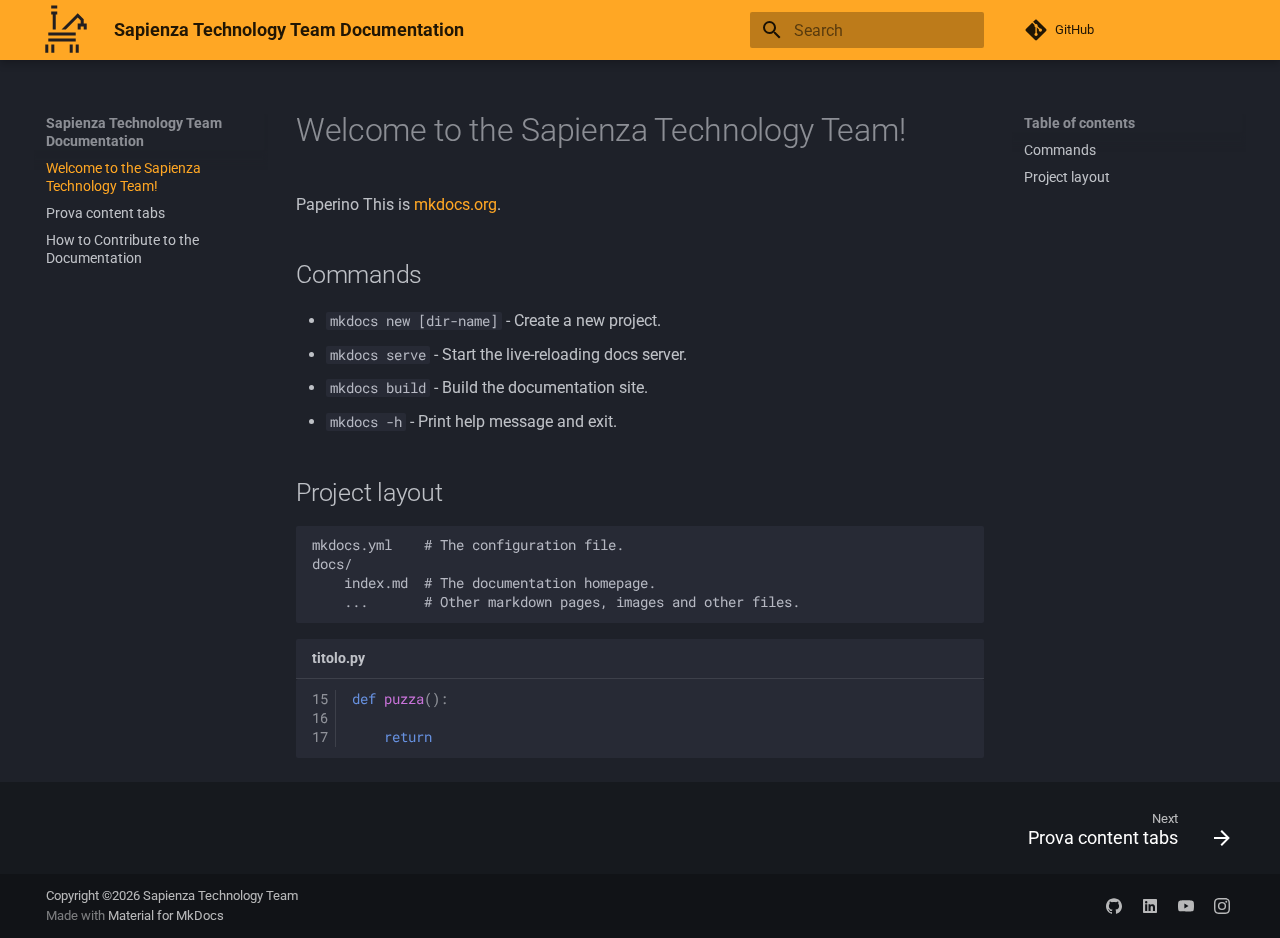
<file: index.html>
<!doctype html>
<html lang="en" class="no-js">
  <head>
    
      <meta charset="utf-8">
      <meta name="viewport" content="width=device-width,initial-scale=1">
      
      
      
        <link rel="canonical" href="https://sapienza-technology.github.io/documentation/">
      
      
      
        <link rel="next" href="prova_content_tabs/">
      
      
        
      
      
      <link rel="icon" href="assets/images/stt_favicon.jpg">
      <meta name="generator" content="mkdocs-1.6.1, mkdocs-material-9.7.2">
    
    
      
        <title>Sapienza Technology Team Documentation</title>
      
    
    
      <link rel="stylesheet" href="assets/stylesheets/main.484c7ddc.min.css">
      
        
        <link rel="stylesheet" href="assets/stylesheets/palette.ab4e12ef.min.css">
      
      


    
    
      
    
    
      
        
        
        <link rel="preconnect" href="https://fonts.gstatic.com" crossorigin>
        <link rel="stylesheet" href="https://fonts.googleapis.com/css?family=Roboto:300,300i,400,400i,700,700i%7CRoboto+Mono:400,400i,700,700i&display=fallback">
        <style>:root{--md-text-font:"Roboto";--md-code-font:"Roboto Mono"}</style>
      
    
    
      <link rel="stylesheet" href="stylesheets/extra.css">
    
    <script>__md_scope=new URL(".",location),__md_hash=e=>[...e].reduce(((e,_)=>(e<<5)-e+_.charCodeAt(0)),0),__md_get=(e,_=localStorage,t=__md_scope)=>JSON.parse(_.getItem(t.pathname+"."+e)),__md_set=(e,_,t=localStorage,a=__md_scope)=>{try{t.setItem(a.pathname+"."+e,JSON.stringify(_))}catch(e){}}</script>
    
      

    
    
  </head>
  
  
    
    
    
    
    
    <body dir="ltr" data-md-color-scheme="slate" data-md-color-primary="orange" data-md-color-accent="deep-orange">
  
    
    <input class="md-toggle" data-md-toggle="drawer" type="checkbox" id="__drawer" autocomplete="off">
    <input class="md-toggle" data-md-toggle="search" type="checkbox" id="__search" autocomplete="off">
    <label class="md-overlay" for="__drawer"></label>
    <div data-md-component="skip">
      
        
        <a href="#welcome-to-the-sapienza-technology-team" class="md-skip">
          Skip to content
        </a>
      
    </div>
    <div data-md-component="announce">
      
    </div>
    
    
      

  

<header class="md-header md-header--shadow" data-md-component="header">
  <nav class="md-header__inner md-grid" aria-label="Header">
    <a href="." title="Sapienza Technology Team Documentation" class="md-header__button md-logo" aria-label="Sapienza Technology Team Documentation" data-md-component="logo">
      
  <img src="assets/images/STT_minimal_BLACK.svg" alt="logo">

    </a>
    <label class="md-header__button md-icon" for="__drawer">
      
      <svg xmlns="http://www.w3.org/2000/svg" viewBox="0 0 24 24"><path d="M3 6h18v2H3zm0 5h18v2H3zm0 5h18v2H3z"/></svg>
    </label>
    <div class="md-header__title" data-md-component="header-title">
      <div class="md-header__ellipsis">
        <div class="md-header__topic">
          <span class="md-ellipsis">
            Sapienza Technology Team Documentation
          </span>
        </div>
        <div class="md-header__topic" data-md-component="header-topic">
          <span class="md-ellipsis">
            
              Welcome to the Sapienza Technology Team!
            
          </span>
        </div>
      </div>
    </div>
    
      
    
    
    
    
      
      
        <label class="md-header__button md-icon" for="__search">
          
          <svg xmlns="http://www.w3.org/2000/svg" viewBox="0 0 24 24"><path d="M9.5 3A6.5 6.5 0 0 1 16 9.5c0 1.61-.59 3.09-1.56 4.23l.27.27h.79l5 5-1.5 1.5-5-5v-.79l-.27-.27A6.52 6.52 0 0 1 9.5 16 6.5 6.5 0 0 1 3 9.5 6.5 6.5 0 0 1 9.5 3m0 2C7 5 5 7 5 9.5S7 14 9.5 14 14 12 14 9.5 12 5 9.5 5"/></svg>
        </label>
        <div class="md-search" data-md-component="search" role="dialog">
  <label class="md-search__overlay" for="__search"></label>
  <div class="md-search__inner" role="search">
    <form class="md-search__form" name="search">
      <input type="text" class="md-search__input" name="query" aria-label="Search" placeholder="Search" autocapitalize="off" autocorrect="off" autocomplete="off" spellcheck="false" data-md-component="search-query" required>
      <label class="md-search__icon md-icon" for="__search">
        
        <svg xmlns="http://www.w3.org/2000/svg" viewBox="0 0 24 24"><path d="M9.5 3A6.5 6.5 0 0 1 16 9.5c0 1.61-.59 3.09-1.56 4.23l.27.27h.79l5 5-1.5 1.5-5-5v-.79l-.27-.27A6.52 6.52 0 0 1 9.5 16 6.5 6.5 0 0 1 3 9.5 6.5 6.5 0 0 1 9.5 3m0 2C7 5 5 7 5 9.5S7 14 9.5 14 14 12 14 9.5 12 5 9.5 5"/></svg>
        
        <svg xmlns="http://www.w3.org/2000/svg" viewBox="0 0 24 24"><path d="M20 11v2H8l5.5 5.5-1.42 1.42L4.16 12l7.92-7.92L13.5 5.5 8 11z"/></svg>
      </label>
      <nav class="md-search__options" aria-label="Search">
        
        <button type="reset" class="md-search__icon md-icon" title="Clear" aria-label="Clear" tabindex="-1">
          
          <svg xmlns="http://www.w3.org/2000/svg" viewBox="0 0 24 24"><path d="M19 6.41 17.59 5 12 10.59 6.41 5 5 6.41 10.59 12 5 17.59 6.41 19 12 13.41 17.59 19 19 17.59 13.41 12z"/></svg>
        </button>
      </nav>
      
    </form>
    <div class="md-search__output">
      <div class="md-search__scrollwrap" tabindex="0" data-md-scrollfix>
        <div class="md-search-result" data-md-component="search-result">
          <div class="md-search-result__meta">
            Initializing search
          </div>
          <ol class="md-search-result__list" role="presentation"></ol>
        </div>
      </div>
    </div>
  </div>
</div>
      
    
    
      <div class="md-header__source">
        <a href="https://github.com/Sapienza-Technology/documentation" title="Go to repository" class="md-source" data-md-component="source">
  <div class="md-source__icon md-icon">
    
    <svg xmlns="http://www.w3.org/2000/svg" viewBox="0 0 448 512"><!--! Font Awesome Free 7.1.0 by @fontawesome - https://fontawesome.com License - https://fontawesome.com/license/free (Icons: CC BY 4.0, Fonts: SIL OFL 1.1, Code: MIT License) Copyright 2025 Fonticons, Inc.--><path d="M439.6 236.1 244 40.5c-5.4-5.5-12.8-8.5-20.4-8.5s-15 3-20.4 8.4L162.5 81l51.5 51.5c27.1-9.1 52.7 16.8 43.4 43.7l49.7 49.7c34.2-11.8 61.2 31 35.5 56.7-26.5 26.5-70.2-2.9-56-37.3L240.3 199v121.9c25.3 12.5 22.3 41.8 9.1 55-6.4 6.4-15.2 10.1-24.3 10.1s-17.8-3.6-24.3-10.1c-17.6-17.6-11.1-46.9 11.2-56v-123c-20.8-8.5-24.6-30.7-18.6-45L142.6 101 8.5 235.1C3 240.6 0 247.9 0 255.5s3 15 8.5 20.4l195.6 195.7c5.4 5.4 12.7 8.4 20.4 8.4s15-3 20.4-8.4l194.7-194.7c5.4-5.4 8.4-12.8 8.4-20.4s-3-15-8.4-20.4"/></svg>
  </div>
  <div class="md-source__repository">
    GitHub
  </div>
</a>
      </div>
    
  </nav>
  
</header>
    
    <div class="md-container" data-md-component="container">
      
      
        
          
        
      
      <main class="md-main" data-md-component="main">
        <div class="md-main__inner md-grid">
          
            
              
              <div class="md-sidebar md-sidebar--primary" data-md-component="sidebar" data-md-type="navigation" >
                <div class="md-sidebar__scrollwrap">
                  <div class="md-sidebar__inner">
                    



<nav class="md-nav md-nav--primary" aria-label="Navigation" data-md-level="0">
  <label class="md-nav__title" for="__drawer">
    <a href="." title="Sapienza Technology Team Documentation" class="md-nav__button md-logo" aria-label="Sapienza Technology Team Documentation" data-md-component="logo">
      
  <img src="assets/images/STT_minimal_BLACK.svg" alt="logo">

    </a>
    Sapienza Technology Team Documentation
  </label>
  
    <div class="md-nav__source">
      <a href="https://github.com/Sapienza-Technology/documentation" title="Go to repository" class="md-source" data-md-component="source">
  <div class="md-source__icon md-icon">
    
    <svg xmlns="http://www.w3.org/2000/svg" viewBox="0 0 448 512"><!--! Font Awesome Free 7.1.0 by @fontawesome - https://fontawesome.com License - https://fontawesome.com/license/free (Icons: CC BY 4.0, Fonts: SIL OFL 1.1, Code: MIT License) Copyright 2025 Fonticons, Inc.--><path d="M439.6 236.1 244 40.5c-5.4-5.5-12.8-8.5-20.4-8.5s-15 3-20.4 8.4L162.5 81l51.5 51.5c27.1-9.1 52.7 16.8 43.4 43.7l49.7 49.7c34.2-11.8 61.2 31 35.5 56.7-26.5 26.5-70.2-2.9-56-37.3L240.3 199v121.9c25.3 12.5 22.3 41.8 9.1 55-6.4 6.4-15.2 10.1-24.3 10.1s-17.8-3.6-24.3-10.1c-17.6-17.6-11.1-46.9 11.2-56v-123c-20.8-8.5-24.6-30.7-18.6-45L142.6 101 8.5 235.1C3 240.6 0 247.9 0 255.5s3 15 8.5 20.4l195.6 195.7c5.4 5.4 12.7 8.4 20.4 8.4s15-3 20.4-8.4l194.7-194.7c5.4-5.4 8.4-12.8 8.4-20.4s-3-15-8.4-20.4"/></svg>
  </div>
  <div class="md-source__repository">
    GitHub
  </div>
</a>
    </div>
  
  <ul class="md-nav__list" data-md-scrollfix>
    
      
      
  
  
    
  
  
  
    <li class="md-nav__item md-nav__item--active">
      
      <input class="md-nav__toggle md-toggle" type="checkbox" id="__toc">
      
      
        
      
      
        <label class="md-nav__link md-nav__link--active" for="__toc">
          
  
  
  <span class="md-ellipsis">
    
  
    Welcome to the Sapienza Technology Team!
  

    
  </span>
  
  

          <span class="md-nav__icon md-icon"></span>
        </label>
      
      <a href="." class="md-nav__link md-nav__link--active">
        
  
  
  <span class="md-ellipsis">
    
  
    Welcome to the Sapienza Technology Team!
  

    
  </span>
  
  

      </a>
      
        

<nav class="md-nav md-nav--secondary" aria-label="Table of contents">
  
  
  
    
  
  
    <label class="md-nav__title" for="__toc">
      <span class="md-nav__icon md-icon"></span>
      Table of contents
    </label>
    <ul class="md-nav__list" data-md-component="toc" data-md-scrollfix>
      
        <li class="md-nav__item">
  <a href="#commands" class="md-nav__link">
    <span class="md-ellipsis">
      
        Commands
      
    </span>
  </a>
  
</li>
      
        <li class="md-nav__item">
  <a href="#project-layout" class="md-nav__link">
    <span class="md-ellipsis">
      
        Project layout
      
    </span>
  </a>
  
</li>
      
    </ul>
  
</nav>
      
    </li>
  

    
      
      
  
  
  
  
    <li class="md-nav__item">
      <a href="prova_content_tabs/" class="md-nav__link">
        
  
  
  <span class="md-ellipsis">
    
  
    Prova content tabs
  

    
  </span>
  
  

      </a>
    </li>
  

    
      
      
  
  
  
  
    <li class="md-nav__item">
      <a href="tutorial_documentation/" class="md-nav__link">
        
  
  
  <span class="md-ellipsis">
    
  
    How to Contribute to the Documentation
  

    
  </span>
  
  

      </a>
    </li>
  

    
  </ul>
</nav>
                  </div>
                </div>
              </div>
            
            
              
              <div class="md-sidebar md-sidebar--secondary" data-md-component="sidebar" data-md-type="toc" >
                <div class="md-sidebar__scrollwrap">
                  <div class="md-sidebar__inner">
                    

<nav class="md-nav md-nav--secondary" aria-label="Table of contents">
  
  
  
    
  
  
    <label class="md-nav__title" for="__toc">
      <span class="md-nav__icon md-icon"></span>
      Table of contents
    </label>
    <ul class="md-nav__list" data-md-component="toc" data-md-scrollfix>
      
        <li class="md-nav__item">
  <a href="#commands" class="md-nav__link">
    <span class="md-ellipsis">
      
        Commands
      
    </span>
  </a>
  
</li>
      
        <li class="md-nav__item">
  <a href="#project-layout" class="md-nav__link">
    <span class="md-ellipsis">
      
        Project layout
      
    </span>
  </a>
  
</li>
      
    </ul>
  
</nav>
                  </div>
                </div>
              </div>
            
          
          
            <div class="md-content" data-md-component="content">
              
              <article class="md-content__inner md-typeset">
                
                  


  
  


<h1 id="welcome-to-the-sapienza-technology-team">Welcome to the Sapienza Technology Team!</h1>
<p>Paperino
This is <a href="https://www.mkdocs.org">mkdocs.org</a>.</p>
<h2 id="commands">Commands</h2>
<ul>
<li><code>mkdocs new [dir-name]</code> - Create a new project.</li>
<li><code>mkdocs serve</code> - Start the live-reloading docs server.</li>
<li><code>mkdocs build</code> - Build the documentation site.</li>
<li><code>mkdocs -h</code> - Print help message and exit.</li>
</ul>
<h2 id="project-layout">Project layout</h2>
<div class="language-text highlight"><pre><span></span><code>mkdocs.yml    # The configuration file.
docs/
    index.md  # The documentation homepage.
    ...       # Other markdown pages, images and other files.
</code></pre></div>
<div class="language-py highlight"><table class="highlighttable"><tr><th colspan="2" class="filename"><span class="filename">titolo.py</span></th></tr><tr><td class="linenos"><div class="linenodiv"><pre><span></span><span class="normal"><a href="#__codelineno-0-15">15</a></span>
<span class="normal"><a href="#__codelineno-0-16">16</a></span>
<span class="normal"><a href="#__codelineno-0-17">17</a></span></pre></div></td><td class="code"><div><pre><span></span><code><span id="__span-0-15"><a id="__codelineno-0-15" name="__codelineno-0-15"></a><span class="k">def</span><span class="w"> </span><span class="nf">puzza</span><span class="p">():</span>
</span><span id="__span-0-16"><a id="__codelineno-0-16" name="__codelineno-0-16"></a>
</span><span id="__span-0-17"><a id="__codelineno-0-17" name="__codelineno-0-17"></a>    <span class="k">return</span> 
</span></code></pre></div></td></tr></table></div>












                
              </article>
            </div>
          
          
<script>var target=document.getElementById(location.hash.slice(1));target&&target.name&&(target.checked=target.name.startsWith("__tabbed_"))</script>
        </div>
        
      </main>
      
        <footer class="md-footer">
  
    
      
      <nav class="md-footer__inner md-grid" aria-label="Footer" >
        
        
          
          <a href="prova_content_tabs/" class="md-footer__link md-footer__link--next" aria-label="Next: Prova content tabs">
            <div class="md-footer__title">
              <span class="md-footer__direction">
                Next
              </span>
              <div class="md-ellipsis">
                Prova content tabs
              </div>
            </div>
            <div class="md-footer__button md-icon">
              
              <svg xmlns="http://www.w3.org/2000/svg" viewBox="0 0 24 24"><path d="M4 11v2h12l-5.5 5.5 1.42 1.42L19.84 12l-7.92-7.92L10.5 5.5 16 11z"/></svg>
            </div>
          </a>
        
      </nav>
    
  
  <div class="md-footer-meta md-typeset">
    <div class="md-footer-meta__inner md-grid">
      <div class="md-copyright">
  
    <div class="md-copyright__highlight">
      Copyright &copy;2026 Sapienza Technology Team
    </div>
  
  
    Made with
    <a href="https://squidfunk.github.io/mkdocs-material/" target="_blank" rel="noopener">
      Material for MkDocs
    </a>
  
</div>
      
        
<div class="md-social">
  
    
    
    
    
      
      
    
    <a href="https://github.com/Sapienza-Technology" target="_blank" rel="noopener" title="github.com" class="md-social__link">
      <svg xmlns="http://www.w3.org/2000/svg" viewBox="0 0 24 24"><path d="M12 .297c-6.63 0-12 5.373-12 12 0 5.303 3.438 9.8 8.205 11.385.6.113.82-.258.82-.577 0-.285-.01-1.04-.015-2.04-3.338.724-4.042-1.61-4.042-1.61C4.422 18.07 3.633 17.7 3.633 17.7c-1.087-.744.084-.729.084-.729 1.205.084 1.838 1.236 1.838 1.236 1.07 1.835 2.809 1.305 3.495.998.108-.776.417-1.305.76-1.605-2.665-.3-5.466-1.332-5.466-5.93 0-1.31.465-2.38 1.235-3.22-.135-.303-.54-1.523.105-3.176 0 0 1.005-.322 3.3 1.23.96-.267 1.98-.399 3-.405 1.02.006 2.04.138 3 .405 2.28-1.552 3.285-1.23 3.285-1.23.645 1.653.24 2.873.12 3.176.765.84 1.23 1.91 1.23 3.22 0 4.61-2.805 5.625-5.475 5.92.42.36.81 1.096.81 2.22 0 1.606-.015 2.896-.015 3.286 0 .315.21.69.825.57C20.565 22.092 24 17.592 24 12.297c0-6.627-5.373-12-12-12"/></svg>
    </a>
  
    
    
    
    
      
      
    
    <a href="https://it.linkedin.com/company/sapienza-technology-team" target="_blank" rel="noopener" title="it.linkedin.com" class="md-social__link">
      <svg xmlns="http://www.w3.org/2000/svg" viewBox="0 0 448 512"><!--! Font Awesome Free 7.1.0 by @fontawesome - https://fontawesome.com License - https://fontawesome.com/license/free (Icons: CC BY 4.0, Fonts: SIL OFL 1.1, Code: MIT License) Copyright 2025 Fonticons, Inc.--><path d="M416 32H31.9C14.3 32 0 46.5 0 64.3v383.4C0 465.5 14.3 480 31.9 480H416c17.6 0 32-14.5 32-32.3V64.3c0-17.8-14.4-32.3-32-32.3M135.4 416H69V202.2h66.5V416zM102.2 96a38.5 38.5 0 1 1 0 77 38.5 38.5 0 1 1 0-77m282.1 320h-66.4V312c0-24.8-.5-56.7-34.5-56.7-34.6 0-39.9 27-39.9 54.9V416h-66.4V202.2h63.7v29.2h.9c8.9-16.8 30.6-34.5 62.9-34.5 67.2 0 79.7 44.3 79.7 101.9z"/></svg>
    </a>
  
    
    
    
    
      
      
    
    <a href="https://www.youtube.com/@technologyteamsapienza6180" target="_blank" rel="noopener" title="www.youtube.com" class="md-social__link">
      <svg xmlns="http://www.w3.org/2000/svg" viewBox="0 0 24 24"><path d="M23.498 6.186a3.02 3.02 0 0 0-2.122-2.136C19.505 3.545 12 3.545 12 3.545s-7.505 0-9.377.505A3.02 3.02 0 0 0 .502 6.186C0 8.07 0 12 0 12s0 3.93.502 5.814a3.02 3.02 0 0 0 2.122 2.136c1.871.505 9.376.505 9.376.505s7.505 0 9.377-.505a3.02 3.02 0 0 0 2.122-2.136C24 15.93 24 12 24 12s0-3.93-.502-5.814M9.545 15.568V8.432L15.818 12z"/></svg>
    </a>
  
    
    
    
    
      
      
    
    <a href="https://www.instagram.com/sapienza_technology_team/" target="_blank" rel="noopener" title="www.instagram.com" class="md-social__link">
      <svg xmlns="http://www.w3.org/2000/svg" viewBox="0 0 24 24"><path d="M7.03.084c-1.277.06-2.149.264-2.91.563a5.9 5.9 0 0 0-2.124 1.388 5.9 5.9 0 0 0-1.38 2.127C.321 4.926.12 5.8.064 7.076s-.069 1.688-.063 4.947.021 3.667.083 4.947c.061 1.277.264 2.149.563 2.911.308.789.72 1.457 1.388 2.123a5.9 5.9 0 0 0 2.129 1.38c.763.295 1.636.496 2.913.552 1.278.056 1.689.069 4.947.063s3.668-.021 4.947-.082c1.28-.06 2.147-.265 2.91-.563a5.9 5.9 0 0 0 2.123-1.388 5.9 5.9 0 0 0 1.38-2.129c.295-.763.496-1.636.551-2.912.056-1.28.07-1.69.063-4.948-.006-3.258-.02-3.667-.081-4.947-.06-1.28-.264-2.148-.564-2.911a5.9 5.9 0 0 0-1.387-2.123 5.86 5.86 0 0 0-2.128-1.38C19.074.322 18.202.12 16.924.066 15.647.009 15.236-.006 11.977 0S8.31.021 7.03.084m.14 21.693c-1.17-.05-1.805-.245-2.228-.408a3.7 3.7 0 0 1-1.382-.895 3.7 3.7 0 0 1-.9-1.378c-.165-.423-.363-1.058-.417-2.228-.06-1.264-.072-1.644-.08-4.848-.006-3.204.006-3.583.061-4.848.05-1.169.246-1.805.408-2.228.216-.561.477-.96.895-1.382a3.7 3.7 0 0 1 1.379-.9c.423-.165 1.057-.361 2.227-.417 1.265-.06 1.644-.072 4.848-.08 3.203-.006 3.583.006 4.85.062 1.168.05 1.804.244 2.227.408.56.216.96.475 1.382.895s.681.817.9 1.378c.165.422.362 1.056.417 2.227.06 1.265.074 1.645.08 4.848.005 3.203-.006 3.583-.061 4.848-.051 1.17-.245 1.805-.408 2.23-.216.56-.477.96-.896 1.38a3.7 3.7 0 0 1-1.378.9c-.422.165-1.058.362-2.226.418-1.266.06-1.645.072-4.85.079s-3.582-.006-4.848-.06m9.783-16.192a1.44 1.44 0 1 0 1.437-1.442 1.44 1.44 0 0 0-1.437 1.442M5.839 12.012a6.161 6.161 0 1 0 12.323-.024 6.162 6.162 0 0 0-12.323.024M8 12.008A4 4 0 1 1 12.008 16 4 4 0 0 1 8 12.008"/></svg>
    </a>
  
</div>
      
    </div>
  </div>
</footer>
      
    </div>
    <div class="md-dialog" data-md-component="dialog">
      <div class="md-dialog__inner md-typeset"></div>
    </div>
    
    
    
      
      
      <script id="__config" type="application/json">{"annotate": null, "base": ".", "features": ["navigation.footer"], "search": "assets/javascripts/workers/search.2c215733.min.js", "tags": null, "translations": {"clipboard.copied": "Copied to clipboard", "clipboard.copy": "Copy to clipboard", "search.result.more.one": "1 more on this page", "search.result.more.other": "# more on this page", "search.result.none": "No matching documents", "search.result.one": "1 matching document", "search.result.other": "# matching documents", "search.result.placeholder": "Type to start searching", "search.result.term.missing": "Missing", "select.version": "Select version"}, "version": null}</script>
    
    
      <script src="assets/javascripts/bundle.79ae519e.min.js"></script>
      
    
  </body>
</html>
</file>
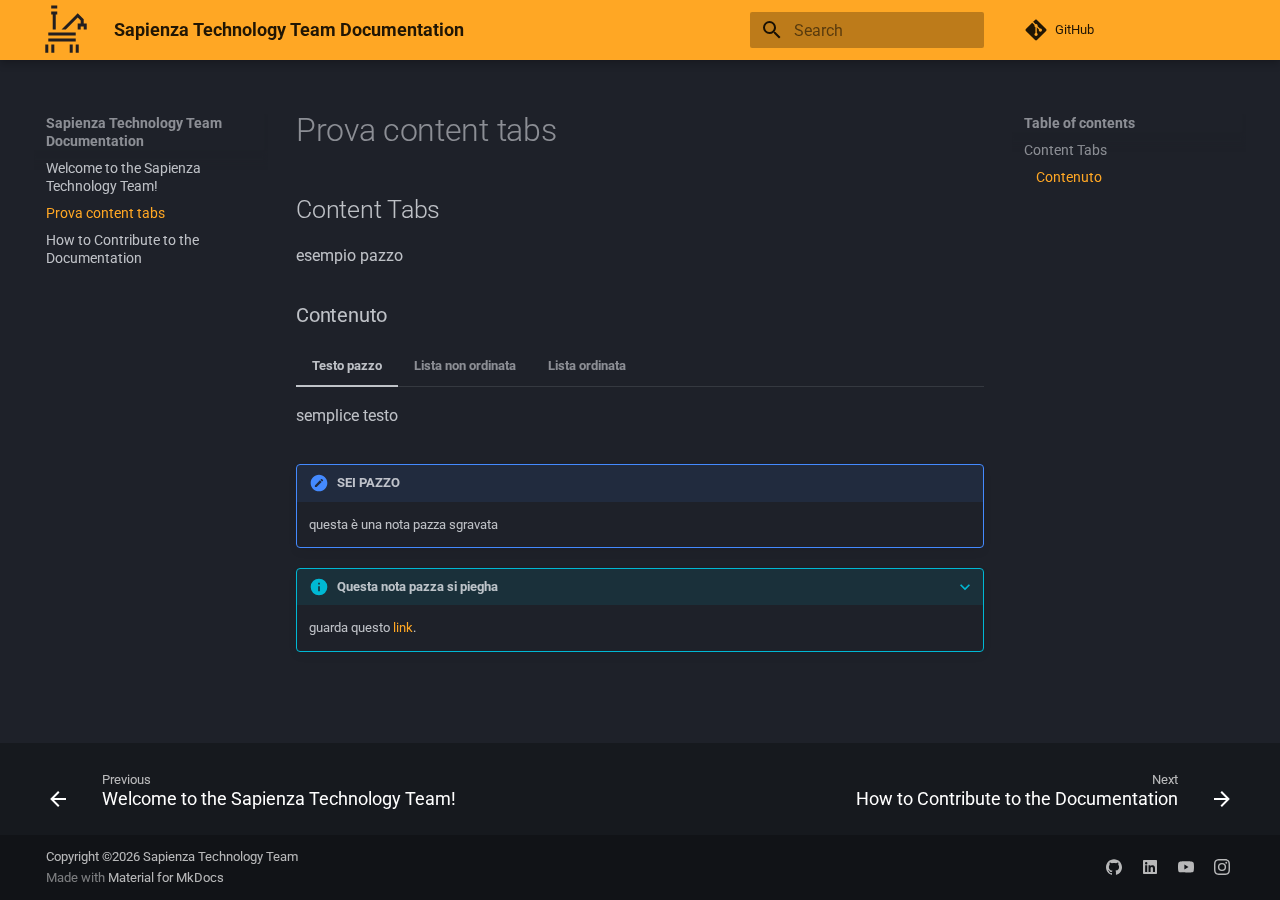
<file: prova_content_tabs/index.html>
<!doctype html>
<html lang="en" class="no-js">
  <head>
    
      <meta charset="utf-8">
      <meta name="viewport" content="width=device-width,initial-scale=1">
      
      
      
        <link rel="canonical" href="https://sapienza-technology.github.io/documentation/prova_content_tabs/">
      
      
        <link rel="prev" href="..">
      
      
        <link rel="next" href="../tutorial_documentation/">
      
      
        
      
      
      <link rel="icon" href="../assets/images/stt_favicon.jpg">
      <meta name="generator" content="mkdocs-1.6.1, mkdocs-material-9.7.2">
    
    
      
        <title>Prova content tabs - Sapienza Technology Team Documentation</title>
      
    
    
      <link rel="stylesheet" href="../assets/stylesheets/main.484c7ddc.min.css">
      
        
        <link rel="stylesheet" href="../assets/stylesheets/palette.ab4e12ef.min.css">
      
      


    
    
      
    
    
      
        
        
        <link rel="preconnect" href="https://fonts.gstatic.com" crossorigin>
        <link rel="stylesheet" href="https://fonts.googleapis.com/css?family=Roboto:300,300i,400,400i,700,700i%7CRoboto+Mono:400,400i,700,700i&display=fallback">
        <style>:root{--md-text-font:"Roboto";--md-code-font:"Roboto Mono"}</style>
      
    
    
      <link rel="stylesheet" href="../stylesheets/extra.css">
    
    <script>__md_scope=new URL("..",location),__md_hash=e=>[...e].reduce(((e,_)=>(e<<5)-e+_.charCodeAt(0)),0),__md_get=(e,_=localStorage,t=__md_scope)=>JSON.parse(_.getItem(t.pathname+"."+e)),__md_set=(e,_,t=localStorage,a=__md_scope)=>{try{t.setItem(a.pathname+"."+e,JSON.stringify(_))}catch(e){}}</script>
    
      

    
    
  </head>
  
  
    
    
    
    
    
    <body dir="ltr" data-md-color-scheme="slate" data-md-color-primary="orange" data-md-color-accent="deep-orange">
  
    
    <input class="md-toggle" data-md-toggle="drawer" type="checkbox" id="__drawer" autocomplete="off">
    <input class="md-toggle" data-md-toggle="search" type="checkbox" id="__search" autocomplete="off">
    <label class="md-overlay" for="__drawer"></label>
    <div data-md-component="skip">
      
        
        <a href="#content-tabs" class="md-skip">
          Skip to content
        </a>
      
    </div>
    <div data-md-component="announce">
      
    </div>
    
    
      

  

<header class="md-header md-header--shadow" data-md-component="header">
  <nav class="md-header__inner md-grid" aria-label="Header">
    <a href=".." title="Sapienza Technology Team Documentation" class="md-header__button md-logo" aria-label="Sapienza Technology Team Documentation" data-md-component="logo">
      
  <img src="../assets/images/STT_minimal_BLACK.svg" alt="logo">

    </a>
    <label class="md-header__button md-icon" for="__drawer">
      
      <svg xmlns="http://www.w3.org/2000/svg" viewBox="0 0 24 24"><path d="M3 6h18v2H3zm0 5h18v2H3zm0 5h18v2H3z"/></svg>
    </label>
    <div class="md-header__title" data-md-component="header-title">
      <div class="md-header__ellipsis">
        <div class="md-header__topic">
          <span class="md-ellipsis">
            Sapienza Technology Team Documentation
          </span>
        </div>
        <div class="md-header__topic" data-md-component="header-topic">
          <span class="md-ellipsis">
            
              Prova content tabs
            
          </span>
        </div>
      </div>
    </div>
    
      
    
    
    
    
      
      
        <label class="md-header__button md-icon" for="__search">
          
          <svg xmlns="http://www.w3.org/2000/svg" viewBox="0 0 24 24"><path d="M9.5 3A6.5 6.5 0 0 1 16 9.5c0 1.61-.59 3.09-1.56 4.23l.27.27h.79l5 5-1.5 1.5-5-5v-.79l-.27-.27A6.52 6.52 0 0 1 9.5 16 6.5 6.5 0 0 1 3 9.5 6.5 6.5 0 0 1 9.5 3m0 2C7 5 5 7 5 9.5S7 14 9.5 14 14 12 14 9.5 12 5 9.5 5"/></svg>
        </label>
        <div class="md-search" data-md-component="search" role="dialog">
  <label class="md-search__overlay" for="__search"></label>
  <div class="md-search__inner" role="search">
    <form class="md-search__form" name="search">
      <input type="text" class="md-search__input" name="query" aria-label="Search" placeholder="Search" autocapitalize="off" autocorrect="off" autocomplete="off" spellcheck="false" data-md-component="search-query" required>
      <label class="md-search__icon md-icon" for="__search">
        
        <svg xmlns="http://www.w3.org/2000/svg" viewBox="0 0 24 24"><path d="M9.5 3A6.5 6.5 0 0 1 16 9.5c0 1.61-.59 3.09-1.56 4.23l.27.27h.79l5 5-1.5 1.5-5-5v-.79l-.27-.27A6.52 6.52 0 0 1 9.5 16 6.5 6.5 0 0 1 3 9.5 6.5 6.5 0 0 1 9.5 3m0 2C7 5 5 7 5 9.5S7 14 9.5 14 14 12 14 9.5 12 5 9.5 5"/></svg>
        
        <svg xmlns="http://www.w3.org/2000/svg" viewBox="0 0 24 24"><path d="M20 11v2H8l5.5 5.5-1.42 1.42L4.16 12l7.92-7.92L13.5 5.5 8 11z"/></svg>
      </label>
      <nav class="md-search__options" aria-label="Search">
        
        <button type="reset" class="md-search__icon md-icon" title="Clear" aria-label="Clear" tabindex="-1">
          
          <svg xmlns="http://www.w3.org/2000/svg" viewBox="0 0 24 24"><path d="M19 6.41 17.59 5 12 10.59 6.41 5 5 6.41 10.59 12 5 17.59 6.41 19 12 13.41 17.59 19 19 17.59 13.41 12z"/></svg>
        </button>
      </nav>
      
    </form>
    <div class="md-search__output">
      <div class="md-search__scrollwrap" tabindex="0" data-md-scrollfix>
        <div class="md-search-result" data-md-component="search-result">
          <div class="md-search-result__meta">
            Initializing search
          </div>
          <ol class="md-search-result__list" role="presentation"></ol>
        </div>
      </div>
    </div>
  </div>
</div>
      
    
    
      <div class="md-header__source">
        <a href="https://github.com/Sapienza-Technology/documentation" title="Go to repository" class="md-source" data-md-component="source">
  <div class="md-source__icon md-icon">
    
    <svg xmlns="http://www.w3.org/2000/svg" viewBox="0 0 448 512"><!--! Font Awesome Free 7.1.0 by @fontawesome - https://fontawesome.com License - https://fontawesome.com/license/free (Icons: CC BY 4.0, Fonts: SIL OFL 1.1, Code: MIT License) Copyright 2025 Fonticons, Inc.--><path d="M439.6 236.1 244 40.5c-5.4-5.5-12.8-8.5-20.4-8.5s-15 3-20.4 8.4L162.5 81l51.5 51.5c27.1-9.1 52.7 16.8 43.4 43.7l49.7 49.7c34.2-11.8 61.2 31 35.5 56.7-26.5 26.5-70.2-2.9-56-37.3L240.3 199v121.9c25.3 12.5 22.3 41.8 9.1 55-6.4 6.4-15.2 10.1-24.3 10.1s-17.8-3.6-24.3-10.1c-17.6-17.6-11.1-46.9 11.2-56v-123c-20.8-8.5-24.6-30.7-18.6-45L142.6 101 8.5 235.1C3 240.6 0 247.9 0 255.5s3 15 8.5 20.4l195.6 195.7c5.4 5.4 12.7 8.4 20.4 8.4s15-3 20.4-8.4l194.7-194.7c5.4-5.4 8.4-12.8 8.4-20.4s-3-15-8.4-20.4"/></svg>
  </div>
  <div class="md-source__repository">
    GitHub
  </div>
</a>
      </div>
    
  </nav>
  
</header>
    
    <div class="md-container" data-md-component="container">
      
      
        
          
        
      
      <main class="md-main" data-md-component="main">
        <div class="md-main__inner md-grid">
          
            
              
              <div class="md-sidebar md-sidebar--primary" data-md-component="sidebar" data-md-type="navigation" >
                <div class="md-sidebar__scrollwrap">
                  <div class="md-sidebar__inner">
                    



<nav class="md-nav md-nav--primary" aria-label="Navigation" data-md-level="0">
  <label class="md-nav__title" for="__drawer">
    <a href=".." title="Sapienza Technology Team Documentation" class="md-nav__button md-logo" aria-label="Sapienza Technology Team Documentation" data-md-component="logo">
      
  <img src="../assets/images/STT_minimal_BLACK.svg" alt="logo">

    </a>
    Sapienza Technology Team Documentation
  </label>
  
    <div class="md-nav__source">
      <a href="https://github.com/Sapienza-Technology/documentation" title="Go to repository" class="md-source" data-md-component="source">
  <div class="md-source__icon md-icon">
    
    <svg xmlns="http://www.w3.org/2000/svg" viewBox="0 0 448 512"><!--! Font Awesome Free 7.1.0 by @fontawesome - https://fontawesome.com License - https://fontawesome.com/license/free (Icons: CC BY 4.0, Fonts: SIL OFL 1.1, Code: MIT License) Copyright 2025 Fonticons, Inc.--><path d="M439.6 236.1 244 40.5c-5.4-5.5-12.8-8.5-20.4-8.5s-15 3-20.4 8.4L162.5 81l51.5 51.5c27.1-9.1 52.7 16.8 43.4 43.7l49.7 49.7c34.2-11.8 61.2 31 35.5 56.7-26.5 26.5-70.2-2.9-56-37.3L240.3 199v121.9c25.3 12.5 22.3 41.8 9.1 55-6.4 6.4-15.2 10.1-24.3 10.1s-17.8-3.6-24.3-10.1c-17.6-17.6-11.1-46.9 11.2-56v-123c-20.8-8.5-24.6-30.7-18.6-45L142.6 101 8.5 235.1C3 240.6 0 247.9 0 255.5s3 15 8.5 20.4l195.6 195.7c5.4 5.4 12.7 8.4 20.4 8.4s15-3 20.4-8.4l194.7-194.7c5.4-5.4 8.4-12.8 8.4-20.4s-3-15-8.4-20.4"/></svg>
  </div>
  <div class="md-source__repository">
    GitHub
  </div>
</a>
    </div>
  
  <ul class="md-nav__list" data-md-scrollfix>
    
      
      
  
  
  
  
    <li class="md-nav__item">
      <a href=".." class="md-nav__link">
        
  
  
  <span class="md-ellipsis">
    
  
    Welcome to the Sapienza Technology Team!
  

    
  </span>
  
  

      </a>
    </li>
  

    
      
      
  
  
    
  
  
  
    <li class="md-nav__item md-nav__item--active">
      
      <input class="md-nav__toggle md-toggle" type="checkbox" id="__toc">
      
      
      
        <label class="md-nav__link md-nav__link--active" for="__toc">
          
  
  
  <span class="md-ellipsis">
    
  
    Prova content tabs
  

    
  </span>
  
  

          <span class="md-nav__icon md-icon"></span>
        </label>
      
      <a href="./" class="md-nav__link md-nav__link--active">
        
  
  
  <span class="md-ellipsis">
    
  
    Prova content tabs
  

    
  </span>
  
  

      </a>
      
        

<nav class="md-nav md-nav--secondary" aria-label="Table of contents">
  
  
  
  
    <label class="md-nav__title" for="__toc">
      <span class="md-nav__icon md-icon"></span>
      Table of contents
    </label>
    <ul class="md-nav__list" data-md-component="toc" data-md-scrollfix>
      
        <li class="md-nav__item">
  <a href="#content-tabs" class="md-nav__link">
    <span class="md-ellipsis">
      
        Content Tabs
      
    </span>
  </a>
  
    <nav class="md-nav" aria-label="Content Tabs">
      <ul class="md-nav__list">
        
          <li class="md-nav__item">
  <a href="#contenuto" class="md-nav__link">
    <span class="md-ellipsis">
      
        Contenuto
      
    </span>
  </a>
  
</li>
        
      </ul>
    </nav>
  
</li>
      
    </ul>
  
</nav>
      
    </li>
  

    
      
      
  
  
  
  
    <li class="md-nav__item">
      <a href="../tutorial_documentation/" class="md-nav__link">
        
  
  
  <span class="md-ellipsis">
    
  
    How to Contribute to the Documentation
  

    
  </span>
  
  

      </a>
    </li>
  

    
  </ul>
</nav>
                  </div>
                </div>
              </div>
            
            
              
              <div class="md-sidebar md-sidebar--secondary" data-md-component="sidebar" data-md-type="toc" >
                <div class="md-sidebar__scrollwrap">
                  <div class="md-sidebar__inner">
                    

<nav class="md-nav md-nav--secondary" aria-label="Table of contents">
  
  
  
  
    <label class="md-nav__title" for="__toc">
      <span class="md-nav__icon md-icon"></span>
      Table of contents
    </label>
    <ul class="md-nav__list" data-md-component="toc" data-md-scrollfix>
      
        <li class="md-nav__item">
  <a href="#content-tabs" class="md-nav__link">
    <span class="md-ellipsis">
      
        Content Tabs
      
    </span>
  </a>
  
    <nav class="md-nav" aria-label="Content Tabs">
      <ul class="md-nav__list">
        
          <li class="md-nav__item">
  <a href="#contenuto" class="md-nav__link">
    <span class="md-ellipsis">
      
        Contenuto
      
    </span>
  </a>
  
</li>
        
      </ul>
    </nav>
  
</li>
      
    </ul>
  
</nav>
                  </div>
                </div>
              </div>
            
          
          
            <div class="md-content" data-md-component="content">
              
              <article class="md-content__inner md-typeset">
                
                  


  
  


  <h1>Prova content tabs</h1>

<h2 id="content-tabs">Content Tabs</h2>
<p>esempio pazzo</p>
<h3 id="contenuto">Contenuto</h3>
<div class="tabbed-set tabbed-alternate" data-tabs="1:3"><input checked="checked" id="__tabbed_1_1" name="__tabbed_1" type="radio" /><input id="__tabbed_1_2" name="__tabbed_1" type="radio" /><input id="__tabbed_1_3" name="__tabbed_1" type="radio" /><div class="tabbed-labels"><label for="__tabbed_1_1">Testo pazzo</label><label for="__tabbed_1_2">Lista non ordinata</label><label for="__tabbed_1_3">Lista ordinata</label></div>
<div class="tabbed-content">
<div class="tabbed-block">
<p>semplice testo</p>
</div>
<div class="tabbed-block">
<ul>
<li>suca</li>
<li>pagliaccio</li>
<li>pazzo</li>
</ul>
</div>
<div class="tabbed-block">
<ol>
<li>Primo</li>
<li>Secondo</li>
<li>Terzo</li>
</ol>
</div>
</div>
</div>
<div class="admonition note">
<p class="admonition-title">SEI PAZZO</p>
<p>questa è una nota pazza sgravata</p>
</div>
<details class="info" open="open">
<summary>Questa nota pazza si piegha</summary>
<p>guarda questo <a href="https://squidfunk.github.io/mkdocs-material/reference/admonitions/?h=ad">link</a>.</p>
</details>












                
              </article>
            </div>
          
          
<script>var target=document.getElementById(location.hash.slice(1));target&&target.name&&(target.checked=target.name.startsWith("__tabbed_"))</script>
        </div>
        
      </main>
      
        <footer class="md-footer">
  
    
      
      <nav class="md-footer__inner md-grid" aria-label="Footer" >
        
          
          <a href=".." class="md-footer__link md-footer__link--prev" aria-label="Previous: Welcome to the Sapienza Technology Team!">
            <div class="md-footer__button md-icon">
              
              <svg xmlns="http://www.w3.org/2000/svg" viewBox="0 0 24 24"><path d="M20 11v2H8l5.5 5.5-1.42 1.42L4.16 12l7.92-7.92L13.5 5.5 8 11z"/></svg>
            </div>
            <div class="md-footer__title">
              <span class="md-footer__direction">
                Previous
              </span>
              <div class="md-ellipsis">
                Welcome to the Sapienza Technology Team!
              </div>
            </div>
          </a>
        
        
          
          <a href="../tutorial_documentation/" class="md-footer__link md-footer__link--next" aria-label="Next: How to Contribute to the Documentation">
            <div class="md-footer__title">
              <span class="md-footer__direction">
                Next
              </span>
              <div class="md-ellipsis">
                How to Contribute to the Documentation
              </div>
            </div>
            <div class="md-footer__button md-icon">
              
              <svg xmlns="http://www.w3.org/2000/svg" viewBox="0 0 24 24"><path d="M4 11v2h12l-5.5 5.5 1.42 1.42L19.84 12l-7.92-7.92L10.5 5.5 16 11z"/></svg>
            </div>
          </a>
        
      </nav>
    
  
  <div class="md-footer-meta md-typeset">
    <div class="md-footer-meta__inner md-grid">
      <div class="md-copyright">
  
    <div class="md-copyright__highlight">
      Copyright &copy;2026 Sapienza Technology Team
    </div>
  
  
    Made with
    <a href="https://squidfunk.github.io/mkdocs-material/" target="_blank" rel="noopener">
      Material for MkDocs
    </a>
  
</div>
      
        
<div class="md-social">
  
    
    
    
    
      
      
    
    <a href="https://github.com/Sapienza-Technology" target="_blank" rel="noopener" title="github.com" class="md-social__link">
      <svg xmlns="http://www.w3.org/2000/svg" viewBox="0 0 24 24"><path d="M12 .297c-6.63 0-12 5.373-12 12 0 5.303 3.438 9.8 8.205 11.385.6.113.82-.258.82-.577 0-.285-.01-1.04-.015-2.04-3.338.724-4.042-1.61-4.042-1.61C4.422 18.07 3.633 17.7 3.633 17.7c-1.087-.744.084-.729.084-.729 1.205.084 1.838 1.236 1.838 1.236 1.07 1.835 2.809 1.305 3.495.998.108-.776.417-1.305.76-1.605-2.665-.3-5.466-1.332-5.466-5.93 0-1.31.465-2.38 1.235-3.22-.135-.303-.54-1.523.105-3.176 0 0 1.005-.322 3.3 1.23.96-.267 1.98-.399 3-.405 1.02.006 2.04.138 3 .405 2.28-1.552 3.285-1.23 3.285-1.23.645 1.653.24 2.873.12 3.176.765.84 1.23 1.91 1.23 3.22 0 4.61-2.805 5.625-5.475 5.92.42.36.81 1.096.81 2.22 0 1.606-.015 2.896-.015 3.286 0 .315.21.69.825.57C20.565 22.092 24 17.592 24 12.297c0-6.627-5.373-12-12-12"/></svg>
    </a>
  
    
    
    
    
      
      
    
    <a href="https://it.linkedin.com/company/sapienza-technology-team" target="_blank" rel="noopener" title="it.linkedin.com" class="md-social__link">
      <svg xmlns="http://www.w3.org/2000/svg" viewBox="0 0 448 512"><!--! Font Awesome Free 7.1.0 by @fontawesome - https://fontawesome.com License - https://fontawesome.com/license/free (Icons: CC BY 4.0, Fonts: SIL OFL 1.1, Code: MIT License) Copyright 2025 Fonticons, Inc.--><path d="M416 32H31.9C14.3 32 0 46.5 0 64.3v383.4C0 465.5 14.3 480 31.9 480H416c17.6 0 32-14.5 32-32.3V64.3c0-17.8-14.4-32.3-32-32.3M135.4 416H69V202.2h66.5V416zM102.2 96a38.5 38.5 0 1 1 0 77 38.5 38.5 0 1 1 0-77m282.1 320h-66.4V312c0-24.8-.5-56.7-34.5-56.7-34.6 0-39.9 27-39.9 54.9V416h-66.4V202.2h63.7v29.2h.9c8.9-16.8 30.6-34.5 62.9-34.5 67.2 0 79.7 44.3 79.7 101.9z"/></svg>
    </a>
  
    
    
    
    
      
      
    
    <a href="https://www.youtube.com/@technologyteamsapienza6180" target="_blank" rel="noopener" title="www.youtube.com" class="md-social__link">
      <svg xmlns="http://www.w3.org/2000/svg" viewBox="0 0 24 24"><path d="M23.498 6.186a3.02 3.02 0 0 0-2.122-2.136C19.505 3.545 12 3.545 12 3.545s-7.505 0-9.377.505A3.02 3.02 0 0 0 .502 6.186C0 8.07 0 12 0 12s0 3.93.502 5.814a3.02 3.02 0 0 0 2.122 2.136c1.871.505 9.376.505 9.376.505s7.505 0 9.377-.505a3.02 3.02 0 0 0 2.122-2.136C24 15.93 24 12 24 12s0-3.93-.502-5.814M9.545 15.568V8.432L15.818 12z"/></svg>
    </a>
  
    
    
    
    
      
      
    
    <a href="https://www.instagram.com/sapienza_technology_team/" target="_blank" rel="noopener" title="www.instagram.com" class="md-social__link">
      <svg xmlns="http://www.w3.org/2000/svg" viewBox="0 0 24 24"><path d="M7.03.084c-1.277.06-2.149.264-2.91.563a5.9 5.9 0 0 0-2.124 1.388 5.9 5.9 0 0 0-1.38 2.127C.321 4.926.12 5.8.064 7.076s-.069 1.688-.063 4.947.021 3.667.083 4.947c.061 1.277.264 2.149.563 2.911.308.789.72 1.457 1.388 2.123a5.9 5.9 0 0 0 2.129 1.38c.763.295 1.636.496 2.913.552 1.278.056 1.689.069 4.947.063s3.668-.021 4.947-.082c1.28-.06 2.147-.265 2.91-.563a5.9 5.9 0 0 0 2.123-1.388 5.9 5.9 0 0 0 1.38-2.129c.295-.763.496-1.636.551-2.912.056-1.28.07-1.69.063-4.948-.006-3.258-.02-3.667-.081-4.947-.06-1.28-.264-2.148-.564-2.911a5.9 5.9 0 0 0-1.387-2.123 5.86 5.86 0 0 0-2.128-1.38C19.074.322 18.202.12 16.924.066 15.647.009 15.236-.006 11.977 0S8.31.021 7.03.084m.14 21.693c-1.17-.05-1.805-.245-2.228-.408a3.7 3.7 0 0 1-1.382-.895 3.7 3.7 0 0 1-.9-1.378c-.165-.423-.363-1.058-.417-2.228-.06-1.264-.072-1.644-.08-4.848-.006-3.204.006-3.583.061-4.848.05-1.169.246-1.805.408-2.228.216-.561.477-.96.895-1.382a3.7 3.7 0 0 1 1.379-.9c.423-.165 1.057-.361 2.227-.417 1.265-.06 1.644-.072 4.848-.08 3.203-.006 3.583.006 4.85.062 1.168.05 1.804.244 2.227.408.56.216.96.475 1.382.895s.681.817.9 1.378c.165.422.362 1.056.417 2.227.06 1.265.074 1.645.08 4.848.005 3.203-.006 3.583-.061 4.848-.051 1.17-.245 1.805-.408 2.23-.216.56-.477.96-.896 1.38a3.7 3.7 0 0 1-1.378.9c-.422.165-1.058.362-2.226.418-1.266.06-1.645.072-4.85.079s-3.582-.006-4.848-.06m9.783-16.192a1.44 1.44 0 1 0 1.437-1.442 1.44 1.44 0 0 0-1.437 1.442M5.839 12.012a6.161 6.161 0 1 0 12.323-.024 6.162 6.162 0 0 0-12.323.024M8 12.008A4 4 0 1 1 12.008 16 4 4 0 0 1 8 12.008"/></svg>
    </a>
  
</div>
      
    </div>
  </div>
</footer>
      
    </div>
    <div class="md-dialog" data-md-component="dialog">
      <div class="md-dialog__inner md-typeset"></div>
    </div>
    
    
    
      
      
      <script id="__config" type="application/json">{"annotate": null, "base": "..", "features": ["navigation.footer"], "search": "../assets/javascripts/workers/search.2c215733.min.js", "tags": null, "translations": {"clipboard.copied": "Copied to clipboard", "clipboard.copy": "Copy to clipboard", "search.result.more.one": "1 more on this page", "search.result.more.other": "# more on this page", "search.result.none": "No matching documents", "search.result.one": "1 matching document", "search.result.other": "# matching documents", "search.result.placeholder": "Type to start searching", "search.result.term.missing": "Missing", "select.version": "Select version"}, "version": null}</script>
    
    
      <script src="../assets/javascripts/bundle.79ae519e.min.js"></script>
      
    
  </body>
</html>
</file>
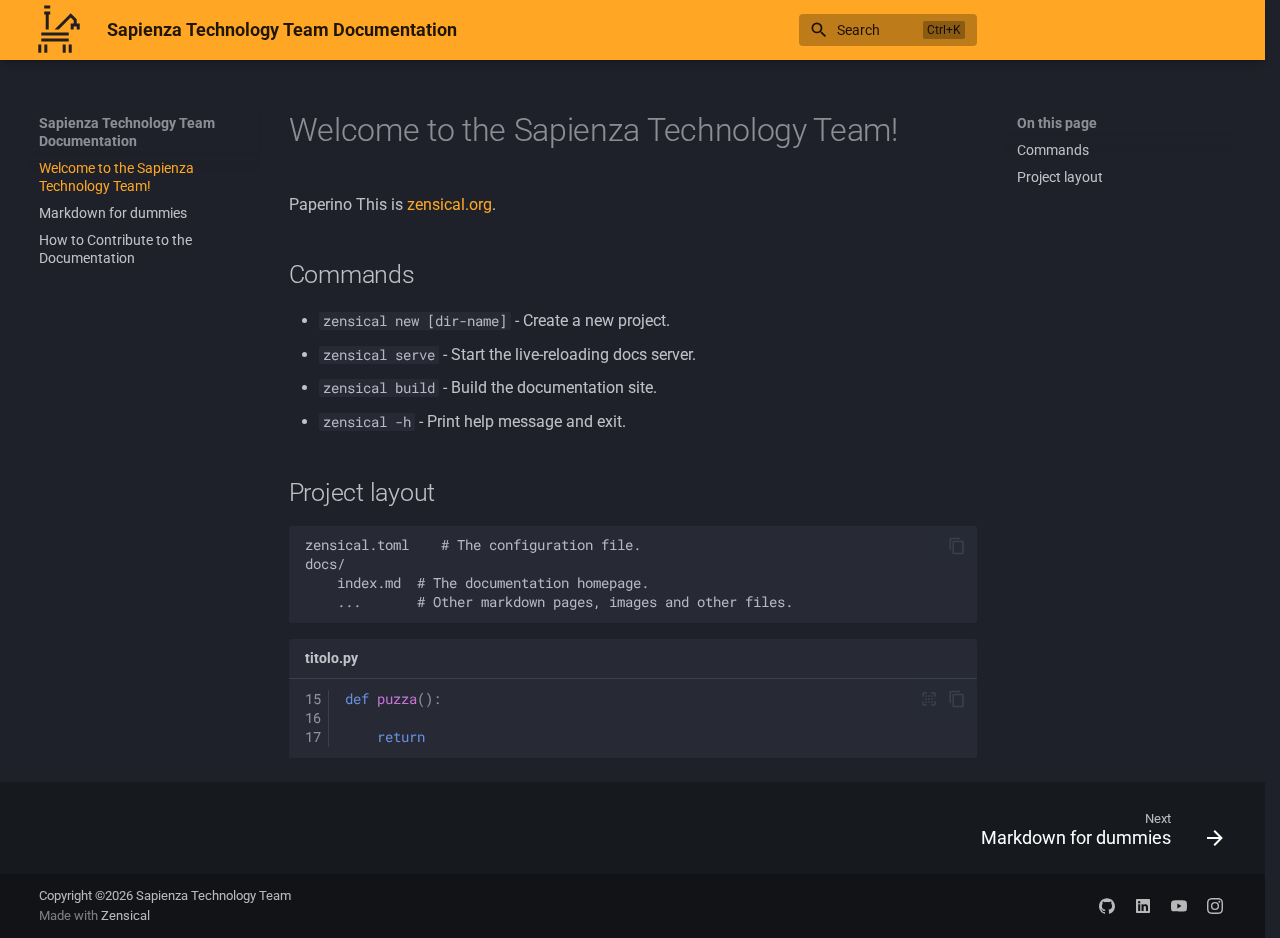
<file: site/index.html>
<!doctype html>
<html lang="en" class="no-js">
  <head>
    
      <meta charset="utf-8">
      <meta name="viewport" content="width=device-width,initial-scale=1">
      
        <meta name="description" content="A new project generated from the default template project.">
      
      
        <meta name="author" content="SASA STT">
      
      
        <link rel="canonical" href="https://sapienza-technology.github.io/documentation/">
      
      
      
        <link rel="next" href="./prova_content_tabs/">
      
      
        
      
      
      <link rel="icon" href="./assets/images/stt_favicon.jpg">
      <meta name="generator" content="zensical-0.0.23">
    
    
      
        <title>Welcome to the Sapienza Technology Team! - Sapienza Technology Team Documentation</title>
      
    
    
      
        
      
      <link rel="stylesheet" href="./assets/stylesheets/classic/main.d9d44b50.min.css">
      
        
          
        
        <link rel="stylesheet" href="./assets/stylesheets/classic/palette.7dc9a0ad.min.css">
      
      


    
    
      
    
    
      
        
        
        <link rel="preconnect" href="https://fonts.gstatic.com" crossorigin>
        <link rel="stylesheet" href="https://fonts.googleapis.com/css?family=Roboto:300,300i,400,400i,500,500i,700,700i%7CRoboto+Mono:400,400i,700,700i&display=fallback">
        <style>:root{--md-text-font:"Roboto";--md-code-font:"Roboto Mono"}</style>
      
    
    
      <link rel="stylesheet" href="./stylesheets/extra.css">
    
    <script>__md_scope=new URL(".",location),__md_hash=e=>[...e].reduce(((e,t)=>(e<<5)-e+t.charCodeAt(0)),0),__md_get=(e,t=localStorage,a=__md_scope)=>JSON.parse(t.getItem(a.pathname+"."+e)),__md_set=(e,t,a=localStorage,_=__md_scope)=>{try{a.setItem(_.pathname+"."+e,JSON.stringify(t))}catch(e){}},document.documentElement.setAttribute("data-platform",navigator.platform)</script>
    
      

    
    
  </head>
  
  
    
    
      
    
    
    
    
    <body dir="ltr" data-md-color-scheme="slate" data-md-color-primary="orange" data-md-color-accent="deep-orange">
  
    
    <input class="md-toggle" data-md-toggle="drawer" type="checkbox" id="__drawer" autocomplete="off">
    <input class="md-toggle" data-md-toggle="search" type="checkbox" id="__search" autocomplete="off">
    <label class="md-overlay" for="__drawer"></label>
    <div data-md-component="skip">
      
        
        <a href="#welcome-to-the-sapienza-technology-team" class="md-skip">
          Skip to content
        </a>
      
    </div>
    <div data-md-component="announce">
      
    </div>
    
    
      

  

<header class="md-header md-header--shadow" data-md-component="header">
  <nav class="md-header__inner md-grid" aria-label="Header">
    <a href="./." title="Sapienza Technology Team Documentation" class="md-header__button md-logo" aria-label="Sapienza Technology Team Documentation" data-md-component="logo">
      
  <img src="./assets/images/STT_minimal_BLACK.svg" alt="logo">

    </a>
    <label class="md-header__button md-icon" for="__drawer">
      
      <svg xmlns="http://www.w3.org/2000/svg" viewBox="0 0 24 24"><path d="M3 6h18v2H3zm0 5h18v2H3zm0 5h18v2H3z"/></svg>
    </label>
    <div class="md-header__title" data-md-component="header-title">
      <div class="md-header__ellipsis">
        <div class="md-header__topic">
          <span class="md-ellipsis">
            Sapienza Technology Team Documentation
          </span>
        </div>
        <div class="md-header__topic" data-md-component="header-topic">
          <span class="md-ellipsis">
            
              Welcome to the Sapienza Technology Team!
            
          </span>
        </div>
      </div>
    </div>
    
      
        <form class="md-header__option" data-md-component="palette">
  
    
    
    
    <input class="md-option" data-md-color-media="none" data-md-color-scheme="slate" data-md-color-primary="orange" data-md-color-accent="deep-orange"  aria-hidden="true"  type="radio" name="__palette" id="__palette_0">
    
  
</form>
      
    
    
      <script>var palette=__md_get("__palette");if(palette&&palette.color){if("(prefers-color-scheme)"===palette.color.media){var media=matchMedia("(prefers-color-scheme: light)"),input=document.querySelector(media.matches?"[data-md-color-media='(prefers-color-scheme: light)']":"[data-md-color-media='(prefers-color-scheme: dark)']");palette.color.media=input.getAttribute("data-md-color-media"),palette.color.scheme=input.getAttribute("data-md-color-scheme"),palette.color.primary=input.getAttribute("data-md-color-primary"),palette.color.accent=input.getAttribute("data-md-color-accent")}for(var[key,value]of Object.entries(palette.color))document.body.setAttribute("data-md-color-"+key,value)}</script>
    
    
    
      
      
        <label class="md-header__button md-icon" for="__search">
          
          <svg xmlns="http://www.w3.org/2000/svg" viewBox="0 0 24 24"><path d="M9.5 3A6.5 6.5 0 0 1 16 9.5c0 1.61-.59 3.09-1.56 4.23l.27.27h.79l5 5-1.5 1.5-5-5v-.79l-.27-.27A6.52 6.52 0 0 1 9.5 16 6.5 6.5 0 0 1 3 9.5 6.5 6.5 0 0 1 9.5 3m0 2C7 5 5 7 5 9.5S7 14 9.5 14 14 12 14 9.5 12 5 9.5 5"/></svg>
        </label>
        <div class="md-search" data-md-component="search" role="dialog" aria-label="Search">
  <button type="button" class="md-search__button">
    Search
  </button>
</div>
      
    
    <div class="md-header__source">
      
    </div>
  </nav>
  
</header>
    
    <div class="md-container" data-md-component="container">
      
      
        
          
        
      
      <main class="md-main" data-md-component="main">
        <div class="md-main__inner md-grid">
          
            
              
              <div class="md-sidebar md-sidebar--primary" data-md-component="sidebar" data-md-type="navigation" >
                <div class="md-sidebar__scrollwrap">
                  <div class="md-sidebar__inner">
                    



<nav class="md-nav md-nav--primary" aria-label="Navigation" data-md-level="0">
  <label class="md-nav__title" for="__drawer">
    <a href="./." title="Sapienza Technology Team Documentation" class="md-nav__button md-logo" aria-label="Sapienza Technology Team Documentation" data-md-component="logo">
      
  <img src="./assets/images/STT_minimal_BLACK.svg" alt="logo">

    </a>
    Sapienza Technology Team Documentation
  </label>
  
  <ul class="md-nav__list" data-md-scrollfix>
    
      
      
  
  
    
  
  
  
    <li class="md-nav__item md-nav__item--active">
      
      <input class="md-nav__toggle md-toggle" type="checkbox" id="__toc">
      
      
        
      
      
        <label class="md-nav__link md-nav__link--active" for="__toc">
          
  
  
  <span class="md-ellipsis">
    
  
    Welcome to the Sapienza Technology Team!
  

    
  </span>
  
  

          <span class="md-nav__icon md-icon"></span>
        </label>
      
      <a href="./." class="md-nav__link md-nav__link--active">
        
  
  
  <span class="md-ellipsis">
    
  
    Welcome to the Sapienza Technology Team!
  

    
  </span>
  
  

      </a>
      
        


<nav class="md-nav md-nav--secondary" aria-label="On this page">
  
  
  
    
  
  
    <label class="md-nav__title" for="__toc">
      <span class="md-nav__icon md-icon"></span>
      On this page
    </label>
    <ul class="md-nav__list" data-md-component="toc" data-md-scrollfix>
      
        <li class="md-nav__item">
  <a href="#commands" class="md-nav__link">
    <span class="md-ellipsis">
      
        Commands
      
    </span>
  </a>
  
</li>
      
        <li class="md-nav__item">
  <a href="#project-layout" class="md-nav__link">
    <span class="md-ellipsis">
      
        Project layout
      
    </span>
  </a>
  
</li>
      
    </ul>
  
</nav>
      
    </li>
  

    
      
      
  
  
  
  
    <li class="md-nav__item">
      <a href="./prova_content_tabs/" class="md-nav__link">
        
  
  
  <span class="md-ellipsis">
    
  
    Markdown for dummies
  

    
  </span>
  
  

      </a>
    </li>
  

    
      
      
  
  
  
  
    <li class="md-nav__item">
      <a href="./tutorial_documentation/" class="md-nav__link">
        
  
  
  <span class="md-ellipsis">
    
  
    How to Contribute to the Documentation
  

    
  </span>
  
  

      </a>
    </li>
  

    
  </ul>
</nav>
                  </div>
                </div>
              </div>
            
            
              
              <div class="md-sidebar md-sidebar--secondary" data-md-component="sidebar" data-md-type="toc" >
                <div class="md-sidebar__scrollwrap">
                  <div class="md-sidebar__inner">
                    


<nav class="md-nav md-nav--secondary" aria-label="On this page">
  
  
  
    
  
  
    <label class="md-nav__title" for="__toc">
      <span class="md-nav__icon md-icon"></span>
      On this page
    </label>
    <ul class="md-nav__list" data-md-component="toc" data-md-scrollfix>
      
        <li class="md-nav__item">
  <a href="#commands" class="md-nav__link">
    <span class="md-ellipsis">
      
        Commands
      
    </span>
  </a>
  
</li>
      
        <li class="md-nav__item">
  <a href="#project-layout" class="md-nav__link">
    <span class="md-ellipsis">
      
        Project layout
      
    </span>
  </a>
  
</li>
      
    </ul>
  
</nav>
                  </div>
                </div>
              </div>
            
          
          
            <div class="md-content" data-md-component="content">
              
                



  


              
              <article class="md-content__inner md-typeset">
                
                  

<h1 id="welcome-to-the-sapienza-technology-team">Welcome to the Sapienza Technology Team!<a class="headerlink" href="#welcome-to-the-sapienza-technology-team" title="Permanent link">&para;</a></h1>
<p>Paperino
This is <a href="https://www.zensical.org">zensical.org</a>.</p>
<h2 id="commands">Commands<a class="headerlink" href="#commands" title="Permanent link">&para;</a></h2>
<ul>
<li><code>zensical new [dir-name]</code> - Create a new project.</li>
<li><code>zensical serve</code> - Start the live-reloading docs server.</li>
<li><code>zensical build</code> - Build the documentation site.</li>
<li><code>zensical -h</code> - Print help message and exit.</li>
</ul>
<h2 id="project-layout">Project layout<a class="headerlink" href="#project-layout" title="Permanent link">&para;</a></h2>
<div class="language-text highlight"><pre><span></span><code>zensical.toml    # The configuration file.
docs/
    index.md  # The documentation homepage.
    ...       # Other markdown pages, images and other files.
</code></pre></div>
<div class="language-py highlight"><table class="highlighttable"><tr><th colspan="2" class="filename"><span class="filename">titolo.py</span></th></tr><tr><td class="linenos"><div class="linenodiv"><pre><span></span><span class="normal"><a href="#__codelineno-0-15">15</a></span>
<span class="normal"><a href="#__codelineno-0-16">16</a></span>
<span class="normal"><a href="#__codelineno-0-17">17</a></span></pre></div></td><td class="code"><div><pre><span></span><code><span id="__span-0-15"><a id="__codelineno-0-15" name="__codelineno-0-15"></a><span class="k">def</span><span class="w"> </span><span class="nf">puzza</span><span class="p">():</span>
</span><span id="__span-0-16"><a id="__codelineno-0-16" name="__codelineno-0-16"></a>
</span><span id="__span-0-17"><a id="__codelineno-0-17" name="__codelineno-0-17"></a>    <span class="k">return</span> 
</span></code></pre></div></td></tr></table></div>














                
              </article>
            </div>
          
          
  <script>var tabs=__md_get("__tabs");if(Array.isArray(tabs))e:for(var set of document.querySelectorAll(".tabbed-set")){var labels=set.querySelector(".tabbed-labels");for(var tab of tabs)for(var label of labels.getElementsByTagName("label"))if(label.innerText.trim()===tab){var input=document.getElementById(label.htmlFor);input.checked=!0;continue e}}</script>

<script>var target=document.getElementById(location.hash.slice(1));target&&target.name&&(target.checked=target.name.startsWith("__tabbed_"))</script>
        </div>
        
          <button type="button" class="md-top md-icon" data-md-component="top" hidden>
  
  <svg xmlns="http://www.w3.org/2000/svg" viewBox="0 0 24 24"><path d="M13 20h-2V8l-5.5 5.5-1.42-1.42L12 4.16l7.92 7.92-1.42 1.42L13 8z"/></svg>
  Back to top
</button>
        
      </main>
      
        <footer class="md-footer">
  
    
      
      <nav class="md-footer__inner md-grid" aria-label="Footer" >
        
        
          
          <a href="./prova_content_tabs/" class="md-footer__link md-footer__link--next" aria-label="Next: Markdown for dummies">
            <div class="md-footer__title">
              <span class="md-footer__direction">
                Next
              </span>
              <div class="md-ellipsis">
                Markdown for dummies
              </div>
            </div>
            <div class="md-footer__button md-icon">
              
              <svg xmlns="http://www.w3.org/2000/svg" viewBox="0 0 24 24"><path d="M4 11v2h12l-5.5 5.5 1.42 1.42L19.84 12l-7.92-7.92L10.5 5.5 16 11z"/></svg>
            </div>
          </a>
        
      </nav>
    
  
  <div class="md-footer-meta md-typeset">
    <div class="md-footer-meta__inner md-grid">
      <div class="md-copyright">
  
    <div class="md-copyright__highlight">
      Copyright &copy;2026 Sapienza Technology Team
    </div>
  
  
    Made with
    <a href="https://zensical.org/" target="_blank" rel="noopener">
      Zensical
    </a>
  
</div>
      
        
<div class="md-social">
  
    
    
    
    
      
      
    
    <a href="https://github.com/Sapienza-Technology" target="_blank" rel="noopener" title="github.com" class="md-social__link">
      <svg xmlns="http://www.w3.org/2000/svg" viewBox="0 0 24 24"><path d="M12 .297c-6.63 0-12 5.373-12 12 0 5.303 3.438 9.8 8.205 11.385.6.113.82-.258.82-.577 0-.285-.01-1.04-.015-2.04-3.338.724-4.042-1.61-4.042-1.61C4.422 18.07 3.633 17.7 3.633 17.7c-1.087-.744.084-.729.084-.729 1.205.084 1.838 1.236 1.838 1.236 1.07 1.835 2.809 1.305 3.495.998.108-.776.417-1.305.76-1.605-2.665-.3-5.466-1.332-5.466-5.93 0-1.31.465-2.38 1.235-3.22-.135-.303-.54-1.523.105-3.176 0 0 1.005-.322 3.3 1.23.96-.267 1.98-.399 3-.405 1.02.006 2.04.138 3 .405 2.28-1.552 3.285-1.23 3.285-1.23.645 1.653.24 2.873.12 3.176.765.84 1.23 1.91 1.23 3.22 0 4.61-2.805 5.625-5.475 5.92.42.36.81 1.096.81 2.22 0 1.606-.015 2.896-.015 3.286 0 .315.21.69.825.57C20.565 22.092 24 17.592 24 12.297c0-6.627-5.373-12-12-12"/></svg>
    </a>
  
    
    
    
    
      
      
    
    <a href="https://it.linkedin.com/company/sapienza-technology-team" target="_blank" rel="noopener" title="it.linkedin.com" class="md-social__link">
      <svg xmlns="http://www.w3.org/2000/svg" viewBox="0 0 448 512"><!--! Font Awesome Free 7.1.0 by @fontawesome - https://fontawesome.com License - https://fontawesome.com/license/free (Icons: CC BY 4.0, Fonts: SIL OFL 1.1, Code: MIT License) Copyright 2025 Fonticons, Inc.--><path fill="currentColor" d="M416 32H31.9C14.3 32 0 46.5 0 64.3v383.4C0 465.5 14.3 480 31.9 480H416c17.6 0 32-14.5 32-32.3V64.3c0-17.8-14.4-32.3-32-32.3M135.4 416H69V202.2h66.5V416zM102.2 96a38.5 38.5 0 1 1 0 77 38.5 38.5 0 1 1 0-77m282.1 320h-66.4V312c0-24.8-.5-56.7-34.5-56.7-34.6 0-39.9 27-39.9 54.9V416h-66.4V202.2h63.7v29.2h.9c8.9-16.8 30.6-34.5 62.9-34.5 67.2 0 79.7 44.3 79.7 101.9z"/></svg>
    </a>
  
    
    
    
    
      
      
    
    <a href="https://www.youtube.com/@technologyteamsapienza6180" target="_blank" rel="noopener" title="www.youtube.com" class="md-social__link">
      <svg xmlns="http://www.w3.org/2000/svg" viewBox="0 0 24 24"><path d="M23.498 6.186a3.02 3.02 0 0 0-2.122-2.136C19.505 3.545 12 3.545 12 3.545s-7.505 0-9.377.505A3.02 3.02 0 0 0 .502 6.186C0 8.07 0 12 0 12s0 3.93.502 5.814a3.02 3.02 0 0 0 2.122 2.136c1.871.505 9.376.505 9.376.505s7.505 0 9.377-.505a3.02 3.02 0 0 0 2.122-2.136C24 15.93 24 12 24 12s0-3.93-.502-5.814M9.545 15.568V8.432L15.818 12z"/></svg>
    </a>
  
    
    
    
    
      
      
    
    <a href="https://www.instagram.com/sapienza_technology_team/" target="_blank" rel="noopener" title="www.instagram.com" class="md-social__link">
      <svg xmlns="http://www.w3.org/2000/svg" viewBox="0 0 24 24"><path d="M7.03.084c-1.277.06-2.149.264-2.91.563a5.9 5.9 0 0 0-2.124 1.388 5.9 5.9 0 0 0-1.38 2.127C.321 4.926.12 5.8.064 7.076s-.069 1.688-.063 4.947.021 3.667.083 4.947c.061 1.277.264 2.149.563 2.911.308.789.72 1.457 1.388 2.123a5.9 5.9 0 0 0 2.129 1.38c.763.295 1.636.496 2.913.552 1.278.056 1.689.069 4.947.063s3.668-.021 4.947-.082c1.28-.06 2.147-.265 2.91-.563a5.9 5.9 0 0 0 2.123-1.388 5.9 5.9 0 0 0 1.38-2.129c.295-.763.496-1.636.551-2.912.056-1.28.07-1.69.063-4.948-.006-3.258-.02-3.667-.081-4.947-.06-1.28-.264-2.148-.564-2.911a5.9 5.9 0 0 0-1.387-2.123 5.86 5.86 0 0 0-2.128-1.38C19.074.322 18.202.12 16.924.066 15.647.009 15.236-.006 11.977 0S8.31.021 7.03.084m.14 21.693c-1.17-.05-1.805-.245-2.228-.408a3.7 3.7 0 0 1-1.382-.895 3.7 3.7 0 0 1-.9-1.378c-.165-.423-.363-1.058-.417-2.228-.06-1.264-.072-1.644-.08-4.848-.006-3.204.006-3.583.061-4.848.05-1.169.246-1.805.408-2.228.216-.561.477-.96.895-1.382a3.7 3.7 0 0 1 1.379-.9c.423-.165 1.057-.361 2.227-.417 1.265-.06 1.644-.072 4.848-.08 3.203-.006 3.583.006 4.85.062 1.168.05 1.804.244 2.227.408.56.216.96.475 1.382.895s.681.817.9 1.378c.165.422.362 1.056.417 2.227.06 1.265.074 1.645.08 4.848.005 3.203-.006 3.583-.061 4.848-.051 1.17-.245 1.805-.408 2.23-.216.56-.477.96-.896 1.38a3.7 3.7 0 0 1-1.378.9c-.422.165-1.058.362-2.226.418-1.266.06-1.645.072-4.85.079s-3.582-.006-4.848-.06m9.783-16.192a1.44 1.44 0 1 0 1.437-1.442 1.44 1.44 0 0 0-1.437 1.442M5.839 12.012a6.161 6.161 0 1 0 12.323-.024 6.162 6.162 0 0 0-12.323.024M8 12.008A4 4 0 1 1 12.008 16 4 4 0 0 1 8 12.008"/></svg>
    </a>
  
</div>
      
    </div>
  </div>
</footer>
      
    </div>
    <div class="md-dialog" data-md-component="dialog">
      <div class="md-dialog__inner md-typeset"></div>
    </div>
    
    
    
      
      
      
      <script id="__config" type="application/json">{"annotate":null,"base":".","features":["announce.dismiss","content.code.annotate","content.code.copy","content.code.select","content.footnote.tooltips","content.tabs.link","content.tooltips","navigation.footer","navigation.indexes","navigation.instant","navigation.instant.prefetch","navigation.path","navigation.sections","navigation.top","navigation.tracking","search.highlight"],"search":"./assets/javascripts/workers/search.e2d2d235.min.js","tags":null,"translations":{"clipboard.copied":"Copied to clipboard","clipboard.copy":"Copy to clipboard","search.result.more.one":"1 more on this page","search.result.more.other":"# more on this page","search.result.none":"No matching documents","search.result.one":"1 matching document","search.result.other":"# matching documents","search.result.placeholder":"Type to start searching","search.result.term.missing":"Missing","select.version":"Select version"},"version":null}</script>
    
    
      <script src="./assets/javascripts/bundle.5fcf0de6.min.js"></script>
      
    
  </body>
</html>
</file>
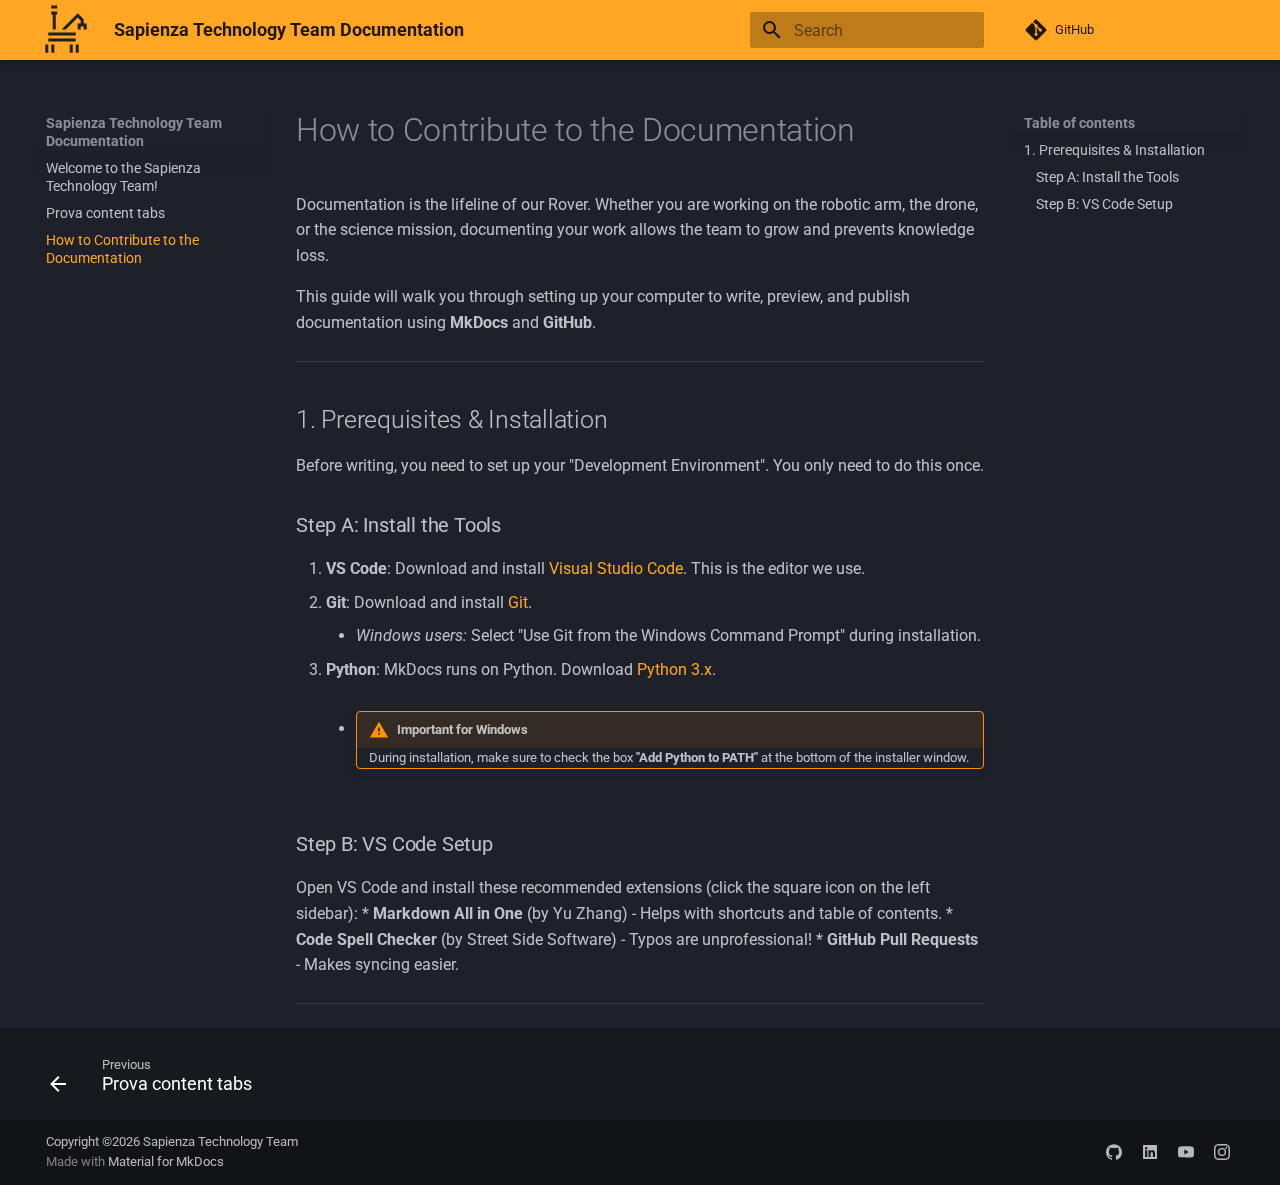
<file: tutorial_documentation/index.html>
<!doctype html>
<html lang="en" class="no-js">
  <head>
    
      <meta charset="utf-8">
      <meta name="viewport" content="width=device-width,initial-scale=1">
      
      
      
        <link rel="canonical" href="https://sapienza-technology.github.io/documentation/tutorial_documentation/">
      
      
        <link rel="prev" href="../prova_content_tabs/">
      
      
      
        
      
      
      <link rel="icon" href="../assets/images/stt_favicon.jpg">
      <meta name="generator" content="mkdocs-1.6.1, mkdocs-material-9.7.2">
    
    
      
        <title>How to Contribute to the Documentation - Sapienza Technology Team Documentation</title>
      
    
    
      <link rel="stylesheet" href="../assets/stylesheets/main.484c7ddc.min.css">
      
        
        <link rel="stylesheet" href="../assets/stylesheets/palette.ab4e12ef.min.css">
      
      


    
    
      
    
    
      
        
        
        <link rel="preconnect" href="https://fonts.gstatic.com" crossorigin>
        <link rel="stylesheet" href="https://fonts.googleapis.com/css?family=Roboto:300,300i,400,400i,700,700i%7CRoboto+Mono:400,400i,700,700i&display=fallback">
        <style>:root{--md-text-font:"Roboto";--md-code-font:"Roboto Mono"}</style>
      
    
    
      <link rel="stylesheet" href="../stylesheets/extra.css">
    
    <script>__md_scope=new URL("..",location),__md_hash=e=>[...e].reduce(((e,_)=>(e<<5)-e+_.charCodeAt(0)),0),__md_get=(e,_=localStorage,t=__md_scope)=>JSON.parse(_.getItem(t.pathname+"."+e)),__md_set=(e,_,t=localStorage,a=__md_scope)=>{try{t.setItem(a.pathname+"."+e,JSON.stringify(_))}catch(e){}}</script>
    
      

    
    
  </head>
  
  
    
    
    
    
    
    <body dir="ltr" data-md-color-scheme="slate" data-md-color-primary="orange" data-md-color-accent="deep-orange">
  
    
    <input class="md-toggle" data-md-toggle="drawer" type="checkbox" id="__drawer" autocomplete="off">
    <input class="md-toggle" data-md-toggle="search" type="checkbox" id="__search" autocomplete="off">
    <label class="md-overlay" for="__drawer"></label>
    <div data-md-component="skip">
      
        
        <a href="#how-to-contribute-to-the-documentation" class="md-skip">
          Skip to content
        </a>
      
    </div>
    <div data-md-component="announce">
      
    </div>
    
    
      

  

<header class="md-header md-header--shadow" data-md-component="header">
  <nav class="md-header__inner md-grid" aria-label="Header">
    <a href=".." title="Sapienza Technology Team Documentation" class="md-header__button md-logo" aria-label="Sapienza Technology Team Documentation" data-md-component="logo">
      
  <img src="../assets/images/STT_minimal_BLACK.svg" alt="logo">

    </a>
    <label class="md-header__button md-icon" for="__drawer">
      
      <svg xmlns="http://www.w3.org/2000/svg" viewBox="0 0 24 24"><path d="M3 6h18v2H3zm0 5h18v2H3zm0 5h18v2H3z"/></svg>
    </label>
    <div class="md-header__title" data-md-component="header-title">
      <div class="md-header__ellipsis">
        <div class="md-header__topic">
          <span class="md-ellipsis">
            Sapienza Technology Team Documentation
          </span>
        </div>
        <div class="md-header__topic" data-md-component="header-topic">
          <span class="md-ellipsis">
            
              How to Contribute to the Documentation
            
          </span>
        </div>
      </div>
    </div>
    
      
    
    
    
    
      
      
        <label class="md-header__button md-icon" for="__search">
          
          <svg xmlns="http://www.w3.org/2000/svg" viewBox="0 0 24 24"><path d="M9.5 3A6.5 6.5 0 0 1 16 9.5c0 1.61-.59 3.09-1.56 4.23l.27.27h.79l5 5-1.5 1.5-5-5v-.79l-.27-.27A6.52 6.52 0 0 1 9.5 16 6.5 6.5 0 0 1 3 9.5 6.5 6.5 0 0 1 9.5 3m0 2C7 5 5 7 5 9.5S7 14 9.5 14 14 12 14 9.5 12 5 9.5 5"/></svg>
        </label>
        <div class="md-search" data-md-component="search" role="dialog">
  <label class="md-search__overlay" for="__search"></label>
  <div class="md-search__inner" role="search">
    <form class="md-search__form" name="search">
      <input type="text" class="md-search__input" name="query" aria-label="Search" placeholder="Search" autocapitalize="off" autocorrect="off" autocomplete="off" spellcheck="false" data-md-component="search-query" required>
      <label class="md-search__icon md-icon" for="__search">
        
        <svg xmlns="http://www.w3.org/2000/svg" viewBox="0 0 24 24"><path d="M9.5 3A6.5 6.5 0 0 1 16 9.5c0 1.61-.59 3.09-1.56 4.23l.27.27h.79l5 5-1.5 1.5-5-5v-.79l-.27-.27A6.52 6.52 0 0 1 9.5 16 6.5 6.5 0 0 1 3 9.5 6.5 6.5 0 0 1 9.5 3m0 2C7 5 5 7 5 9.5S7 14 9.5 14 14 12 14 9.5 12 5 9.5 5"/></svg>
        
        <svg xmlns="http://www.w3.org/2000/svg" viewBox="0 0 24 24"><path d="M20 11v2H8l5.5 5.5-1.42 1.42L4.16 12l7.92-7.92L13.5 5.5 8 11z"/></svg>
      </label>
      <nav class="md-search__options" aria-label="Search">
        
        <button type="reset" class="md-search__icon md-icon" title="Clear" aria-label="Clear" tabindex="-1">
          
          <svg xmlns="http://www.w3.org/2000/svg" viewBox="0 0 24 24"><path d="M19 6.41 17.59 5 12 10.59 6.41 5 5 6.41 10.59 12 5 17.59 6.41 19 12 13.41 17.59 19 19 17.59 13.41 12z"/></svg>
        </button>
      </nav>
      
    </form>
    <div class="md-search__output">
      <div class="md-search__scrollwrap" tabindex="0" data-md-scrollfix>
        <div class="md-search-result" data-md-component="search-result">
          <div class="md-search-result__meta">
            Initializing search
          </div>
          <ol class="md-search-result__list" role="presentation"></ol>
        </div>
      </div>
    </div>
  </div>
</div>
      
    
    
      <div class="md-header__source">
        <a href="https://github.com/Sapienza-Technology/documentation" title="Go to repository" class="md-source" data-md-component="source">
  <div class="md-source__icon md-icon">
    
    <svg xmlns="http://www.w3.org/2000/svg" viewBox="0 0 448 512"><!--! Font Awesome Free 7.1.0 by @fontawesome - https://fontawesome.com License - https://fontawesome.com/license/free (Icons: CC BY 4.0, Fonts: SIL OFL 1.1, Code: MIT License) Copyright 2025 Fonticons, Inc.--><path d="M439.6 236.1 244 40.5c-5.4-5.5-12.8-8.5-20.4-8.5s-15 3-20.4 8.4L162.5 81l51.5 51.5c27.1-9.1 52.7 16.8 43.4 43.7l49.7 49.7c34.2-11.8 61.2 31 35.5 56.7-26.5 26.5-70.2-2.9-56-37.3L240.3 199v121.9c25.3 12.5 22.3 41.8 9.1 55-6.4 6.4-15.2 10.1-24.3 10.1s-17.8-3.6-24.3-10.1c-17.6-17.6-11.1-46.9 11.2-56v-123c-20.8-8.5-24.6-30.7-18.6-45L142.6 101 8.5 235.1C3 240.6 0 247.9 0 255.5s3 15 8.5 20.4l195.6 195.7c5.4 5.4 12.7 8.4 20.4 8.4s15-3 20.4-8.4l194.7-194.7c5.4-5.4 8.4-12.8 8.4-20.4s-3-15-8.4-20.4"/></svg>
  </div>
  <div class="md-source__repository">
    GitHub
  </div>
</a>
      </div>
    
  </nav>
  
</header>
    
    <div class="md-container" data-md-component="container">
      
      
        
          
        
      
      <main class="md-main" data-md-component="main">
        <div class="md-main__inner md-grid">
          
            
              
              <div class="md-sidebar md-sidebar--primary" data-md-component="sidebar" data-md-type="navigation" >
                <div class="md-sidebar__scrollwrap">
                  <div class="md-sidebar__inner">
                    



<nav class="md-nav md-nav--primary" aria-label="Navigation" data-md-level="0">
  <label class="md-nav__title" for="__drawer">
    <a href=".." title="Sapienza Technology Team Documentation" class="md-nav__button md-logo" aria-label="Sapienza Technology Team Documentation" data-md-component="logo">
      
  <img src="../assets/images/STT_minimal_BLACK.svg" alt="logo">

    </a>
    Sapienza Technology Team Documentation
  </label>
  
    <div class="md-nav__source">
      <a href="https://github.com/Sapienza-Technology/documentation" title="Go to repository" class="md-source" data-md-component="source">
  <div class="md-source__icon md-icon">
    
    <svg xmlns="http://www.w3.org/2000/svg" viewBox="0 0 448 512"><!--! Font Awesome Free 7.1.0 by @fontawesome - https://fontawesome.com License - https://fontawesome.com/license/free (Icons: CC BY 4.0, Fonts: SIL OFL 1.1, Code: MIT License) Copyright 2025 Fonticons, Inc.--><path d="M439.6 236.1 244 40.5c-5.4-5.5-12.8-8.5-20.4-8.5s-15 3-20.4 8.4L162.5 81l51.5 51.5c27.1-9.1 52.7 16.8 43.4 43.7l49.7 49.7c34.2-11.8 61.2 31 35.5 56.7-26.5 26.5-70.2-2.9-56-37.3L240.3 199v121.9c25.3 12.5 22.3 41.8 9.1 55-6.4 6.4-15.2 10.1-24.3 10.1s-17.8-3.6-24.3-10.1c-17.6-17.6-11.1-46.9 11.2-56v-123c-20.8-8.5-24.6-30.7-18.6-45L142.6 101 8.5 235.1C3 240.6 0 247.9 0 255.5s3 15 8.5 20.4l195.6 195.7c5.4 5.4 12.7 8.4 20.4 8.4s15-3 20.4-8.4l194.7-194.7c5.4-5.4 8.4-12.8 8.4-20.4s-3-15-8.4-20.4"/></svg>
  </div>
  <div class="md-source__repository">
    GitHub
  </div>
</a>
    </div>
  
  <ul class="md-nav__list" data-md-scrollfix>
    
      
      
  
  
  
  
    <li class="md-nav__item">
      <a href=".." class="md-nav__link">
        
  
  
  <span class="md-ellipsis">
    
  
    Welcome to the Sapienza Technology Team!
  

    
  </span>
  
  

      </a>
    </li>
  

    
      
      
  
  
  
  
    <li class="md-nav__item">
      <a href="../prova_content_tabs/" class="md-nav__link">
        
  
  
  <span class="md-ellipsis">
    
  
    Prova content tabs
  

    
  </span>
  
  

      </a>
    </li>
  

    
      
      
  
  
    
  
  
  
    <li class="md-nav__item md-nav__item--active">
      
      <input class="md-nav__toggle md-toggle" type="checkbox" id="__toc">
      
      
        
      
      
        <label class="md-nav__link md-nav__link--active" for="__toc">
          
  
  
  <span class="md-ellipsis">
    
  
    How to Contribute to the Documentation
  

    
  </span>
  
  

          <span class="md-nav__icon md-icon"></span>
        </label>
      
      <a href="./" class="md-nav__link md-nav__link--active">
        
  
  
  <span class="md-ellipsis">
    
  
    How to Contribute to the Documentation
  

    
  </span>
  
  

      </a>
      
        

<nav class="md-nav md-nav--secondary" aria-label="Table of contents">
  
  
  
    
  
  
    <label class="md-nav__title" for="__toc">
      <span class="md-nav__icon md-icon"></span>
      Table of contents
    </label>
    <ul class="md-nav__list" data-md-component="toc" data-md-scrollfix>
      
        <li class="md-nav__item">
  <a href="#1-prerequisites-installation" class="md-nav__link">
    <span class="md-ellipsis">
      
        1. Prerequisites &amp; Installation
      
    </span>
  </a>
  
    <nav class="md-nav" aria-label="1. Prerequisites &amp; Installation">
      <ul class="md-nav__list">
        
          <li class="md-nav__item">
  <a href="#step-a-install-the-tools" class="md-nav__link">
    <span class="md-ellipsis">
      
        Step A: Install the Tools
      
    </span>
  </a>
  
</li>
        
          <li class="md-nav__item">
  <a href="#step-b-vs-code-setup" class="md-nav__link">
    <span class="md-ellipsis">
      
        Step B: VS Code Setup
      
    </span>
  </a>
  
</li>
        
      </ul>
    </nav>
  
</li>
      
    </ul>
  
</nav>
      
    </li>
  

    
  </ul>
</nav>
                  </div>
                </div>
              </div>
            
            
              
              <div class="md-sidebar md-sidebar--secondary" data-md-component="sidebar" data-md-type="toc" >
                <div class="md-sidebar__scrollwrap">
                  <div class="md-sidebar__inner">
                    

<nav class="md-nav md-nav--secondary" aria-label="Table of contents">
  
  
  
    
  
  
    <label class="md-nav__title" for="__toc">
      <span class="md-nav__icon md-icon"></span>
      Table of contents
    </label>
    <ul class="md-nav__list" data-md-component="toc" data-md-scrollfix>
      
        <li class="md-nav__item">
  <a href="#1-prerequisites-installation" class="md-nav__link">
    <span class="md-ellipsis">
      
        1. Prerequisites &amp; Installation
      
    </span>
  </a>
  
    <nav class="md-nav" aria-label="1. Prerequisites &amp; Installation">
      <ul class="md-nav__list">
        
          <li class="md-nav__item">
  <a href="#step-a-install-the-tools" class="md-nav__link">
    <span class="md-ellipsis">
      
        Step A: Install the Tools
      
    </span>
  </a>
  
</li>
        
          <li class="md-nav__item">
  <a href="#step-b-vs-code-setup" class="md-nav__link">
    <span class="md-ellipsis">
      
        Step B: VS Code Setup
      
    </span>
  </a>
  
</li>
        
      </ul>
    </nav>
  
</li>
      
    </ul>
  
</nav>
                  </div>
                </div>
              </div>
            
          
          
            <div class="md-content" data-md-component="content">
              
              <article class="md-content__inner md-typeset">
                
                  


  
  


<h1 id="how-to-contribute-to-the-documentation">How to Contribute to the Documentation</h1>
<p>Documentation is the lifeline of our Rover. Whether you are working on the robotic arm, the drone, or the science mission, documenting your work allows the team to grow and prevents knowledge loss.</p>
<p>This guide will walk you through setting up your computer to write, preview, and publish documentation using <strong>MkDocs</strong> and <strong>GitHub</strong>.</p>
<hr />
<h2 id="1-prerequisites-installation">1. Prerequisites &amp; Installation</h2>
<p>Before writing, you need to set up your "Development Environment". You only need to do this once.</p>
<h3 id="step-a-install-the-tools">Step A: Install the Tools</h3>
<ol>
<li><strong>VS Code</strong>: Download and install <a href="https://code.visualstudio.com/">Visual Studio Code</a>. This is the editor we use.</li>
<li><strong>Git</strong>: Download and install <a href="https://git-scm.com/downloads">Git</a>.<ul>
<li><em>Windows users:</em> Select "Use Git from the Windows Command Prompt" during installation.</li>
</ul>
</li>
<li><strong>Python</strong>: MkDocs runs on Python. Download <a href="https://www.python.org/downloads/">Python 3.x</a>.<ul>
<li>
<div class="admonition warning">
<p class="admonition-title">Important for Windows</p>
During installation, make sure to check the box <strong>"Add Python to PATH"</strong> at the bottom of the installer window.</div>
</li>
</ul>
</li>
</ol>
<h3 id="step-b-vs-code-setup">Step B: VS Code Setup</h3>
<p>Open VS Code and install these recommended extensions (click the square icon on the left sidebar):
*   <strong>Markdown All in One</strong> (by Yu Zhang) - Helps with shortcuts and table of contents.
*   <strong>Code Spell Checker</strong> (by Street Side Software) - Typos are unprofessional!
*   <strong>GitHub Pull Requests</strong> - Makes syncing easier.</p>
<hr />












                
              </article>
            </div>
          
          
<script>var target=document.getElementById(location.hash.slice(1));target&&target.name&&(target.checked=target.name.startsWith("__tabbed_"))</script>
        </div>
        
      </main>
      
        <footer class="md-footer">
  
    
      
      <nav class="md-footer__inner md-grid" aria-label="Footer" >
        
          
          <a href="../prova_content_tabs/" class="md-footer__link md-footer__link--prev" aria-label="Previous: Prova content tabs">
            <div class="md-footer__button md-icon">
              
              <svg xmlns="http://www.w3.org/2000/svg" viewBox="0 0 24 24"><path d="M20 11v2H8l5.5 5.5-1.42 1.42L4.16 12l7.92-7.92L13.5 5.5 8 11z"/></svg>
            </div>
            <div class="md-footer__title">
              <span class="md-footer__direction">
                Previous
              </span>
              <div class="md-ellipsis">
                Prova content tabs
              </div>
            </div>
          </a>
        
        
      </nav>
    
  
  <div class="md-footer-meta md-typeset">
    <div class="md-footer-meta__inner md-grid">
      <div class="md-copyright">
  
    <div class="md-copyright__highlight">
      Copyright &copy;2026 Sapienza Technology Team
    </div>
  
  
    Made with
    <a href="https://squidfunk.github.io/mkdocs-material/" target="_blank" rel="noopener">
      Material for MkDocs
    </a>
  
</div>
      
        
<div class="md-social">
  
    
    
    
    
      
      
    
    <a href="https://github.com/Sapienza-Technology" target="_blank" rel="noopener" title="github.com" class="md-social__link">
      <svg xmlns="http://www.w3.org/2000/svg" viewBox="0 0 24 24"><path d="M12 .297c-6.63 0-12 5.373-12 12 0 5.303 3.438 9.8 8.205 11.385.6.113.82-.258.82-.577 0-.285-.01-1.04-.015-2.04-3.338.724-4.042-1.61-4.042-1.61C4.422 18.07 3.633 17.7 3.633 17.7c-1.087-.744.084-.729.084-.729 1.205.084 1.838 1.236 1.838 1.236 1.07 1.835 2.809 1.305 3.495.998.108-.776.417-1.305.76-1.605-2.665-.3-5.466-1.332-5.466-5.93 0-1.31.465-2.38 1.235-3.22-.135-.303-.54-1.523.105-3.176 0 0 1.005-.322 3.3 1.23.96-.267 1.98-.399 3-.405 1.02.006 2.04.138 3 .405 2.28-1.552 3.285-1.23 3.285-1.23.645 1.653.24 2.873.12 3.176.765.84 1.23 1.91 1.23 3.22 0 4.61-2.805 5.625-5.475 5.92.42.36.81 1.096.81 2.22 0 1.606-.015 2.896-.015 3.286 0 .315.21.69.825.57C20.565 22.092 24 17.592 24 12.297c0-6.627-5.373-12-12-12"/></svg>
    </a>
  
    
    
    
    
      
      
    
    <a href="https://it.linkedin.com/company/sapienza-technology-team" target="_blank" rel="noopener" title="it.linkedin.com" class="md-social__link">
      <svg xmlns="http://www.w3.org/2000/svg" viewBox="0 0 448 512"><!--! Font Awesome Free 7.1.0 by @fontawesome - https://fontawesome.com License - https://fontawesome.com/license/free (Icons: CC BY 4.0, Fonts: SIL OFL 1.1, Code: MIT License) Copyright 2025 Fonticons, Inc.--><path d="M416 32H31.9C14.3 32 0 46.5 0 64.3v383.4C0 465.5 14.3 480 31.9 480H416c17.6 0 32-14.5 32-32.3V64.3c0-17.8-14.4-32.3-32-32.3M135.4 416H69V202.2h66.5V416zM102.2 96a38.5 38.5 0 1 1 0 77 38.5 38.5 0 1 1 0-77m282.1 320h-66.4V312c0-24.8-.5-56.7-34.5-56.7-34.6 0-39.9 27-39.9 54.9V416h-66.4V202.2h63.7v29.2h.9c8.9-16.8 30.6-34.5 62.9-34.5 67.2 0 79.7 44.3 79.7 101.9z"/></svg>
    </a>
  
    
    
    
    
      
      
    
    <a href="https://www.youtube.com/@technologyteamsapienza6180" target="_blank" rel="noopener" title="www.youtube.com" class="md-social__link">
      <svg xmlns="http://www.w3.org/2000/svg" viewBox="0 0 24 24"><path d="M23.498 6.186a3.02 3.02 0 0 0-2.122-2.136C19.505 3.545 12 3.545 12 3.545s-7.505 0-9.377.505A3.02 3.02 0 0 0 .502 6.186C0 8.07 0 12 0 12s0 3.93.502 5.814a3.02 3.02 0 0 0 2.122 2.136c1.871.505 9.376.505 9.376.505s7.505 0 9.377-.505a3.02 3.02 0 0 0 2.122-2.136C24 15.93 24 12 24 12s0-3.93-.502-5.814M9.545 15.568V8.432L15.818 12z"/></svg>
    </a>
  
    
    
    
    
      
      
    
    <a href="https://www.instagram.com/sapienza_technology_team/" target="_blank" rel="noopener" title="www.instagram.com" class="md-social__link">
      <svg xmlns="http://www.w3.org/2000/svg" viewBox="0 0 24 24"><path d="M7.03.084c-1.277.06-2.149.264-2.91.563a5.9 5.9 0 0 0-2.124 1.388 5.9 5.9 0 0 0-1.38 2.127C.321 4.926.12 5.8.064 7.076s-.069 1.688-.063 4.947.021 3.667.083 4.947c.061 1.277.264 2.149.563 2.911.308.789.72 1.457 1.388 2.123a5.9 5.9 0 0 0 2.129 1.38c.763.295 1.636.496 2.913.552 1.278.056 1.689.069 4.947.063s3.668-.021 4.947-.082c1.28-.06 2.147-.265 2.91-.563a5.9 5.9 0 0 0 2.123-1.388 5.9 5.9 0 0 0 1.38-2.129c.295-.763.496-1.636.551-2.912.056-1.28.07-1.69.063-4.948-.006-3.258-.02-3.667-.081-4.947-.06-1.28-.264-2.148-.564-2.911a5.9 5.9 0 0 0-1.387-2.123 5.86 5.86 0 0 0-2.128-1.38C19.074.322 18.202.12 16.924.066 15.647.009 15.236-.006 11.977 0S8.31.021 7.03.084m.14 21.693c-1.17-.05-1.805-.245-2.228-.408a3.7 3.7 0 0 1-1.382-.895 3.7 3.7 0 0 1-.9-1.378c-.165-.423-.363-1.058-.417-2.228-.06-1.264-.072-1.644-.08-4.848-.006-3.204.006-3.583.061-4.848.05-1.169.246-1.805.408-2.228.216-.561.477-.96.895-1.382a3.7 3.7 0 0 1 1.379-.9c.423-.165 1.057-.361 2.227-.417 1.265-.06 1.644-.072 4.848-.08 3.203-.006 3.583.006 4.85.062 1.168.05 1.804.244 2.227.408.56.216.96.475 1.382.895s.681.817.9 1.378c.165.422.362 1.056.417 2.227.06 1.265.074 1.645.08 4.848.005 3.203-.006 3.583-.061 4.848-.051 1.17-.245 1.805-.408 2.23-.216.56-.477.96-.896 1.38a3.7 3.7 0 0 1-1.378.9c-.422.165-1.058.362-2.226.418-1.266.06-1.645.072-4.85.079s-3.582-.006-4.848-.06m9.783-16.192a1.44 1.44 0 1 0 1.437-1.442 1.44 1.44 0 0 0-1.437 1.442M5.839 12.012a6.161 6.161 0 1 0 12.323-.024 6.162 6.162 0 0 0-12.323.024M8 12.008A4 4 0 1 1 12.008 16 4 4 0 0 1 8 12.008"/></svg>
    </a>
  
</div>
      
    </div>
  </div>
</footer>
      
    </div>
    <div class="md-dialog" data-md-component="dialog">
      <div class="md-dialog__inner md-typeset"></div>
    </div>
    
    
    
      
      
      <script id="__config" type="application/json">{"annotate": null, "base": "..", "features": ["navigation.footer"], "search": "../assets/javascripts/workers/search.2c215733.min.js", "tags": null, "translations": {"clipboard.copied": "Copied to clipboard", "clipboard.copy": "Copy to clipboard", "search.result.more.one": "1 more on this page", "search.result.more.other": "# more on this page", "search.result.none": "No matching documents", "search.result.one": "1 matching document", "search.result.other": "# matching documents", "search.result.placeholder": "Type to start searching", "search.result.term.missing": "Missing", "select.version": "Select version"}, "version": null}</script>
    
    
      <script src="../assets/javascripts/bundle.79ae519e.min.js"></script>
      
    
  </body>
</html>
</file>
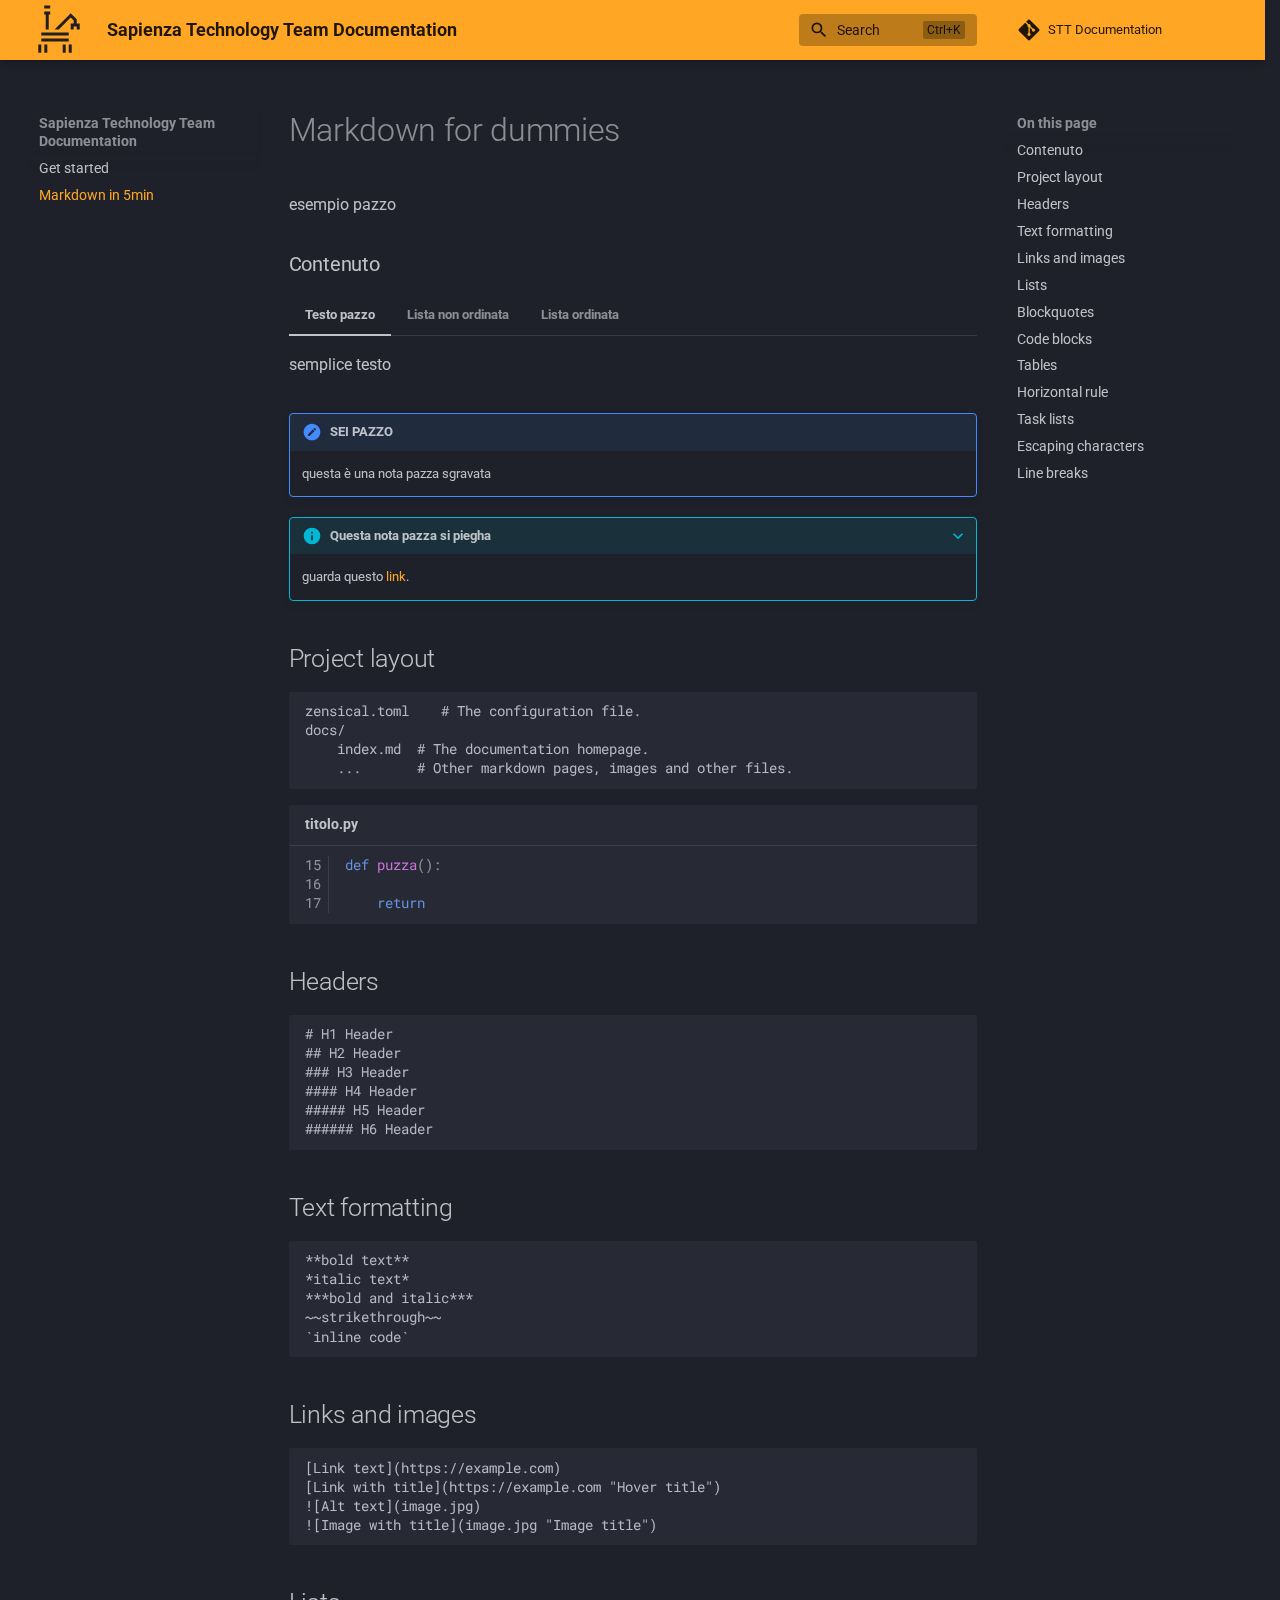
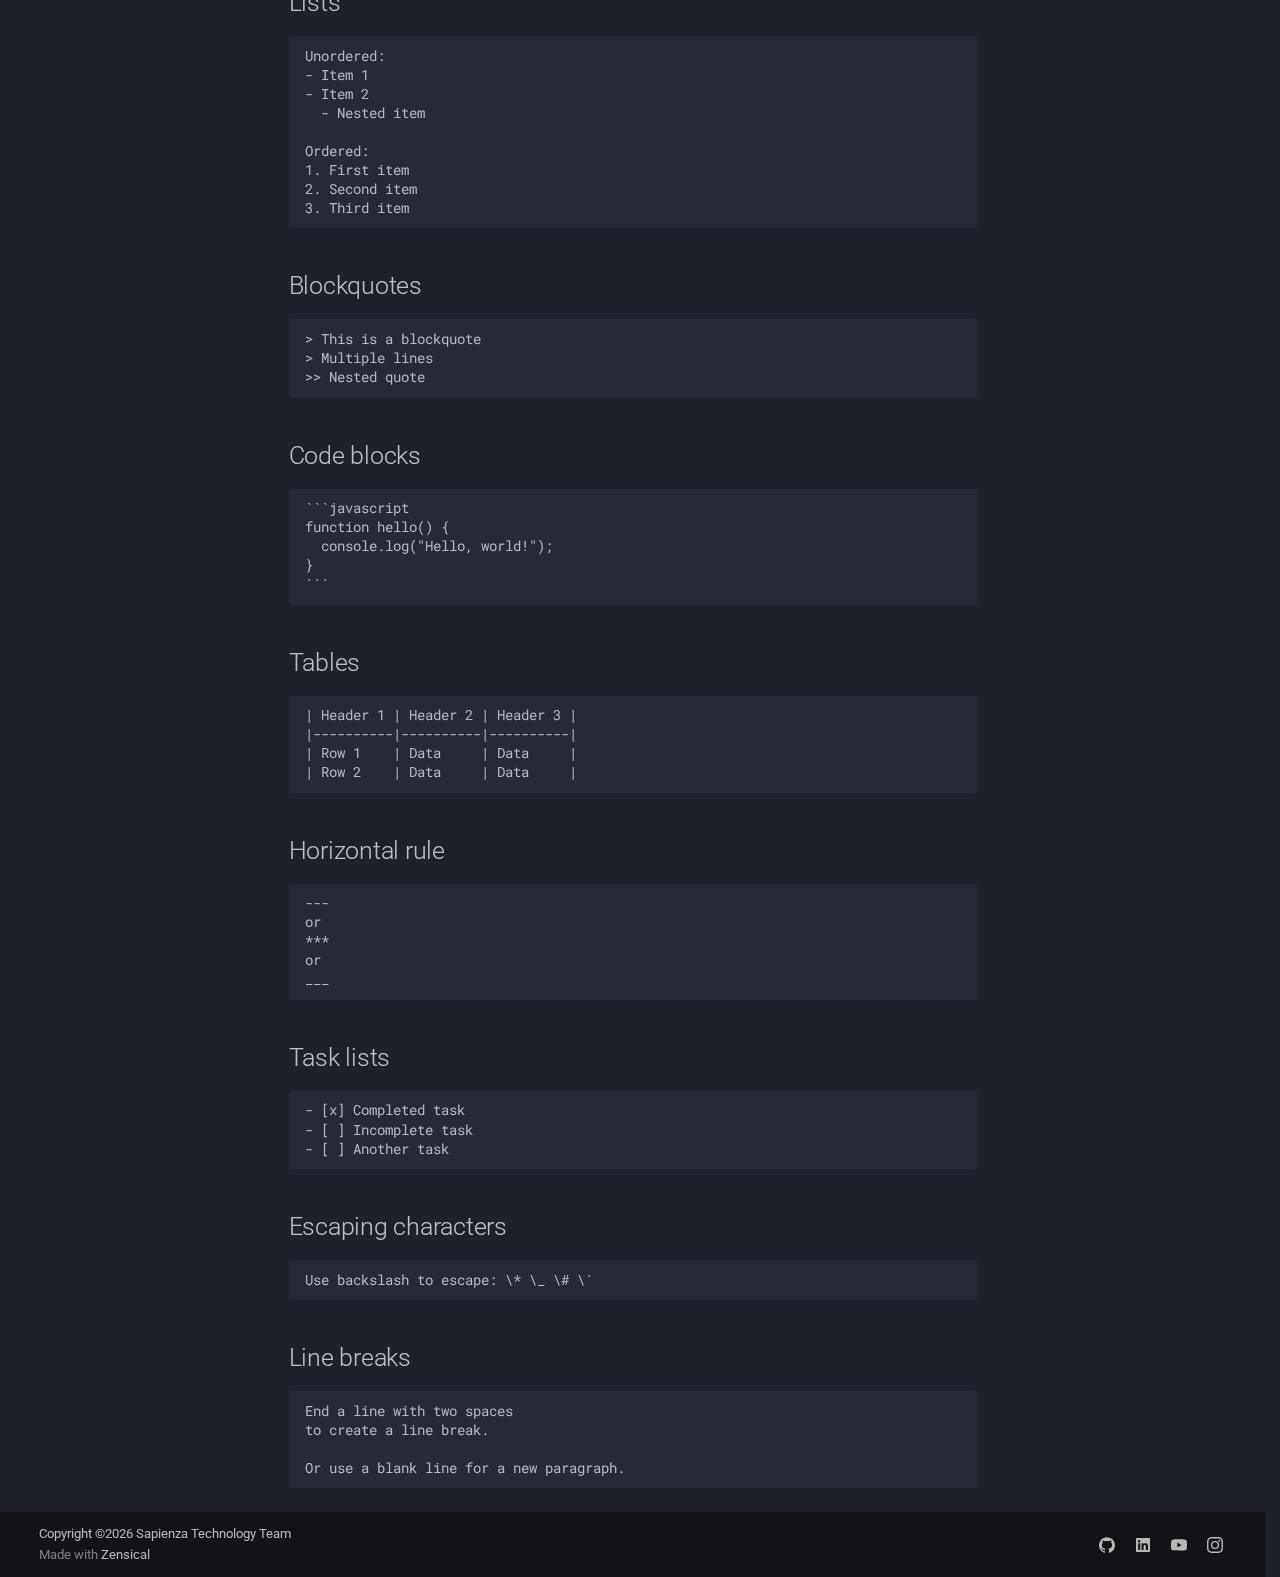
<file: site/markdown/index.html>
<!doctype html>
<html lang="en" class="no-js">
  <head>
    
      <meta charset="utf-8">
      <meta name="viewport" content="width=device-width,initial-scale=1">
      
        <meta name="description" content="A new project generated from the default template project.">
      
      
        <meta name="author" content="SASA STT">
      
      
        <link rel="canonical" href="https://sapienza-technology.github.io/documentation/markdown/">
      
      
        <link rel="prev" href="./..">
      
      
      
        
      
      
      <link rel="icon" href="../assets/images/stt_favicon.jpg">
      <meta name="generator" content="zensical-0.0.23">
    
    
      
        <title>Markdown for dummies - Sapienza Technology Team Documentation</title>
      
    
    
      
        
      
      <link rel="stylesheet" href="../assets/stylesheets/classic/main.d9d44b50.min.css">
      
        
          
        
        <link rel="stylesheet" href="../assets/stylesheets/classic/palette.7dc9a0ad.min.css">
      
      


    
    
      
    
    
      
        
        
        <link rel="preconnect" href="https://fonts.gstatic.com" crossorigin>
        <link rel="stylesheet" href="https://fonts.googleapis.com/css?family=Roboto:300,300i,400,400i,500,500i,700,700i%7CRoboto+Mono:400,400i,700,700i&display=fallback">
        <style>:root{--md-text-font:"Roboto";--md-code-font:"Roboto Mono"}</style>
      
    
    
      <link rel="stylesheet" href="../stylesheets/extra.css">
    
    <script>__md_scope=new URL("..",location),__md_hash=e=>[...e].reduce(((e,t)=>(e<<5)-e+t.charCodeAt(0)),0),__md_get=(e,t=localStorage,a=__md_scope)=>JSON.parse(t.getItem(a.pathname+"."+e)),__md_set=(e,t,a=localStorage,_=__md_scope)=>{try{a.setItem(_.pathname+"."+e,JSON.stringify(t))}catch(e){}},document.documentElement.setAttribute("data-platform",navigator.platform)</script>
    
      

    
    
  </head>
  
  
    
    
      
    
    
    
    
    <body dir="ltr" data-md-color-scheme="slate" data-md-color-primary="orange" data-md-color-accent="deep-orange">
  
    
    <input class="md-toggle" data-md-toggle="drawer" type="checkbox" id="__drawer" autocomplete="off">
    <input class="md-toggle" data-md-toggle="search" type="checkbox" id="__search" autocomplete="off">
    <label class="md-overlay" for="__drawer"></label>
    <div data-md-component="skip">
      
        
        <a href="#markdown-for-dummies" class="md-skip">
          Skip to content
        </a>
      
    </div>
    <div data-md-component="announce">
      
    </div>
    
    
      

  

<header class="md-header md-header--shadow" data-md-component="header">
  <nav class="md-header__inner md-grid" aria-label="Header">
    <a href="./.." title="Sapienza Technology Team Documentation" class="md-header__button md-logo" aria-label="Sapienza Technology Team Documentation" data-md-component="logo">
      
  <img src="../assets/images/STT_minimal_BLACK.svg" alt="logo">

    </a>
    <label class="md-header__button md-icon" for="__drawer">
      
      <svg xmlns="http://www.w3.org/2000/svg" viewBox="0 0 24 24"><path d="M3 6h18v2H3zm0 5h18v2H3zm0 5h18v2H3z"/></svg>
    </label>
    <div class="md-header__title" data-md-component="header-title">
      <div class="md-header__ellipsis">
        <div class="md-header__topic">
          <span class="md-ellipsis">
            Sapienza Technology Team Documentation
          </span>
        </div>
        <div class="md-header__topic" data-md-component="header-topic">
          <span class="md-ellipsis">
            
              Markdown for dummies
            
          </span>
        </div>
      </div>
    </div>
    
      
        <form class="md-header__option" data-md-component="palette">
  
    
    
    
    <input class="md-option" data-md-color-media="none" data-md-color-scheme="slate" data-md-color-primary="orange" data-md-color-accent="deep-orange"  aria-hidden="true"  type="radio" name="__palette" id="__palette_0">
    
  
</form>
      
    
    
      <script>var palette=__md_get("__palette");if(palette&&palette.color){if("(prefers-color-scheme)"===palette.color.media){var media=matchMedia("(prefers-color-scheme: light)"),input=document.querySelector(media.matches?"[data-md-color-media='(prefers-color-scheme: light)']":"[data-md-color-media='(prefers-color-scheme: dark)']");palette.color.media=input.getAttribute("data-md-color-media"),palette.color.scheme=input.getAttribute("data-md-color-scheme"),palette.color.primary=input.getAttribute("data-md-color-primary"),palette.color.accent=input.getAttribute("data-md-color-accent")}for(var[key,value]of Object.entries(palette.color))document.body.setAttribute("data-md-color-"+key,value)}</script>
    
    
    
      
      
        <label class="md-header__button md-icon" for="__search">
          
          <svg xmlns="http://www.w3.org/2000/svg" viewBox="0 0 24 24"><path d="M9.5 3A6.5 6.5 0 0 1 16 9.5c0 1.61-.59 3.09-1.56 4.23l.27.27h.79l5 5-1.5 1.5-5-5v-.79l-.27-.27A6.52 6.52 0 0 1 9.5 16 6.5 6.5 0 0 1 3 9.5 6.5 6.5 0 0 1 9.5 3m0 2C7 5 5 7 5 9.5S7 14 9.5 14 14 12 14 9.5 12 5 9.5 5"/></svg>
        </label>
        <div class="md-search" data-md-component="search" role="dialog" aria-label="Search">
  <button type="button" class="md-search__button">
    Search
  </button>
</div>
      
    
    <div class="md-header__source">
      
        <a href="https://github.com/Sapienza-Technology/documentation" title="Go to repository" class="md-source" data-md-component="source">
  <div class="md-source__icon md-icon">
    
    <svg xmlns="http://www.w3.org/2000/svg" viewBox="0 0 448 512"><!--! Font Awesome Free 7.1.0 by @fontawesome - https://fontawesome.com License - https://fontawesome.com/license/free (Icons: CC BY 4.0, Fonts: SIL OFL 1.1, Code: MIT License) Copyright 2025 Fonticons, Inc.--><path fill="currentColor" d="M439.6 236.1 244 40.5c-5.4-5.5-12.8-8.5-20.4-8.5s-15 3-20.4 8.4L162.5 81l51.5 51.5c27.1-9.1 52.7 16.8 43.4 43.7l49.7 49.7c34.2-11.8 61.2 31 35.5 56.7-26.5 26.5-70.2-2.9-56-37.3L240.3 199v121.9c25.3 12.5 22.3 41.8 9.1 55-6.4 6.4-15.2 10.1-24.3 10.1s-17.8-3.6-24.3-10.1c-17.6-17.6-11.1-46.9 11.2-56v-123c-20.8-8.5-24.6-30.7-18.6-45L142.6 101 8.5 235.1C3 240.6 0 247.9 0 255.5s3 15 8.5 20.4l195.6 195.7c5.4 5.4 12.7 8.4 20.4 8.4s15-3 20.4-8.4l194.7-194.7c5.4-5.4 8.4-12.8 8.4-20.4s-3-15-8.4-20.4"/></svg>
  </div>
  <div class="md-source__repository">
    STT Documentation
  </div>
</a>
      
    </div>
  </nav>
  
</header>
    
    <div class="md-container" data-md-component="container">
      
      
        
          
        
      
      <main class="md-main" data-md-component="main">
        <div class="md-main__inner md-grid">
          
            
              
              <div class="md-sidebar md-sidebar--primary" data-md-component="sidebar" data-md-type="navigation" >
                <div class="md-sidebar__scrollwrap">
                  <div class="md-sidebar__inner">
                    



<nav class="md-nav md-nav--primary" aria-label="Navigation" data-md-level="0">
  <label class="md-nav__title" for="__drawer">
    <a href="./.." title="Sapienza Technology Team Documentation" class="md-nav__button md-logo" aria-label="Sapienza Technology Team Documentation" data-md-component="logo">
      
  <img src="../assets/images/STT_minimal_BLACK.svg" alt="logo">

    </a>
    Sapienza Technology Team Documentation
  </label>
  
    <div class="md-nav__source">
      <a href="https://github.com/Sapienza-Technology/documentation" title="Go to repository" class="md-source" data-md-component="source">
  <div class="md-source__icon md-icon">
    
    <svg xmlns="http://www.w3.org/2000/svg" viewBox="0 0 448 512"><!--! Font Awesome Free 7.1.0 by @fontawesome - https://fontawesome.com License - https://fontawesome.com/license/free (Icons: CC BY 4.0, Fonts: SIL OFL 1.1, Code: MIT License) Copyright 2025 Fonticons, Inc.--><path fill="currentColor" d="M439.6 236.1 244 40.5c-5.4-5.5-12.8-8.5-20.4-8.5s-15 3-20.4 8.4L162.5 81l51.5 51.5c27.1-9.1 52.7 16.8 43.4 43.7l49.7 49.7c34.2-11.8 61.2 31 35.5 56.7-26.5 26.5-70.2-2.9-56-37.3L240.3 199v121.9c25.3 12.5 22.3 41.8 9.1 55-6.4 6.4-15.2 10.1-24.3 10.1s-17.8-3.6-24.3-10.1c-17.6-17.6-11.1-46.9 11.2-56v-123c-20.8-8.5-24.6-30.7-18.6-45L142.6 101 8.5 235.1C3 240.6 0 247.9 0 255.5s3 15 8.5 20.4l195.6 195.7c5.4 5.4 12.7 8.4 20.4 8.4s15-3 20.4-8.4l194.7-194.7c5.4-5.4 8.4-12.8 8.4-20.4s-3-15-8.4-20.4"/></svg>
  </div>
  <div class="md-source__repository">
    STT Documentation
  </div>
</a>
    </div>
  
  <ul class="md-nav__list" data-md-scrollfix>
    
      
      
  
  
  
  
    <li class="md-nav__item">
      <a href="./.." class="md-nav__link">
        
  
  
  <span class="md-ellipsis">
    
  
    Get started
  

    
  </span>
  
  

      </a>
    </li>
  

    
      
      
  
  
    
  
  
  
    <li class="md-nav__item md-nav__item--active">
      
      <input class="md-nav__toggle md-toggle" type="checkbox" id="__toc">
      
      
        
      
      
        <label class="md-nav__link md-nav__link--active" for="__toc">
          
  
  
  <span class="md-ellipsis">
    
  
    Markdown in 5min
  

    
  </span>
  
  

          <span class="md-nav__icon md-icon"></span>
        </label>
      
      <a href="././" class="md-nav__link md-nav__link--active">
        
  
  
  <span class="md-ellipsis">
    
  
    Markdown in 5min
  

    
  </span>
  
  

      </a>
      
        


<nav class="md-nav md-nav--secondary" aria-label="On this page">
  
  
  
    
  
  
    <label class="md-nav__title" for="__toc">
      <span class="md-nav__icon md-icon"></span>
      On this page
    </label>
    <ul class="md-nav__list" data-md-component="toc" data-md-scrollfix>
      
        <li class="md-nav__item">
  <a href="#contenuto" class="md-nav__link">
    <span class="md-ellipsis">
      
        Contenuto
      
    </span>
  </a>
  
</li>
      
        <li class="md-nav__item">
  <a href="#project-layout" class="md-nav__link">
    <span class="md-ellipsis">
      
        Project layout
      
    </span>
  </a>
  
</li>
      
        <li class="md-nav__item">
  <a href="#headers" class="md-nav__link">
    <span class="md-ellipsis">
      
        Headers
      
    </span>
  </a>
  
</li>
      
        <li class="md-nav__item">
  <a href="#text-formatting" class="md-nav__link">
    <span class="md-ellipsis">
      
        Text formatting
      
    </span>
  </a>
  
</li>
      
        <li class="md-nav__item">
  <a href="#links-and-images" class="md-nav__link">
    <span class="md-ellipsis">
      
        Links and images
      
    </span>
  </a>
  
</li>
      
        <li class="md-nav__item">
  <a href="#lists" class="md-nav__link">
    <span class="md-ellipsis">
      
        Lists
      
    </span>
  </a>
  
</li>
      
        <li class="md-nav__item">
  <a href="#blockquotes" class="md-nav__link">
    <span class="md-ellipsis">
      
        Blockquotes
      
    </span>
  </a>
  
</li>
      
        <li class="md-nav__item">
  <a href="#code-blocks" class="md-nav__link">
    <span class="md-ellipsis">
      
        Code blocks
      
    </span>
  </a>
  
</li>
      
        <li class="md-nav__item">
  <a href="#tables" class="md-nav__link">
    <span class="md-ellipsis">
      
        Tables
      
    </span>
  </a>
  
</li>
      
        <li class="md-nav__item">
  <a href="#horizontal-rule" class="md-nav__link">
    <span class="md-ellipsis">
      
        Horizontal rule
      
    </span>
  </a>
  
</li>
      
        <li class="md-nav__item">
  <a href="#task-lists" class="md-nav__link">
    <span class="md-ellipsis">
      
        Task lists
      
    </span>
  </a>
  
</li>
      
        <li class="md-nav__item">
  <a href="#escaping-characters" class="md-nav__link">
    <span class="md-ellipsis">
      
        Escaping characters
      
    </span>
  </a>
  
</li>
      
        <li class="md-nav__item">
  <a href="#line-breaks" class="md-nav__link">
    <span class="md-ellipsis">
      
        Line breaks
      
    </span>
  </a>
  
</li>
      
    </ul>
  
</nav>
      
    </li>
  

    
  </ul>
</nav>
                  </div>
                </div>
              </div>
            
            
              
              <div class="md-sidebar md-sidebar--secondary" data-md-component="sidebar" data-md-type="toc" >
                <div class="md-sidebar__scrollwrap">
                  <div class="md-sidebar__inner">
                    


<nav class="md-nav md-nav--secondary" aria-label="On this page">
  
  
  
    
  
  
    <label class="md-nav__title" for="__toc">
      <span class="md-nav__icon md-icon"></span>
      On this page
    </label>
    <ul class="md-nav__list" data-md-component="toc" data-md-scrollfix>
      
        <li class="md-nav__item">
  <a href="#contenuto" class="md-nav__link">
    <span class="md-ellipsis">
      
        Contenuto
      
    </span>
  </a>
  
</li>
      
        <li class="md-nav__item">
  <a href="#project-layout" class="md-nav__link">
    <span class="md-ellipsis">
      
        Project layout
      
    </span>
  </a>
  
</li>
      
        <li class="md-nav__item">
  <a href="#headers" class="md-nav__link">
    <span class="md-ellipsis">
      
        Headers
      
    </span>
  </a>
  
</li>
      
        <li class="md-nav__item">
  <a href="#text-formatting" class="md-nav__link">
    <span class="md-ellipsis">
      
        Text formatting
      
    </span>
  </a>
  
</li>
      
        <li class="md-nav__item">
  <a href="#links-and-images" class="md-nav__link">
    <span class="md-ellipsis">
      
        Links and images
      
    </span>
  </a>
  
</li>
      
        <li class="md-nav__item">
  <a href="#lists" class="md-nav__link">
    <span class="md-ellipsis">
      
        Lists
      
    </span>
  </a>
  
</li>
      
        <li class="md-nav__item">
  <a href="#blockquotes" class="md-nav__link">
    <span class="md-ellipsis">
      
        Blockquotes
      
    </span>
  </a>
  
</li>
      
        <li class="md-nav__item">
  <a href="#code-blocks" class="md-nav__link">
    <span class="md-ellipsis">
      
        Code blocks
      
    </span>
  </a>
  
</li>
      
        <li class="md-nav__item">
  <a href="#tables" class="md-nav__link">
    <span class="md-ellipsis">
      
        Tables
      
    </span>
  </a>
  
</li>
      
        <li class="md-nav__item">
  <a href="#horizontal-rule" class="md-nav__link">
    <span class="md-ellipsis">
      
        Horizontal rule
      
    </span>
  </a>
  
</li>
      
        <li class="md-nav__item">
  <a href="#task-lists" class="md-nav__link">
    <span class="md-ellipsis">
      
        Task lists
      
    </span>
  </a>
  
</li>
      
        <li class="md-nav__item">
  <a href="#escaping-characters" class="md-nav__link">
    <span class="md-ellipsis">
      
        Escaping characters
      
    </span>
  </a>
  
</li>
      
        <li class="md-nav__item">
  <a href="#line-breaks" class="md-nav__link">
    <span class="md-ellipsis">
      
        Line breaks
      
    </span>
  </a>
  
</li>
      
    </ul>
  
</nav>
                  </div>
                </div>
              </div>
            
          
          
            <div class="md-content" data-md-component="content">
              
              <article class="md-content__inner md-typeset">
                
                  
  
  


<h1 id="markdown-for-dummies">Markdown for dummies<a class="headerlink" href="#markdown-for-dummies" title="Permanent link">&para;</a></h1>
<p>esempio pazzo</p>
<h3 id="contenuto">Contenuto<a class="headerlink" href="#contenuto" title="Permanent link">&para;</a></h3>
<div class="tabbed-set tabbed-alternate" data-tabs="1:3"><input checked="checked" id="__tabbed_1_1" name="__tabbed_1" type="radio" /><input id="__tabbed_1_2" name="__tabbed_1" type="radio" /><input id="__tabbed_1_3" name="__tabbed_1" type="radio" /><div class="tabbed-labels"><label for="__tabbed_1_1">Testo pazzo</label><label for="__tabbed_1_2">Lista non ordinata</label><label for="__tabbed_1_3">Lista ordinata</label></div>
<div class="tabbed-content">
<div class="tabbed-block">
<p>semplice testo</p>
</div>
<div class="tabbed-block">
<ul>
<li>suca</li>
<li>pagliaccio</li>
<li>pazzo</li>
</ul>
</div>
<div class="tabbed-block">
<ol>
<li>Primo</li>
<li>Secondo</li>
<li>Terzo</li>
</ol>
</div>
</div>
</div>
<div class="admonition note">
<p class="admonition-title">SEI PAZZO</p>
<p>questa è una nota pazza sgravata</p>
</div>
<details class="info" open="open">
<summary>Questa nota pazza si piegha</summary>
<p>guarda questo <a href="https://squidfunk.github.io/mkdocs-material/reference/admonitions/?h=ad">link</a>.</p>
</details>
<h2 id="project-layout">Project layout<a class="headerlink" href="#project-layout" title="Permanent link">&para;</a></h2>
<div class="language-text highlight"><pre><span></span><code>zensical.toml    # The configuration file.
docs/
    index.md  # The documentation homepage.
    ...       # Other markdown pages, images and other files.
</code></pre></div>
<div class="language-py highlight"><table class="highlighttable"><tr><th colspan="2" class="filename"><span class="filename">titolo.py</span></th></tr><tr><td class="linenos"><div class="linenodiv"><pre><span></span><span class="normal"><a href="#__codelineno-0-15">15</a></span>
<span class="normal"><a href="#__codelineno-0-16">16</a></span>
<span class="normal"><a href="#__codelineno-0-17">17</a></span></pre></div></td><td class="code"><div><pre><span></span><code><span id="__span-0-15"><a id="__codelineno-0-15" name="__codelineno-0-15"></a><span class="k">def</span> <span class="nf">puzza</span><span class="p">():</span>
</span><span id="__span-0-16"><a id="__codelineno-0-16" name="__codelineno-0-16"></a>
</span><span id="__span-0-17"><a id="__codelineno-0-17" name="__codelineno-0-17"></a>    <span class="k">return</span> 
</span></code></pre></div></td></tr></table></div>
<h2 id="headers">Headers<a class="headerlink" href="#headers" title="Permanent link">&para;</a></h2>
<div class="language-text highlight"><pre><span></span><code><span id="__span-1-1"><a id="__codelineno-1-1" name="__codelineno-1-1" href="#__codelineno-1-1"></a># H1 Header
</span><span id="__span-1-2"><a id="__codelineno-1-2" name="__codelineno-1-2" href="#__codelineno-1-2"></a>## H2 Header
</span><span id="__span-1-3"><a id="__codelineno-1-3" name="__codelineno-1-3" href="#__codelineno-1-3"></a>### H3 Header
</span><span id="__span-1-4"><a id="__codelineno-1-4" name="__codelineno-1-4" href="#__codelineno-1-4"></a>#### H4 Header
</span><span id="__span-1-5"><a id="__codelineno-1-5" name="__codelineno-1-5" href="#__codelineno-1-5"></a>##### H5 Header
</span><span id="__span-1-6"><a id="__codelineno-1-6" name="__codelineno-1-6" href="#__codelineno-1-6"></a>###### H6 Header
</span></code></pre></div>
<h2 id="text-formatting">Text formatting<a class="headerlink" href="#text-formatting" title="Permanent link">&para;</a></h2>
<div class="language-text highlight"><pre><span></span><code><span id="__span-2-1"><a id="__codelineno-2-1" name="__codelineno-2-1" href="#__codelineno-2-1"></a>**bold text**
</span><span id="__span-2-2"><a id="__codelineno-2-2" name="__codelineno-2-2" href="#__codelineno-2-2"></a>*italic text*
</span><span id="__span-2-3"><a id="__codelineno-2-3" name="__codelineno-2-3" href="#__codelineno-2-3"></a>***bold and italic***
</span><span id="__span-2-4"><a id="__codelineno-2-4" name="__codelineno-2-4" href="#__codelineno-2-4"></a>~~strikethrough~~
</span><span id="__span-2-5"><a id="__codelineno-2-5" name="__codelineno-2-5" href="#__codelineno-2-5"></a>`inline code`
</span></code></pre></div>
<h2 id="links-and-images">Links and images<a class="headerlink" href="#links-and-images" title="Permanent link">&para;</a></h2>
<div class="language-text highlight"><pre><span></span><code><span id="__span-3-1"><a id="__codelineno-3-1" name="__codelineno-3-1" href="#__codelineno-3-1"></a>[Link text](https://example.com)
</span><span id="__span-3-2"><a id="__codelineno-3-2" name="__codelineno-3-2" href="#__codelineno-3-2"></a>[Link with title](https://example.com &quot;Hover title&quot;)
</span><span id="__span-3-3"><a id="__codelineno-3-3" name="__codelineno-3-3" href="#__codelineno-3-3"></a>![Alt text](image.jpg)
</span><span id="__span-3-4"><a id="__codelineno-3-4" name="__codelineno-3-4" href="#__codelineno-3-4"></a>![Image with title](image.jpg &quot;Image title&quot;)
</span></code></pre></div>
<h2 id="lists">Lists<a class="headerlink" href="#lists" title="Permanent link">&para;</a></h2>
<div class="language-text highlight"><pre><span></span><code><span id="__span-4-1"><a id="__codelineno-4-1" name="__codelineno-4-1" href="#__codelineno-4-1"></a>Unordered:
</span><span id="__span-4-2"><a id="__codelineno-4-2" name="__codelineno-4-2" href="#__codelineno-4-2"></a>- Item 1
</span><span id="__span-4-3"><a id="__codelineno-4-3" name="__codelineno-4-3" href="#__codelineno-4-3"></a>- Item 2
</span><span id="__span-4-4"><a id="__codelineno-4-4" name="__codelineno-4-4" href="#__codelineno-4-4"></a>  - Nested item
</span><span id="__span-4-5"><a id="__codelineno-4-5" name="__codelineno-4-5" href="#__codelineno-4-5"></a>
</span><span id="__span-4-6"><a id="__codelineno-4-6" name="__codelineno-4-6" href="#__codelineno-4-6"></a>Ordered:
</span><span id="__span-4-7"><a id="__codelineno-4-7" name="__codelineno-4-7" href="#__codelineno-4-7"></a>1. First item
</span><span id="__span-4-8"><a id="__codelineno-4-8" name="__codelineno-4-8" href="#__codelineno-4-8"></a>2. Second item
</span><span id="__span-4-9"><a id="__codelineno-4-9" name="__codelineno-4-9" href="#__codelineno-4-9"></a>3. Third item
</span></code></pre></div>
<h2 id="blockquotes">Blockquotes<a class="headerlink" href="#blockquotes" title="Permanent link">&para;</a></h2>
<div class="language-text highlight"><pre><span></span><code><span id="__span-5-1"><a id="__codelineno-5-1" name="__codelineno-5-1" href="#__codelineno-5-1"></a>&gt; This is a blockquote
</span><span id="__span-5-2"><a id="__codelineno-5-2" name="__codelineno-5-2" href="#__codelineno-5-2"></a>&gt; Multiple lines
</span><span id="__span-5-3"><a id="__codelineno-5-3" name="__codelineno-5-3" href="#__codelineno-5-3"></a>&gt;&gt; Nested quote
</span></code></pre></div>
<h2 id="code-blocks">Code blocks<a class="headerlink" href="#code-blocks" title="Permanent link">&para;</a></h2>
<div class="language-text highlight"><pre><span></span><code><span id="__span-6-1"><a id="__codelineno-6-1" name="__codelineno-6-1" href="#__codelineno-6-1"></a>```javascript
</span><span id="__span-6-2"><a id="__codelineno-6-2" name="__codelineno-6-2" href="#__codelineno-6-2"></a>function hello() {
</span><span id="__span-6-3"><a id="__codelineno-6-3" name="__codelineno-6-3" href="#__codelineno-6-3"></a>  console.log(&quot;Hello, world!&quot;);
</span><span id="__span-6-4"><a id="__codelineno-6-4" name="__codelineno-6-4" href="#__codelineno-6-4"></a>}
</span><span id="__span-6-5"><a id="__codelineno-6-5" name="__codelineno-6-5" href="#__codelineno-6-5"></a>```
</span></code></pre></div>
<h2 id="tables">Tables<a class="headerlink" href="#tables" title="Permanent link">&para;</a></h2>
<div class="language-text highlight"><pre><span></span><code><span id="__span-7-1"><a id="__codelineno-7-1" name="__codelineno-7-1" href="#__codelineno-7-1"></a>| Header 1 | Header 2 | Header 3 |
</span><span id="__span-7-2"><a id="__codelineno-7-2" name="__codelineno-7-2" href="#__codelineno-7-2"></a>|----------|----------|----------|
</span><span id="__span-7-3"><a id="__codelineno-7-3" name="__codelineno-7-3" href="#__codelineno-7-3"></a>| Row 1    | Data     | Data     |
</span><span id="__span-7-4"><a id="__codelineno-7-4" name="__codelineno-7-4" href="#__codelineno-7-4"></a>| Row 2    | Data     | Data     |
</span></code></pre></div>
<h2 id="horizontal-rule">Horizontal rule<a class="headerlink" href="#horizontal-rule" title="Permanent link">&para;</a></h2>
<div class="language-text highlight"><pre><span></span><code><span id="__span-8-1"><a id="__codelineno-8-1" name="__codelineno-8-1" href="#__codelineno-8-1"></a>---
</span><span id="__span-8-2"><a id="__codelineno-8-2" name="__codelineno-8-2" href="#__codelineno-8-2"></a>or
</span><span id="__span-8-3"><a id="__codelineno-8-3" name="__codelineno-8-3" href="#__codelineno-8-3"></a>***
</span><span id="__span-8-4"><a id="__codelineno-8-4" name="__codelineno-8-4" href="#__codelineno-8-4"></a>or
</span><span id="__span-8-5"><a id="__codelineno-8-5" name="__codelineno-8-5" href="#__codelineno-8-5"></a>___
</span></code></pre></div>
<h2 id="task-lists">Task lists<a class="headerlink" href="#task-lists" title="Permanent link">&para;</a></h2>
<div class="language-text highlight"><pre><span></span><code><span id="__span-9-1"><a id="__codelineno-9-1" name="__codelineno-9-1" href="#__codelineno-9-1"></a>- [x] Completed task
</span><span id="__span-9-2"><a id="__codelineno-9-2" name="__codelineno-9-2" href="#__codelineno-9-2"></a>- [ ] Incomplete task
</span><span id="__span-9-3"><a id="__codelineno-9-3" name="__codelineno-9-3" href="#__codelineno-9-3"></a>- [ ] Another task
</span></code></pre></div>
<h2 id="escaping-characters">Escaping characters<a class="headerlink" href="#escaping-characters" title="Permanent link">&para;</a></h2>
<div class="language-text highlight"><pre><span></span><code><span id="__span-10-1"><a id="__codelineno-10-1" name="__codelineno-10-1" href="#__codelineno-10-1"></a>Use backslash to escape: \* \_ \# \`
</span></code></pre></div>
<h2 id="line-breaks">Line breaks<a class="headerlink" href="#line-breaks" title="Permanent link">&para;</a></h2>
<div class="language-text highlight"><pre><span></span><code><span id="__span-11-1"><a id="__codelineno-11-1" name="__codelineno-11-1" href="#__codelineno-11-1"></a>End a line with two spaces  
</span><span id="__span-11-2"><a id="__codelineno-11-2" name="__codelineno-11-2" href="#__codelineno-11-2"></a>to create a line break.
</span><span id="__span-11-3"><a id="__codelineno-11-3" name="__codelineno-11-3" href="#__codelineno-11-3"></a>
</span><span id="__span-11-4"><a id="__codelineno-11-4" name="__codelineno-11-4" href="#__codelineno-11-4"></a>Or use a blank line for a new paragraph.
</span></code></pre></div>














                
              </article>
            </div>
          
          
<script>var target=document.getElementById(location.hash.slice(1));target&&target.name&&(target.checked=target.name.startsWith("__tabbed_"))</script>
        </div>
        
      </main>
      
        <footer class="md-footer">
  
  <div class="md-footer-meta md-typeset">
    <div class="md-footer-meta__inner md-grid">
      <div class="md-copyright">
  
    <div class="md-copyright__highlight">
      Copyright &copy;2026 Sapienza Technology Team
    </div>
  
  
    Made with
    <a href="https://zensical.org/" target="_blank" rel="noopener">
      Zensical
    </a>
  
</div>
      
        
<div class="md-social">
  
    
    
    
    
      
      
    
    <a href="https://github.com/Sapienza-Technology" target="_blank" rel="noopener" title="github.com" class="md-social__link">
      <svg xmlns="http://www.w3.org/2000/svg" viewBox="0 0 24 24"><path d="M12 .297c-6.63 0-12 5.373-12 12 0 5.303 3.438 9.8 8.205 11.385.6.113.82-.258.82-.577 0-.285-.01-1.04-.015-2.04-3.338.724-4.042-1.61-4.042-1.61C4.422 18.07 3.633 17.7 3.633 17.7c-1.087-.744.084-.729.084-.729 1.205.084 1.838 1.236 1.838 1.236 1.07 1.835 2.809 1.305 3.495.998.108-.776.417-1.305.76-1.605-2.665-.3-5.466-1.332-5.466-5.93 0-1.31.465-2.38 1.235-3.22-.135-.303-.54-1.523.105-3.176 0 0 1.005-.322 3.3 1.23.96-.267 1.98-.399 3-.405 1.02.006 2.04.138 3 .405 2.28-1.552 3.285-1.23 3.285-1.23.645 1.653.24 2.873.12 3.176.765.84 1.23 1.91 1.23 3.22 0 4.61-2.805 5.625-5.475 5.92.42.36.81 1.096.81 2.22 0 1.606-.015 2.896-.015 3.286 0 .315.21.69.825.57C20.565 22.092 24 17.592 24 12.297c0-6.627-5.373-12-12-12"/></svg>
    </a>
  
    
    
    
    
      
      
    
    <a href="https://it.linkedin.com/company/sapienza-technology-team" target="_blank" rel="noopener" title="it.linkedin.com" class="md-social__link">
      <svg xmlns="http://www.w3.org/2000/svg" viewBox="0 0 448 512"><!--! Font Awesome Free 7.1.0 by @fontawesome - https://fontawesome.com License - https://fontawesome.com/license/free (Icons: CC BY 4.0, Fonts: SIL OFL 1.1, Code: MIT License) Copyright 2025 Fonticons, Inc.--><path fill="currentColor" d="M416 32H31.9C14.3 32 0 46.5 0 64.3v383.4C0 465.5 14.3 480 31.9 480H416c17.6 0 32-14.5 32-32.3V64.3c0-17.8-14.4-32.3-32-32.3M135.4 416H69V202.2h66.5V416zM102.2 96a38.5 38.5 0 1 1 0 77 38.5 38.5 0 1 1 0-77m282.1 320h-66.4V312c0-24.8-.5-56.7-34.5-56.7-34.6 0-39.9 27-39.9 54.9V416h-66.4V202.2h63.7v29.2h.9c8.9-16.8 30.6-34.5 62.9-34.5 67.2 0 79.7 44.3 79.7 101.9z"/></svg>
    </a>
  
    
    
    
    
      
      
    
    <a href="https://www.youtube.com/@technologyteamsapienza6180" target="_blank" rel="noopener" title="www.youtube.com" class="md-social__link">
      <svg xmlns="http://www.w3.org/2000/svg" viewBox="0 0 24 24"><path d="M23.498 6.186a3.02 3.02 0 0 0-2.122-2.136C19.505 3.545 12 3.545 12 3.545s-7.505 0-9.377.505A3.02 3.02 0 0 0 .502 6.186C0 8.07 0 12 0 12s0 3.93.502 5.814a3.02 3.02 0 0 0 2.122 2.136c1.871.505 9.376.505 9.376.505s7.505 0 9.377-.505a3.02 3.02 0 0 0 2.122-2.136C24 15.93 24 12 24 12s0-3.93-.502-5.814M9.545 15.568V8.432L15.818 12z"/></svg>
    </a>
  
    
    
    
    
      
      
    
    <a href="https://www.instagram.com/sapienza_technology_team/" target="_blank" rel="noopener" title="www.instagram.com" class="md-social__link">
      <svg xmlns="http://www.w3.org/2000/svg" viewBox="0 0 24 24"><path d="M7.03.084c-1.277.06-2.149.264-2.91.563a5.9 5.9 0 0 0-2.124 1.388 5.9 5.9 0 0 0-1.38 2.127C.321 4.926.12 5.8.064 7.076s-.069 1.688-.063 4.947.021 3.667.083 4.947c.061 1.277.264 2.149.563 2.911.308.789.72 1.457 1.388 2.123a5.9 5.9 0 0 0 2.129 1.38c.763.295 1.636.496 2.913.552 1.278.056 1.689.069 4.947.063s3.668-.021 4.947-.082c1.28-.06 2.147-.265 2.91-.563a5.9 5.9 0 0 0 2.123-1.388 5.9 5.9 0 0 0 1.38-2.129c.295-.763.496-1.636.551-2.912.056-1.28.07-1.69.063-4.948-.006-3.258-.02-3.667-.081-4.947-.06-1.28-.264-2.148-.564-2.911a5.9 5.9 0 0 0-1.387-2.123 5.86 5.86 0 0 0-2.128-1.38C19.074.322 18.202.12 16.924.066 15.647.009 15.236-.006 11.977 0S8.31.021 7.03.084m.14 21.693c-1.17-.05-1.805-.245-2.228-.408a3.7 3.7 0 0 1-1.382-.895 3.7 3.7 0 0 1-.9-1.378c-.165-.423-.363-1.058-.417-2.228-.06-1.264-.072-1.644-.08-4.848-.006-3.204.006-3.583.061-4.848.05-1.169.246-1.805.408-2.228.216-.561.477-.96.895-1.382a3.7 3.7 0 0 1 1.379-.9c.423-.165 1.057-.361 2.227-.417 1.265-.06 1.644-.072 4.848-.08 3.203-.006 3.583.006 4.85.062 1.168.05 1.804.244 2.227.408.56.216.96.475 1.382.895s.681.817.9 1.378c.165.422.362 1.056.417 2.227.06 1.265.074 1.645.08 4.848.005 3.203-.006 3.583-.061 4.848-.051 1.17-.245 1.805-.408 2.23-.216.56-.477.96-.896 1.38a3.7 3.7 0 0 1-1.378.9c-.422.165-1.058.362-2.226.418-1.266.06-1.645.072-4.85.079s-3.582-.006-4.848-.06m9.783-16.192a1.44 1.44 0 1 0 1.437-1.442 1.44 1.44 0 0 0-1.437 1.442M5.839 12.012a6.161 6.161 0 1 0 12.323-.024 6.162 6.162 0 0 0-12.323.024M8 12.008A4 4 0 1 1 12.008 16 4 4 0 0 1 8 12.008"/></svg>
    </a>
  
</div>
      
    </div>
  </div>
</footer>
      
    </div>
    <div class="md-dialog" data-md-component="dialog">
      <div class="md-dialog__inner md-typeset"></div>
    </div>
    
    
    
      
      
      
      <script id="__config" type="application/json">{"annotate":null,"base":"..","features":[],"search":"../assets/javascripts/workers/search.e2d2d235.min.js","tags":null,"translations":{"clipboard.copied":"Copied to clipboard","clipboard.copy":"Copy to clipboard","search.result.more.one":"1 more on this page","search.result.more.other":"# more on this page","search.result.none":"No matching documents","search.result.one":"1 matching document","search.result.other":"# matching documents","search.result.placeholder":"Type to start searching","search.result.term.missing":"Missing","select.version":"Select version"},"version":null}</script>
    
    
      <script src="../assets/javascripts/bundle.5fcf0de6.min.js"></script>
      
    
  </body>
</html>
</file>
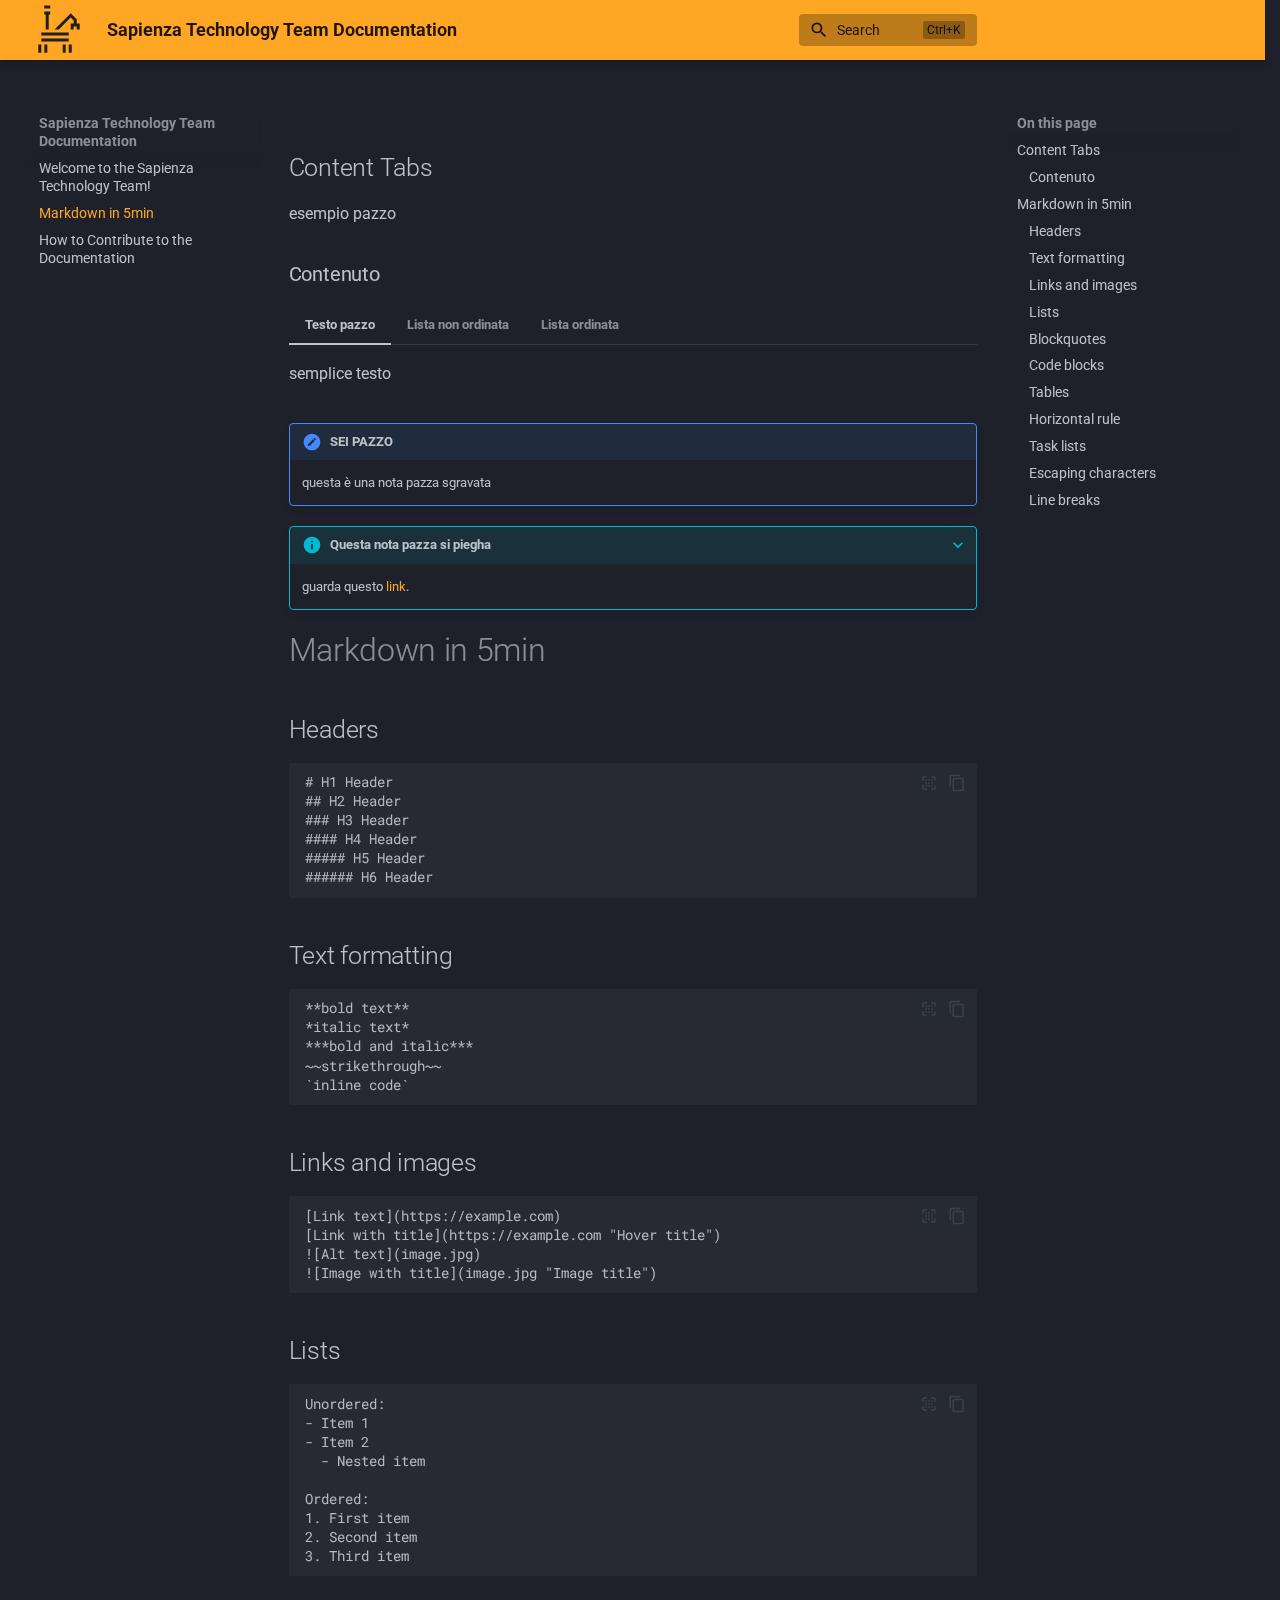
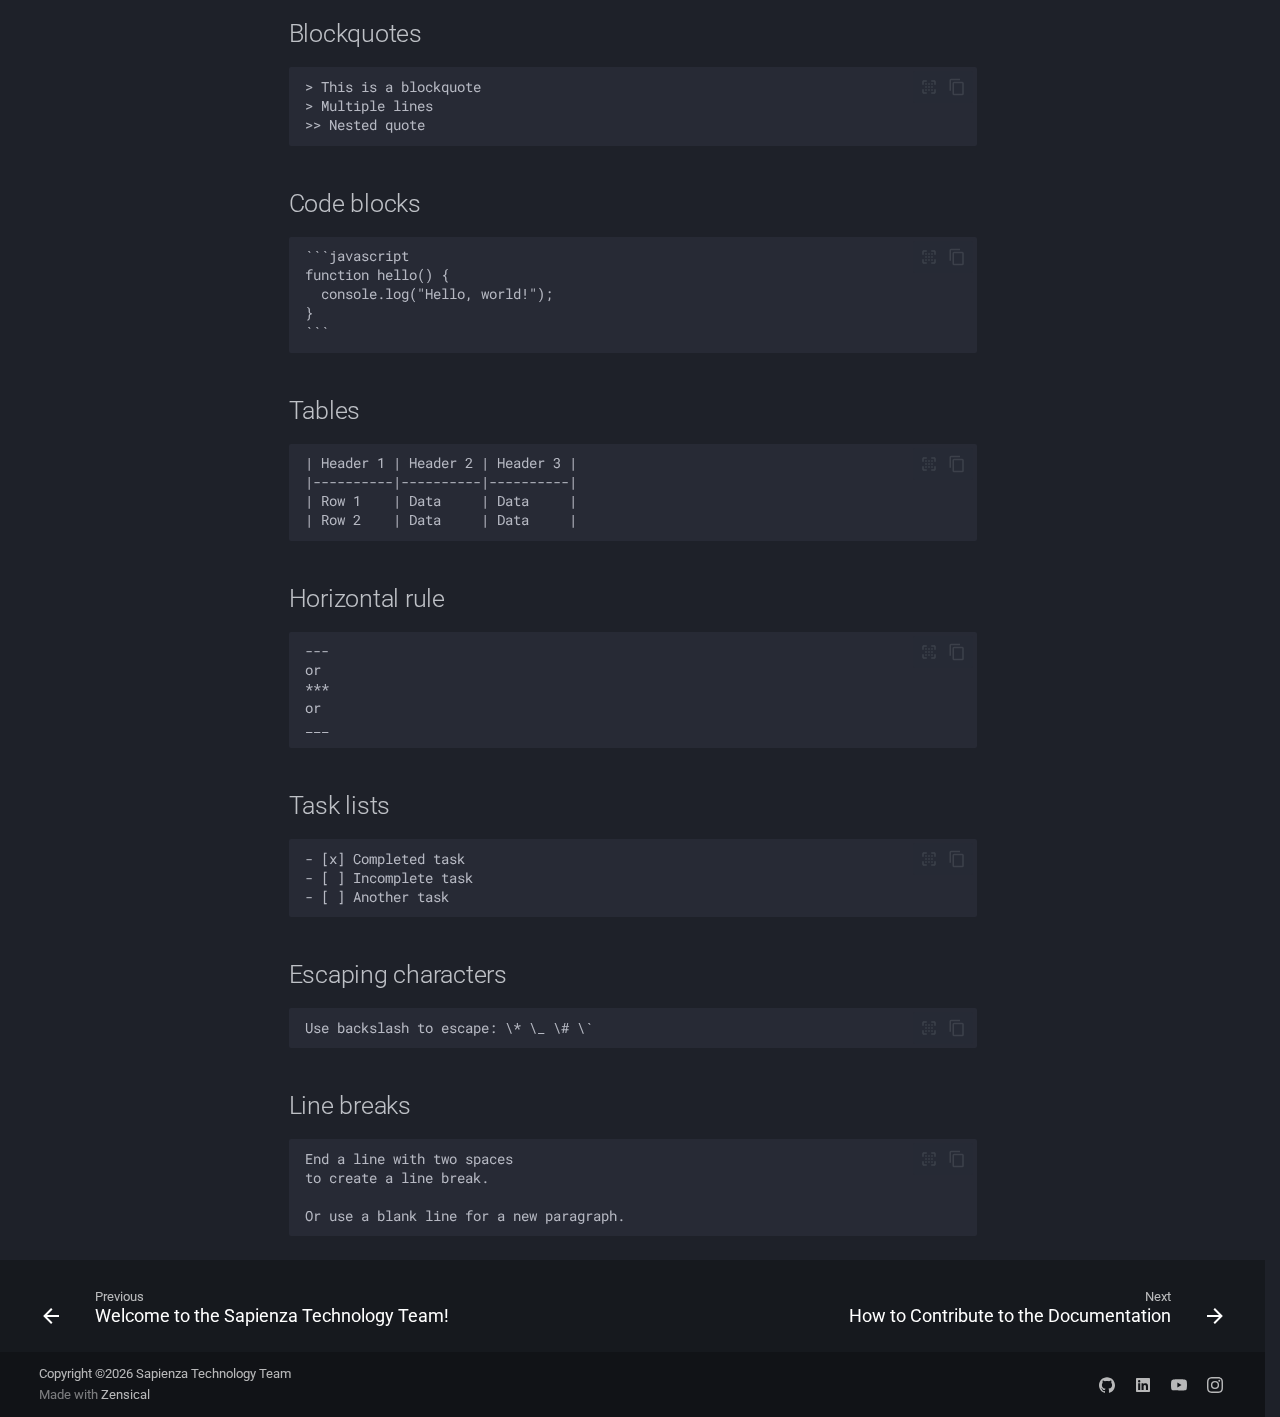
<file: site/prova_content_tabs/index.html>
<!doctype html>
<html lang="en" class="no-js">
  <head>
    
      <meta charset="utf-8">
      <meta name="viewport" content="width=device-width,initial-scale=1">
      
        <meta name="description" content="A new project generated from the default template project.">
      
      
        <meta name="author" content="SASA STT">
      
      
        <link rel="canonical" href="https://sapienza-technology.github.io/documentation/prova_content_tabs/">
      
      
        <link rel="prev" href="./..">
      
      
        <link rel="next" href="../tutorial_documentation/">
      
      
        
      
      
      <link rel="icon" href="../assets/images/stt_favicon.jpg">
      <meta name="generator" content="zensical-0.0.23">
    
    
      
        <title>Markdown in 5min - Sapienza Technology Team Documentation</title>
      
    
    
      
        
      
      <link rel="stylesheet" href="../assets/stylesheets/classic/main.d9d44b50.min.css">
      
        
          
        
        <link rel="stylesheet" href="../assets/stylesheets/classic/palette.7dc9a0ad.min.css">
      
      


    
    
      
    
    
      
        
        
        <link rel="preconnect" href="https://fonts.gstatic.com" crossorigin>
        <link rel="stylesheet" href="https://fonts.googleapis.com/css?family=Roboto:300,300i,400,400i,500,500i,700,700i%7CRoboto+Mono:400,400i,700,700i&display=fallback">
        <style>:root{--md-text-font:"Roboto";--md-code-font:"Roboto Mono"}</style>
      
    
    
      <link rel="stylesheet" href="../stylesheets/extra.css">
    
    <script>__md_scope=new URL("..",location),__md_hash=e=>[...e].reduce(((e,t)=>(e<<5)-e+t.charCodeAt(0)),0),__md_get=(e,t=localStorage,a=__md_scope)=>JSON.parse(t.getItem(a.pathname+"."+e)),__md_set=(e,t,a=localStorage,_=__md_scope)=>{try{a.setItem(_.pathname+"."+e,JSON.stringify(t))}catch(e){}},document.documentElement.setAttribute("data-platform",navigator.platform)</script>
    
      

    
    
  </head>
  
  
    
    
      
    
    
    
    
    <body dir="ltr" data-md-color-scheme="slate" data-md-color-primary="orange" data-md-color-accent="deep-orange">
  
    
    <input class="md-toggle" data-md-toggle="drawer" type="checkbox" id="__drawer" autocomplete="off">
    <input class="md-toggle" data-md-toggle="search" type="checkbox" id="__search" autocomplete="off">
    <label class="md-overlay" for="__drawer"></label>
    <div data-md-component="skip">
      
        
        <a href="#content-tabs" class="md-skip">
          Skip to content
        </a>
      
    </div>
    <div data-md-component="announce">
      
    </div>
    
    
      

  

<header class="md-header md-header--shadow" data-md-component="header">
  <nav class="md-header__inner md-grid" aria-label="Header">
    <a href="./.." title="Sapienza Technology Team Documentation" class="md-header__button md-logo" aria-label="Sapienza Technology Team Documentation" data-md-component="logo">
      
  <img src="../assets/images/STT_minimal_BLACK.svg" alt="logo">

    </a>
    <label class="md-header__button md-icon" for="__drawer">
      
      <svg xmlns="http://www.w3.org/2000/svg" viewBox="0 0 24 24"><path d="M3 6h18v2H3zm0 5h18v2H3zm0 5h18v2H3z"/></svg>
    </label>
    <div class="md-header__title" data-md-component="header-title">
      <div class="md-header__ellipsis">
        <div class="md-header__topic">
          <span class="md-ellipsis">
            Sapienza Technology Team Documentation
          </span>
        </div>
        <div class="md-header__topic" data-md-component="header-topic">
          <span class="md-ellipsis">
            
              Markdown in 5min
            
          </span>
        </div>
      </div>
    </div>
    
      
        <form class="md-header__option" data-md-component="palette">
  
    
    
    
    <input class="md-option" data-md-color-media="none" data-md-color-scheme="slate" data-md-color-primary="orange" data-md-color-accent="deep-orange"  aria-hidden="true"  type="radio" name="__palette" id="__palette_0">
    
  
</form>
      
    
    
      <script>var palette=__md_get("__palette");if(palette&&palette.color){if("(prefers-color-scheme)"===palette.color.media){var media=matchMedia("(prefers-color-scheme: light)"),input=document.querySelector(media.matches?"[data-md-color-media='(prefers-color-scheme: light)']":"[data-md-color-media='(prefers-color-scheme: dark)']");palette.color.media=input.getAttribute("data-md-color-media"),palette.color.scheme=input.getAttribute("data-md-color-scheme"),palette.color.primary=input.getAttribute("data-md-color-primary"),palette.color.accent=input.getAttribute("data-md-color-accent")}for(var[key,value]of Object.entries(palette.color))document.body.setAttribute("data-md-color-"+key,value)}</script>
    
    
    
      
      
        <label class="md-header__button md-icon" for="__search">
          
          <svg xmlns="http://www.w3.org/2000/svg" viewBox="0 0 24 24"><path d="M9.5 3A6.5 6.5 0 0 1 16 9.5c0 1.61-.59 3.09-1.56 4.23l.27.27h.79l5 5-1.5 1.5-5-5v-.79l-.27-.27A6.52 6.52 0 0 1 9.5 16 6.5 6.5 0 0 1 3 9.5 6.5 6.5 0 0 1 9.5 3m0 2C7 5 5 7 5 9.5S7 14 9.5 14 14 12 14 9.5 12 5 9.5 5"/></svg>
        </label>
        <div class="md-search" data-md-component="search" role="dialog" aria-label="Search">
  <button type="button" class="md-search__button">
    Search
  </button>
</div>
      
    
    <div class="md-header__source">
      
    </div>
  </nav>
  
</header>
    
    <div class="md-container" data-md-component="container">
      
      
        
          
        
      
      <main class="md-main" data-md-component="main">
        <div class="md-main__inner md-grid">
          
            
              
              <div class="md-sidebar md-sidebar--primary" data-md-component="sidebar" data-md-type="navigation" >
                <div class="md-sidebar__scrollwrap">
                  <div class="md-sidebar__inner">
                    



<nav class="md-nav md-nav--primary" aria-label="Navigation" data-md-level="0">
  <label class="md-nav__title" for="__drawer">
    <a href="./.." title="Sapienza Technology Team Documentation" class="md-nav__button md-logo" aria-label="Sapienza Technology Team Documentation" data-md-component="logo">
      
  <img src="../assets/images/STT_minimal_BLACK.svg" alt="logo">

    </a>
    Sapienza Technology Team Documentation
  </label>
  
  <ul class="md-nav__list" data-md-scrollfix>
    
      
      
  
  
  
  
    <li class="md-nav__item">
      <a href="./.." class="md-nav__link">
        
  
  
  <span class="md-ellipsis">
    
  
    Welcome to the Sapienza Technology Team!
  

    
  </span>
  
  

      </a>
    </li>
  

    
      
      
  
  
    
  
  
  
    <li class="md-nav__item md-nav__item--active">
      
      <input class="md-nav__toggle md-toggle" type="checkbox" id="__toc">
      
      
      
        <label class="md-nav__link md-nav__link--active" for="__toc">
          
  
  
  <span class="md-ellipsis">
    
  
    Markdown in 5min
  

    
  </span>
  
  

          <span class="md-nav__icon md-icon"></span>
        </label>
      
      <a href="././" class="md-nav__link md-nav__link--active">
        
  
  
  <span class="md-ellipsis">
    
  
    Markdown in 5min
  

    
  </span>
  
  

      </a>
      
        


<nav class="md-nav md-nav--secondary" aria-label="On this page">
  
  
  
  
    <label class="md-nav__title" for="__toc">
      <span class="md-nav__icon md-icon"></span>
      On this page
    </label>
    <ul class="md-nav__list" data-md-component="toc" data-md-scrollfix>
      
        <li class="md-nav__item">
  <a href="#content-tabs" class="md-nav__link">
    <span class="md-ellipsis">
      
        Content Tabs
      
    </span>
  </a>
  
    <nav class="md-nav" aria-label="Content Tabs">
      <ul class="md-nav__list">
        
          <li class="md-nav__item">
  <a href="#contenuto" class="md-nav__link">
    <span class="md-ellipsis">
      
        Contenuto
      
    </span>
  </a>
  
</li>
        
      </ul>
    </nav>
  
</li>
      
        <li class="md-nav__item">
  <a href="#markdown-in-5min" class="md-nav__link">
    <span class="md-ellipsis">
      
        Markdown in 5min
      
    </span>
  </a>
  
    <nav class="md-nav" aria-label="Markdown in 5min">
      <ul class="md-nav__list">
        
          <li class="md-nav__item">
  <a href="#headers" class="md-nav__link">
    <span class="md-ellipsis">
      
        Headers
      
    </span>
  </a>
  
</li>
        
          <li class="md-nav__item">
  <a href="#text-formatting" class="md-nav__link">
    <span class="md-ellipsis">
      
        Text formatting
      
    </span>
  </a>
  
</li>
        
          <li class="md-nav__item">
  <a href="#links-and-images" class="md-nav__link">
    <span class="md-ellipsis">
      
        Links and images
      
    </span>
  </a>
  
</li>
        
          <li class="md-nav__item">
  <a href="#lists" class="md-nav__link">
    <span class="md-ellipsis">
      
        Lists
      
    </span>
  </a>
  
</li>
        
          <li class="md-nav__item">
  <a href="#blockquotes" class="md-nav__link">
    <span class="md-ellipsis">
      
        Blockquotes
      
    </span>
  </a>
  
</li>
        
          <li class="md-nav__item">
  <a href="#code-blocks" class="md-nav__link">
    <span class="md-ellipsis">
      
        Code blocks
      
    </span>
  </a>
  
</li>
        
          <li class="md-nav__item">
  <a href="#tables" class="md-nav__link">
    <span class="md-ellipsis">
      
        Tables
      
    </span>
  </a>
  
</li>
        
          <li class="md-nav__item">
  <a href="#horizontal-rule" class="md-nav__link">
    <span class="md-ellipsis">
      
        Horizontal rule
      
    </span>
  </a>
  
</li>
        
          <li class="md-nav__item">
  <a href="#task-lists" class="md-nav__link">
    <span class="md-ellipsis">
      
        Task lists
      
    </span>
  </a>
  
</li>
        
          <li class="md-nav__item">
  <a href="#escaping-characters" class="md-nav__link">
    <span class="md-ellipsis">
      
        Escaping characters
      
    </span>
  </a>
  
</li>
        
          <li class="md-nav__item">
  <a href="#line-breaks" class="md-nav__link">
    <span class="md-ellipsis">
      
        Line breaks
      
    </span>
  </a>
  
</li>
        
      </ul>
    </nav>
  
</li>
      
    </ul>
  
</nav>
      
    </li>
  

    
      
      
  
  
  
  
    <li class="md-nav__item">
      <a href="../tutorial_documentation/" class="md-nav__link">
        
  
  
  <span class="md-ellipsis">
    
  
    How to Contribute to the Documentation
  

    
  </span>
  
  

      </a>
    </li>
  

    
  </ul>
</nav>
                  </div>
                </div>
              </div>
            
            
              
              <div class="md-sidebar md-sidebar--secondary" data-md-component="sidebar" data-md-type="toc" >
                <div class="md-sidebar__scrollwrap">
                  <div class="md-sidebar__inner">
                    


<nav class="md-nav md-nav--secondary" aria-label="On this page">
  
  
  
  
    <label class="md-nav__title" for="__toc">
      <span class="md-nav__icon md-icon"></span>
      On this page
    </label>
    <ul class="md-nav__list" data-md-component="toc" data-md-scrollfix>
      
        <li class="md-nav__item">
  <a href="#content-tabs" class="md-nav__link">
    <span class="md-ellipsis">
      
        Content Tabs
      
    </span>
  </a>
  
    <nav class="md-nav" aria-label="Content Tabs">
      <ul class="md-nav__list">
        
          <li class="md-nav__item">
  <a href="#contenuto" class="md-nav__link">
    <span class="md-ellipsis">
      
        Contenuto
      
    </span>
  </a>
  
</li>
        
      </ul>
    </nav>
  
</li>
      
        <li class="md-nav__item">
  <a href="#markdown-in-5min" class="md-nav__link">
    <span class="md-ellipsis">
      
        Markdown in 5min
      
    </span>
  </a>
  
    <nav class="md-nav" aria-label="Markdown in 5min">
      <ul class="md-nav__list">
        
          <li class="md-nav__item">
  <a href="#headers" class="md-nav__link">
    <span class="md-ellipsis">
      
        Headers
      
    </span>
  </a>
  
</li>
        
          <li class="md-nav__item">
  <a href="#text-formatting" class="md-nav__link">
    <span class="md-ellipsis">
      
        Text formatting
      
    </span>
  </a>
  
</li>
        
          <li class="md-nav__item">
  <a href="#links-and-images" class="md-nav__link">
    <span class="md-ellipsis">
      
        Links and images
      
    </span>
  </a>
  
</li>
        
          <li class="md-nav__item">
  <a href="#lists" class="md-nav__link">
    <span class="md-ellipsis">
      
        Lists
      
    </span>
  </a>
  
</li>
        
          <li class="md-nav__item">
  <a href="#blockquotes" class="md-nav__link">
    <span class="md-ellipsis">
      
        Blockquotes
      
    </span>
  </a>
  
</li>
        
          <li class="md-nav__item">
  <a href="#code-blocks" class="md-nav__link">
    <span class="md-ellipsis">
      
        Code blocks
      
    </span>
  </a>
  
</li>
        
          <li class="md-nav__item">
  <a href="#tables" class="md-nav__link">
    <span class="md-ellipsis">
      
        Tables
      
    </span>
  </a>
  
</li>
        
          <li class="md-nav__item">
  <a href="#horizontal-rule" class="md-nav__link">
    <span class="md-ellipsis">
      
        Horizontal rule
      
    </span>
  </a>
  
</li>
        
          <li class="md-nav__item">
  <a href="#task-lists" class="md-nav__link">
    <span class="md-ellipsis">
      
        Task lists
      
    </span>
  </a>
  
</li>
        
          <li class="md-nav__item">
  <a href="#escaping-characters" class="md-nav__link">
    <span class="md-ellipsis">
      
        Escaping characters
      
    </span>
  </a>
  
</li>
        
          <li class="md-nav__item">
  <a href="#line-breaks" class="md-nav__link">
    <span class="md-ellipsis">
      
        Line breaks
      
    </span>
  </a>
  
</li>
        
      </ul>
    </nav>
  
</li>
      
    </ul>
  
</nav>
                  </div>
                </div>
              </div>
            
          
          
            <div class="md-content" data-md-component="content">
              
                



  


              
              <article class="md-content__inner md-typeset">
                
                  

<h2 id="content-tabs">Content Tabs<a class="headerlink" href="#content-tabs" title="Permanent link">&para;</a></h2>
<p>esempio pazzo</p>
<h3 id="contenuto">Contenuto<a class="headerlink" href="#contenuto" title="Permanent link">&para;</a></h3>
<div class="tabbed-set tabbed-alternate" data-tabs="1:3"><input checked="checked" id="__tabbed_1_1" name="__tabbed_1" type="radio" /><input id="__tabbed_1_2" name="__tabbed_1" type="radio" /><input id="__tabbed_1_3" name="__tabbed_1" type="radio" /><div class="tabbed-labels"><label for="__tabbed_1_1">Testo pazzo</label><label for="__tabbed_1_2">Lista non ordinata</label><label for="__tabbed_1_3">Lista ordinata</label></div>
<div class="tabbed-content">
<div class="tabbed-block">
<p>semplice testo</p>
</div>
<div class="tabbed-block">
<ul>
<li>suca</li>
<li>pagliaccio</li>
<li>pazzo</li>
</ul>
</div>
<div class="tabbed-block">
<ol>
<li>Primo</li>
<li>Secondo</li>
<li>Terzo</li>
</ol>
</div>
</div>
</div>
<div class="admonition note">
<p class="admonition-title">SEI PAZZO</p>
<p>questa è una nota pazza sgravata</p>
</div>
<details class="info" open="open">
<summary>Questa nota pazza si piegha</summary>
<p>guarda questo <a href="https://squidfunk.github.io/mkdocs-material/reference/admonitions/?h=ad">link</a>.</p>
</details>
<h1 id="markdown-in-5min">Markdown in 5min<a class="headerlink" href="#markdown-in-5min" title="Permanent link">&para;</a></h1>
<h2 id="headers">Headers<a class="headerlink" href="#headers" title="Permanent link">&para;</a></h2>
<div class="language-text highlight"><pre><span></span><code><span id="__span-0-1"><a id="__codelineno-0-1" name="__codelineno-0-1" href="#__codelineno-0-1"></a># H1 Header
</span><span id="__span-0-2"><a id="__codelineno-0-2" name="__codelineno-0-2" href="#__codelineno-0-2"></a>## H2 Header
</span><span id="__span-0-3"><a id="__codelineno-0-3" name="__codelineno-0-3" href="#__codelineno-0-3"></a>### H3 Header
</span><span id="__span-0-4"><a id="__codelineno-0-4" name="__codelineno-0-4" href="#__codelineno-0-4"></a>#### H4 Header
</span><span id="__span-0-5"><a id="__codelineno-0-5" name="__codelineno-0-5" href="#__codelineno-0-5"></a>##### H5 Header
</span><span id="__span-0-6"><a id="__codelineno-0-6" name="__codelineno-0-6" href="#__codelineno-0-6"></a>###### H6 Header
</span></code></pre></div>
<h2 id="text-formatting">Text formatting<a class="headerlink" href="#text-formatting" title="Permanent link">&para;</a></h2>
<div class="language-text highlight"><pre><span></span><code><span id="__span-1-1"><a id="__codelineno-1-1" name="__codelineno-1-1" href="#__codelineno-1-1"></a>**bold text**
</span><span id="__span-1-2"><a id="__codelineno-1-2" name="__codelineno-1-2" href="#__codelineno-1-2"></a>*italic text*
</span><span id="__span-1-3"><a id="__codelineno-1-3" name="__codelineno-1-3" href="#__codelineno-1-3"></a>***bold and italic***
</span><span id="__span-1-4"><a id="__codelineno-1-4" name="__codelineno-1-4" href="#__codelineno-1-4"></a>~~strikethrough~~
</span><span id="__span-1-5"><a id="__codelineno-1-5" name="__codelineno-1-5" href="#__codelineno-1-5"></a>`inline code`
</span></code></pre></div>
<h2 id="links-and-images">Links and images<a class="headerlink" href="#links-and-images" title="Permanent link">&para;</a></h2>
<div class="language-text highlight"><pre><span></span><code><span id="__span-2-1"><a id="__codelineno-2-1" name="__codelineno-2-1" href="#__codelineno-2-1"></a>[Link text](https://example.com)
</span><span id="__span-2-2"><a id="__codelineno-2-2" name="__codelineno-2-2" href="#__codelineno-2-2"></a>[Link with title](https://example.com &quot;Hover title&quot;)
</span><span id="__span-2-3"><a id="__codelineno-2-3" name="__codelineno-2-3" href="#__codelineno-2-3"></a>![Alt text](image.jpg)
</span><span id="__span-2-4"><a id="__codelineno-2-4" name="__codelineno-2-4" href="#__codelineno-2-4"></a>![Image with title](image.jpg &quot;Image title&quot;)
</span></code></pre></div>
<h2 id="lists">Lists<a class="headerlink" href="#lists" title="Permanent link">&para;</a></h2>
<div class="language-text highlight"><pre><span></span><code><span id="__span-3-1"><a id="__codelineno-3-1" name="__codelineno-3-1" href="#__codelineno-3-1"></a>Unordered:
</span><span id="__span-3-2"><a id="__codelineno-3-2" name="__codelineno-3-2" href="#__codelineno-3-2"></a>- Item 1
</span><span id="__span-3-3"><a id="__codelineno-3-3" name="__codelineno-3-3" href="#__codelineno-3-3"></a>- Item 2
</span><span id="__span-3-4"><a id="__codelineno-3-4" name="__codelineno-3-4" href="#__codelineno-3-4"></a>  - Nested item
</span><span id="__span-3-5"><a id="__codelineno-3-5" name="__codelineno-3-5" href="#__codelineno-3-5"></a>
</span><span id="__span-3-6"><a id="__codelineno-3-6" name="__codelineno-3-6" href="#__codelineno-3-6"></a>Ordered:
</span><span id="__span-3-7"><a id="__codelineno-3-7" name="__codelineno-3-7" href="#__codelineno-3-7"></a>1. First item
</span><span id="__span-3-8"><a id="__codelineno-3-8" name="__codelineno-3-8" href="#__codelineno-3-8"></a>2. Second item
</span><span id="__span-3-9"><a id="__codelineno-3-9" name="__codelineno-3-9" href="#__codelineno-3-9"></a>3. Third item
</span></code></pre></div>
<h2 id="blockquotes">Blockquotes<a class="headerlink" href="#blockquotes" title="Permanent link">&para;</a></h2>
<div class="language-text highlight"><pre><span></span><code><span id="__span-4-1"><a id="__codelineno-4-1" name="__codelineno-4-1" href="#__codelineno-4-1"></a>&gt; This is a blockquote
</span><span id="__span-4-2"><a id="__codelineno-4-2" name="__codelineno-4-2" href="#__codelineno-4-2"></a>&gt; Multiple lines
</span><span id="__span-4-3"><a id="__codelineno-4-3" name="__codelineno-4-3" href="#__codelineno-4-3"></a>&gt;&gt; Nested quote
</span></code></pre></div>
<h2 id="code-blocks">Code blocks<a class="headerlink" href="#code-blocks" title="Permanent link">&para;</a></h2>
<div class="language-text highlight"><pre><span></span><code><span id="__span-5-1"><a id="__codelineno-5-1" name="__codelineno-5-1" href="#__codelineno-5-1"></a>```javascript
</span><span id="__span-5-2"><a id="__codelineno-5-2" name="__codelineno-5-2" href="#__codelineno-5-2"></a>function hello() {
</span><span id="__span-5-3"><a id="__codelineno-5-3" name="__codelineno-5-3" href="#__codelineno-5-3"></a>  console.log(&quot;Hello, world!&quot;);
</span><span id="__span-5-4"><a id="__codelineno-5-4" name="__codelineno-5-4" href="#__codelineno-5-4"></a>}
</span><span id="__span-5-5"><a id="__codelineno-5-5" name="__codelineno-5-5" href="#__codelineno-5-5"></a>```
</span></code></pre></div>
<h2 id="tables">Tables<a class="headerlink" href="#tables" title="Permanent link">&para;</a></h2>
<div class="language-text highlight"><pre><span></span><code><span id="__span-6-1"><a id="__codelineno-6-1" name="__codelineno-6-1" href="#__codelineno-6-1"></a>| Header 1 | Header 2 | Header 3 |
</span><span id="__span-6-2"><a id="__codelineno-6-2" name="__codelineno-6-2" href="#__codelineno-6-2"></a>|----------|----------|----------|
</span><span id="__span-6-3"><a id="__codelineno-6-3" name="__codelineno-6-3" href="#__codelineno-6-3"></a>| Row 1    | Data     | Data     |
</span><span id="__span-6-4"><a id="__codelineno-6-4" name="__codelineno-6-4" href="#__codelineno-6-4"></a>| Row 2    | Data     | Data     |
</span></code></pre></div>
<h2 id="horizontal-rule">Horizontal rule<a class="headerlink" href="#horizontal-rule" title="Permanent link">&para;</a></h2>
<div class="language-text highlight"><pre><span></span><code><span id="__span-7-1"><a id="__codelineno-7-1" name="__codelineno-7-1" href="#__codelineno-7-1"></a>---
</span><span id="__span-7-2"><a id="__codelineno-7-2" name="__codelineno-7-2" href="#__codelineno-7-2"></a>or
</span><span id="__span-7-3"><a id="__codelineno-7-3" name="__codelineno-7-3" href="#__codelineno-7-3"></a>***
</span><span id="__span-7-4"><a id="__codelineno-7-4" name="__codelineno-7-4" href="#__codelineno-7-4"></a>or
</span><span id="__span-7-5"><a id="__codelineno-7-5" name="__codelineno-7-5" href="#__codelineno-7-5"></a>___
</span></code></pre></div>
<h2 id="task-lists">Task lists<a class="headerlink" href="#task-lists" title="Permanent link">&para;</a></h2>
<div class="language-text highlight"><pre><span></span><code><span id="__span-8-1"><a id="__codelineno-8-1" name="__codelineno-8-1" href="#__codelineno-8-1"></a>- [x] Completed task
</span><span id="__span-8-2"><a id="__codelineno-8-2" name="__codelineno-8-2" href="#__codelineno-8-2"></a>- [ ] Incomplete task
</span><span id="__span-8-3"><a id="__codelineno-8-3" name="__codelineno-8-3" href="#__codelineno-8-3"></a>- [ ] Another task
</span></code></pre></div>
<h2 id="escaping-characters">Escaping characters<a class="headerlink" href="#escaping-characters" title="Permanent link">&para;</a></h2>
<div class="language-text highlight"><pre><span></span><code><span id="__span-9-1"><a id="__codelineno-9-1" name="__codelineno-9-1" href="#__codelineno-9-1"></a>Use backslash to escape: \* \_ \# \`
</span></code></pre></div>
<h2 id="line-breaks">Line breaks<a class="headerlink" href="#line-breaks" title="Permanent link">&para;</a></h2>
<div class="language-text highlight"><pre><span></span><code><span id="__span-10-1"><a id="__codelineno-10-1" name="__codelineno-10-1" href="#__codelineno-10-1"></a>End a line with two spaces  
</span><span id="__span-10-2"><a id="__codelineno-10-2" name="__codelineno-10-2" href="#__codelineno-10-2"></a>to create a line break.
</span><span id="__span-10-3"><a id="__codelineno-10-3" name="__codelineno-10-3" href="#__codelineno-10-3"></a>
</span><span id="__span-10-4"><a id="__codelineno-10-4" name="__codelineno-10-4" href="#__codelineno-10-4"></a>Or use a blank line for a new paragraph.
</span></code></pre></div>














                
              </article>
            </div>
          
          
  <script>var tabs=__md_get("__tabs");if(Array.isArray(tabs))e:for(var set of document.querySelectorAll(".tabbed-set")){var labels=set.querySelector(".tabbed-labels");for(var tab of tabs)for(var label of labels.getElementsByTagName("label"))if(label.innerText.trim()===tab){var input=document.getElementById(label.htmlFor);input.checked=!0;continue e}}</script>

<script>var target=document.getElementById(location.hash.slice(1));target&&target.name&&(target.checked=target.name.startsWith("__tabbed_"))</script>
        </div>
        
          <button type="button" class="md-top md-icon" data-md-component="top" hidden>
  
  <svg xmlns="http://www.w3.org/2000/svg" viewBox="0 0 24 24"><path d="M13 20h-2V8l-5.5 5.5-1.42-1.42L12 4.16l7.92 7.92-1.42 1.42L13 8z"/></svg>
  Back to top
</button>
        
      </main>
      
        <footer class="md-footer">
  
    
      
      <nav class="md-footer__inner md-grid" aria-label="Footer" >
        
          
          <a href="./.." class="md-footer__link md-footer__link--prev" aria-label="Previous: Welcome to the Sapienza Technology Team!">
            <div class="md-footer__button md-icon">
              
              <svg xmlns="http://www.w3.org/2000/svg" viewBox="0 0 24 24"><path d="M20 11v2H8l5.5 5.5-1.42 1.42L4.16 12l7.92-7.92L13.5 5.5 8 11z"/></svg>
            </div>
            <div class="md-footer__title">
              <span class="md-footer__direction">
                Previous
              </span>
              <div class="md-ellipsis">
                Welcome to the Sapienza Technology Team!
              </div>
            </div>
          </a>
        
        
          
          <a href="../tutorial_documentation/" class="md-footer__link md-footer__link--next" aria-label="Next: How to Contribute to the Documentation">
            <div class="md-footer__title">
              <span class="md-footer__direction">
                Next
              </span>
              <div class="md-ellipsis">
                How to Contribute to the Documentation
              </div>
            </div>
            <div class="md-footer__button md-icon">
              
              <svg xmlns="http://www.w3.org/2000/svg" viewBox="0 0 24 24"><path d="M4 11v2h12l-5.5 5.5 1.42 1.42L19.84 12l-7.92-7.92L10.5 5.5 16 11z"/></svg>
            </div>
          </a>
        
      </nav>
    
  
  <div class="md-footer-meta md-typeset">
    <div class="md-footer-meta__inner md-grid">
      <div class="md-copyright">
  
    <div class="md-copyright__highlight">
      Copyright &copy;2026 Sapienza Technology Team
    </div>
  
  
    Made with
    <a href="https://zensical.org/" target="_blank" rel="noopener">
      Zensical
    </a>
  
</div>
      
        
<div class="md-social">
  
    
    
    
    
      
      
    
    <a href="https://github.com/Sapienza-Technology" target="_blank" rel="noopener" title="github.com" class="md-social__link">
      <svg xmlns="http://www.w3.org/2000/svg" viewBox="0 0 24 24"><path d="M12 .297c-6.63 0-12 5.373-12 12 0 5.303 3.438 9.8 8.205 11.385.6.113.82-.258.82-.577 0-.285-.01-1.04-.015-2.04-3.338.724-4.042-1.61-4.042-1.61C4.422 18.07 3.633 17.7 3.633 17.7c-1.087-.744.084-.729.084-.729 1.205.084 1.838 1.236 1.838 1.236 1.07 1.835 2.809 1.305 3.495.998.108-.776.417-1.305.76-1.605-2.665-.3-5.466-1.332-5.466-5.93 0-1.31.465-2.38 1.235-3.22-.135-.303-.54-1.523.105-3.176 0 0 1.005-.322 3.3 1.23.96-.267 1.98-.399 3-.405 1.02.006 2.04.138 3 .405 2.28-1.552 3.285-1.23 3.285-1.23.645 1.653.24 2.873.12 3.176.765.84 1.23 1.91 1.23 3.22 0 4.61-2.805 5.625-5.475 5.92.42.36.81 1.096.81 2.22 0 1.606-.015 2.896-.015 3.286 0 .315.21.69.825.57C20.565 22.092 24 17.592 24 12.297c0-6.627-5.373-12-12-12"/></svg>
    </a>
  
    
    
    
    
      
      
    
    <a href="https://it.linkedin.com/company/sapienza-technology-team" target="_blank" rel="noopener" title="it.linkedin.com" class="md-social__link">
      <svg xmlns="http://www.w3.org/2000/svg" viewBox="0 0 448 512"><!--! Font Awesome Free 7.1.0 by @fontawesome - https://fontawesome.com License - https://fontawesome.com/license/free (Icons: CC BY 4.0, Fonts: SIL OFL 1.1, Code: MIT License) Copyright 2025 Fonticons, Inc.--><path fill="currentColor" d="M416 32H31.9C14.3 32 0 46.5 0 64.3v383.4C0 465.5 14.3 480 31.9 480H416c17.6 0 32-14.5 32-32.3V64.3c0-17.8-14.4-32.3-32-32.3M135.4 416H69V202.2h66.5V416zM102.2 96a38.5 38.5 0 1 1 0 77 38.5 38.5 0 1 1 0-77m282.1 320h-66.4V312c0-24.8-.5-56.7-34.5-56.7-34.6 0-39.9 27-39.9 54.9V416h-66.4V202.2h63.7v29.2h.9c8.9-16.8 30.6-34.5 62.9-34.5 67.2 0 79.7 44.3 79.7 101.9z"/></svg>
    </a>
  
    
    
    
    
      
      
    
    <a href="https://www.youtube.com/@technologyteamsapienza6180" target="_blank" rel="noopener" title="www.youtube.com" class="md-social__link">
      <svg xmlns="http://www.w3.org/2000/svg" viewBox="0 0 24 24"><path d="M23.498 6.186a3.02 3.02 0 0 0-2.122-2.136C19.505 3.545 12 3.545 12 3.545s-7.505 0-9.377.505A3.02 3.02 0 0 0 .502 6.186C0 8.07 0 12 0 12s0 3.93.502 5.814a3.02 3.02 0 0 0 2.122 2.136c1.871.505 9.376.505 9.376.505s7.505 0 9.377-.505a3.02 3.02 0 0 0 2.122-2.136C24 15.93 24 12 24 12s0-3.93-.502-5.814M9.545 15.568V8.432L15.818 12z"/></svg>
    </a>
  
    
    
    
    
      
      
    
    <a href="https://www.instagram.com/sapienza_technology_team/" target="_blank" rel="noopener" title="www.instagram.com" class="md-social__link">
      <svg xmlns="http://www.w3.org/2000/svg" viewBox="0 0 24 24"><path d="M7.03.084c-1.277.06-2.149.264-2.91.563a5.9 5.9 0 0 0-2.124 1.388 5.9 5.9 0 0 0-1.38 2.127C.321 4.926.12 5.8.064 7.076s-.069 1.688-.063 4.947.021 3.667.083 4.947c.061 1.277.264 2.149.563 2.911.308.789.72 1.457 1.388 2.123a5.9 5.9 0 0 0 2.129 1.38c.763.295 1.636.496 2.913.552 1.278.056 1.689.069 4.947.063s3.668-.021 4.947-.082c1.28-.06 2.147-.265 2.91-.563a5.9 5.9 0 0 0 2.123-1.388 5.9 5.9 0 0 0 1.38-2.129c.295-.763.496-1.636.551-2.912.056-1.28.07-1.69.063-4.948-.006-3.258-.02-3.667-.081-4.947-.06-1.28-.264-2.148-.564-2.911a5.9 5.9 0 0 0-1.387-2.123 5.86 5.86 0 0 0-2.128-1.38C19.074.322 18.202.12 16.924.066 15.647.009 15.236-.006 11.977 0S8.31.021 7.03.084m.14 21.693c-1.17-.05-1.805-.245-2.228-.408a3.7 3.7 0 0 1-1.382-.895 3.7 3.7 0 0 1-.9-1.378c-.165-.423-.363-1.058-.417-2.228-.06-1.264-.072-1.644-.08-4.848-.006-3.204.006-3.583.061-4.848.05-1.169.246-1.805.408-2.228.216-.561.477-.96.895-1.382a3.7 3.7 0 0 1 1.379-.9c.423-.165 1.057-.361 2.227-.417 1.265-.06 1.644-.072 4.848-.08 3.203-.006 3.583.006 4.85.062 1.168.05 1.804.244 2.227.408.56.216.96.475 1.382.895s.681.817.9 1.378c.165.422.362 1.056.417 2.227.06 1.265.074 1.645.08 4.848.005 3.203-.006 3.583-.061 4.848-.051 1.17-.245 1.805-.408 2.23-.216.56-.477.96-.896 1.38a3.7 3.7 0 0 1-1.378.9c-.422.165-1.058.362-2.226.418-1.266.06-1.645.072-4.85.079s-3.582-.006-4.848-.06m9.783-16.192a1.44 1.44 0 1 0 1.437-1.442 1.44 1.44 0 0 0-1.437 1.442M5.839 12.012a6.161 6.161 0 1 0 12.323-.024 6.162 6.162 0 0 0-12.323.024M8 12.008A4 4 0 1 1 12.008 16 4 4 0 0 1 8 12.008"/></svg>
    </a>
  
</div>
      
    </div>
  </div>
</footer>
      
    </div>
    <div class="md-dialog" data-md-component="dialog">
      <div class="md-dialog__inner md-typeset"></div>
    </div>
    
    
    
      
      
      
      <script id="__config" type="application/json">{"annotate":null,"base":"..","features":["announce.dismiss","content.code.annotate","content.code.copy","content.code.select","content.footnote.tooltips","content.tabs.link","content.tooltips","navigation.footer","navigation.indexes","navigation.instant","navigation.instant.prefetch","navigation.path","navigation.sections","navigation.top","navigation.tracking","search.highlight"],"search":"../assets/javascripts/workers/search.e2d2d235.min.js","tags":null,"translations":{"clipboard.copied":"Copied to clipboard","clipboard.copy":"Copy to clipboard","search.result.more.one":"1 more on this page","search.result.more.other":"# more on this page","search.result.none":"No matching documents","search.result.one":"1 matching document","search.result.other":"# matching documents","search.result.placeholder":"Type to start searching","search.result.term.missing":"Missing","select.version":"Select version"},"version":null}</script>
    
    
      <script src="../assets/javascripts/bundle.5fcf0de6.min.js"></script>
      
    
  </body>
</html>
</file>
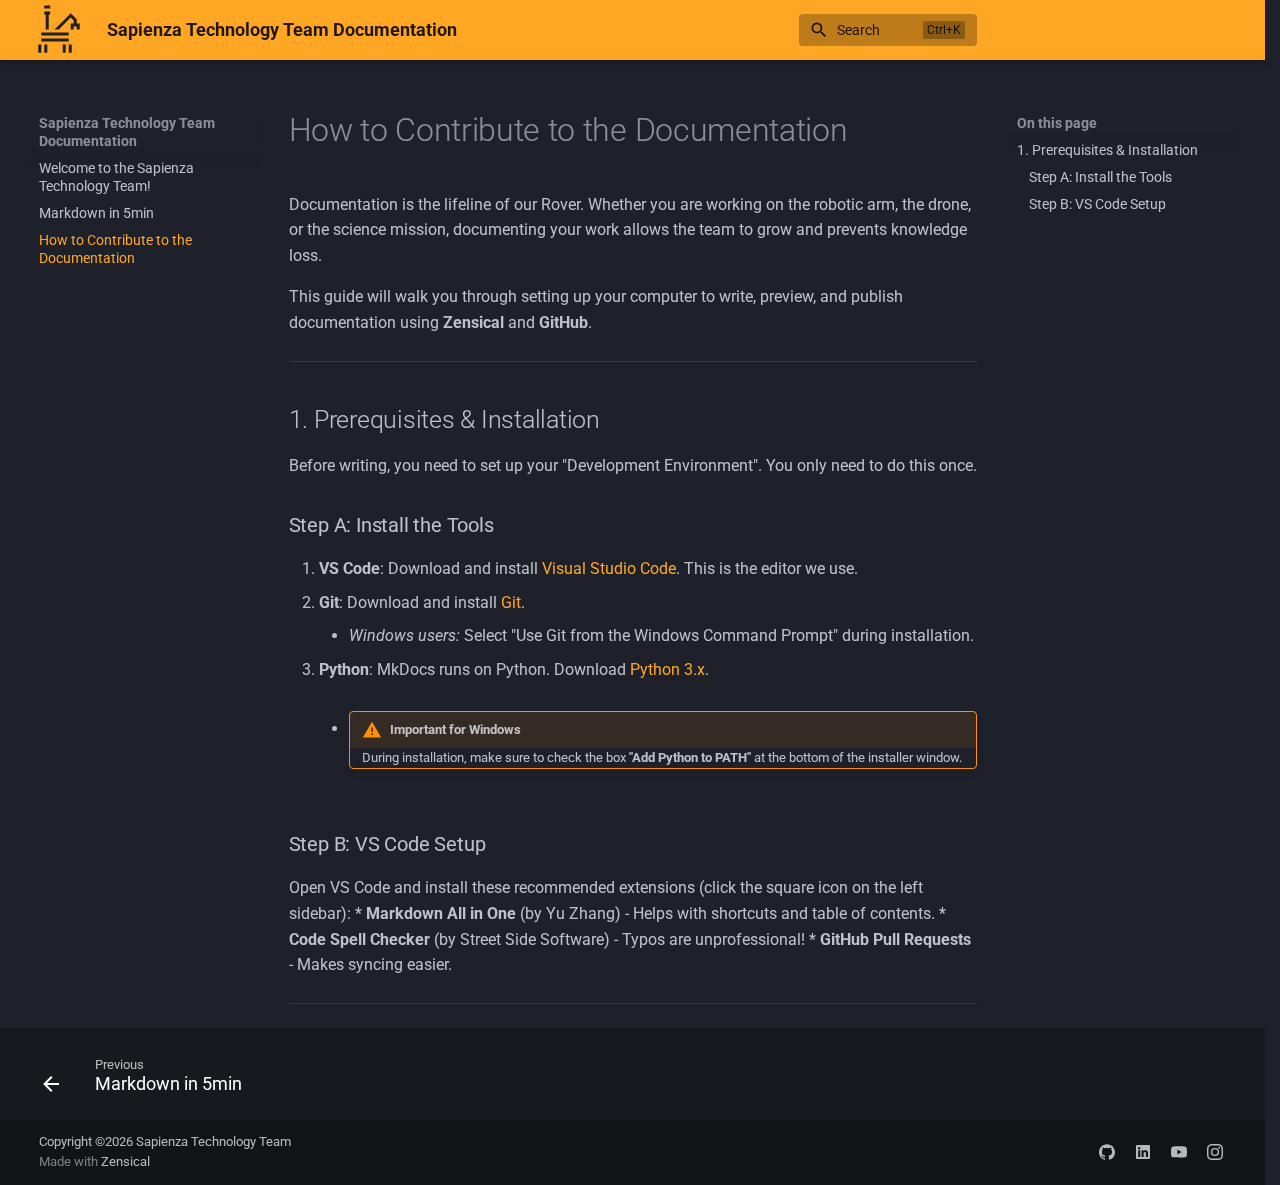
<file: site/tutorial_documentation/index.html>
<!doctype html>
<html lang="en" class="no-js">
  <head>
    
      <meta charset="utf-8">
      <meta name="viewport" content="width=device-width,initial-scale=1">
      
        <meta name="description" content="A new project generated from the default template project.">
      
      
        <meta name="author" content="SASA STT">
      
      
        <link rel="canonical" href="https://sapienza-technology.github.io/documentation/tutorial_documentation/">
      
      
        <link rel="prev" href="../prova_content_tabs/">
      
      
      
        
      
      
      <link rel="icon" href="../assets/images/stt_favicon.jpg">
      <meta name="generator" content="zensical-0.0.23">
    
    
      
        <title>How to Contribute to the Documentation - Sapienza Technology Team Documentation</title>
      
    
    
      
        
      
      <link rel="stylesheet" href="../assets/stylesheets/classic/main.d9d44b50.min.css">
      
        
          
        
        <link rel="stylesheet" href="../assets/stylesheets/classic/palette.7dc9a0ad.min.css">
      
      


    
    
      
    
    
      
        
        
        <link rel="preconnect" href="https://fonts.gstatic.com" crossorigin>
        <link rel="stylesheet" href="https://fonts.googleapis.com/css?family=Roboto:300,300i,400,400i,500,500i,700,700i%7CRoboto+Mono:400,400i,700,700i&display=fallback">
        <style>:root{--md-text-font:"Roboto";--md-code-font:"Roboto Mono"}</style>
      
    
    
      <link rel="stylesheet" href="../stylesheets/extra.css">
    
    <script>__md_scope=new URL("..",location),__md_hash=e=>[...e].reduce(((e,t)=>(e<<5)-e+t.charCodeAt(0)),0),__md_get=(e,t=localStorage,a=__md_scope)=>JSON.parse(t.getItem(a.pathname+"."+e)),__md_set=(e,t,a=localStorage,_=__md_scope)=>{try{a.setItem(_.pathname+"."+e,JSON.stringify(t))}catch(e){}},document.documentElement.setAttribute("data-platform",navigator.platform)</script>
    
      

    
    
  </head>
  
  
    
    
      
    
    
    
    
    <body dir="ltr" data-md-color-scheme="slate" data-md-color-primary="orange" data-md-color-accent="deep-orange">
  
    
    <input class="md-toggle" data-md-toggle="drawer" type="checkbox" id="__drawer" autocomplete="off">
    <input class="md-toggle" data-md-toggle="search" type="checkbox" id="__search" autocomplete="off">
    <label class="md-overlay" for="__drawer"></label>
    <div data-md-component="skip">
      
        
        <a href="#how-to-contribute-to-the-documentation" class="md-skip">
          Skip to content
        </a>
      
    </div>
    <div data-md-component="announce">
      
    </div>
    
    
      

  

<header class="md-header md-header--shadow" data-md-component="header">
  <nav class="md-header__inner md-grid" aria-label="Header">
    <a href="./.." title="Sapienza Technology Team Documentation" class="md-header__button md-logo" aria-label="Sapienza Technology Team Documentation" data-md-component="logo">
      
  <img src="../assets/images/STT_minimal_BLACK.svg" alt="logo">

    </a>
    <label class="md-header__button md-icon" for="__drawer">
      
      <svg xmlns="http://www.w3.org/2000/svg" viewBox="0 0 24 24"><path d="M3 6h18v2H3zm0 5h18v2H3zm0 5h18v2H3z"/></svg>
    </label>
    <div class="md-header__title" data-md-component="header-title">
      <div class="md-header__ellipsis">
        <div class="md-header__topic">
          <span class="md-ellipsis">
            Sapienza Technology Team Documentation
          </span>
        </div>
        <div class="md-header__topic" data-md-component="header-topic">
          <span class="md-ellipsis">
            
              How to Contribute to the Documentation
            
          </span>
        </div>
      </div>
    </div>
    
      
        <form class="md-header__option" data-md-component="palette">
  
    
    
    
    <input class="md-option" data-md-color-media="none" data-md-color-scheme="slate" data-md-color-primary="orange" data-md-color-accent="deep-orange"  aria-hidden="true"  type="radio" name="__palette" id="__palette_0">
    
  
</form>
      
    
    
      <script>var palette=__md_get("__palette");if(palette&&palette.color){if("(prefers-color-scheme)"===palette.color.media){var media=matchMedia("(prefers-color-scheme: light)"),input=document.querySelector(media.matches?"[data-md-color-media='(prefers-color-scheme: light)']":"[data-md-color-media='(prefers-color-scheme: dark)']");palette.color.media=input.getAttribute("data-md-color-media"),palette.color.scheme=input.getAttribute("data-md-color-scheme"),palette.color.primary=input.getAttribute("data-md-color-primary"),palette.color.accent=input.getAttribute("data-md-color-accent")}for(var[key,value]of Object.entries(palette.color))document.body.setAttribute("data-md-color-"+key,value)}</script>
    
    
    
      
      
        <label class="md-header__button md-icon" for="__search">
          
          <svg xmlns="http://www.w3.org/2000/svg" viewBox="0 0 24 24"><path d="M9.5 3A6.5 6.5 0 0 1 16 9.5c0 1.61-.59 3.09-1.56 4.23l.27.27h.79l5 5-1.5 1.5-5-5v-.79l-.27-.27A6.52 6.52 0 0 1 9.5 16 6.5 6.5 0 0 1 3 9.5 6.5 6.5 0 0 1 9.5 3m0 2C7 5 5 7 5 9.5S7 14 9.5 14 14 12 14 9.5 12 5 9.5 5"/></svg>
        </label>
        <div class="md-search" data-md-component="search" role="dialog" aria-label="Search">
  <button type="button" class="md-search__button">
    Search
  </button>
</div>
      
    
    <div class="md-header__source">
      
    </div>
  </nav>
  
</header>
    
    <div class="md-container" data-md-component="container">
      
      
        
          
        
      
      <main class="md-main" data-md-component="main">
        <div class="md-main__inner md-grid">
          
            
              
              <div class="md-sidebar md-sidebar--primary" data-md-component="sidebar" data-md-type="navigation" >
                <div class="md-sidebar__scrollwrap">
                  <div class="md-sidebar__inner">
                    



<nav class="md-nav md-nav--primary" aria-label="Navigation" data-md-level="0">
  <label class="md-nav__title" for="__drawer">
    <a href="./.." title="Sapienza Technology Team Documentation" class="md-nav__button md-logo" aria-label="Sapienza Technology Team Documentation" data-md-component="logo">
      
  <img src="../assets/images/STT_minimal_BLACK.svg" alt="logo">

    </a>
    Sapienza Technology Team Documentation
  </label>
  
  <ul class="md-nav__list" data-md-scrollfix>
    
      
      
  
  
  
  
    <li class="md-nav__item">
      <a href="./.." class="md-nav__link">
        
  
  
  <span class="md-ellipsis">
    
  
    Welcome to the Sapienza Technology Team!
  

    
  </span>
  
  

      </a>
    </li>
  

    
      
      
  
  
  
  
    <li class="md-nav__item">
      <a href="../prova_content_tabs/" class="md-nav__link">
        
  
  
  <span class="md-ellipsis">
    
  
    Markdown in 5min
  

    
  </span>
  
  

      </a>
    </li>
  

    
      
      
  
  
    
  
  
  
    <li class="md-nav__item md-nav__item--active">
      
      <input class="md-nav__toggle md-toggle" type="checkbox" id="__toc">
      
      
        
      
      
        <label class="md-nav__link md-nav__link--active" for="__toc">
          
  
  
  <span class="md-ellipsis">
    
  
    How to Contribute to the Documentation
  

    
  </span>
  
  

          <span class="md-nav__icon md-icon"></span>
        </label>
      
      <a href="././" class="md-nav__link md-nav__link--active">
        
  
  
  <span class="md-ellipsis">
    
  
    How to Contribute to the Documentation
  

    
  </span>
  
  

      </a>
      
        


<nav class="md-nav md-nav--secondary" aria-label="On this page">
  
  
  
    
  
  
    <label class="md-nav__title" for="__toc">
      <span class="md-nav__icon md-icon"></span>
      On this page
    </label>
    <ul class="md-nav__list" data-md-component="toc" data-md-scrollfix>
      
        <li class="md-nav__item">
  <a href="#1-prerequisites-installation" class="md-nav__link">
    <span class="md-ellipsis">
      
        1. Prerequisites &amp; Installation
      
    </span>
  </a>
  
    <nav class="md-nav" aria-label="1. Prerequisites &amp; Installation">
      <ul class="md-nav__list">
        
          <li class="md-nav__item">
  <a href="#step-a-install-the-tools" class="md-nav__link">
    <span class="md-ellipsis">
      
        Step A: Install the Tools
      
    </span>
  </a>
  
</li>
        
          <li class="md-nav__item">
  <a href="#step-b-vs-code-setup" class="md-nav__link">
    <span class="md-ellipsis">
      
        Step B: VS Code Setup
      
    </span>
  </a>
  
</li>
        
      </ul>
    </nav>
  
</li>
      
    </ul>
  
</nav>
      
    </li>
  

    
  </ul>
</nav>
                  </div>
                </div>
              </div>
            
            
              
              <div class="md-sidebar md-sidebar--secondary" data-md-component="sidebar" data-md-type="toc" >
                <div class="md-sidebar__scrollwrap">
                  <div class="md-sidebar__inner">
                    


<nav class="md-nav md-nav--secondary" aria-label="On this page">
  
  
  
    
  
  
    <label class="md-nav__title" for="__toc">
      <span class="md-nav__icon md-icon"></span>
      On this page
    </label>
    <ul class="md-nav__list" data-md-component="toc" data-md-scrollfix>
      
        <li class="md-nav__item">
  <a href="#1-prerequisites-installation" class="md-nav__link">
    <span class="md-ellipsis">
      
        1. Prerequisites &amp; Installation
      
    </span>
  </a>
  
    <nav class="md-nav" aria-label="1. Prerequisites &amp; Installation">
      <ul class="md-nav__list">
        
          <li class="md-nav__item">
  <a href="#step-a-install-the-tools" class="md-nav__link">
    <span class="md-ellipsis">
      
        Step A: Install the Tools
      
    </span>
  </a>
  
</li>
        
          <li class="md-nav__item">
  <a href="#step-b-vs-code-setup" class="md-nav__link">
    <span class="md-ellipsis">
      
        Step B: VS Code Setup
      
    </span>
  </a>
  
</li>
        
      </ul>
    </nav>
  
</li>
      
    </ul>
  
</nav>
                  </div>
                </div>
              </div>
            
          
          
            <div class="md-content" data-md-component="content">
              
                



  


              
              <article class="md-content__inner md-typeset">
                
                  

<h1 id="how-to-contribute-to-the-documentation">How to Contribute to the Documentation<a class="headerlink" href="#how-to-contribute-to-the-documentation" title="Permanent link">&para;</a></h1>
<p>Documentation is the lifeline of our Rover. Whether you are working on the robotic arm, the drone, or the science mission, documenting your work allows the team to grow and prevents knowledge loss.</p>
<p>This guide will walk you through setting up your computer to write, preview, and publish documentation using <strong>Zensical</strong> and <strong>GitHub</strong>.</p>
<hr />
<h2 id="1-prerequisites-installation">1. Prerequisites &amp; Installation<a class="headerlink" href="#1-prerequisites-installation" title="Permanent link">&para;</a></h2>
<p>Before writing, you need to set up your "Development Environment". You only need to do this once.</p>
<h3 id="step-a-install-the-tools">Step A: Install the Tools<a class="headerlink" href="#step-a-install-the-tools" title="Permanent link">&para;</a></h3>
<ol>
<li><strong>VS Code</strong>: Download and install <a href="https://code.visualstudio.com/">Visual Studio Code</a>. This is the editor we use.</li>
<li><strong>Git</strong>: Download and install <a href="https://git-scm.com/downloads">Git</a>.<ul>
<li><em>Windows users:</em> Select "Use Git from the Windows Command Prompt" during installation.</li>
</ul>
</li>
<li><strong>Python</strong>: MkDocs runs on Python. Download <a href="https://www.python.org/downloads/">Python 3.x</a>.<ul>
<li>
<div class="admonition warning">
<p class="admonition-title">Important for Windows</p>
During installation, make sure to check the box <strong>"Add Python to PATH"</strong> at the bottom of the installer window.</div>
</li>
</ul>
</li>
</ol>
<h3 id="step-b-vs-code-setup">Step B: VS Code Setup<a class="headerlink" href="#step-b-vs-code-setup" title="Permanent link">&para;</a></h3>
<p>Open VS Code and install these recommended extensions (click the square icon on the left sidebar):
*   <strong>Markdown All in One</strong> (by Yu Zhang) - Helps with shortcuts and table of contents.
*   <strong>Code Spell Checker</strong> (by Street Side Software) - Typos are unprofessional!
*   <strong>GitHub Pull Requests</strong> - Makes syncing easier.</p>
<hr />














                
              </article>
            </div>
          
          
  <script>var tabs=__md_get("__tabs");if(Array.isArray(tabs))e:for(var set of document.querySelectorAll(".tabbed-set")){var labels=set.querySelector(".tabbed-labels");for(var tab of tabs)for(var label of labels.getElementsByTagName("label"))if(label.innerText.trim()===tab){var input=document.getElementById(label.htmlFor);input.checked=!0;continue e}}</script>

<script>var target=document.getElementById(location.hash.slice(1));target&&target.name&&(target.checked=target.name.startsWith("__tabbed_"))</script>
        </div>
        
          <button type="button" class="md-top md-icon" data-md-component="top" hidden>
  
  <svg xmlns="http://www.w3.org/2000/svg" viewBox="0 0 24 24"><path d="M13 20h-2V8l-5.5 5.5-1.42-1.42L12 4.16l7.92 7.92-1.42 1.42L13 8z"/></svg>
  Back to top
</button>
        
      </main>
      
        <footer class="md-footer">
  
    
      
      <nav class="md-footer__inner md-grid" aria-label="Footer" >
        
          
          <a href="../prova_content_tabs/" class="md-footer__link md-footer__link--prev" aria-label="Previous: Markdown in 5min">
            <div class="md-footer__button md-icon">
              
              <svg xmlns="http://www.w3.org/2000/svg" viewBox="0 0 24 24"><path d="M20 11v2H8l5.5 5.5-1.42 1.42L4.16 12l7.92-7.92L13.5 5.5 8 11z"/></svg>
            </div>
            <div class="md-footer__title">
              <span class="md-footer__direction">
                Previous
              </span>
              <div class="md-ellipsis">
                Markdown in 5min
              </div>
            </div>
          </a>
        
        
      </nav>
    
  
  <div class="md-footer-meta md-typeset">
    <div class="md-footer-meta__inner md-grid">
      <div class="md-copyright">
  
    <div class="md-copyright__highlight">
      Copyright &copy;2026 Sapienza Technology Team
    </div>
  
  
    Made with
    <a href="https://zensical.org/" target="_blank" rel="noopener">
      Zensical
    </a>
  
</div>
      
        
<div class="md-social">
  
    
    
    
    
      
      
    
    <a href="https://github.com/Sapienza-Technology" target="_blank" rel="noopener" title="github.com" class="md-social__link">
      <svg xmlns="http://www.w3.org/2000/svg" viewBox="0 0 24 24"><path d="M12 .297c-6.63 0-12 5.373-12 12 0 5.303 3.438 9.8 8.205 11.385.6.113.82-.258.82-.577 0-.285-.01-1.04-.015-2.04-3.338.724-4.042-1.61-4.042-1.61C4.422 18.07 3.633 17.7 3.633 17.7c-1.087-.744.084-.729.084-.729 1.205.084 1.838 1.236 1.838 1.236 1.07 1.835 2.809 1.305 3.495.998.108-.776.417-1.305.76-1.605-2.665-.3-5.466-1.332-5.466-5.93 0-1.31.465-2.38 1.235-3.22-.135-.303-.54-1.523.105-3.176 0 0 1.005-.322 3.3 1.23.96-.267 1.98-.399 3-.405 1.02.006 2.04.138 3 .405 2.28-1.552 3.285-1.23 3.285-1.23.645 1.653.24 2.873.12 3.176.765.84 1.23 1.91 1.23 3.22 0 4.61-2.805 5.625-5.475 5.92.42.36.81 1.096.81 2.22 0 1.606-.015 2.896-.015 3.286 0 .315.21.69.825.57C20.565 22.092 24 17.592 24 12.297c0-6.627-5.373-12-12-12"/></svg>
    </a>
  
    
    
    
    
      
      
    
    <a href="https://it.linkedin.com/company/sapienza-technology-team" target="_blank" rel="noopener" title="it.linkedin.com" class="md-social__link">
      <svg xmlns="http://www.w3.org/2000/svg" viewBox="0 0 448 512"><!--! Font Awesome Free 7.1.0 by @fontawesome - https://fontawesome.com License - https://fontawesome.com/license/free (Icons: CC BY 4.0, Fonts: SIL OFL 1.1, Code: MIT License) Copyright 2025 Fonticons, Inc.--><path fill="currentColor" d="M416 32H31.9C14.3 32 0 46.5 0 64.3v383.4C0 465.5 14.3 480 31.9 480H416c17.6 0 32-14.5 32-32.3V64.3c0-17.8-14.4-32.3-32-32.3M135.4 416H69V202.2h66.5V416zM102.2 96a38.5 38.5 0 1 1 0 77 38.5 38.5 0 1 1 0-77m282.1 320h-66.4V312c0-24.8-.5-56.7-34.5-56.7-34.6 0-39.9 27-39.9 54.9V416h-66.4V202.2h63.7v29.2h.9c8.9-16.8 30.6-34.5 62.9-34.5 67.2 0 79.7 44.3 79.7 101.9z"/></svg>
    </a>
  
    
    
    
    
      
      
    
    <a href="https://www.youtube.com/@technologyteamsapienza6180" target="_blank" rel="noopener" title="www.youtube.com" class="md-social__link">
      <svg xmlns="http://www.w3.org/2000/svg" viewBox="0 0 24 24"><path d="M23.498 6.186a3.02 3.02 0 0 0-2.122-2.136C19.505 3.545 12 3.545 12 3.545s-7.505 0-9.377.505A3.02 3.02 0 0 0 .502 6.186C0 8.07 0 12 0 12s0 3.93.502 5.814a3.02 3.02 0 0 0 2.122 2.136c1.871.505 9.376.505 9.376.505s7.505 0 9.377-.505a3.02 3.02 0 0 0 2.122-2.136C24 15.93 24 12 24 12s0-3.93-.502-5.814M9.545 15.568V8.432L15.818 12z"/></svg>
    </a>
  
    
    
    
    
      
      
    
    <a href="https://www.instagram.com/sapienza_technology_team/" target="_blank" rel="noopener" title="www.instagram.com" class="md-social__link">
      <svg xmlns="http://www.w3.org/2000/svg" viewBox="0 0 24 24"><path d="M7.03.084c-1.277.06-2.149.264-2.91.563a5.9 5.9 0 0 0-2.124 1.388 5.9 5.9 0 0 0-1.38 2.127C.321 4.926.12 5.8.064 7.076s-.069 1.688-.063 4.947.021 3.667.083 4.947c.061 1.277.264 2.149.563 2.911.308.789.72 1.457 1.388 2.123a5.9 5.9 0 0 0 2.129 1.38c.763.295 1.636.496 2.913.552 1.278.056 1.689.069 4.947.063s3.668-.021 4.947-.082c1.28-.06 2.147-.265 2.91-.563a5.9 5.9 0 0 0 2.123-1.388 5.9 5.9 0 0 0 1.38-2.129c.295-.763.496-1.636.551-2.912.056-1.28.07-1.69.063-4.948-.006-3.258-.02-3.667-.081-4.947-.06-1.28-.264-2.148-.564-2.911a5.9 5.9 0 0 0-1.387-2.123 5.86 5.86 0 0 0-2.128-1.38C19.074.322 18.202.12 16.924.066 15.647.009 15.236-.006 11.977 0S8.31.021 7.03.084m.14 21.693c-1.17-.05-1.805-.245-2.228-.408a3.7 3.7 0 0 1-1.382-.895 3.7 3.7 0 0 1-.9-1.378c-.165-.423-.363-1.058-.417-2.228-.06-1.264-.072-1.644-.08-4.848-.006-3.204.006-3.583.061-4.848.05-1.169.246-1.805.408-2.228.216-.561.477-.96.895-1.382a3.7 3.7 0 0 1 1.379-.9c.423-.165 1.057-.361 2.227-.417 1.265-.06 1.644-.072 4.848-.08 3.203-.006 3.583.006 4.85.062 1.168.05 1.804.244 2.227.408.56.216.96.475 1.382.895s.681.817.9 1.378c.165.422.362 1.056.417 2.227.06 1.265.074 1.645.08 4.848.005 3.203-.006 3.583-.061 4.848-.051 1.17-.245 1.805-.408 2.23-.216.56-.477.96-.896 1.38a3.7 3.7 0 0 1-1.378.9c-.422.165-1.058.362-2.226.418-1.266.06-1.645.072-4.85.079s-3.582-.006-4.848-.06m9.783-16.192a1.44 1.44 0 1 0 1.437-1.442 1.44 1.44 0 0 0-1.437 1.442M5.839 12.012a6.161 6.161 0 1 0 12.323-.024 6.162 6.162 0 0 0-12.323.024M8 12.008A4 4 0 1 1 12.008 16 4 4 0 0 1 8 12.008"/></svg>
    </a>
  
</div>
      
    </div>
  </div>
</footer>
      
    </div>
    <div class="md-dialog" data-md-component="dialog">
      <div class="md-dialog__inner md-typeset"></div>
    </div>
    
    
    
      
      
      
      <script id="__config" type="application/json">{"annotate":null,"base":"..","features":["announce.dismiss","content.code.annotate","content.code.copy","content.code.select","content.footnote.tooltips","content.tabs.link","content.tooltips","navigation.footer","navigation.indexes","navigation.instant","navigation.instant.prefetch","navigation.path","navigation.sections","navigation.top","navigation.tracking","search.highlight"],"search":"../assets/javascripts/workers/search.e2d2d235.min.js","tags":null,"translations":{"clipboard.copied":"Copied to clipboard","clipboard.copy":"Copy to clipboard","search.result.more.one":"1 more on this page","search.result.more.other":"# more on this page","search.result.none":"No matching documents","search.result.one":"1 matching document","search.result.other":"# matching documents","search.result.placeholder":"Type to start searching","search.result.term.missing":"Missing","select.version":"Select version"},"version":null}</script>
    
    
      <script src="../assets/javascripts/bundle.5fcf0de6.min.js"></script>
      
    
  </body>
</html>
</file>
<file: stylesheets/extra.css>
.md-header__button.md-logo {
  margin: 0;
  padding: 0;
}

.md-header__button.md-logo img,
.md-header__button.md-logo svg {
  height: 3rem;
  width: 3rem;
}
</file>
<file: site/stylesheets/extra.css>
.md-header__button.md-logo {
  margin: 0;
  padding: 0;
}
.md-header__button.md-logo img,
.md-header__button.md-logo svg {
  height: 3rem;
  width: 3rem;
}
</file>
<file: assets/stylesheets/main.484c7ddc.min.css>
@charset "UTF-8";html{-webkit-text-size-adjust:none;-moz-text-size-adjust:none;text-size-adjust:none;box-sizing:border-box}*,:after,:before{box-sizing:inherit}@media (prefers-reduced-motion){*,:after,:before{transition:none!important}}body{margin:0}a,button,input,label{-webkit-tap-highlight-color:transparent}a{color:inherit;text-decoration:none}hr{border:0;box-sizing:initial;display:block;height:.05rem;overflow:visible;padding:0}small{font-size:80%}sub,sup{line-height:1em}img{border-style:none}table{border-collapse:initial;border-spacing:0}td,th{font-weight:400;vertical-align:top}button{background:#0000;border:0;font-family:inherit;font-size:inherit;margin:0;padding:0}input{border:0;outline:none}:root{--md-primary-fg-color:#4051b5;--md-primary-fg-color--light:#5d6cc0;--md-primary-fg-color--dark:#303fa1;--md-primary-bg-color:#fff;--md-primary-bg-color--light:#ffffffb3;--md-accent-fg-color:#526cfe;--md-accent-fg-color--transparent:#526cfe1a;--md-accent-bg-color:#fff;--md-accent-bg-color--light:#ffffffb3}[data-md-color-scheme=default]{color-scheme:light}[data-md-color-scheme=default] img[src$="#gh-dark-mode-only"],[data-md-color-scheme=default] img[src$="#only-dark"]{display:none}:root,[data-md-color-scheme=default]{--md-hue:225deg;--md-default-fg-color:#000000de;--md-default-fg-color--light:#0000008a;--md-default-fg-color--lighter:#00000052;--md-default-fg-color--lightest:#00000012;--md-default-bg-color:#fff;--md-default-bg-color--light:#ffffffb3;--md-default-bg-color--lighter:#ffffff4d;--md-default-bg-color--lightest:#ffffff1f;--md-code-fg-color:#36464e;--md-code-bg-color:#f5f5f5;--md-code-bg-color--light:#f5f5f5b3;--md-code-bg-color--lighter:#f5f5f54d;--md-code-hl-color:#4287ff;--md-code-hl-color--light:#4287ff1a;--md-code-hl-number-color:#d52a2a;--md-code-hl-special-color:#db1457;--md-code-hl-function-color:#a846b9;--md-code-hl-constant-color:#6e59d9;--md-code-hl-keyword-color:#3f6ec6;--md-code-hl-string-color:#1c7d4d;--md-code-hl-name-color:var(--md-code-fg-color);--md-code-hl-operator-color:var(--md-default-fg-color--light);--md-code-hl-punctuation-color:var(--md-default-fg-color--light);--md-code-hl-comment-color:var(--md-default-fg-color--light);--md-code-hl-generic-color:var(--md-default-fg-color--light);--md-code-hl-variable-color:var(--md-default-fg-color--light);--md-typeset-color:var(--md-default-fg-color);--md-typeset-a-color:var(--md-primary-fg-color);--md-typeset-del-color:#f5503d26;--md-typeset-ins-color:#0bd57026;--md-typeset-kbd-color:#fafafa;--md-typeset-kbd-accent-color:#fff;--md-typeset-kbd-border-color:#b8b8b8;--md-typeset-mark-color:#ffff0080;--md-typeset-table-color:#0000001f;--md-typeset-table-color--light:rgba(0,0,0,.035);--md-admonition-fg-color:var(--md-default-fg-color);--md-admonition-bg-color:var(--md-default-bg-color);--md-warning-fg-color:#000000de;--md-warning-bg-color:#ff9;--md-footer-fg-color:#fff;--md-footer-fg-color--light:#ffffffb3;--md-footer-fg-color--lighter:#ffffff73;--md-footer-bg-color:#000000de;--md-footer-bg-color--dark:#00000052;--md-shadow-z1:0 0.2rem 0.5rem #0000000d,0 0 0.05rem #0000001a;--md-shadow-z2:0 0.2rem 0.5rem #0000001a,0 0 0.05rem #00000040;--md-shadow-z3:0 0.2rem 0.5rem #0003,0 0 0.05rem #00000059}.md-icon svg{fill:currentcolor;display:block;height:1.2rem;width:1.2rem}body{-webkit-font-smoothing:antialiased;-moz-osx-font-smoothing:grayscale;--md-text-font-family:var(--md-text-font,_),-apple-system,BlinkMacSystemFont,Helvetica,Arial,sans-serif;--md-code-font-family:var(--md-code-font,_),SFMono-Regular,Consolas,Menlo,monospace}aside,body,input{font-feature-settings:"kern","liga";color:var(--md-typeset-color);font-family:var(--md-text-font-family)}code,kbd,pre{font-feature-settings:"kern";font-family:var(--md-code-font-family)}:root{--md-typeset-table-sort-icon:url('data:image/svg+xml;charset=utf-8,<svg xmlns="http://www.w3.org/2000/svg" viewBox="0 0 24 24"><path d="m18 21-4-4h3V7h-3l4-4 4 4h-3v10h3M2 19v-2h10v2M2 13v-2h7v2M2 7V5h4v2z"/></svg>');--md-typeset-table-sort-icon--asc:url('data:image/svg+xml;charset=utf-8,<svg xmlns="http://www.w3.org/2000/svg" viewBox="0 0 24 24"><path d="M19 17h3l-4 4-4-4h3V3h2M2 17h10v2H2M6 5v2H2V5m0 6h7v2H2z"/></svg>');--md-typeset-table-sort-icon--desc:url('data:image/svg+xml;charset=utf-8,<svg xmlns="http://www.w3.org/2000/svg" viewBox="0 0 24 24"><path d="M19 7h3l-4-4-4 4h3v14h2M2 17h10v2H2M6 5v2H2V5m0 6h7v2H2z"/></svg>')}.md-typeset{-webkit-print-color-adjust:exact;color-adjust:exact;font-size:.8rem;line-height:1.6;overflow-wrap:break-word}@media print{.md-typeset{font-size:.68rem}}.md-typeset blockquote,.md-typeset dl,.md-typeset figure,.md-typeset ol,.md-typeset pre,.md-typeset ul{margin-bottom:1em;margin-top:1em}.md-typeset h1{color:var(--md-default-fg-color--light);font-size:2em;line-height:1.3;margin:0 0 1.25em}.md-typeset h1,.md-typeset h2{font-weight:300;letter-spacing:-.01em}.md-typeset h2{font-size:1.5625em;line-height:1.4;margin:1.6em 0 .64em}.md-typeset h3{font-size:1.25em;font-weight:400;letter-spacing:-.01em;line-height:1.5;margin:1.6em 0 .8em}.md-typeset h2+h3{margin-top:.8em}.md-typeset h4{font-weight:700;letter-spacing:-.01em;margin:1em 0}.md-typeset h5,.md-typeset h6{color:var(--md-default-fg-color--light);font-size:.8em;font-weight:700;letter-spacing:-.01em;margin:1.25em 0}.md-typeset h5{text-transform:uppercase}.md-typeset h5 code{text-transform:none}.md-typeset hr{border-bottom:.05rem solid var(--md-default-fg-color--lightest);display:flow-root;margin:1.5em 0}.md-typeset a{color:var(--md-typeset-a-color);word-break:break-word}.md-typeset a,.md-typeset a:before{transition:color 125ms}.md-typeset a:focus,.md-typeset a:hover{color:var(--md-accent-fg-color)}.md-typeset a:focus code,.md-typeset a:hover code{background-color:var(--md-accent-fg-color--transparent);color:var(--md-accent-fg-color)}.md-typeset a code{color:var(--md-typeset-a-color)}.md-typeset a.focus-visible{outline-color:var(--md-accent-fg-color);outline-offset:.2rem}.md-typeset code,.md-typeset kbd,.md-typeset pre{color:var(--md-code-fg-color);direction:ltr;font-variant-ligatures:none;transition:background-color 125ms}@media print{.md-typeset code,.md-typeset kbd,.md-typeset pre{white-space:pre-wrap}}.md-typeset code{background-color:var(--md-code-bg-color);border-radius:.1rem;-webkit-box-decoration-break:clone;box-decoration-break:clone;font-size:.85em;padding:0 .2941176471em;transition:color 125ms,background-color 125ms;word-break:break-word}.md-typeset code:not(.focus-visible){-webkit-tap-highlight-color:transparent;outline:none}.md-typeset pre{display:flow-root;line-height:1.4;position:relative}.md-typeset pre>code{-webkit-box-decoration-break:slice;box-decoration-break:slice;box-shadow:none;display:block;margin:0;outline-color:var(--md-accent-fg-color);overflow:auto;padding:.7720588235em 1.1764705882em;scrollbar-color:var(--md-default-fg-color--lighter) #0000;scrollbar-width:thin;touch-action:auto;word-break:normal}.md-typeset pre>code:hover{scrollbar-color:var(--md-accent-fg-color) #0000}.md-typeset pre>code::-webkit-scrollbar{height:.2rem;width:.2rem}.md-typeset pre>code::-webkit-scrollbar-thumb{background-color:var(--md-default-fg-color--lighter)}.md-typeset pre>code::-webkit-scrollbar-thumb:hover{background-color:var(--md-accent-fg-color)}.md-typeset kbd{background-color:var(--md-typeset-kbd-color);border-radius:.1rem;box-shadow:0 .1rem 0 .05rem var(--md-typeset-kbd-border-color),0 .1rem 0 var(--md-typeset-kbd-border-color),0 -.1rem .2rem var(--md-typeset-kbd-accent-color) inset;color:var(--md-default-fg-color);display:inline-block;font-size:.75em;padding:0 .6666666667em;vertical-align:text-top;word-break:break-word}.md-typeset mark{background-color:var(--md-typeset-mark-color);-webkit-box-decoration-break:clone;box-decoration-break:clone;color:inherit;word-break:break-word}.md-typeset abbr{cursor:help;text-decoration:none}.md-typeset [data-preview],.md-typeset abbr{border-bottom:.05rem dotted var(--md-default-fg-color--light)}.md-typeset small{opacity:.75}[dir=ltr] .md-typeset sub,[dir=ltr] .md-typeset sup{margin-left:.078125em}[dir=rtl] .md-typeset sub,[dir=rtl] .md-typeset sup{margin-right:.078125em}[dir=ltr] .md-typeset blockquote{padding-left:.6rem}[dir=rtl] .md-typeset blockquote{padding-right:.6rem}[dir=ltr] .md-typeset blockquote{border-left:.2rem solid var(--md-default-fg-color--lighter)}[dir=rtl] .md-typeset blockquote{border-right:.2rem solid var(--md-default-fg-color--lighter)}.md-typeset blockquote{color:var(--md-default-fg-color--light);margin-left:0;margin-right:0}.md-typeset ul{list-style-type:disc}.md-typeset ul[type]{list-style-type:revert-layer}[dir=ltr] .md-typeset ol,[dir=ltr] .md-typeset ul{margin-left:.625em}[dir=rtl] .md-typeset ol,[dir=rtl] .md-typeset ul{margin-right:.625em}.md-typeset ol,.md-typeset ul{padding:0}.md-typeset ol:not([hidden]),.md-typeset ul:not([hidden]){display:flow-root}.md-typeset ol ol,.md-typeset ul ol{list-style-type:lower-alpha}.md-typeset ol ol ol,.md-typeset ul ol ol{list-style-type:lower-roman}.md-typeset ol ol ol ol,.md-typeset ul ol ol ol{list-style-type:upper-alpha}.md-typeset ol ol ol ol ol,.md-typeset ul ol ol ol ol{list-style-type:upper-roman}.md-typeset ol[type],.md-typeset ul[type]{list-style-type:revert-layer}[dir=ltr] .md-typeset ol li,[dir=ltr] .md-typeset ul li{margin-left:1.25em}[dir=rtl] .md-typeset ol li,[dir=rtl] .md-typeset ul li{margin-right:1.25em}.md-typeset ol li,.md-typeset ul li{margin-bottom:.5em}.md-typeset ol li blockquote,.md-typeset ol li p,.md-typeset ul li blockquote,.md-typeset ul li p{margin:.5em 0}.md-typeset ol li:last-child,.md-typeset ul li:last-child{margin-bottom:0}[dir=ltr] .md-typeset ol li ol,[dir=ltr] .md-typeset ol li ul,[dir=ltr] .md-typeset ul li ol,[dir=ltr] .md-typeset ul li ul{margin-left:.625em}[dir=rtl] .md-typeset ol li ol,[dir=rtl] .md-typeset ol li ul,[dir=rtl] .md-typeset ul li ol,[dir=rtl] .md-typeset ul li ul{margin-right:.625em}.md-typeset ol li ol,.md-typeset ol li ul,.md-typeset ul li ol,.md-typeset ul li ul{margin-bottom:.5em;margin-top:.5em}[dir=ltr] .md-typeset dd{margin-left:1.875em}[dir=rtl] .md-typeset dd{margin-right:1.875em}.md-typeset dd{margin-bottom:1.5em;margin-top:1em}.md-typeset img,.md-typeset svg,.md-typeset video{height:auto;max-width:100%}.md-typeset img[align=left]{margin:1em 1em 1em 0}.md-typeset img[align=right]{margin:1em 0 1em 1em}.md-typeset img[align]:only-child{margin-top:0}.md-typeset figure{display:flow-root;margin:1em auto;max-width:100%;text-align:center;width:fit-content}.md-typeset figure img{display:block;margin:0 auto}.md-typeset figcaption{font-style:italic;margin:1em auto;max-width:24rem}.md-typeset iframe{max-width:100%}.md-typeset table:not([class]){background-color:var(--md-default-bg-color);border:.05rem solid var(--md-typeset-table-color);border-radius:.1rem;display:inline-block;font-size:.64rem;max-width:100%;overflow:auto;touch-action:auto}@media print{.md-typeset table:not([class]){display:table}}.md-typeset table:not([class])+*{margin-top:1.5em}.md-typeset table:not([class]) td>:first-child,.md-typeset table:not([class]) th>:first-child{margin-top:0}.md-typeset table:not([class]) td>:last-child,.md-typeset table:not([class]) th>:last-child{margin-bottom:0}.md-typeset table:not([class]) td:not([align]),.md-typeset table:not([class]) th:not([align]){text-align:left}[dir=rtl] .md-typeset table:not([class]) td:not([align]),[dir=rtl] .md-typeset table:not([class]) th:not([align]){text-align:right}.md-typeset table:not([class]) th{font-weight:700;min-width:5rem;padding:.9375em 1.25em;vertical-align:top}.md-typeset table:not([class]) td{border-top:.05rem solid var(--md-typeset-table-color);padding:.9375em 1.25em;vertical-align:top}.md-typeset table:not([class]) tbody tr{transition:background-color 125ms}.md-typeset table:not([class]) tbody tr:hover{background-color:var(--md-typeset-table-color--light);box-shadow:0 .05rem 0 var(--md-default-bg-color) inset}.md-typeset table:not([class]) a{word-break:normal}.md-typeset table th[role=columnheader]{cursor:pointer}[dir=ltr] .md-typeset table th[role=columnheader]:after{margin-left:.5em}[dir=rtl] .md-typeset table th[role=columnheader]:after{margin-right:.5em}.md-typeset table th[role=columnheader]:after{content:"";display:inline-block;height:1.2em;-webkit-mask-image:var(--md-typeset-table-sort-icon);mask-image:var(--md-typeset-table-sort-icon);-webkit-mask-repeat:no-repeat;mask-repeat:no-repeat;-webkit-mask-size:contain;mask-size:contain;transition:background-color 125ms;vertical-align:text-bottom;width:1.2em}.md-typeset table th[role=columnheader]:hover:after{background-color:var(--md-default-fg-color--lighter)}.md-typeset table th[role=columnheader][aria-sort=ascending]:after{background-color:var(--md-default-fg-color--light);-webkit-mask-image:var(--md-typeset-table-sort-icon--asc);mask-image:var(--md-typeset-table-sort-icon--asc)}.md-typeset table th[role=columnheader][aria-sort=descending]:after{background-color:var(--md-default-fg-color--light);-webkit-mask-image:var(--md-typeset-table-sort-icon--desc);mask-image:var(--md-typeset-table-sort-icon--desc)}.md-typeset__scrollwrap{margin:1em -.8rem;overflow-x:auto;touch-action:auto}.md-typeset__table{display:inline-block;margin-bottom:.5em;padding:0 .8rem}@media print{.md-typeset__table{display:block}}html .md-typeset__table table{display:table;margin:0;overflow:hidden;width:100%}@media screen and (max-width:44.984375em){.md-content__inner>pre{margin:1em -.8rem}.md-content__inner>pre code{border-radius:0}}.md-typeset .md-author{border-radius:100%;display:block;flex-shrink:0;height:1.6rem;overflow:hidden;position:relative;transition:color 125ms,transform 125ms;width:1.6rem}.md-typeset .md-author img{display:block}.md-typeset .md-author--more{background:var(--md-default-fg-color--lightest);color:var(--md-default-fg-color--lighter);font-size:.6rem;font-weight:700;line-height:1.6rem;text-align:center}.md-typeset .md-author--long{height:2.4rem;width:2.4rem}.md-typeset a.md-author{transform:scale(1)}.md-typeset a.md-author img{border-radius:100%;filter:grayscale(100%) opacity(75%);transition:filter 125ms}.md-typeset a.md-author:focus,.md-typeset a.md-author:hover{transform:scale(1.1);z-index:1}.md-typeset a.md-author:focus img,.md-typeset a.md-author:hover img{filter:grayscale(0)}.md-banner{background-color:var(--md-footer-bg-color);color:var(--md-footer-fg-color);overflow:auto}@media print{.md-banner{display:none}}.md-banner--warning{background-color:var(--md-warning-bg-color);color:var(--md-warning-fg-color)}.md-banner__inner{font-size:.7rem;margin:.6rem auto;padding:0 .8rem}[dir=ltr] .md-banner__button{float:right}[dir=rtl] .md-banner__button{float:left}.md-banner__button{color:inherit;cursor:pointer;transition:opacity .25s}.no-js .md-banner__button{display:none}.md-banner__button:hover{opacity:.7}html{font-size:125%;height:100%;overflow-x:hidden}@media screen and (min-width:100em){html{font-size:137.5%}}@media screen and (min-width:125em){html{font-size:150%}}body{background-color:var(--md-default-bg-color);display:flex;flex-direction:column;font-size:.5rem;min-height:100%;position:relative;width:100%}@media print{body{display:block}}@media screen and (max-width:59.984375em){body[data-md-scrolllock]{position:fixed}}.md-grid{margin-left:auto;margin-right:auto;max-width:61rem}.md-container{display:flex;flex-direction:column;flex-grow:1}@media print{.md-container{display:block}}.md-main{flex-grow:1}.md-main__inner{display:flex;height:100%;margin-top:1.5rem}.md-ellipsis{overflow:hidden;text-overflow:ellipsis}.md-toggle{display:none}.md-option{height:0;opacity:0;position:absolute;width:0}.md-option:checked+label:not([hidden]){display:block}.md-option.focus-visible+label{outline-color:var(--md-accent-fg-color);outline-style:auto}.md-skip{background-color:var(--md-default-fg-color);border-radius:.1rem;color:var(--md-default-bg-color);font-size:.64rem;margin:.5rem;opacity:0;outline-color:var(--md-accent-fg-color);padding:.3rem .5rem;position:fixed;transform:translateY(.4rem);z-index:-1}.md-skip:focus{opacity:1;transform:translateY(0);transition:transform .25s cubic-bezier(.4,0,.2,1),opacity 175ms 75ms;z-index:10}@page{margin:25mm}:root{--md-clipboard-icon:url('data:image/svg+xml;charset=utf-8,<svg xmlns="http://www.w3.org/2000/svg" viewBox="0 0 24 24"><path d="M19 21H8V7h11m0-2H8a2 2 0 0 0-2 2v14a2 2 0 0 0 2 2h11a2 2 0 0 0 2-2V7a2 2 0 0 0-2-2m-3-4H4a2 2 0 0 0-2 2v14h2V3h12z"/></svg>')}.md-clipboard{border-radius:.1rem;color:var(--md-default-fg-color--lightest);cursor:pointer;height:1.5em;outline-color:var(--md-accent-fg-color);outline-offset:.1rem;transition:color .25s;width:1.5em;z-index:1}@media print{.md-clipboard{display:none}}.md-clipboard:not(.focus-visible){-webkit-tap-highlight-color:transparent;outline:none}:hover>.md-clipboard{color:var(--md-default-fg-color--light)}.md-clipboard:focus,.md-clipboard:hover{color:var(--md-accent-fg-color)}.md-clipboard:after{background-color:currentcolor;content:"";display:block;height:1.125em;margin:0 auto;-webkit-mask-image:var(--md-clipboard-icon);mask-image:var(--md-clipboard-icon);-webkit-mask-position:center;mask-position:center;-webkit-mask-repeat:no-repeat;mask-repeat:no-repeat;-webkit-mask-size:contain;mask-size:contain;width:1.125em}.md-clipboard--inline{cursor:pointer}.md-clipboard--inline code{transition:color .25s,background-color .25s}.md-clipboard--inline:focus code,.md-clipboard--inline:hover code{background-color:var(--md-accent-fg-color--transparent);color:var(--md-accent-fg-color)}:root{--md-code-select-icon:url('data:image/svg+xml;charset=utf-8,<svg xmlns="http://www.w3.org/2000/svg" viewBox="0 0 24 24"><path d="M19 19h-4v2h4c1.1 0 2-.9 2-2v-4h-2m0-12h-4v2h4v4h2V5c0-1.1-.9-2-2-2M5 5h4V3H5c-1.1 0-2 .9-2 2v4h2m0 6H3v4c0 1.1.9 2 2 2h4v-2H5zm2-4h2v2H7zm4 0h2v2h-2zm4 0h2v2h-2zM7 7h2v2H7zm4 0h2v2h-2zm4 0h2v2h-2zm-8 8h2v2H7zm4 0h2v2h-2zm4 0h2v2h-2z"/></svg>');--md-code-copy-icon:url('data:image/svg+xml;charset=utf-8,<svg xmlns="http://www.w3.org/2000/svg" viewBox="0 0 24 24"><path d="M19 21H8V7h11m0-2H8a2 2 0 0 0-2 2v14a2 2 0 0 0 2 2h11a2 2 0 0 0 2-2V7a2 2 0 0 0-2-2m-3-4H4a2 2 0 0 0-2 2v14h2V3h12z"/></svg>')}.md-typeset .md-code__content{display:grid}.md-code__nav{background-color:var(--md-code-bg-color--lighter);border-radius:.1rem;display:flex;gap:.2rem;padding:.2rem;position:absolute;right:.25em;top:.25em;transition:background-color .25s;z-index:1}:hover>.md-code__nav{background-color:var(--md-code-bg-color--light)}.md-code__button{color:var(--md-default-fg-color--lightest);cursor:pointer;display:block;height:1.5em;outline-color:var(--md-accent-fg-color);outline-offset:.1rem;transition:color .25s;width:1.5em}:hover>*>.md-code__button{color:var(--md-default-fg-color--light)}.md-code__button.focus-visible,.md-code__button:hover{color:var(--md-accent-fg-color)}.md-code__button--active{color:var(--md-default-fg-color)!important}.md-code__button:after{background-color:currentcolor;content:"";display:block;height:1.125em;margin:0 auto;-webkit-mask-position:center;mask-position:center;-webkit-mask-repeat:no-repeat;mask-repeat:no-repeat;-webkit-mask-size:contain;mask-size:contain;width:1.125em}.md-code__button[data-md-type=select]:after{-webkit-mask-image:var(--md-code-select-icon);mask-image:var(--md-code-select-icon)}.md-code__button[data-md-type=copy]:after{-webkit-mask-image:var(--md-code-copy-icon);mask-image:var(--md-code-copy-icon)}@keyframes consent{0%{opacity:0;transform:translateY(100%)}to{opacity:1;transform:translateY(0)}}@keyframes overlay{0%{opacity:0}to{opacity:1}}.md-consent__overlay{animation:overlay .25s both;-webkit-backdrop-filter:blur(.1rem);backdrop-filter:blur(.1rem);background-color:#0000008a;height:100%;opacity:1;position:fixed;top:0;width:100%;z-index:5}.md-consent__inner{animation:consent .5s cubic-bezier(.1,.7,.1,1) both;background-color:var(--md-default-bg-color);border:0;border-radius:.1rem;bottom:0;box-shadow:0 0 .2rem #0000001a,0 .2rem .4rem #0003;max-height:100%;overflow:auto;padding:0;position:fixed;width:100%;z-index:5}.md-consent__form{padding:.8rem}.md-consent__settings{display:none;margin:1em 0}input:checked+.md-consent__settings{display:block}.md-consent__controls{margin-bottom:.8rem}.md-typeset .md-consent__controls .md-button{display:inline}@media screen and (max-width:44.984375em){.md-typeset .md-consent__controls .md-button{display:block;margin-top:.4rem;text-align:center;width:100%}}.md-consent label{cursor:pointer}.md-content{flex-grow:1;min-width:0}.md-content__inner{margin:0 .8rem 1.2rem;padding-top:.6rem}@media screen and (min-width:76.25em){[dir=ltr] .md-sidebar--primary:not([hidden])~.md-content>.md-content__inner{margin-left:1.2rem}[dir=ltr] .md-sidebar--secondary:not([hidden])~.md-content>.md-content__inner,[dir=rtl] .md-sidebar--primary:not([hidden])~.md-content>.md-content__inner{margin-right:1.2rem}[dir=rtl] .md-sidebar--secondary:not([hidden])~.md-content>.md-content__inner{margin-left:1.2rem}}.md-content__inner:before{content:"";display:block;height:.4rem}.md-content__inner>:last-child{margin-bottom:0}[dir=ltr] .md-content__button{float:right}[dir=rtl] .md-content__button{float:left}[dir=ltr] .md-content__button{margin-left:.4rem}[dir=rtl] .md-content__button{margin-right:.4rem}.md-content__button{margin:.4rem 0;padding:0}@media print{.md-content__button{display:none}}.md-typeset .md-content__button{color:var(--md-default-fg-color--lighter)}.md-content__button svg{display:inline;vertical-align:top}[dir=rtl] .md-content__button svg{transform:scaleX(-1)}[dir=ltr] .md-dialog{right:.8rem}[dir=rtl] .md-dialog{left:.8rem}.md-dialog{background-color:var(--md-default-fg-color);border-radius:.1rem;bottom:.8rem;box-shadow:var(--md-shadow-z3);min-width:11.1rem;opacity:0;padding:.4rem .6rem;pointer-events:none;position:fixed;transform:translateY(100%);transition:transform 0ms .4s,opacity .4s;z-index:4}@media print{.md-dialog{display:none}}.md-dialog--active{opacity:1;pointer-events:auto;transform:translateY(0);transition:transform .4s cubic-bezier(.075,.85,.175,1),opacity .4s}.md-dialog__inner{color:var(--md-default-bg-color);font-size:.7rem}.md-feedback{margin:2em 0 1em;text-align:center}.md-feedback fieldset{border:none;margin:0;padding:0}.md-feedback__title{font-weight:700;margin:1em auto}.md-feedback__inner{position:relative}.md-feedback__list{display:flex;flex-wrap:wrap;place-content:baseline center;position:relative}.md-feedback__list:hover .md-icon:not(:disabled){color:var(--md-default-fg-color--lighter)}:disabled .md-feedback__list{min-height:1.8rem}.md-feedback__icon{color:var(--md-default-fg-color--light);cursor:pointer;flex-shrink:0;margin:0 .1rem;transition:color 125ms}.md-feedback__icon:not(:disabled).md-icon:hover{color:var(--md-accent-fg-color)}.md-feedback__icon:disabled{color:var(--md-default-fg-color--lightest);pointer-events:none}.md-feedback__note{opacity:0;position:relative;transform:translateY(.4rem);transition:transform .4s cubic-bezier(.1,.7,.1,1),opacity .15s}.md-feedback__note>*{margin:0 auto;max-width:16rem}:disabled .md-feedback__note{opacity:1;transform:translateY(0)}@media print{.md-feedback{display:none}}.md-footer{background-color:var(--md-footer-bg-color);color:var(--md-footer-fg-color)}@media print{.md-footer{display:none}}.md-footer__inner{justify-content:space-between;overflow:auto;padding:.2rem}.md-footer__inner:not([hidden]){display:flex}.md-footer__link{align-items:end;display:flex;flex-grow:0.01;margin-bottom:.4rem;margin-top:1rem;max-width:100%;outline-color:var(--md-accent-fg-color);overflow:hidden;transition:opacity .25s}.md-footer__link:focus,.md-footer__link:hover{opacity:.7}[dir=rtl] .md-footer__link svg{transform:scaleX(-1)}@media screen and (max-width:44.984375em){.md-footer__link--prev{flex-shrink:0}.md-footer__link--prev .md-footer__title{display:none}}[dir=ltr] .md-footer__link--next{margin-left:auto}[dir=rtl] .md-footer__link--next{margin-right:auto}.md-footer__link--next{text-align:right}[dir=rtl] .md-footer__link--next{text-align:left}.md-footer__title{flex-grow:1;font-size:.9rem;margin-bottom:.7rem;max-width:calc(100% - 2.4rem);padding:0 1rem;white-space:nowrap}.md-footer__button{margin:.2rem;padding:.4rem}.md-footer__direction{font-size:.64rem;opacity:.7}.md-footer-meta{background-color:var(--md-footer-bg-color--dark)}.md-footer-meta__inner{display:flex;flex-wrap:wrap;justify-content:space-between;padding:.2rem}html .md-footer-meta.md-typeset a{color:var(--md-footer-fg-color--light)}html .md-footer-meta.md-typeset a:focus,html .md-footer-meta.md-typeset a:hover{color:var(--md-footer-fg-color)}.md-copyright{color:var(--md-footer-fg-color--lighter);font-size:.64rem;margin:auto .6rem;padding:.4rem 0;width:100%}@media screen and (min-width:45em){.md-copyright{width:auto}}.md-copyright__highlight{color:var(--md-footer-fg-color--light)}.md-social{display:inline-flex;gap:.2rem;margin:0 .4rem;padding:.2rem 0 .6rem}@media screen and (min-width:45em){.md-social{padding:.6rem 0}}.md-social__link{display:inline-block;height:1.6rem;text-align:center;width:1.6rem}.md-social__link:before{line-height:1.9}.md-social__link svg{fill:currentcolor;max-height:.8rem;vertical-align:-25%}.md-typeset .md-button{border:.1rem solid;border-radius:.1rem;color:var(--md-primary-fg-color);cursor:pointer;display:inline-block;font-weight:700;padding:.625em 2em;transition:color 125ms,background-color 125ms,border-color 125ms}.md-typeset .md-button--primary{background-color:var(--md-primary-fg-color);border-color:var(--md-primary-fg-color);color:var(--md-primary-bg-color)}.md-typeset .md-button:focus,.md-typeset .md-button:hover{background-color:var(--md-accent-fg-color);border-color:var(--md-accent-fg-color);color:var(--md-accent-bg-color)}[dir=ltr] .md-typeset .md-input{border-top-left-radius:.1rem}[dir=ltr] .md-typeset .md-input,[dir=rtl] .md-typeset .md-input{border-top-right-radius:.1rem}[dir=rtl] .md-typeset .md-input{border-top-left-radius:.1rem}.md-typeset .md-input{border-bottom:.1rem solid var(--md-default-fg-color--lighter);box-shadow:var(--md-shadow-z1);font-size:.8rem;height:1.8rem;padding:0 .6rem;transition:border .25s,box-shadow .25s}.md-typeset .md-input:focus,.md-typeset .md-input:hover{border-bottom-color:var(--md-accent-fg-color);box-shadow:var(--md-shadow-z2)}.md-typeset .md-input--stretch{width:100%}.md-header{background-color:var(--md-primary-fg-color);box-shadow:0 0 .2rem #0000,0 .2rem .4rem #0000;color:var(--md-primary-bg-color);display:block;left:0;position:sticky;right:0;top:0;z-index:4}@media print{.md-header{display:none}}.md-header[hidden]{transform:translateY(-100%);transition:transform .25s cubic-bezier(.8,0,.6,1),box-shadow .25s}.md-header--shadow{box-shadow:0 0 .2rem #0000001a,0 .2rem .4rem #0003;transition:transform .25s cubic-bezier(.1,.7,.1,1),box-shadow .25s}.md-header__inner{align-items:center;display:flex;padding:0 .2rem}.md-header__button{color:currentcolor;cursor:pointer;margin:.2rem;outline-color:var(--md-accent-fg-color);padding:.4rem;position:relative;transition:opacity .25s;vertical-align:middle;z-index:1}.md-header__button:hover{opacity:.7}.md-header__button:not([hidden]){display:inline-block}.md-header__button:not(.focus-visible){-webkit-tap-highlight-color:transparent;outline:none}.md-header__button.md-logo{margin:.2rem;padding:.4rem}@media screen and (max-width:76.234375em){.md-header__button.md-logo{display:none}}.md-header__button.md-logo img,.md-header__button.md-logo svg{fill:currentcolor;display:block;height:1.2rem;width:auto}@media screen and (min-width:60em){.md-header__button[for=__search]{display:none}}.no-js .md-header__button[for=__search]{display:none}[dir=rtl] .md-header__button[for=__search] svg{transform:scaleX(-1)}@media screen and (min-width:76.25em){.md-header__button[for=__drawer]{display:none}}.md-header__topic{display:flex;max-width:100%;position:absolute;transition:transform .4s cubic-bezier(.1,.7,.1,1),opacity .15s;white-space:nowrap}.md-header__topic+.md-header__topic{opacity:0;pointer-events:none;transform:translateX(1.25rem);transition:transform .4s cubic-bezier(1,.7,.1,.1),opacity .15s;z-index:-1}[dir=rtl] .md-header__topic+.md-header__topic{transform:translateX(-1.25rem)}.md-header__topic:first-child{font-weight:700}[dir=ltr] .md-header__title{margin-left:1rem;margin-right:.4rem}[dir=rtl] .md-header__title{margin-left:.4rem;margin-right:1rem}.md-header__title{flex-grow:1;font-size:.9rem;height:2.4rem;line-height:2.4rem}.md-header__title--active .md-header__topic{opacity:0;pointer-events:none;transform:translateX(-1.25rem);transition:transform .4s cubic-bezier(1,.7,.1,.1),opacity .15s;z-index:-1}[dir=rtl] .md-header__title--active .md-header__topic{transform:translateX(1.25rem)}.md-header__title--active .md-header__topic+.md-header__topic{opacity:1;pointer-events:auto;transform:translateX(0);transition:transform .4s cubic-bezier(.1,.7,.1,1),opacity .15s;z-index:0}.md-header__title>.md-header__ellipsis{height:100%;position:relative;width:100%}.md-header__option{display:flex;flex-shrink:0;max-width:100%;transition:max-width 0ms .25s,opacity .25s .25s;white-space:nowrap}[data-md-toggle=search]:checked~.md-header .md-header__option{max-width:0;opacity:0;transition:max-width 0ms,opacity 0ms}.md-header__option>input{bottom:0}.md-header__source{display:none}@media screen and (min-width:60em){[dir=ltr] .md-header__source{margin-left:1rem}[dir=rtl] .md-header__source{margin-right:1rem}.md-header__source{display:block;max-width:11.7rem;width:11.7rem}}@media screen and (min-width:76.25em){[dir=ltr] .md-header__source{margin-left:1.4rem}[dir=rtl] .md-header__source{margin-right:1.4rem}}.md-meta{color:var(--md-default-fg-color--light);font-size:.7rem;line-height:1.3}.md-meta__list{display:inline-flex;flex-wrap:wrap;list-style:none;margin:0;padding:0}.md-meta__item:not(:last-child):after{content:"·";margin-left:.2rem;margin-right:.2rem}.md-meta__link{color:var(--md-typeset-a-color)}.md-meta__link:focus,.md-meta__link:hover{color:var(--md-accent-fg-color)}.md-draft{background-color:#ff1744;border-radius:.125em;color:#fff;display:inline-block;font-weight:700;padding-left:.5714285714em;padding-right:.5714285714em}:root{--md-nav-icon--prev:url('data:image/svg+xml;charset=utf-8,<svg xmlns="http://www.w3.org/2000/svg" viewBox="0 0 24 24"><path d="M20 11v2H8l5.5 5.5-1.42 1.42L4.16 12l7.92-7.92L13.5 5.5 8 11z"/></svg>');--md-nav-icon--next:url('data:image/svg+xml;charset=utf-8,<svg xmlns="http://www.w3.org/2000/svg" viewBox="0 0 24 24"><path d="M8.59 16.58 13.17 12 8.59 7.41 10 6l6 6-6 6z"/></svg>');--md-toc-icon:url('data:image/svg+xml;charset=utf-8,<svg xmlns="http://www.w3.org/2000/svg" viewBox="0 0 24 24"><path d="M3 9h14V7H3zm0 4h14v-2H3zm0 4h14v-2H3zm16 0h2v-2h-2zm0-10v2h2V7zm0 6h2v-2h-2z"/></svg>')}.md-nav{font-size:.7rem;line-height:1.3}.md-nav__title{color:var(--md-default-fg-color--light);display:block;font-weight:700;overflow:hidden;padding:0 .6rem;text-overflow:ellipsis}.md-nav__title .md-nav__button{display:none}.md-nav__title .md-nav__button img{height:100%;width:auto}.md-nav__title .md-nav__button.md-logo img,.md-nav__title .md-nav__button.md-logo svg{fill:currentcolor;display:block;height:2.4rem;max-width:100%;object-fit:contain;width:auto}.md-nav__list{list-style:none;margin:0;padding:0}.md-nav__link{align-items:flex-start;display:flex;gap:.4rem;margin-top:.625em;scroll-snap-align:start;transition:color 125ms}.md-nav__link--passed,.md-nav__link--passed code{color:var(--md-default-fg-color--light)}.md-nav__item .md-nav__link--active,.md-nav__item .md-nav__link--active code{color:var(--md-typeset-a-color)}.md-nav__link .md-ellipsis{position:relative}.md-nav__link .md-ellipsis code{word-break:normal}[dir=ltr] .md-nav__link .md-icon:last-child{margin-left:auto}[dir=rtl] .md-nav__link .md-icon:last-child{margin-right:auto}.md-nav__link .md-typeset{font-size:.7rem;line-height:1.3}.md-nav__link svg{fill:currentcolor;flex-shrink:0;height:1.3em;position:relative}.md-nav__link[for]:focus,.md-nav__link[for]:hover,.md-nav__link[href]:focus,.md-nav__link[href]:hover{color:var(--md-accent-fg-color);cursor:pointer}.md-nav__link[for]:focus code,.md-nav__link[for]:hover code,.md-nav__link[href]:focus code,.md-nav__link[href]:hover code{background-color:var(--md-accent-fg-color--transparent);color:var(--md-accent-fg-color)}.md-nav__link.focus-visible{outline-color:var(--md-accent-fg-color);outline-offset:.2rem}.md-nav--primary .md-nav__link[for=__toc]{display:none}.md-nav--primary .md-nav__link[for=__toc] .md-icon:after{background-color:currentcolor;display:block;height:100%;-webkit-mask-image:var(--md-toc-icon);mask-image:var(--md-toc-icon);width:100%}.md-nav--primary .md-nav__link[for=__toc]~.md-nav{display:none}.md-nav__container>.md-nav__link{margin-top:0}.md-nav__container>.md-nav__link:first-child{flex-grow:1;min-width:0}.md-nav__icon{flex-shrink:0}.md-nav__source{display:none}@media screen and (max-width:76.234375em){.md-nav--primary,.md-nav--primary .md-nav{background-color:var(--md-default-bg-color);display:flex;flex-direction:column;height:100%;left:0;position:absolute;right:0;top:0;z-index:1}.md-nav--primary .md-nav__item,.md-nav--primary .md-nav__title{font-size:.8rem;line-height:1.5}.md-nav--primary .md-nav__title{background-color:var(--md-default-fg-color--lightest);color:var(--md-default-fg-color--light);cursor:pointer;height:5.6rem;line-height:2.4rem;padding:3rem .8rem .2rem;position:relative;white-space:nowrap}[dir=ltr] .md-nav--primary .md-nav__title .md-nav__icon{left:.4rem}[dir=rtl] .md-nav--primary .md-nav__title .md-nav__icon{right:.4rem}.md-nav--primary .md-nav__title .md-nav__icon{display:block;height:1.2rem;margin:.2rem;position:absolute;top:.4rem;width:1.2rem}.md-nav--primary .md-nav__title .md-nav__icon:after{background-color:currentcolor;content:"";display:block;height:100%;-webkit-mask-image:var(--md-nav-icon--prev);mask-image:var(--md-nav-icon--prev);-webkit-mask-position:center;mask-position:center;-webkit-mask-repeat:no-repeat;mask-repeat:no-repeat;-webkit-mask-size:contain;mask-size:contain;width:100%}.md-nav--primary .md-nav__title~.md-nav__list{background-color:var(--md-default-bg-color);box-shadow:0 .05rem 0 var(--md-default-fg-color--lightest) inset;overflow-y:auto;scroll-snap-type:y mandatory;touch-action:pan-y}.md-nav--primary .md-nav__title~.md-nav__list>:first-child{border-top:0}.md-nav--primary .md-nav__title[for=__drawer]{background-color:var(--md-primary-fg-color);color:var(--md-primary-bg-color);font-weight:700}.md-nav--primary .md-nav__title .md-logo{display:block;left:.2rem;margin:.2rem;padding:.4rem;position:absolute;right:.2rem;top:.2rem}.md-nav--primary .md-nav__list{flex:1}.md-nav--primary .md-nav__item{border-top:.05rem solid var(--md-default-fg-color--lightest)}.md-nav--primary .md-nav__item--active>.md-nav__link{color:var(--md-typeset-a-color)}.md-nav--primary .md-nav__item--active>.md-nav__link:focus,.md-nav--primary .md-nav__item--active>.md-nav__link:hover{color:var(--md-accent-fg-color)}.md-nav--primary .md-nav__link{margin-top:0;padding:.6rem .8rem}.md-nav--primary .md-nav__link svg{margin-top:.1em}.md-nav--primary .md-nav__link>.md-nav__link{padding:0}[dir=ltr] .md-nav--primary .md-nav__link .md-nav__icon{margin-right:-.2rem}[dir=rtl] .md-nav--primary .md-nav__link .md-nav__icon{margin-left:-.2rem}.md-nav--primary .md-nav__link .md-nav__icon{font-size:1.2rem;height:1.2rem;width:1.2rem}.md-nav--primary .md-nav__link .md-nav__icon:after{background-color:currentcolor;content:"";display:block;height:100%;-webkit-mask-image:var(--md-nav-icon--next);mask-image:var(--md-nav-icon--next);-webkit-mask-position:center;mask-position:center;-webkit-mask-repeat:no-repeat;mask-repeat:no-repeat;-webkit-mask-size:contain;mask-size:contain;width:100%}[dir=rtl] .md-nav--primary .md-nav__icon:after{transform:scale(-1)}.md-nav--primary .md-nav--secondary .md-nav{background-color:initial;position:static}[dir=ltr] .md-nav--primary .md-nav--secondary .md-nav .md-nav__link{padding-left:1.4rem}[dir=rtl] .md-nav--primary .md-nav--secondary .md-nav .md-nav__link{padding-right:1.4rem}[dir=ltr] .md-nav--primary .md-nav--secondary .md-nav .md-nav .md-nav__link{padding-left:2rem}[dir=rtl] .md-nav--primary .md-nav--secondary .md-nav .md-nav .md-nav__link{padding-right:2rem}[dir=ltr] .md-nav--primary .md-nav--secondary .md-nav .md-nav .md-nav .md-nav__link{padding-left:2.6rem}[dir=rtl] .md-nav--primary .md-nav--secondary .md-nav .md-nav .md-nav .md-nav__link{padding-right:2.6rem}[dir=ltr] .md-nav--primary .md-nav--secondary .md-nav .md-nav .md-nav .md-nav .md-nav__link{padding-left:3.2rem}[dir=rtl] .md-nav--primary .md-nav--secondary .md-nav .md-nav .md-nav .md-nav .md-nav__link{padding-right:3.2rem}.md-nav--secondary{background-color:initial}.md-nav__toggle~.md-nav{display:flex;opacity:0;transform:translateX(100%);transition:transform .25s cubic-bezier(.8,0,.6,1),opacity 125ms 50ms}[dir=rtl] .md-nav__toggle~.md-nav{transform:translateX(-100%)}.md-nav__toggle:checked~.md-nav{opacity:1;transform:translateX(0);transition:transform .25s cubic-bezier(.4,0,.2,1),opacity 125ms 125ms}.md-nav__toggle:checked~.md-nav>.md-nav__list{backface-visibility:hidden}}@media screen and (max-width:59.984375em){.md-nav--primary .md-nav__link[for=__toc]{display:flex}.md-nav--primary .md-nav__link[for=__toc] .md-icon:after{content:""}.md-nav--primary .md-nav__link[for=__toc]+.md-nav__link{display:none}.md-nav--primary .md-nav__link[for=__toc]~.md-nav{display:flex}.md-nav__source{background-color:var(--md-primary-fg-color--dark);color:var(--md-primary-bg-color);display:block;padding:0 .2rem}}@media screen and (min-width:60em) and (max-width:76.234375em){.md-nav--integrated .md-nav__link[for=__toc]{display:flex}.md-nav--integrated .md-nav__link[for=__toc] .md-icon:after{content:""}.md-nav--integrated .md-nav__link[for=__toc]+.md-nav__link{display:none}.md-nav--integrated .md-nav__link[for=__toc]~.md-nav{display:flex}}@media screen and (min-width:60em){.md-nav{margin-bottom:-.4rem}.md-nav--secondary .md-nav__title{background:var(--md-default-bg-color);box-shadow:0 0 .4rem .4rem var(--md-default-bg-color);position:sticky;top:0;z-index:1}.md-nav--secondary .md-nav__title[for=__toc]{scroll-snap-align:start}.md-nav--secondary .md-nav__title .md-nav__icon{display:none}[dir=ltr] .md-nav--secondary .md-nav__list{padding-left:.6rem}[dir=rtl] .md-nav--secondary .md-nav__list{padding-right:.6rem}.md-nav--secondary .md-nav__list{padding-bottom:.4rem}[dir=ltr] .md-nav--secondary .md-nav__item>.md-nav__link{margin-right:.4rem}[dir=rtl] .md-nav--secondary .md-nav__item>.md-nav__link{margin-left:.4rem}}@media screen and (min-width:76.25em){.md-nav{margin-bottom:-.4rem;transition:max-height .25s cubic-bezier(.86,0,.07,1)}.md-nav--primary .md-nav__title{background:var(--md-default-bg-color);box-shadow:0 0 .4rem .4rem var(--md-default-bg-color);position:sticky;top:0;z-index:1}.md-nav--primary .md-nav__title[for=__drawer]{scroll-snap-align:start}.md-nav--primary .md-nav__title .md-nav__icon{display:none}[dir=ltr] .md-nav--primary .md-nav__list{padding-left:.6rem}[dir=rtl] .md-nav--primary .md-nav__list{padding-right:.6rem}.md-nav--primary .md-nav__list{padding-bottom:.4rem}[dir=ltr] .md-nav--primary .md-nav__item>.md-nav__link{margin-right:.4rem}[dir=rtl] .md-nav--primary .md-nav__item>.md-nav__link{margin-left:.4rem}.md-nav__toggle~.md-nav{display:grid;grid-template-rows:minmax(.4rem,0fr);opacity:0;transition:grid-template-rows .25s cubic-bezier(.86,0,.07,1),opacity .25s,visibility 0ms .25s;visibility:collapse}.md-nav__toggle~.md-nav>.md-nav__list{overflow:hidden}.md-nav__toggle.md-toggle--indeterminate~.md-nav,.md-nav__toggle:checked~.md-nav{grid-template-rows:minmax(.4rem,1fr);opacity:1;transition:grid-template-rows .25s cubic-bezier(.86,0,.07,1),opacity .15s .1s,visibility 0ms;visibility:visible}.md-nav__toggle.md-toggle--indeterminate~.md-nav{transition:none}.md-nav__item--nested>.md-nav>.md-nav__title{display:none}.md-nav__item--section{display:block;margin:1.25em 0}.md-nav__item--section:last-child{margin-bottom:0}.md-nav__item--section>.md-nav__link{font-weight:700}.md-nav__item--section>.md-nav__link[for]{color:var(--md-default-fg-color--light)}.md-nav__item--section>.md-nav__link:not(.md-nav__container){pointer-events:none}.md-nav__item--section>.md-nav__link .md-icon,.md-nav__item--section>.md-nav__link>[for]{display:none}[dir=ltr] .md-nav__item--section>.md-nav{margin-left:-.6rem}[dir=rtl] .md-nav__item--section>.md-nav{margin-right:-.6rem}.md-nav__item--section>.md-nav{display:block;opacity:1;visibility:visible}.md-nav__item--section>.md-nav>.md-nav__list>.md-nav__item{padding:0}.md-nav__icon{border-radius:100%;height:.9rem;transition:background-color .25s;width:.9rem}.md-nav__icon:hover{background-color:var(--md-accent-fg-color--transparent)}.md-nav__icon:after{background-color:currentcolor;border-radius:100%;content:"";display:inline-block;height:100%;-webkit-mask-image:var(--md-nav-icon--next);mask-image:var(--md-nav-icon--next);-webkit-mask-position:center;mask-position:center;-webkit-mask-repeat:no-repeat;mask-repeat:no-repeat;-webkit-mask-size:contain;mask-size:contain;transition:transform .25s;vertical-align:-.1rem;width:100%}[dir=rtl] .md-nav__icon:after{transform:rotate(180deg)}.md-nav__item--nested .md-nav__toggle:checked~.md-nav__link .md-nav__icon:after,.md-nav__item--nested .md-toggle--indeterminate~.md-nav__link .md-nav__icon:after{transform:rotate(90deg)}.md-nav--lifted>.md-nav__list>.md-nav__item,.md-nav--lifted>.md-nav__title{display:none}.md-nav--lifted>.md-nav__list>.md-nav__item--active{display:block}.md-nav--lifted>.md-nav__list>.md-nav__item--active>.md-nav__link{background:var(--md-default-bg-color);box-shadow:0 0 .4rem .4rem var(--md-default-bg-color);margin-top:0;position:sticky;top:0;z-index:1}.md-nav--lifted>.md-nav__list>.md-nav__item--active>.md-nav__link:not(.md-nav__container){pointer-events:none}.md-nav--lifted>.md-nav__list>.md-nav__item--active.md-nav__item--section{margin:0}[dir=ltr] .md-nav--lifted>.md-nav__list>.md-nav__item>.md-nav:not(.md-nav--secondary){margin-left:-.6rem}[dir=rtl] .md-nav--lifted>.md-nav__list>.md-nav__item>.md-nav:not(.md-nav--secondary){margin-right:-.6rem}.md-nav--lifted>.md-nav__list>.md-nav__item>[for]{color:var(--md-default-fg-color--light)}.md-nav--lifted .md-nav[data-md-level="1"]{grid-template-rows:minmax(.4rem,1fr);opacity:1;visibility:visible}[dir=ltr] .md-nav--integrated>.md-nav__list>.md-nav__item--active .md-nav--secondary{border-left:.05rem solid var(--md-primary-fg-color)}[dir=rtl] .md-nav--integrated>.md-nav__list>.md-nav__item--active .md-nav--secondary{border-right:.05rem solid var(--md-primary-fg-color)}.md-nav--integrated>.md-nav__list>.md-nav__item--active .md-nav--secondary{display:block;margin-bottom:1.25em;opacity:1;visibility:visible}.md-nav--integrated>.md-nav__list>.md-nav__item--active .md-nav--secondary>.md-nav__list{overflow:visible;padding-bottom:0}.md-nav--integrated>.md-nav__list>.md-nav__item--active .md-nav--secondary>.md-nav__title{display:none}}.md-pagination{font-size:.8rem;font-weight:700;gap:.4rem}.md-pagination,.md-pagination>*{align-items:center;display:flex;justify-content:center}.md-pagination>*{border-radius:.2rem;height:1.8rem;min-width:1.8rem;text-align:center}.md-pagination__current{background-color:var(--md-default-fg-color--lightest);color:var(--md-default-fg-color--light)}.md-pagination__link{transition:color 125ms,background-color 125ms}.md-pagination__link:focus,.md-pagination__link:hover{background-color:var(--md-accent-fg-color--transparent);color:var(--md-accent-fg-color)}.md-pagination__link:focus svg,.md-pagination__link:hover svg{color:var(--md-accent-fg-color)}.md-pagination__link.focus-visible{outline-color:var(--md-accent-fg-color);outline-offset:.2rem}.md-pagination__link svg{fill:currentcolor;color:var(--md-default-fg-color--lighter);display:block;max-height:100%;width:1.2rem}:root{--md-path-icon:url('data:image/svg+xml;charset=utf-8,<svg xmlns="http://www.w3.org/2000/svg" viewBox="0 0 24 24"><path d="M8.59 16.58 13.17 12 8.59 7.41 10 6l6 6-6 6z"/></svg>')}.md-path{font-size:.7rem;margin:0 .8rem;overflow:auto;padding-top:1.2rem}.md-path:not([hidden]){display:block}@media screen and (min-width:76.25em){.md-path{margin:0 1.2rem}}.md-path__list{align-items:center;display:flex;gap:.2rem;list-style:none;margin:0;padding:0}.md-path__item:not(:first-child){display:inline-flex;gap:.2rem;white-space:nowrap}.md-path__item:not(:first-child):before{background-color:var(--md-default-fg-color--lighter);content:"";display:inline;height:.8rem;-webkit-mask-image:var(--md-path-icon);mask-image:var(--md-path-icon);width:.8rem}.md-path__link{align-items:center;color:var(--md-default-fg-color--light);display:flex}.md-path__link:focus,.md-path__link:hover{color:var(--md-accent-fg-color)}:root{--md-post-pin-icon:url('data:image/svg+xml;charset=utf-8,<svg xmlns="http://www.w3.org/2000/svg" viewBox="0 0 24 24"><path d="M16 12V4h1V2H7v2h1v8l-2 2v2h5.2v6h1.6v-6H18v-2z"/></svg>')}.md-post__back{border-bottom:.05rem solid var(--md-default-fg-color--lightest);margin-bottom:1.2rem;padding-bottom:1.2rem}@media screen and (max-width:76.234375em){.md-post__back{display:none}}[dir=rtl] .md-post__back svg{transform:scaleX(-1)}.md-post__authors{display:flex;flex-direction:column;gap:.6rem;margin:0 .6rem 1.2rem}.md-post .md-post__meta a{transition:color 125ms}.md-post .md-post__meta a:focus,.md-post .md-post__meta a:hover{color:var(--md-accent-fg-color)}.md-post__title{color:var(--md-default-fg-color--light);font-weight:700}.md-post--excerpt{margin-bottom:3.2rem}.md-post--excerpt .md-post__header{align-items:center;display:flex;gap:.6rem;min-height:1.6rem}.md-post--excerpt .md-post__authors{align-items:center;display:inline-flex;flex-direction:row;gap:.2rem;margin:0;min-height:2.4rem}[dir=ltr] .md-post--excerpt .md-post__meta .md-meta__list{margin-right:.4rem}[dir=rtl] .md-post--excerpt .md-post__meta .md-meta__list{margin-left:.4rem}.md-post--excerpt .md-post__content>:first-child{--md-scroll-margin:6rem;margin-top:0}.md-post>.md-nav--secondary{margin:1em 0}.md-pin{background:var(--md-default-fg-color--lightest);border-radius:1rem;margin-top:-.05rem;padding:.2rem}.md-pin:after{background-color:currentcolor;content:"";display:block;height:.6rem;margin:0 auto;-webkit-mask-image:var(--md-post-pin-icon);mask-image:var(--md-post-pin-icon);-webkit-mask-position:center;mask-position:center;-webkit-mask-repeat:no-repeat;mask-repeat:no-repeat;-webkit-mask-size:contain;mask-size:contain;width:.6rem}.md-profile{align-items:center;display:flex;font-size:.7rem;gap:.6rem;line-height:1.4;width:100%}.md-profile__description{flex-grow:1}.md-content--post{display:flex}@media screen and (max-width:76.234375em){.md-content--post{flex-flow:column-reverse}}.md-content--post>.md-content__inner{flex-grow:1;min-width:0}@media screen and (min-width:76.25em){[dir=ltr] .md-content--post>.md-content__inner{margin-left:1.2rem}[dir=rtl] .md-content--post>.md-content__inner{margin-right:1.2rem}}@media screen and (max-width:76.234375em){.md-sidebar.md-sidebar--post{padding:0;position:static;width:100%}.md-sidebar.md-sidebar--post .md-sidebar__scrollwrap{overflow:visible}.md-sidebar.md-sidebar--post .md-sidebar__inner{padding:0}.md-sidebar.md-sidebar--post .md-post__meta{margin-left:.6rem;margin-right:.6rem}.md-sidebar.md-sidebar--post .md-nav__item{border:none;display:inline}.md-sidebar.md-sidebar--post .md-nav__list{display:inline-flex;flex-wrap:wrap;gap:.6rem;padding-bottom:.6rem;padding-top:.6rem}.md-sidebar.md-sidebar--post .md-nav__link{padding:0}.md-sidebar.md-sidebar--post .md-nav{height:auto;margin-bottom:0;position:static}}:root{--md-progress-value:0;--md-progress-delay:400ms}.md-progress{background:var(--md-primary-bg-color);height:.075rem;opacity:min(clamp(0,var(--md-progress-value),1),clamp(0,100 - var(--md-progress-value),1));position:fixed;top:0;transform:scaleX(calc(var(--md-progress-value)*1%));transform-origin:left;transition:transform .5s cubic-bezier(.19,1,.22,1),opacity .25s var(--md-progress-delay);width:100%;z-index:4}:root{--md-search-result-icon:url('data:image/svg+xml;charset=utf-8,<svg xmlns="http://www.w3.org/2000/svg" viewBox="0 0 24 24"><path d="M14 2H6a2 2 0 0 0-2 2v16a2 2 0 0 0 2 2h7c-.41-.25-.8-.56-1.14-.9-.33-.33-.61-.7-.86-1.1H6V4h7v5h5v1.18c.71.16 1.39.43 2 .82V8zm6.31 16.9c1.33-2.11.69-4.9-1.4-6.22-2.11-1.33-4.91-.68-6.22 1.4-1.34 2.11-.69 4.89 1.4 6.22 1.46.93 3.32.93 4.79.02L22 23.39 23.39 22zm-3.81.1a2.5 2.5 0 0 1-2.5-2.5 2.5 2.5 0 0 1 2.5-2.5 2.5 2.5 0 0 1 2.5 2.5 2.5 2.5 0 0 1-2.5 2.5"/></svg>')}.md-search{position:relative}@media screen and (min-width:60em){.md-search{padding:.2rem 0}}.no-js .md-search{display:none}.md-search__overlay{opacity:0;z-index:1}@media screen and (max-width:59.984375em){[dir=ltr] .md-search__overlay{left:-2.2rem}[dir=rtl] .md-search__overlay{right:-2.2rem}.md-search__overlay{background-color:var(--md-default-bg-color);border-radius:1rem;height:2rem;overflow:hidden;pointer-events:none;position:absolute;top:-1rem;transform-origin:center;transition:transform .3s .1s,opacity .2s .2s;width:2rem}[data-md-toggle=search]:checked~.md-header .md-search__overlay{opacity:1;transition:transform .4s,opacity .1s}}@media screen and (min-width:60em){[dir=ltr] .md-search__overlay{left:0}[dir=rtl] .md-search__overlay{right:0}.md-search__overlay{background-color:#0000008a;cursor:pointer;height:0;position:fixed;top:0;transition:width 0ms .25s,height 0ms .25s,opacity .25s;width:0}[data-md-toggle=search]:checked~.md-header .md-search__overlay{height:200vh;opacity:1;transition:width 0ms,height 0ms,opacity .25s;width:100%}}@media screen and (max-width:29.984375em){[data-md-toggle=search]:checked~.md-header .md-search__overlay{transform:scale(45)}}@media screen and (min-width:30em) and (max-width:44.984375em){[data-md-toggle=search]:checked~.md-header .md-search__overlay{transform:scale(60)}}@media screen and (min-width:45em) and (max-width:59.984375em){[data-md-toggle=search]:checked~.md-header .md-search__overlay{transform:scale(75)}}.md-search__inner{backface-visibility:hidden}@media screen and (max-width:59.984375em){[dir=ltr] .md-search__inner{left:0}[dir=rtl] .md-search__inner{right:0}.md-search__inner{height:0;opacity:0;overflow:hidden;position:fixed;top:0;transform:translateX(5%);transition:width 0ms .3s,height 0ms .3s,transform .15s cubic-bezier(.4,0,.2,1) .15s,opacity .15s .15s;width:0;z-index:2}[dir=rtl] .md-search__inner{transform:translateX(-5%)}[data-md-toggle=search]:checked~.md-header .md-search__inner{height:100%;opacity:1;transform:translateX(0);transition:width 0ms 0ms,height 0ms 0ms,transform .15s cubic-bezier(.1,.7,.1,1) .15s,opacity .15s .15s;width:100%}}@media screen and (min-width:60em){[dir=ltr] .md-search__inner{float:right}[dir=rtl] .md-search__inner{float:left}.md-search__inner{padding:.1rem 0;position:relative;transition:width .25s cubic-bezier(.1,.7,.1,1);width:11.7rem}}@media screen and (min-width:60em) and (max-width:76.234375em){[data-md-toggle=search]:checked~.md-header .md-search__inner{width:23.4rem}}@media screen and (min-width:76.25em){[data-md-toggle=search]:checked~.md-header .md-search__inner{width:34.4rem}}.md-search__form{background-color:var(--md-default-bg-color);box-shadow:0 0 .6rem #0000;height:2.4rem;position:relative;transition:color .25s,background-color .25s;z-index:2}@media screen and (min-width:60em){.md-search__form{background-color:#00000042;border-radius:.1rem;height:1.8rem}.md-search__form:hover{background-color:#ffffff1f}}[data-md-toggle=search]:checked~.md-header .md-search__form{background-color:var(--md-default-bg-color);border-radius:.1rem .1rem 0 0;box-shadow:0 0 .6rem #00000012;color:var(--md-default-fg-color)}[dir=ltr] .md-search__input{padding-left:3.6rem;padding-right:2.2rem}[dir=rtl] .md-search__input{padding-left:2.2rem;padding-right:3.6rem}.md-search__input{background:#0000;font-size:.9rem;height:100%;position:relative;text-overflow:ellipsis;width:100%;z-index:2}.md-search__input::placeholder{transition:color .25s}.md-search__input::placeholder,.md-search__input~.md-search__icon{color:var(--md-default-fg-color--light)}.md-search__input::-ms-clear{display:none}@media screen and (max-width:59.984375em){.md-search__input{font-size:.9rem;height:2.4rem;width:100%}}@media screen and (min-width:60em){[dir=ltr] .md-search__input{padding-left:2.2rem}[dir=rtl] .md-search__input{padding-right:2.2rem}.md-search__input{color:inherit;font-size:.8rem}.md-search__input::placeholder{color:var(--md-primary-bg-color--light)}.md-search__input+.md-search__icon{color:var(--md-primary-bg-color)}[data-md-toggle=search]:checked~.md-header .md-search__input{text-overflow:clip}[data-md-toggle=search]:checked~.md-header .md-search__input+.md-search__icon{color:var(--md-default-fg-color--light)}[data-md-toggle=search]:checked~.md-header .md-search__input::placeholder{color:#0000}}.md-search__icon{cursor:pointer;display:inline-block;height:1.2rem;transition:color .25s,opacity .25s;width:1.2rem}.md-search__icon:hover{opacity:.7}[dir=ltr] .md-search__icon[for=__search]{left:.5rem}[dir=rtl] .md-search__icon[for=__search]{right:.5rem}.md-search__icon[for=__search]{position:absolute;top:.3rem;z-index:2}[dir=rtl] .md-search__icon[for=__search] svg{transform:scaleX(-1)}@media screen and (max-width:59.984375em){[dir=ltr] .md-search__icon[for=__search]{left:.8rem}[dir=rtl] .md-search__icon[for=__search]{right:.8rem}.md-search__icon[for=__search]{top:.6rem}.md-search__icon[for=__search] svg:first-child{display:none}}@media screen and (min-width:60em){.md-search__icon[for=__search]{pointer-events:none}.md-search__icon[for=__search] svg:last-child{display:none}}[dir=ltr] .md-search__options{right:.5rem}[dir=rtl] .md-search__options{left:.5rem}.md-search__options{pointer-events:none;position:absolute;top:.3rem;z-index:2}@media screen and (max-width:59.984375em){[dir=ltr] .md-search__options{right:.8rem}[dir=rtl] .md-search__options{left:.8rem}.md-search__options{top:.6rem}}[dir=ltr] .md-search__options>.md-icon{margin-left:.2rem}[dir=rtl] .md-search__options>.md-icon{margin-right:.2rem}.md-search__options>.md-icon{color:var(--md-default-fg-color--light);opacity:0;transform:scale(.75);transition:transform .15s cubic-bezier(.1,.7,.1,1),opacity .15s}.md-search__options>.md-icon:not(.focus-visible){-webkit-tap-highlight-color:transparent;outline:none}[data-md-toggle=search]:checked~.md-header .md-search__input:valid~.md-search__options>.md-icon{opacity:1;pointer-events:auto;transform:scale(1)}[data-md-toggle=search]:checked~.md-header .md-search__input:valid~.md-search__options>.md-icon:hover{opacity:.7}[dir=ltr] .md-search__suggest{padding-left:3.6rem;padding-right:2.2rem}[dir=rtl] .md-search__suggest{padding-left:2.2rem;padding-right:3.6rem}.md-search__suggest{align-items:center;color:var(--md-default-fg-color--lighter);display:flex;font-size:.9rem;height:100%;opacity:0;position:absolute;top:0;transition:opacity 50ms;white-space:nowrap;width:100%}@media screen and (min-width:60em){[dir=ltr] .md-search__suggest{padding-left:2.2rem}[dir=rtl] .md-search__suggest{padding-right:2.2rem}.md-search__suggest{font-size:.8rem}}[data-md-toggle=search]:checked~.md-header .md-search__suggest{opacity:1;transition:opacity .3s .1s}[dir=ltr] .md-search__output{border-bottom-left-radius:.1rem}[dir=ltr] .md-search__output,[dir=rtl] .md-search__output{border-bottom-right-radius:.1rem}[dir=rtl] .md-search__output{border-bottom-left-radius:.1rem}.md-search__output{overflow:hidden;position:absolute;width:100%;z-index:1}@media screen and (max-width:59.984375em){.md-search__output{bottom:0;top:2.4rem}}@media screen and (min-width:60em){.md-search__output{opacity:0;top:1.9rem;transition:opacity .4s}[data-md-toggle=search]:checked~.md-header .md-search__output{box-shadow:var(--md-shadow-z3);opacity:1}}.md-search__scrollwrap{backface-visibility:hidden;background-color:var(--md-default-bg-color);height:100%;overflow-y:auto;touch-action:pan-y}@media (-webkit-max-device-pixel-ratio:1),(max-resolution:1dppx){.md-search__scrollwrap{transform:translateZ(0)}}@media screen and (min-width:60em) and (max-width:76.234375em){.md-search__scrollwrap{width:23.4rem}}@media screen and (min-width:76.25em){.md-search__scrollwrap{width:34.4rem}}@media screen and (min-width:60em){.md-search__scrollwrap{max-height:0;scrollbar-color:var(--md-default-fg-color--lighter) #0000;scrollbar-width:thin}[data-md-toggle=search]:checked~.md-header .md-search__scrollwrap{max-height:75vh}.md-search__scrollwrap:hover{scrollbar-color:var(--md-accent-fg-color) #0000}.md-search__scrollwrap::-webkit-scrollbar{height:.2rem;width:.2rem}.md-search__scrollwrap::-webkit-scrollbar-thumb{background-color:var(--md-default-fg-color--lighter)}.md-search__scrollwrap::-webkit-scrollbar-thumb:hover{background-color:var(--md-accent-fg-color)}}.md-search-result{color:var(--md-default-fg-color);word-break:break-word}.md-search-result__meta{background-color:var(--md-default-fg-color--lightest);color:var(--md-default-fg-color--light);font-size:.64rem;line-height:1.8rem;padding:0 .8rem;scroll-snap-align:start}@media screen and (min-width:60em){[dir=ltr] .md-search-result__meta{padding-left:2.2rem}[dir=rtl] .md-search-result__meta{padding-right:2.2rem}}.md-search-result__list{list-style:none;margin:0;padding:0;-webkit-user-select:none;user-select:none}.md-search-result__item{box-shadow:0 -.05rem var(--md-default-fg-color--lightest)}.md-search-result__item:first-child{box-shadow:none}.md-search-result__link{display:block;outline:none;scroll-snap-align:start;transition:background-color .25s}.md-search-result__link:focus,.md-search-result__link:hover{background-color:var(--md-accent-fg-color--transparent)}.md-search-result__link:last-child p:last-child{margin-bottom:.6rem}.md-search-result__more>summary{cursor:pointer;display:block;outline:none;position:sticky;scroll-snap-align:start;top:0;z-index:1}.md-search-result__more>summary::marker{display:none}.md-search-result__more>summary::-webkit-details-marker{display:none}.md-search-result__more>summary>div{color:var(--md-typeset-a-color);font-size:.64rem;padding:.75em .8rem;transition:color .25s,background-color .25s}@media screen and (min-width:60em){[dir=ltr] .md-search-result__more>summary>div{padding-left:2.2rem}[dir=rtl] .md-search-result__more>summary>div{padding-right:2.2rem}}.md-search-result__more>summary:focus>div,.md-search-result__more>summary:hover>div{background-color:var(--md-accent-fg-color--transparent);color:var(--md-accent-fg-color)}.md-search-result__more[open]>summary{background-color:var(--md-default-bg-color)}.md-search-result__article{overflow:hidden;padding:0 .8rem;position:relative}@media screen and (min-width:60em){[dir=ltr] .md-search-result__article{padding-left:2.2rem}[dir=rtl] .md-search-result__article{padding-right:2.2rem}}[dir=ltr] .md-search-result__icon{left:0}[dir=rtl] .md-search-result__icon{right:0}.md-search-result__icon{color:var(--md-default-fg-color--light);height:1.2rem;margin:.5rem;position:absolute;width:1.2rem}@media screen and (max-width:59.984375em){.md-search-result__icon{display:none}}.md-search-result__icon:after{background-color:currentcolor;content:"";display:inline-block;height:100%;-webkit-mask-image:var(--md-search-result-icon);mask-image:var(--md-search-result-icon);-webkit-mask-position:center;mask-position:center;-webkit-mask-repeat:no-repeat;mask-repeat:no-repeat;-webkit-mask-size:contain;mask-size:contain;width:100%}[dir=rtl] .md-search-result__icon:after{transform:scaleX(-1)}.md-search-result .md-typeset{color:var(--md-default-fg-color--light);font-size:.64rem;line-height:1.6}.md-search-result .md-typeset h1{color:var(--md-default-fg-color);font-size:.8rem;font-weight:400;line-height:1.4;margin:.55rem 0}.md-search-result .md-typeset h1 mark{text-decoration:none}.md-search-result .md-typeset h2{color:var(--md-default-fg-color);font-size:.64rem;font-weight:700;line-height:1.6;margin:.5em 0}.md-search-result .md-typeset h2 mark{text-decoration:none}.md-search-result__terms{color:var(--md-default-fg-color);display:block;font-size:.64rem;font-style:italic;margin:.5em 0}.md-search-result mark{background-color:initial;color:var(--md-accent-fg-color);text-decoration:underline}.md-select{position:relative;z-index:1}.md-select__inner{background-color:var(--md-default-bg-color);border-radius:.1rem;box-shadow:var(--md-shadow-z2);color:var(--md-default-fg-color);left:50%;margin-top:.2rem;max-height:0;opacity:0;position:absolute;top:calc(100% - .2rem);transform:translate3d(-50%,.3rem,0);transition:transform .25s 375ms,opacity .25s .25s,max-height 0ms .5s}.md-select:focus-within .md-select__inner,.md-select:hover .md-select__inner{max-height:10rem;opacity:1;transform:translate3d(-50%,0,0);transition:transform .25s cubic-bezier(.1,.7,.1,1),opacity .25s,max-height 0ms}.md-select__inner:after{border-bottom:.2rem solid #0000;border-bottom-color:var(--md-default-bg-color);border-left:.2rem solid #0000;border-right:.2rem solid #0000;border-top:0;content:"";height:0;left:50%;margin-left:-.2rem;margin-top:-.2rem;position:absolute;top:0;width:0}.md-select__list{border-radius:.1rem;font-size:.8rem;list-style-type:none;margin:0;max-height:inherit;overflow:auto;padding:0}.md-select__item{line-height:1.8rem}[dir=ltr] .md-select__link{padding-left:.6rem;padding-right:1.2rem}[dir=rtl] .md-select__link{padding-left:1.2rem;padding-right:.6rem}.md-select__link{cursor:pointer;display:block;outline:none;scroll-snap-align:start;transition:background-color .25s,color .25s;width:100%}.md-select__link:focus,.md-select__link:hover{color:var(--md-accent-fg-color)}.md-select__link:focus{background-color:var(--md-default-fg-color--lightest)}.md-sidebar{align-self:flex-start;flex-shrink:0;padding:1.2rem 0;position:sticky;top:2.4rem;width:12.1rem}@media print{.md-sidebar{display:none}}@media screen and (max-width:76.234375em){[dir=ltr] .md-sidebar--primary{left:-12.1rem}[dir=rtl] .md-sidebar--primary{right:-12.1rem}.md-sidebar--primary{background-color:var(--md-default-bg-color);display:block;height:100%;position:fixed;top:0;transform:translateX(0);transition:transform .25s cubic-bezier(.4,0,.2,1),box-shadow .25s;width:12.1rem;z-index:5}[data-md-toggle=drawer]:checked~.md-container .md-sidebar--primary{box-shadow:var(--md-shadow-z3);transform:translateX(12.1rem)}[dir=rtl] [data-md-toggle=drawer]:checked~.md-container .md-sidebar--primary{transform:translateX(-12.1rem)}.md-sidebar--primary .md-sidebar__scrollwrap{bottom:0;left:0;margin:0;overflow:hidden;position:absolute;right:0;scroll-snap-type:none;top:0}}@media screen and (min-width:76.25em){.md-sidebar{height:0}.no-js .md-sidebar{height:auto}.md-header--lifted~.md-container .md-sidebar{top:4.8rem}}.md-sidebar--secondary{display:none;order:2}@media screen and (min-width:60em){.md-sidebar--secondary{height:0}.no-js .md-sidebar--secondary{height:auto}.md-sidebar--secondary:not([hidden]){display:block}.md-sidebar--secondary .md-sidebar__scrollwrap{touch-action:pan-y}}.md-sidebar__scrollwrap{backface-visibility:hidden;margin:0 .2rem;overflow-y:auto;scrollbar-color:var(--md-default-fg-color--lighter) #0000}@media screen and (min-width:60em){.md-sidebar__scrollwrap{scrollbar-gutter:stable;scrollbar-width:thin}}.md-sidebar__scrollwrap::-webkit-scrollbar{height:.2rem;width:.2rem}.md-sidebar__scrollwrap:focus-within,.md-sidebar__scrollwrap:hover{scrollbar-color:var(--md-accent-fg-color) #0000}.md-sidebar__scrollwrap:focus-within::-webkit-scrollbar-thumb,.md-sidebar__scrollwrap:hover::-webkit-scrollbar-thumb{background-color:var(--md-default-fg-color--lighter)}.md-sidebar__scrollwrap:focus-within::-webkit-scrollbar-thumb:hover,.md-sidebar__scrollwrap:hover::-webkit-scrollbar-thumb:hover{background-color:var(--md-accent-fg-color)}@supports selector(::-webkit-scrollbar){.md-sidebar__scrollwrap{scrollbar-gutter:auto}[dir=ltr] .md-sidebar__inner{padding-right:calc(100% - 11.5rem)}[dir=rtl] .md-sidebar__inner{padding-left:calc(100% - 11.5rem)}}@media screen and (max-width:76.234375em){.md-overlay{background-color:#0000008a;height:0;opacity:0;position:fixed;top:0;transition:width 0ms .25s,height 0ms .25s,opacity .25s;width:0;z-index:5}[data-md-toggle=drawer]:checked~.md-overlay{height:100%;opacity:1;transition:width 0ms,height 0ms,opacity .25s;width:100%}}@keyframes facts{0%{height:0}to{height:.65rem}}@keyframes fact{0%{opacity:0;transform:translateY(100%)}50%{opacity:0}to{opacity:1;transform:translateY(0)}}:root{--md-source-forks-icon:url('data:image/svg+xml;charset=utf-8,<svg xmlns="http://www.w3.org/2000/svg" viewBox="0 0 16 16"><path d="M5 5.372v.878c0 .414.336.75.75.75h4.5a.75.75 0 0 0 .75-.75v-.878a2.25 2.25 0 1 1 1.5 0v.878a2.25 2.25 0 0 1-2.25 2.25h-1.5v2.128a2.251 2.251 0 1 1-1.5 0V8.5h-1.5A2.25 2.25 0 0 1 3.5 6.25v-.878a2.25 2.25 0 1 1 1.5 0M5 3.25a.75.75 0 1 0-1.5 0 .75.75 0 0 0 1.5 0m6.75.75a.75.75 0 1 0 0-1.5.75.75 0 0 0 0 1.5m-3 8.75a.75.75 0 1 0-1.5 0 .75.75 0 0 0 1.5 0"/></svg>');--md-source-repositories-icon:url('data:image/svg+xml;charset=utf-8,<svg xmlns="http://www.w3.org/2000/svg" viewBox="0 0 16 16"><path d="M2 2.5A2.5 2.5 0 0 1 4.5 0h8.75a.75.75 0 0 1 .75.75v12.5a.75.75 0 0 1-.75.75h-2.5a.75.75 0 0 1 0-1.5h1.75v-2h-8a1 1 0 0 0-.714 1.7.75.75 0 1 1-1.072 1.05A2.5 2.5 0 0 1 2 11.5Zm10.5-1h-8a1 1 0 0 0-1 1v6.708A2.5 2.5 0 0 1 4.5 9h8ZM5 12.25a.25.25 0 0 1 .25-.25h3.5a.25.25 0 0 1 .25.25v3.25a.25.25 0 0 1-.4.2l-1.45-1.087a.25.25 0 0 0-.3 0L5.4 15.7a.25.25 0 0 1-.4-.2Z"/></svg>');--md-source-stars-icon:url('data:image/svg+xml;charset=utf-8,<svg xmlns="http://www.w3.org/2000/svg" viewBox="0 0 16 16"><path d="M8 .25a.75.75 0 0 1 .673.418l1.882 3.815 4.21.612a.75.75 0 0 1 .416 1.279l-3.046 2.97.719 4.192a.751.751 0 0 1-1.088.791L8 12.347l-3.766 1.98a.75.75 0 0 1-1.088-.79l.72-4.194L.818 6.374a.75.75 0 0 1 .416-1.28l4.21-.611L7.327.668A.75.75 0 0 1 8 .25m0 2.445L6.615 5.5a.75.75 0 0 1-.564.41l-3.097.45 2.24 2.184a.75.75 0 0 1 .216.664l-.528 3.084 2.769-1.456a.75.75 0 0 1 .698 0l2.77 1.456-.53-3.084a.75.75 0 0 1 .216-.664l2.24-2.183-3.096-.45a.75.75 0 0 1-.564-.41z"/></svg>');--md-source-version-icon:url('data:image/svg+xml;charset=utf-8,<svg xmlns="http://www.w3.org/2000/svg" viewBox="0 0 16 16"><path d="M1 7.775V2.75C1 1.784 1.784 1 2.75 1h5.025c.464 0 .91.184 1.238.513l6.25 6.25a1.75 1.75 0 0 1 0 2.474l-5.026 5.026a1.75 1.75 0 0 1-2.474 0l-6.25-6.25A1.75 1.75 0 0 1 1 7.775m1.5 0c0 .066.026.13.073.177l6.25 6.25a.25.25 0 0 0 .354 0l5.025-5.025a.25.25 0 0 0 0-.354l-6.25-6.25a.25.25 0 0 0-.177-.073H2.75a.25.25 0 0 0-.25.25ZM6 5a1 1 0 1 1 0 2 1 1 0 0 1 0-2"/></svg>')}.md-source{backface-visibility:hidden;display:block;font-size:.65rem;line-height:1.2;outline-color:var(--md-accent-fg-color);transition:opacity .25s;white-space:nowrap}.md-source:hover{opacity:.7}.md-source__icon{display:inline-block;height:2.4rem;vertical-align:middle;width:2rem}[dir=ltr] .md-source__icon svg{margin-left:.6rem}[dir=rtl] .md-source__icon svg{margin-right:.6rem}.md-source__icon svg{margin-top:.6rem}[dir=ltr] .md-source__icon+.md-source__repository{padding-left:2rem}[dir=rtl] .md-source__icon+.md-source__repository{padding-right:2rem}[dir=ltr] .md-source__icon+.md-source__repository{margin-left:-2rem}[dir=rtl] .md-source__icon+.md-source__repository{margin-right:-2rem}[dir=ltr] .md-source__repository{margin-left:.6rem}[dir=rtl] .md-source__repository{margin-right:.6rem}.md-source__repository{display:inline-block;max-width:calc(100% - 1.2rem);overflow:hidden;text-overflow:ellipsis;vertical-align:middle}.md-source__facts{display:flex;font-size:.55rem;gap:.4rem;list-style-type:none;margin:.1rem 0 0;opacity:.75;overflow:hidden;padding:0;width:100%}.md-source__repository--active .md-source__facts{animation:facts .25s ease-in}.md-source__fact{overflow:hidden;text-overflow:ellipsis}.md-source__repository--active .md-source__fact{animation:fact .4s ease-out}[dir=ltr] .md-source__fact:before{margin-right:.1rem}[dir=rtl] .md-source__fact:before{margin-left:.1rem}.md-source__fact:before{background-color:currentcolor;content:"";display:inline-block;height:.6rem;-webkit-mask-position:center;mask-position:center;-webkit-mask-repeat:no-repeat;mask-repeat:no-repeat;-webkit-mask-size:contain;mask-size:contain;vertical-align:text-top;width:.6rem}.md-source__fact:nth-child(1n+2){flex-shrink:0}.md-source__fact--version:before{-webkit-mask-image:var(--md-source-version-icon);mask-image:var(--md-source-version-icon)}.md-source__fact--stars:before{-webkit-mask-image:var(--md-source-stars-icon);mask-image:var(--md-source-stars-icon)}.md-source__fact--forks:before{-webkit-mask-image:var(--md-source-forks-icon);mask-image:var(--md-source-forks-icon)}.md-source__fact--repositories:before{-webkit-mask-image:var(--md-source-repositories-icon);mask-image:var(--md-source-repositories-icon)}.md-source-file{margin:1em 0}[dir=ltr] .md-source-file__fact{margin-right:.6rem}[dir=rtl] .md-source-file__fact{margin-left:.6rem}.md-source-file__fact{align-items:center;color:var(--md-default-fg-color--light);display:inline-flex;font-size:.68rem;gap:.3rem}.md-source-file__fact .md-icon{flex-shrink:0;margin-bottom:.05rem}[dir=ltr] .md-source-file__fact .md-author{float:left}[dir=rtl] .md-source-file__fact .md-author{float:right}.md-source-file__fact .md-author{margin-right:.2rem}.md-source-file__fact svg{width:.9rem}:root{--md-status:url('data:image/svg+xml;charset=utf-8,<svg xmlns="http://www.w3.org/2000/svg" viewBox="0 0 24 24"><path d="M11 9h2V7h-2m1 13c-4.41 0-8-3.59-8-8s3.59-8 8-8 8 3.59 8 8-3.59 8-8 8m0-18A10 10 0 0 0 2 12a10 10 0 0 0 10 10 10 10 0 0 0 10-10A10 10 0 0 0 12 2m-1 15h2v-6h-2z"/></svg>');--md-status--new:url('data:image/svg+xml;charset=utf-8,<svg xmlns="http://www.w3.org/2000/svg" viewBox="0 0 24 24"><path d="m23 12-2.44-2.78.34-3.68-3.61-.82-1.89-3.18L12 3 8.6 1.54 6.71 4.72l-3.61.81.34 3.68L1 12l2.44 2.78-.34 3.69 3.61.82 1.89 3.18L12 21l3.4 1.46 1.89-3.18 3.61-.82-.34-3.68zm-10 5h-2v-2h2zm0-4h-2V7h2z"/></svg>');--md-status--deprecated:url('data:image/svg+xml;charset=utf-8,<svg xmlns="http://www.w3.org/2000/svg" viewBox="0 0 24 24"><path d="M9 3v1H4v2h1v13a2 2 0 0 0 2 2h10a2 2 0 0 0 2-2V6h1V4h-5V3zm0 5h2v9H9zm4 0h2v9h-2z"/></svg>');--md-status--encrypted:url('data:image/svg+xml;charset=utf-8,<svg xmlns="http://www.w3.org/2000/svg" viewBox="0 0 24 24"><path d="M12 1 3 5v6c0 5.55 3.84 10.74 9 12 5.16-1.26 9-6.45 9-12V5zm0 6c1.4 0 2.8 1.1 2.8 2.5V11c.6 0 1.2.6 1.2 1.3v3.5c0 .6-.6 1.2-1.3 1.2H9.2c-.6 0-1.2-.6-1.2-1.3v-3.5c0-.6.6-1.2 1.2-1.2V9.5C9.2 8.1 10.6 7 12 7m0 1.2c-.8 0-1.5.5-1.5 1.3V11h3V9.5c0-.8-.7-1.3-1.5-1.3"/></svg>')}.md-status:after{background-color:var(--md-default-fg-color--light);content:"";display:inline-block;height:1.125em;-webkit-mask-image:var(--md-status);mask-image:var(--md-status);-webkit-mask-position:center;mask-position:center;-webkit-mask-repeat:no-repeat;mask-repeat:no-repeat;-webkit-mask-size:contain;mask-size:contain;vertical-align:text-bottom;width:1.125em}.md-status:hover:after{background-color:currentcolor}.md-status--new:after{-webkit-mask-image:var(--md-status--new);mask-image:var(--md-status--new)}.md-status--deprecated:after{-webkit-mask-image:var(--md-status--deprecated);mask-image:var(--md-status--deprecated)}.md-status--encrypted:after{-webkit-mask-image:var(--md-status--encrypted);mask-image:var(--md-status--encrypted)}.md-tabs{background-color:var(--md-primary-fg-color);color:var(--md-primary-bg-color);display:block;line-height:1.3;overflow:auto;width:100%;z-index:3}@media print{.md-tabs{display:none}}@media screen and (max-width:76.234375em){.md-tabs{display:none}}.md-tabs[hidden]{pointer-events:none}[dir=ltr] .md-tabs__list{margin-left:.2rem}[dir=rtl] .md-tabs__list{margin-right:.2rem}.md-tabs__list{contain:content;display:flex;list-style:none;margin:0;overflow:auto;padding:0;scrollbar-width:none;white-space:nowrap}.md-tabs__list::-webkit-scrollbar{display:none}.md-tabs__item{height:2.4rem;padding-left:.6rem;padding-right:.6rem}.md-tabs__item--active .md-tabs__link{color:inherit;opacity:1}.md-tabs__link{backface-visibility:hidden;display:flex;font-size:.7rem;margin-top:.8rem;opacity:.7;outline-color:var(--md-accent-fg-color);outline-offset:.2rem;transition:transform .4s cubic-bezier(.1,.7,.1,1),opacity .25s}.md-tabs__link:focus,.md-tabs__link:hover{color:inherit;opacity:1}[dir=ltr] .md-tabs__link svg{margin-right:.4rem}[dir=rtl] .md-tabs__link svg{margin-left:.4rem}.md-tabs__link svg{fill:currentcolor;height:1.3em}.md-tabs__item:nth-child(2) .md-tabs__link{transition-delay:20ms}.md-tabs__item:nth-child(3) .md-tabs__link{transition-delay:40ms}.md-tabs__item:nth-child(4) .md-tabs__link{transition-delay:60ms}.md-tabs__item:nth-child(5) .md-tabs__link{transition-delay:80ms}.md-tabs__item:nth-child(6) .md-tabs__link{transition-delay:.1s}.md-tabs__item:nth-child(7) .md-tabs__link{transition-delay:.12s}.md-tabs__item:nth-child(8) .md-tabs__link{transition-delay:.14s}.md-tabs__item:nth-child(9) .md-tabs__link{transition-delay:.16s}.md-tabs__item:nth-child(10) .md-tabs__link{transition-delay:.18s}.md-tabs__item:nth-child(11) .md-tabs__link{transition-delay:.2s}.md-tabs__item:nth-child(12) .md-tabs__link{transition-delay:.22s}.md-tabs__item:nth-child(13) .md-tabs__link{transition-delay:.24s}.md-tabs__item:nth-child(14) .md-tabs__link{transition-delay:.26s}.md-tabs__item:nth-child(15) .md-tabs__link{transition-delay:.28s}.md-tabs__item:nth-child(16) .md-tabs__link{transition-delay:.3s}.md-tabs[hidden] .md-tabs__link{opacity:0;transform:translateY(50%);transition:transform 0ms .1s,opacity .1s}:root{--md-tag-icon:url('data:image/svg+xml;charset=utf-8,<svg xmlns="http://www.w3.org/2000/svg" viewBox="0 0 24 24"><path d="m5.41 21 .71-4h-4l.35-2h4l1.06-6h-4l.35-2h4l.71-4h2l-.71 4h6l.71-4h2l-.71 4h4l-.35 2h-4l-1.06 6h4l-.35 2h-4l-.71 4h-2l.71-4h-6l-.71 4zM9.53 9l-1.06 6h6l1.06-6z"/></svg>')}.md-typeset .md-tags:not([hidden]){display:inline-flex;flex-wrap:wrap;gap:.5em;margin-bottom:.75em;margin-top:-.125em}.md-typeset .md-tag{align-items:center;background:var(--md-default-fg-color--lightest);border-radius:2.4rem;display:inline-flex;font-size:.64rem;font-size:min(.8em,.64rem);font-weight:700;gap:.5em;letter-spacing:normal;line-height:1.6;padding:.3125em .78125em}.md-typeset .md-tag[href]{-webkit-tap-highlight-color:transparent;color:inherit;outline:none;transition:color 125ms,background-color 125ms}.md-typeset .md-tag[href]:focus,.md-typeset .md-tag[href]:hover{background-color:var(--md-accent-fg-color);color:var(--md-accent-bg-color)}[id]>.md-typeset .md-tag{vertical-align:text-top}.md-typeset .md-tag-shadow{opacity:.5}.md-typeset .md-tag-icon:before{background-color:var(--md-default-fg-color--lighter);content:"";display:inline-block;height:1.2em;-webkit-mask-image:var(--md-tag-icon);mask-image:var(--md-tag-icon);-webkit-mask-position:center;mask-position:center;-webkit-mask-repeat:no-repeat;mask-repeat:no-repeat;-webkit-mask-size:contain;mask-size:contain;transition:background-color 125ms;vertical-align:text-bottom;width:1.2em}.md-typeset .md-tag-icon[href]:focus:before,.md-typeset .md-tag-icon[href]:hover:before{background-color:var(--md-accent-bg-color)}@keyframes pulse{0%{transform:scale(.95)}75%{transform:scale(1)}to{transform:scale(.95)}}:root{--md-annotation-bg-icon:url('data:image/svg+xml;charset=utf-8,<svg xmlns="http://www.w3.org/2000/svg" viewBox="0 0 24 24"><path d="M12 2A10 10 0 0 0 2 12a10 10 0 0 0 10 10 10 10 0 0 0 10-10A10 10 0 0 0 12 2"/></svg>');--md-annotation-icon:url('data:image/svg+xml;charset=utf-8,<svg xmlns="http://www.w3.org/2000/svg" viewBox="0 0 24 24"><path d="M17 13h-4v4h-2v-4H7v-2h4V7h2v4h4m-5-9A10 10 0 0 0 2 12a10 10 0 0 0 10 10 10 10 0 0 0 10-10A10 10 0 0 0 12 2"/></svg>')}.md-tooltip{backface-visibility:hidden;background-color:var(--md-default-bg-color);border-radius:.1rem;box-shadow:var(--md-shadow-z2);color:var(--md-default-fg-color);font-family:var(--md-text-font-family);left:clamp(var(--md-tooltip-0,0rem) + .8rem,var(--md-tooltip-x),100vw + var(--md-tooltip-0,0rem) + .8rem - var(--md-tooltip-width) - 2 * .8rem);max-width:calc(100vw - 1.6rem);opacity:0;position:absolute;top:var(--md-tooltip-y);transform:translateY(-.4rem);transition:transform 0ms .25s,opacity .25s,z-index .25s;width:var(--md-tooltip-width);z-index:0}.md-tooltip--active{opacity:1;transform:translateY(0);transition:transform .25s cubic-bezier(.1,.7,.1,1),opacity .25s,z-index 0ms;z-index:2}.md-tooltip--inline{font-weight:700;-webkit-user-select:none;user-select:none;width:auto}.md-tooltip--inline:not(.md-tooltip--active){transform:translateY(.2rem) scale(.9)}.md-tooltip--inline .md-tooltip__inner{font-size:.5rem;padding:.2rem .4rem}[hidden]+.md-tooltip--inline{display:none}.focus-visible>.md-tooltip,.md-tooltip:target{outline:var(--md-accent-fg-color) auto}.md-tooltip__inner{font-size:.64rem;padding:.8rem}.md-tooltip__inner.md-typeset>:first-child{margin-top:0}.md-tooltip__inner.md-typeset>:last-child{margin-bottom:0}.md-annotation{font-style:normal;font-weight:400;outline:none;text-align:initial;vertical-align:text-bottom;white-space:normal}[dir=rtl] .md-annotation{direction:rtl}code .md-annotation{font-family:var(--md-code-font-family);font-size:inherit}.md-annotation:not([hidden]){display:inline-block;line-height:1.25}.md-annotation__index{border-radius:.01px;cursor:pointer;display:inline-block;margin-left:.4ch;margin-right:.4ch;outline:none;overflow:hidden;position:relative;-webkit-user-select:none;user-select:none;vertical-align:text-top;z-index:0}.md-annotation .md-annotation__index{transition:z-index .25s}@media screen{.md-annotation__index{width:2.2ch}[data-md-visible]>.md-annotation__index{animation:pulse 2s infinite}.md-annotation__index:before{background:var(--md-default-bg-color);-webkit-mask-image:var(--md-annotation-bg-icon);mask-image:var(--md-annotation-bg-icon)}.md-annotation__index:after,.md-annotation__index:before{content:"";height:2.2ch;-webkit-mask-position:center;mask-position:center;-webkit-mask-repeat:no-repeat;mask-repeat:no-repeat;-webkit-mask-size:contain;mask-size:contain;position:absolute;top:-.1ch;width:2.2ch;z-index:-1}.md-annotation__index:after{background-color:var(--md-default-fg-color--lighter);-webkit-mask-image:var(--md-annotation-icon);mask-image:var(--md-annotation-icon);transform:scale(1.0001);transition:background-color .25s,transform .25s}.md-tooltip--active+.md-annotation__index:after{transform:rotate(45deg)}.md-tooltip--active+.md-annotation__index:after,:hover>.md-annotation__index:after{background-color:var(--md-accent-fg-color)}}.md-tooltip--active+.md-annotation__index{animation-play-state:paused;transition-duration:0ms;z-index:2}.md-annotation__index [data-md-annotation-id]{display:inline-block}@media print{.md-annotation__index [data-md-annotation-id]{background:var(--md-default-fg-color--lighter);border-radius:2ch;color:var(--md-default-bg-color);font-weight:700;padding:0 .6ch;white-space:nowrap}.md-annotation__index [data-md-annotation-id]:after{content:attr(data-md-annotation-id)}}.md-typeset .md-annotation-list{counter-reset:annotation;list-style:none!important}.md-typeset .md-annotation-list li{position:relative}[dir=ltr] .md-typeset .md-annotation-list li:before{left:-2.125em}[dir=rtl] .md-typeset .md-annotation-list li:before{right:-2.125em}.md-typeset .md-annotation-list li:before{background:var(--md-default-fg-color--lighter);border-radius:2ch;color:var(--md-default-bg-color);content:counter(annotation);counter-increment:annotation;font-size:.8875em;font-weight:700;height:2ch;line-height:1.25;min-width:2ch;padding:0 .6ch;position:absolute;text-align:center;top:.25em}:root{--md-tooltip-width:20rem;--md-tooltip-tail:0.3rem}.md-tooltip2{backface-visibility:hidden;color:var(--md-default-fg-color);font-family:var(--md-text-font-family);opacity:0;pointer-events:none;position:absolute;top:calc(var(--md-tooltip-host-y) + var(--md-tooltip-y));transform:translateY(-.4rem);transform-origin:calc(var(--md-tooltip-host-x) + var(--md-tooltip-x)) 0;transition:transform 0ms .25s,opacity .25s,z-index .25s;width:100%;z-index:0}.md-tooltip2:before{border-left:var(--md-tooltip-tail) solid #0000;border-right:var(--md-tooltip-tail) solid #0000;content:"";display:block;left:clamp(1.5 * .8rem,var(--md-tooltip-host-x) + var(--md-tooltip-x) - var(--md-tooltip-tail),100vw - 2 * var(--md-tooltip-tail) - 1.5 * .8rem);position:absolute;z-index:1}.md-tooltip2--top:before{border-top:var(--md-tooltip-tail) solid var(--md-default-bg-color);bottom:calc(var(--md-tooltip-tail)*-1 + .025rem);filter:drop-shadow(0 1px 0 hsla(0,0%,0%,.05))}.md-tooltip2--bottom:before{border-bottom:var(--md-tooltip-tail) solid var(--md-default-bg-color);filter:drop-shadow(0 -1px 0 hsla(0,0%,0%,.05));top:calc(var(--md-tooltip-tail)*-1 + .025rem)}.md-tooltip2--active{opacity:1;transform:translateY(0);transition:transform .4s cubic-bezier(0,1,.5,1),opacity .25s,z-index 0ms;z-index:2}.md-tooltip2__inner{scrollbar-gutter:stable;background-color:var(--md-default-bg-color);border-radius:.1rem;box-shadow:var(--md-shadow-z2);left:clamp(.8rem,var(--md-tooltip-host-x) - .8rem,100vw - var(--md-tooltip-width) - .8rem);max-height:40vh;max-width:calc(100vw - 1.6rem);position:relative;scrollbar-width:thin}.md-tooltip2__inner::-webkit-scrollbar{height:.2rem;width:.2rem}.md-tooltip2__inner::-webkit-scrollbar-thumb{background-color:var(--md-default-fg-color--lighter)}.md-tooltip2__inner::-webkit-scrollbar-thumb:hover{background-color:var(--md-accent-fg-color)}[role=dialog]>.md-tooltip2__inner{font-size:.64rem;overflow:auto;padding:0 .8rem;pointer-events:auto;width:var(--md-tooltip-width)}[role=dialog]>.md-tooltip2__inner:after,[role=dialog]>.md-tooltip2__inner:before{content:"";display:block;height:.8rem;position:sticky;width:100%;z-index:10}[role=dialog]>.md-tooltip2__inner:before{background:linear-gradient(var(--md-default-bg-color),#0000 75%);top:0}[role=dialog]>.md-tooltip2__inner:after{background:linear-gradient(#0000,var(--md-default-bg-color) 75%);bottom:0}[role=tooltip]>.md-tooltip2__inner{font-size:.5rem;font-weight:700;left:clamp(.8rem,var(--md-tooltip-host-x) + var(--md-tooltip-x) - var(--md-tooltip-width)/2,100vw - var(--md-tooltip-width) - .8rem);max-width:min(100vw - 2 * .8rem,400px);padding:.2rem .4rem;-webkit-user-select:none;user-select:none;width:fit-content}.md-tooltip2__inner.md-typeset>:first-child{margin-top:0}.md-tooltip2__inner.md-typeset>:last-child{margin-bottom:0}[dir=ltr] .md-top{margin-left:50%}[dir=rtl] .md-top{margin-right:50%}.md-top{background-color:var(--md-default-bg-color);border-radius:1.6rem;box-shadow:var(--md-shadow-z2);color:var(--md-default-fg-color--light);cursor:pointer;display:block;font-size:.7rem;outline:none;padding:.4rem .8rem;position:fixed;top:3.2rem;transform:translate(-50%);transition:color 125ms,background-color 125ms,transform 125ms cubic-bezier(.4,0,.2,1),opacity 125ms;z-index:2}@media print{.md-top{display:none}}[dir=rtl] .md-top{transform:translate(50%)}.md-top[hidden]{opacity:0;pointer-events:none;transform:translate(-50%,.2rem);transition-duration:0ms}[dir=rtl] .md-top[hidden]{transform:translate(50%,.2rem)}.md-top:focus,.md-top:hover{background-color:var(--md-accent-fg-color);color:var(--md-accent-bg-color)}.md-top svg{display:inline-block;vertical-align:-.5em}@keyframes hoverfix{0%{pointer-events:none}}:root{--md-version-icon:url('data:image/svg+xml;charset=utf-8,<svg xmlns="http://www.w3.org/2000/svg" viewBox="0 0 320 512"><!--! Font Awesome Free 7.1.0 by @fontawesome - https://fontawesome.com License - https://fontawesome.com/license/free (Icons: CC BY 4.0, Fonts: SIL OFL 1.1, Code: MIT License) Copyright 2025 Fonticons, Inc.--><path d="M140.3 376.8c12.6 10.2 31.1 9.5 42.8-2.2l128-128c9.2-9.2 11.9-22.9 6.9-34.9S301.4 192 288.5 192h-256c-12.9 0-24.6 7.8-29.6 19.8s-2.2 25.7 7 34.8l128 128z"/></svg>')}.md-version{flex-shrink:0;font-size:.8rem;height:2.4rem}[dir=ltr] .md-version__current{margin-left:1.4rem;margin-right:.4rem}[dir=rtl] .md-version__current{margin-left:.4rem;margin-right:1.4rem}.md-version__current{color:inherit;cursor:pointer;outline:none;position:relative;top:.05rem}[dir=ltr] .md-version__current:after{margin-left:.4rem}[dir=rtl] .md-version__current:after{margin-right:.4rem}.md-version__current:after{background-color:currentcolor;content:"";display:inline-block;height:.6rem;-webkit-mask-image:var(--md-version-icon);mask-image:var(--md-version-icon);-webkit-mask-position:center;mask-position:center;-webkit-mask-repeat:no-repeat;mask-repeat:no-repeat;-webkit-mask-size:contain;mask-size:contain;width:.4rem}.md-version__alias{margin-left:.3rem;opacity:.7}.md-version__list{background-color:var(--md-default-bg-color);border-radius:.1rem;box-shadow:var(--md-shadow-z2);color:var(--md-default-fg-color);list-style-type:none;margin:.2rem .8rem;max-height:0;opacity:0;overflow:auto;padding:0;position:absolute;scroll-snap-type:y mandatory;top:.15rem;transition:max-height 0ms .5s,opacity .25s .25s;z-index:3}.md-version:focus-within .md-version__list,.md-version:hover .md-version__list{max-height:10rem;opacity:1;transition:max-height 0ms,opacity .25s}@media (hover:none),(pointer:coarse){.md-version:hover .md-version__list{animation:hoverfix .25s forwards}.md-version:focus-within .md-version__list{animation:none}}.md-version__item{line-height:1.8rem}[dir=ltr] .md-version__link{padding-left:.6rem;padding-right:1.2rem}[dir=rtl] .md-version__link{padding-left:1.2rem;padding-right:.6rem}.md-version__link{cursor:pointer;display:block;outline:none;scroll-snap-align:start;transition:color .25s,background-color .25s;white-space:nowrap;width:100%}.md-version__link:focus,.md-version__link:hover{color:var(--md-accent-fg-color)}.md-version__link:focus{background-color:var(--md-default-fg-color--lightest)}:root{--md-admonition-icon--note:url('data:image/svg+xml;charset=utf-8,<svg xmlns="http://www.w3.org/2000/svg" viewBox="0 0 24 24"><path d="M12 2C6.47 2 2 6.47 2 12s4.47 10 10 10 10-4.47 10-10S17.53 2 12 2m3.1 5.07c.14 0 .28.05.4.16l1.27 1.27c.23.22.23.57 0 .78l-1 1-2.05-2.05 1-1c.1-.11.24-.16.38-.16m-1.97 1.74 2.06 2.06-6.06 6.06H7.07v-2.06z"/></svg>');--md-admonition-icon--abstract:url('data:image/svg+xml;charset=utf-8,<svg xmlns="http://www.w3.org/2000/svg" viewBox="0 0 24 24"><path d="M17 9H7V7h10m0 6H7v-2h10m-3 6H7v-2h7M12 3a1 1 0 0 1 1 1 1 1 0 0 1-1 1 1 1 0 0 1-1-1 1 1 0 0 1 1-1m7 0h-4.18C14.4 1.84 13.3 1 12 1s-2.4.84-2.82 2H5a2 2 0 0 0-2 2v14a2 2 0 0 0 2 2h14a2 2 0 0 0 2-2V5a2 2 0 0 0-2-2"/></svg>');--md-admonition-icon--info:url('data:image/svg+xml;charset=utf-8,<svg xmlns="http://www.w3.org/2000/svg" viewBox="0 0 24 24"><path d="M13 9h-2V7h2m0 10h-2v-6h2m-1-9A10 10 0 0 0 2 12a10 10 0 0 0 10 10 10 10 0 0 0 10-10A10 10 0 0 0 12 2"/></svg>');--md-admonition-icon--tip:url('data:image/svg+xml;charset=utf-8,<svg xmlns="http://www.w3.org/2000/svg" viewBox="0 0 24 24"><path d="M17.66 11.2c-.23-.3-.51-.56-.77-.82-.67-.6-1.43-1.03-2.07-1.66C13.33 7.26 13 4.85 13.95 3c-.95.23-1.78.75-2.49 1.32-2.59 2.08-3.61 5.75-2.39 8.9.04.1.08.2.08.33 0 .22-.15.42-.35.5-.23.1-.47.04-.66-.12a.6.6 0 0 1-.14-.17c-1.13-1.43-1.31-3.48-.55-5.12C5.78 10 4.87 12.3 5 14.47c.06.5.12 1 .29 1.5.14.6.41 1.2.71 1.73 1.08 1.73 2.95 2.97 4.96 3.22 2.14.27 4.43-.12 6.07-1.6 1.83-1.66 2.47-4.32 1.53-6.6l-.13-.26c-.21-.46-.77-1.26-.77-1.26m-3.16 6.3c-.28.24-.74.5-1.1.6-1.12.4-2.24-.16-2.9-.82 1.19-.28 1.9-1.16 2.11-2.05.17-.8-.15-1.46-.28-2.23-.12-.74-.1-1.37.17-2.06.19.38.39.76.63 1.06.77 1 1.98 1.44 2.24 2.8.04.14.06.28.06.43.03.82-.33 1.72-.93 2.27"/></svg>');--md-admonition-icon--success:url('data:image/svg+xml;charset=utf-8,<svg xmlns="http://www.w3.org/2000/svg" viewBox="0 0 24 24"><path d="M21 7 9 19l-5.5-5.5 1.41-1.41L9 16.17 19.59 5.59z"/></svg>');--md-admonition-icon--question:url('data:image/svg+xml;charset=utf-8,<svg xmlns="http://www.w3.org/2000/svg" viewBox="0 0 24 24"><path d="m15.07 11.25-.9.92C13.45 12.89 13 13.5 13 15h-2v-.5c0-1.11.45-2.11 1.17-2.83l1.24-1.26c.37-.36.59-.86.59-1.41a2 2 0 0 0-2-2 2 2 0 0 0-2 2H8a4 4 0 0 1 4-4 4 4 0 0 1 4 4 3.2 3.2 0 0 1-.93 2.25M13 19h-2v-2h2M12 2A10 10 0 0 0 2 12a10 10 0 0 0 10 10 10 10 0 0 0 10-10c0-5.53-4.5-10-10-10"/></svg>');--md-admonition-icon--warning:url('data:image/svg+xml;charset=utf-8,<svg xmlns="http://www.w3.org/2000/svg" viewBox="0 0 24 24"><path d="M13 14h-2V9h2m0 9h-2v-2h2M1 21h22L12 2z"/></svg>');--md-admonition-icon--failure:url('data:image/svg+xml;charset=utf-8,<svg xmlns="http://www.w3.org/2000/svg" viewBox="0 0 24 24"><path d="M19 6.41 17.59 5 12 10.59 6.41 5 5 6.41 10.59 12 5 17.59 6.41 19 12 13.41 17.59 19 19 17.59 13.41 12z"/></svg>');--md-admonition-icon--danger:url('data:image/svg+xml;charset=utf-8,<svg xmlns="http://www.w3.org/2000/svg" viewBox="0 0 24 24"><path d="m11.5 20 4.86-9.73H13V4l-5 9.73h3.5zM12 2c2.75 0 5.1 1 7.05 2.95S22 9.25 22 12s-1 5.1-2.95 7.05S14.75 22 12 22s-5.1-1-7.05-2.95S2 14.75 2 12s1-5.1 2.95-7.05S9.25 2 12 2"/></svg>');--md-admonition-icon--bug:url('data:image/svg+xml;charset=utf-8,<svg xmlns="http://www.w3.org/2000/svg" viewBox="0 0 24 24"><path d="M11 13h2v1h-2zm10-8v6c0 5.5-3.8 10.7-9 12-5.2-1.3-9-6.5-9-12V5l9-4zm-4 5h-2.2c-.2-.6-.6-1.1-1.1-1.5l1.2-1.2-.7-.7L12.8 8H12c-.2 0-.5 0-.7.1L9.9 6.6l-.8.8 1.2 1.2c-.5.3-.9.8-1.1 1.4H7v1h2v1H7v1h2v1H7v1h2.2c.4 1.2 1.5 2 2.8 2s2.4-.8 2.8-2H17v-1h-2v-1h2v-1h-2v-1h2zm-6 2h2v-1h-2z"/></svg>');--md-admonition-icon--example:url('data:image/svg+xml;charset=utf-8,<svg xmlns="http://www.w3.org/2000/svg" viewBox="0 0 24 24"><path d="M7 2v2h1v14a4 4 0 0 0 4 4 4 4 0 0 0 4-4V4h1V2zm4 14c-.6 0-1-.4-1-1s.4-1 1-1 1 .4 1 1-.4 1-1 1m2-4c-.6 0-1-.4-1-1s.4-1 1-1 1 .4 1 1-.4 1-1 1m1-5h-4V4h4z"/></svg>');--md-admonition-icon--quote:url('data:image/svg+xml;charset=utf-8,<svg xmlns="http://www.w3.org/2000/svg" viewBox="0 0 24 24"><path d="M14 17h3l2-4V7h-6v6h3M6 17h3l2-4V7H5v6h3z"/></svg>')}.md-typeset .admonition,.md-typeset details{background-color:var(--md-admonition-bg-color);border:.075rem solid #448aff;border-radius:.2rem;box-shadow:var(--md-shadow-z1);color:var(--md-admonition-fg-color);display:flow-root;font-size:.64rem;margin:1.5625em 0;padding:0 .6rem;page-break-inside:avoid;transition:box-shadow 125ms}@media print{.md-typeset .admonition,.md-typeset details{box-shadow:none}}.md-typeset .admonition:focus-within,.md-typeset details:focus-within{box-shadow:0 0 0 .2rem #448aff1a}.md-typeset .admonition>*,.md-typeset details>*{box-sizing:border-box}.md-typeset .admonition .admonition,.md-typeset .admonition details,.md-typeset details .admonition,.md-typeset details details{margin-bottom:1em;margin-top:1em}.md-typeset .admonition .md-typeset__scrollwrap,.md-typeset details .md-typeset__scrollwrap{margin:1em -.6rem}.md-typeset .admonition .md-typeset__table,.md-typeset details .md-typeset__table{padding:0 .6rem}.md-typeset .admonition>.tabbed-set:only-child,.md-typeset details>.tabbed-set:only-child{margin-top:0}html .md-typeset .admonition>:last-child,html .md-typeset details>:last-child{margin-bottom:.6rem}[dir=ltr] .md-typeset .admonition-title,[dir=ltr] .md-typeset summary{padding-left:2rem;padding-right:.6rem}[dir=rtl] .md-typeset .admonition-title,[dir=rtl] .md-typeset summary{padding-left:.6rem;padding-right:2rem}[dir=ltr] .md-typeset .admonition-title,[dir=ltr] .md-typeset summary{border-left-width:.2rem}[dir=rtl] .md-typeset .admonition-title,[dir=rtl] .md-typeset summary{border-right-width:.2rem}[dir=ltr] .md-typeset .admonition-title,[dir=ltr] .md-typeset summary{border-top-left-radius:.1rem}[dir=ltr] .md-typeset .admonition-title,[dir=ltr] .md-typeset summary,[dir=rtl] .md-typeset .admonition-title,[dir=rtl] .md-typeset summary{border-top-right-radius:.1rem}[dir=rtl] .md-typeset .admonition-title,[dir=rtl] .md-typeset summary{border-top-left-radius:.1rem}.md-typeset .admonition-title,.md-typeset summary{background-color:#448aff1a;border:none;font-weight:700;margin:0 -.6rem;padding-bottom:.4rem;padding-top:.4rem;position:relative}html .md-typeset .admonition-title:last-child,html .md-typeset summary:last-child{margin-bottom:0}[dir=ltr] .md-typeset .admonition-title:before,[dir=ltr] .md-typeset summary:before{left:.6rem}[dir=rtl] .md-typeset .admonition-title:before,[dir=rtl] .md-typeset summary:before{right:.6rem}.md-typeset .admonition-title:before,.md-typeset summary:before{background-color:#448aff;content:"";height:1rem;-webkit-mask-image:var(--md-admonition-icon--note);mask-image:var(--md-admonition-icon--note);-webkit-mask-position:center;mask-position:center;-webkit-mask-repeat:no-repeat;mask-repeat:no-repeat;-webkit-mask-size:contain;mask-size:contain;position:absolute;top:.625em;width:1rem}.md-typeset .admonition-title code,.md-typeset summary code{box-shadow:0 0 0 .05rem var(--md-default-fg-color--lightest)}.md-typeset .admonition.note,.md-typeset details.note{border-color:#448aff}.md-typeset .admonition.note:focus-within,.md-typeset details.note:focus-within{box-shadow:0 0 0 .2rem #448aff1a}.md-typeset .note>.admonition-title,.md-typeset .note>summary{background-color:#448aff1a}.md-typeset .note>.admonition-title:before,.md-typeset .note>summary:before{background-color:#448aff;-webkit-mask-image:var(--md-admonition-icon--note);mask-image:var(--md-admonition-icon--note)}.md-typeset .note>.admonition-title:after,.md-typeset .note>summary:after{color:#448aff}.md-typeset .admonition.abstract,.md-typeset details.abstract{border-color:#00b0ff}.md-typeset .admonition.abstract:focus-within,.md-typeset details.abstract:focus-within{box-shadow:0 0 0 .2rem #00b0ff1a}.md-typeset .abstract>.admonition-title,.md-typeset .abstract>summary{background-color:#00b0ff1a}.md-typeset .abstract>.admonition-title:before,.md-typeset .abstract>summary:before{background-color:#00b0ff;-webkit-mask-image:var(--md-admonition-icon--abstract);mask-image:var(--md-admonition-icon--abstract)}.md-typeset .abstract>.admonition-title:after,.md-typeset .abstract>summary:after{color:#00b0ff}.md-typeset .admonition.info,.md-typeset details.info{border-color:#00b8d4}.md-typeset .admonition.info:focus-within,.md-typeset details.info:focus-within{box-shadow:0 0 0 .2rem #00b8d41a}.md-typeset .info>.admonition-title,.md-typeset .info>summary{background-color:#00b8d41a}.md-typeset .info>.admonition-title:before,.md-typeset .info>summary:before{background-color:#00b8d4;-webkit-mask-image:var(--md-admonition-icon--info);mask-image:var(--md-admonition-icon--info)}.md-typeset .info>.admonition-title:after,.md-typeset .info>summary:after{color:#00b8d4}.md-typeset .admonition.tip,.md-typeset details.tip{border-color:#00bfa5}.md-typeset .admonition.tip:focus-within,.md-typeset details.tip:focus-within{box-shadow:0 0 0 .2rem #00bfa51a}.md-typeset .tip>.admonition-title,.md-typeset .tip>summary{background-color:#00bfa51a}.md-typeset .tip>.admonition-title:before,.md-typeset .tip>summary:before{background-color:#00bfa5;-webkit-mask-image:var(--md-admonition-icon--tip);mask-image:var(--md-admonition-icon--tip)}.md-typeset .tip>.admonition-title:after,.md-typeset .tip>summary:after{color:#00bfa5}.md-typeset .admonition.success,.md-typeset details.success{border-color:#00c853}.md-typeset .admonition.success:focus-within,.md-typeset details.success:focus-within{box-shadow:0 0 0 .2rem #00c8531a}.md-typeset .success>.admonition-title,.md-typeset .success>summary{background-color:#00c8531a}.md-typeset .success>.admonition-title:before,.md-typeset .success>summary:before{background-color:#00c853;-webkit-mask-image:var(--md-admonition-icon--success);mask-image:var(--md-admonition-icon--success)}.md-typeset .success>.admonition-title:after,.md-typeset .success>summary:after{color:#00c853}.md-typeset .admonition.question,.md-typeset details.question{border-color:#64dd17}.md-typeset .admonition.question:focus-within,.md-typeset details.question:focus-within{box-shadow:0 0 0 .2rem #64dd171a}.md-typeset .question>.admonition-title,.md-typeset .question>summary{background-color:#64dd171a}.md-typeset .question>.admonition-title:before,.md-typeset .question>summary:before{background-color:#64dd17;-webkit-mask-image:var(--md-admonition-icon--question);mask-image:var(--md-admonition-icon--question)}.md-typeset .question>.admonition-title:after,.md-typeset .question>summary:after{color:#64dd17}.md-typeset .admonition.warning,.md-typeset details.warning{border-color:#ff9100}.md-typeset .admonition.warning:focus-within,.md-typeset details.warning:focus-within{box-shadow:0 0 0 .2rem #ff91001a}.md-typeset .warning>.admonition-title,.md-typeset .warning>summary{background-color:#ff91001a}.md-typeset .warning>.admonition-title:before,.md-typeset .warning>summary:before{background-color:#ff9100;-webkit-mask-image:var(--md-admonition-icon--warning);mask-image:var(--md-admonition-icon--warning)}.md-typeset .warning>.admonition-title:after,.md-typeset .warning>summary:after{color:#ff9100}.md-typeset .admonition.failure,.md-typeset details.failure{border-color:#ff5252}.md-typeset .admonition.failure:focus-within,.md-typeset details.failure:focus-within{box-shadow:0 0 0 .2rem #ff52521a}.md-typeset .failure>.admonition-title,.md-typeset .failure>summary{background-color:#ff52521a}.md-typeset .failure>.admonition-title:before,.md-typeset .failure>summary:before{background-color:#ff5252;-webkit-mask-image:var(--md-admonition-icon--failure);mask-image:var(--md-admonition-icon--failure)}.md-typeset .failure>.admonition-title:after,.md-typeset .failure>summary:after{color:#ff5252}.md-typeset .admonition.danger,.md-typeset details.danger{border-color:#ff1744}.md-typeset .admonition.danger:focus-within,.md-typeset details.danger:focus-within{box-shadow:0 0 0 .2rem #ff17441a}.md-typeset .danger>.admonition-title,.md-typeset .danger>summary{background-color:#ff17441a}.md-typeset .danger>.admonition-title:before,.md-typeset .danger>summary:before{background-color:#ff1744;-webkit-mask-image:var(--md-admonition-icon--danger);mask-image:var(--md-admonition-icon--danger)}.md-typeset .danger>.admonition-title:after,.md-typeset .danger>summary:after{color:#ff1744}.md-typeset .admonition.bug,.md-typeset details.bug{border-color:#f50057}.md-typeset .admonition.bug:focus-within,.md-typeset details.bug:focus-within{box-shadow:0 0 0 .2rem #f500571a}.md-typeset .bug>.admonition-title,.md-typeset .bug>summary{background-color:#f500571a}.md-typeset .bug>.admonition-title:before,.md-typeset .bug>summary:before{background-color:#f50057;-webkit-mask-image:var(--md-admonition-icon--bug);mask-image:var(--md-admonition-icon--bug)}.md-typeset .bug>.admonition-title:after,.md-typeset .bug>summary:after{color:#f50057}.md-typeset .admonition.example,.md-typeset details.example{border-color:#7c4dff}.md-typeset .admonition.example:focus-within,.md-typeset details.example:focus-within{box-shadow:0 0 0 .2rem #7c4dff1a}.md-typeset .example>.admonition-title,.md-typeset .example>summary{background-color:#7c4dff1a}.md-typeset .example>.admonition-title:before,.md-typeset .example>summary:before{background-color:#7c4dff;-webkit-mask-image:var(--md-admonition-icon--example);mask-image:var(--md-admonition-icon--example)}.md-typeset .example>.admonition-title:after,.md-typeset .example>summary:after{color:#7c4dff}.md-typeset .admonition.quote,.md-typeset details.quote{border-color:#9e9e9e}.md-typeset .admonition.quote:focus-within,.md-typeset details.quote:focus-within{box-shadow:0 0 0 .2rem #9e9e9e1a}.md-typeset .quote>.admonition-title,.md-typeset .quote>summary{background-color:#9e9e9e1a}.md-typeset .quote>.admonition-title:before,.md-typeset .quote>summary:before{background-color:#9e9e9e;-webkit-mask-image:var(--md-admonition-icon--quote);mask-image:var(--md-admonition-icon--quote)}.md-typeset .quote>.admonition-title:after,.md-typeset .quote>summary:after{color:#9e9e9e}:root{--md-footnotes-icon:url('data:image/svg+xml;charset=utf-8,<svg xmlns="http://www.w3.org/2000/svg" viewBox="0 0 24 24"><path d="M19 7v4H5.83l3.58-3.59L8 6l-6 6 6 6 1.41-1.42L5.83 13H21V7z"/></svg>')}.md-typeset .footnote{color:var(--md-default-fg-color--light);font-size:.64rem}[dir=ltr] .md-typeset .footnote>ol{margin-left:0}[dir=rtl] .md-typeset .footnote>ol{margin-right:0}.md-typeset .footnote>ol>li{transition:color 125ms}.md-typeset .footnote>ol>li:target{color:var(--md-default-fg-color)}.md-typeset .footnote>ol>li:focus-within .footnote-backref{opacity:1;transform:translateX(0);transition:none}.md-typeset .footnote>ol>li:hover .footnote-backref,.md-typeset .footnote>ol>li:target .footnote-backref{opacity:1;transform:translateX(0)}.md-typeset .footnote>ol>li>:first-child{margin-top:0}.md-typeset .footnote-ref{font-size:.75em;font-weight:700}html .md-typeset .footnote-ref{outline-offset:.1rem}.md-typeset [id^="fnref:"]:target>.footnote-ref{outline:auto}.md-typeset .footnote-backref{color:var(--md-typeset-a-color);display:inline-block;font-size:0;opacity:0;transform:translateX(.25rem);transition:color .25s,transform .25s .25s,opacity 125ms .25s;vertical-align:text-bottom}@media print{.md-typeset .footnote-backref{color:var(--md-typeset-a-color);opacity:1;transform:translateX(0)}}[dir=rtl] .md-typeset .footnote-backref{transform:translateX(-.25rem)}.md-typeset .footnote-backref:hover{color:var(--md-accent-fg-color)}.md-typeset .footnote-backref:before{background-color:currentcolor;content:"";display:inline-block;height:.8rem;-webkit-mask-image:var(--md-footnotes-icon);mask-image:var(--md-footnotes-icon);-webkit-mask-position:center;mask-position:center;-webkit-mask-repeat:no-repeat;mask-repeat:no-repeat;-webkit-mask-size:contain;mask-size:contain;width:.8rem}[dir=rtl] .md-typeset .footnote-backref:before{transform:scaleX(-1)}[dir=ltr] .md-typeset .headerlink{margin-left:.5rem}[dir=rtl] .md-typeset .headerlink{margin-right:.5rem}.md-typeset .headerlink{color:var(--md-default-fg-color--lighter);display:inline-block;opacity:0;transition:color .25s,opacity 125ms}@media print{.md-typeset .headerlink{display:none}}.md-typeset .headerlink:focus,.md-typeset :hover>.headerlink,.md-typeset :target>.headerlink{opacity:1;transition:color .25s,opacity 125ms}.md-typeset .headerlink:focus,.md-typeset .headerlink:hover,.md-typeset :target>.headerlink{color:var(--md-accent-fg-color)}.md-typeset :target{--md-scroll-margin:3.6rem;--md-scroll-offset:0rem;scroll-margin-top:calc(var(--md-scroll-margin) - var(--md-scroll-offset))}@media screen and (min-width:76.25em){.md-header--lifted~.md-container .md-typeset :target{--md-scroll-margin:6rem}}.md-typeset h1:target,.md-typeset h2:target,.md-typeset h3:target{--md-scroll-offset:0.2rem}.md-typeset h4:target{--md-scroll-offset:0.15rem}.md-typeset div.arithmatex{overflow:auto}@media screen and (max-width:44.984375em){.md-typeset div.arithmatex{margin:0 -.8rem}.md-typeset div.arithmatex>*{width:min-content}}.md-typeset div.arithmatex>*{margin-left:auto!important;margin-right:auto!important;padding:0 .8rem;touch-action:auto}.md-typeset div.arithmatex>* mjx-container{margin:0!important}.md-typeset div.arithmatex mjx-assistive-mml{height:0}.md-typeset .katex-html svg{max-width:revert}.md-typeset del.critic{background-color:var(--md-typeset-del-color)}.md-typeset del.critic,.md-typeset ins.critic{-webkit-box-decoration-break:clone;box-decoration-break:clone}.md-typeset ins.critic{background-color:var(--md-typeset-ins-color)}.md-typeset .critic.comment{-webkit-box-decoration-break:clone;box-decoration-break:clone;color:var(--md-code-hl-comment-color)}.md-typeset .critic.comment:before{content:"/* "}.md-typeset .critic.comment:after{content:" */"}.md-typeset .critic.block{box-shadow:none;display:block;margin:1em 0;overflow:auto;padding-left:.8rem;padding-right:.8rem}.md-typeset .critic.block>:first-child{margin-top:.5em}.md-typeset .critic.block>:last-child{margin-bottom:.5em}:root{--md-details-icon:url('data:image/svg+xml;charset=utf-8,<svg xmlns="http://www.w3.org/2000/svg" viewBox="0 0 24 24"><path d="M8.59 16.58 13.17 12 8.59 7.41 10 6l6 6-6 6z"/></svg>')}.md-typeset details{display:flow-root;overflow:visible;padding-top:0}.md-typeset details[open]>summary:after{transform:rotate(90deg)}.md-typeset details:not([open]){box-shadow:none;padding-bottom:0}.md-typeset details:not([open])>summary{border-radius:.1rem}[dir=ltr] .md-typeset summary{padding-right:1.8rem}[dir=rtl] .md-typeset summary{padding-left:1.8rem}[dir=ltr] .md-typeset summary{border-top-left-radius:.1rem}[dir=ltr] .md-typeset summary,[dir=rtl] .md-typeset summary{border-top-right-radius:.1rem}[dir=rtl] .md-typeset summary{border-top-left-radius:.1rem}.md-typeset summary{cursor:pointer;display:block;min-height:1rem;overflow:hidden}.md-typeset summary.focus-visible{outline-color:var(--md-accent-fg-color);outline-offset:.2rem}.md-typeset summary:not(.focus-visible){-webkit-tap-highlight-color:transparent;outline:none}[dir=ltr] .md-typeset summary:after{right:.4rem}[dir=rtl] .md-typeset summary:after{left:.4rem}.md-typeset summary:after{background-color:currentcolor;content:"";height:1rem;-webkit-mask-image:var(--md-details-icon);mask-image:var(--md-details-icon);-webkit-mask-position:center;mask-position:center;-webkit-mask-repeat:no-repeat;mask-repeat:no-repeat;-webkit-mask-size:contain;mask-size:contain;position:absolute;top:.625em;transform:rotate(0deg);transition:transform .25s;width:1rem}[dir=rtl] .md-typeset summary:after{transform:rotate(180deg)}.md-typeset summary::marker{display:none}.md-typeset summary::-webkit-details-marker{display:none}.md-typeset .emojione,.md-typeset .gemoji,.md-typeset .twemoji{--md-icon-size:1.125em;display:inline-flex;height:var(--md-icon-size);vertical-align:text-top}.md-typeset .emojione svg,.md-typeset .gemoji svg,.md-typeset .twemoji svg{fill:currentcolor;max-height:100%;width:var(--md-icon-size)}.md-typeset .lg,.md-typeset .xl,.md-typeset .xxl,.md-typeset .xxxl{vertical-align:text-bottom}.md-typeset .middle{vertical-align:middle}.md-typeset .lg{--md-icon-size:1.5em}.md-typeset .xl{--md-icon-size:2.25em}.md-typeset .xxl{--md-icon-size:3em}.md-typeset .xxxl{--md-icon-size:4em}.highlight .o,.highlight .ow{color:var(--md-code-hl-operator-color)}.highlight .p{color:var(--md-code-hl-punctuation-color)}.highlight .cpf,.highlight .l,.highlight .s,.highlight .s1,.highlight .s2,.highlight .sb,.highlight .sc,.highlight .si,.highlight .ss{color:var(--md-code-hl-string-color)}.highlight .cp,.highlight .se,.highlight .sh,.highlight .sr,.highlight .sx{color:var(--md-code-hl-special-color)}.highlight .il,.highlight .m,.highlight .mb,.highlight .mf,.highlight .mh,.highlight .mi,.highlight .mo{color:var(--md-code-hl-number-color)}.highlight .k,.highlight .kd,.highlight .kn,.highlight .kp,.highlight .kr,.highlight .kt{color:var(--md-code-hl-keyword-color)}.highlight .kc,.highlight .n{color:var(--md-code-hl-name-color)}.highlight .bp,.highlight .nb,.highlight .no{color:var(--md-code-hl-constant-color)}.highlight .nc,.highlight .ne,.highlight .nf,.highlight .nn{color:var(--md-code-hl-function-color)}.highlight .nd,.highlight .ni,.highlight .nl,.highlight .nt{color:var(--md-code-hl-keyword-color)}.highlight .c,.highlight .c1,.highlight .ch,.highlight .cm,.highlight .cs,.highlight .sd{color:var(--md-code-hl-comment-color)}.highlight .na,.highlight .nv,.highlight .vc,.highlight .vg,.highlight .vi{color:var(--md-code-hl-variable-color)}.highlight .ge,.highlight .gh,.highlight .go,.highlight .gp,.highlight .gr,.highlight .gs,.highlight .gt,.highlight .gu{color:var(--md-code-hl-generic-color)}.highlight .gd,.highlight .gi{border-radius:.1rem;margin:0 -.125em;padding:0 .125em}.highlight .gd{background-color:var(--md-typeset-del-color)}.highlight .gi{background-color:var(--md-typeset-ins-color)}.highlight .hll{background-color:var(--md-code-hl-color--light);box-shadow:2px 0 0 0 var(--md-code-hl-color) inset;display:block;margin:0 -1.1764705882em;padding:0 1.1764705882em}.highlight span.filename{background-color:var(--md-code-bg-color);border-bottom:.05rem solid var(--md-default-fg-color--lightest);border-top-left-radius:.1rem;border-top-right-radius:.1rem;display:flow-root;font-size:.85em;font-weight:700;margin-top:1em;padding:.6617647059em 1.1764705882em;position:relative}.highlight span.filename+pre{margin-top:0}.highlight span.filename+pre>code{border-top-left-radius:0;border-top-right-radius:0}.highlight [data-linenos]:before{background-color:var(--md-code-bg-color);box-shadow:-.05rem 0 var(--md-default-fg-color--lightest) inset;color:var(--md-default-fg-color--light);content:attr(data-linenos);float:left;left:-1.1764705882em;margin-left:-1.1764705882em;margin-right:1.1764705882em;padding-left:1.1764705882em;position:sticky;-webkit-user-select:none;user-select:none;z-index:3}.highlight code a[id]{position:absolute;visibility:hidden}.highlight code[data-md-copying]{display:initial}.highlight code[data-md-copying] .hll{display:contents}.highlight code[data-md-copying] .md-annotation{display:none}.highlighttable{display:flow-root}.highlighttable tbody,.highlighttable td{display:block;padding:0}.highlighttable tr{display:flex}.highlighttable pre{margin:0}.highlighttable th.filename{flex-grow:1;padding:0;text-align:left}.highlighttable th.filename span.filename{margin-top:0}.highlighttable .linenos{background-color:var(--md-code-bg-color);border-bottom-left-radius:.1rem;border-top-left-radius:.1rem;font-size:.85em;padding:.7720588235em 0 .7720588235em 1.1764705882em;-webkit-user-select:none;user-select:none}.highlighttable .linenodiv{box-shadow:-.05rem 0 var(--md-default-fg-color--lightest) inset}.highlighttable .linenodiv pre{color:var(--md-default-fg-color--light);text-align:right}.highlighttable .linenodiv span[class]{padding-right:.5882352941em}.highlighttable .code{flex:1;min-width:0}.linenodiv a{color:inherit}.md-typeset .highlighttable{direction:ltr;margin:1em 0}.md-typeset .highlighttable>tbody>tr>.code>div>pre>code{border-bottom-left-radius:0;border-top-left-radius:0}.md-typeset .highlight+.result{border:.05rem solid var(--md-code-bg-color);border-bottom-left-radius:.1rem;border-bottom-right-radius:.1rem;border-top-width:.1rem;margin-top:-1.125em;overflow:visible;padding:0 1em}.md-typeset .highlight+.result:after{clear:both;content:"";display:block}@media screen and (max-width:44.984375em){.md-content__inner>.highlight{margin:1em -.8rem}.md-content__inner>.highlight>.filename,.md-content__inner>.highlight>.highlighttable>tbody>tr>.code>div>pre>code,.md-content__inner>.highlight>.highlighttable>tbody>tr>.filename span.filename,.md-content__inner>.highlight>.highlighttable>tbody>tr>.linenos,.md-content__inner>.highlight>pre>code{border-radius:0}.md-content__inner>.highlight+.result{border-left-width:0;border-radius:0;border-right-width:0;margin-left:-.8rem;margin-right:-.8rem}}.md-typeset .keys kbd:after,.md-typeset .keys kbd:before{-moz-osx-font-smoothing:initial;-webkit-font-smoothing:initial;color:inherit;margin:0;position:relative}.md-typeset .keys span{color:var(--md-default-fg-color--light);padding:0 .2em}.md-typeset .keys .key-alt:before,.md-typeset .keys .key-left-alt:before,.md-typeset .keys .key-right-alt:before{content:"⎇";padding-right:.4em}.md-typeset .keys .key-command:before,.md-typeset .keys .key-left-command:before,.md-typeset .keys .key-right-command:before{content:"⌘";padding-right:.4em}.md-typeset .keys .key-control:before,.md-typeset .keys .key-left-control:before,.md-typeset .keys .key-right-control:before{content:"⌃";padding-right:.4em}.md-typeset .keys .key-left-meta:before,.md-typeset .keys .key-meta:before,.md-typeset .keys .key-right-meta:before{content:"◆";padding-right:.4em}.md-typeset .keys .key-left-option:before,.md-typeset .keys .key-option:before,.md-typeset .keys .key-right-option:before{content:"⌥";padding-right:.4em}.md-typeset .keys .key-left-shift:before,.md-typeset .keys .key-right-shift:before,.md-typeset .keys .key-shift:before{content:"⇧";padding-right:.4em}.md-typeset .keys .key-left-super:before,.md-typeset .keys .key-right-super:before,.md-typeset .keys .key-super:before{content:"❖";padding-right:.4em}.md-typeset .keys .key-left-windows:before,.md-typeset .keys .key-right-windows:before,.md-typeset .keys .key-windows:before{content:"⊞";padding-right:.4em}.md-typeset .keys .key-arrow-down:before{content:"↓";padding-right:.4em}.md-typeset .keys .key-arrow-left:before{content:"←";padding-right:.4em}.md-typeset .keys .key-arrow-right:before{content:"→";padding-right:.4em}.md-typeset .keys .key-arrow-up:before{content:"↑";padding-right:.4em}.md-typeset .keys .key-backspace:before{content:"⌫";padding-right:.4em}.md-typeset .keys .key-backtab:before{content:"⇤";padding-right:.4em}.md-typeset .keys .key-caps-lock:before{content:"⇪";padding-right:.4em}.md-typeset .keys .key-clear:before{content:"⌧";padding-right:.4em}.md-typeset .keys .key-context-menu:before{content:"☰";padding-right:.4em}.md-typeset .keys .key-delete:before{content:"⌦";padding-right:.4em}.md-typeset .keys .key-eject:before{content:"⏏";padding-right:.4em}.md-typeset .keys .key-end:before{content:"⤓";padding-right:.4em}.md-typeset .keys .key-escape:before{content:"⎋";padding-right:.4em}.md-typeset .keys .key-home:before{content:"⤒";padding-right:.4em}.md-typeset .keys .key-insert:before{content:"⎀";padding-right:.4em}.md-typeset .keys .key-page-down:before{content:"⇟";padding-right:.4em}.md-typeset .keys .key-page-up:before{content:"⇞";padding-right:.4em}.md-typeset .keys .key-print-screen:before{content:"⎙";padding-right:.4em}.md-typeset .keys .key-tab:after{content:"⇥";padding-left:.4em}.md-typeset .keys .key-num-enter:after{content:"⌤";padding-left:.4em}.md-typeset .keys .key-enter:after{content:"⏎";padding-left:.4em}:root{--md-tabbed-icon--prev:url('data:image/svg+xml;charset=utf-8,<svg xmlns="http://www.w3.org/2000/svg" viewBox="0 0 24 24"><path d="M15.41 16.58 10.83 12l4.58-4.59L14 6l-6 6 6 6z"/></svg>');--md-tabbed-icon--next:url('data:image/svg+xml;charset=utf-8,<svg xmlns="http://www.w3.org/2000/svg" viewBox="0 0 24 24"><path d="M8.59 16.58 13.17 12 8.59 7.41 10 6l6 6-6 6z"/></svg>')}.md-typeset .tabbed-set{border-radius:.1rem;display:flex;flex-flow:column wrap;margin:1em 0;position:relative}.md-typeset .tabbed-set>input{height:0;opacity:0;position:absolute;width:0}.md-typeset .tabbed-set>input:target{--md-scroll-offset:0.625em}.md-typeset .tabbed-set>input.focus-visible~.tabbed-labels:before{background-color:var(--md-accent-fg-color)}.md-typeset .tabbed-labels{-ms-overflow-style:none;box-shadow:0 -.05rem var(--md-default-fg-color--lightest) inset;display:flex;max-width:100%;overflow:auto;scrollbar-width:none}@media print{.md-typeset .tabbed-labels{display:contents}}@media screen{.js .md-typeset .tabbed-labels{position:relative}.js .md-typeset .tabbed-labels:before{background:var(--md-default-fg-color);bottom:0;content:"";display:block;height:2px;left:0;position:absolute;transform:translateX(var(--md-indicator-x));transition:width 225ms,background-color .25s,transform .25s;transition-timing-function:cubic-bezier(.4,0,.2,1);width:var(--md-indicator-width)}}.md-typeset .tabbed-labels::-webkit-scrollbar{display:none}.md-typeset .tabbed-labels>label{border-bottom:.1rem solid #0000;border-radius:.1rem .1rem 0 0;color:var(--md-default-fg-color--light);cursor:pointer;flex-shrink:0;font-size:.64rem;font-weight:700;padding:.78125em 1.25em .625em;scroll-margin-inline-start:1rem;transition:background-color .25s,color .25s;white-space:nowrap;width:auto}@media print{.md-typeset .tabbed-labels>label:first-child{order:1}.md-typeset .tabbed-labels>label:nth-child(2){order:2}.md-typeset .tabbed-labels>label:nth-child(3){order:3}.md-typeset .tabbed-labels>label:nth-child(4){order:4}.md-typeset .tabbed-labels>label:nth-child(5){order:5}.md-typeset .tabbed-labels>label:nth-child(6){order:6}.md-typeset .tabbed-labels>label:nth-child(7){order:7}.md-typeset .tabbed-labels>label:nth-child(8){order:8}.md-typeset .tabbed-labels>label:nth-child(9){order:9}.md-typeset .tabbed-labels>label:nth-child(10){order:10}.md-typeset .tabbed-labels>label:nth-child(11){order:11}.md-typeset .tabbed-labels>label:nth-child(12){order:12}.md-typeset .tabbed-labels>label:nth-child(13){order:13}.md-typeset .tabbed-labels>label:nth-child(14){order:14}.md-typeset .tabbed-labels>label:nth-child(15){order:15}.md-typeset .tabbed-labels>label:nth-child(16){order:16}.md-typeset .tabbed-labels>label:nth-child(17){order:17}.md-typeset .tabbed-labels>label:nth-child(18){order:18}.md-typeset .tabbed-labels>label:nth-child(19){order:19}.md-typeset .tabbed-labels>label:nth-child(20){order:20}}.md-typeset .tabbed-labels>label:hover{color:var(--md-default-fg-color)}.md-typeset .tabbed-labels>label>[href]:first-child{color:inherit}.md-typeset .tabbed-labels--linked>label{padding:0}.md-typeset .tabbed-labels--linked>label>a{display:block;padding:.78125em 1.25em .625em}.md-typeset .tabbed-content{width:100%}@media print{.md-typeset .tabbed-content{display:contents}}.md-typeset .tabbed-block{display:none}@media print{.md-typeset .tabbed-block{display:block}.md-typeset .tabbed-block:first-child{order:1}.md-typeset .tabbed-block:nth-child(2){order:2}.md-typeset .tabbed-block:nth-child(3){order:3}.md-typeset .tabbed-block:nth-child(4){order:4}.md-typeset .tabbed-block:nth-child(5){order:5}.md-typeset .tabbed-block:nth-child(6){order:6}.md-typeset .tabbed-block:nth-child(7){order:7}.md-typeset .tabbed-block:nth-child(8){order:8}.md-typeset .tabbed-block:nth-child(9){order:9}.md-typeset .tabbed-block:nth-child(10){order:10}.md-typeset .tabbed-block:nth-child(11){order:11}.md-typeset .tabbed-block:nth-child(12){order:12}.md-typeset .tabbed-block:nth-child(13){order:13}.md-typeset .tabbed-block:nth-child(14){order:14}.md-typeset .tabbed-block:nth-child(15){order:15}.md-typeset .tabbed-block:nth-child(16){order:16}.md-typeset .tabbed-block:nth-child(17){order:17}.md-typeset .tabbed-block:nth-child(18){order:18}.md-typeset .tabbed-block:nth-child(19){order:19}.md-typeset .tabbed-block:nth-child(20){order:20}}.md-typeset .tabbed-block>.highlight:first-child>pre,.md-typeset .tabbed-block>pre:first-child{margin:0}.md-typeset .tabbed-block>.highlight:first-child>pre>code,.md-typeset .tabbed-block>pre:first-child>code{border-top-left-radius:0;border-top-right-radius:0}.md-typeset .tabbed-block>.highlight:first-child>.filename{border-top-left-radius:0;border-top-right-radius:0;margin:0}.md-typeset .tabbed-block>.highlight:first-child>.highlighttable{margin:0}.md-typeset .tabbed-block>.highlight:first-child>.highlighttable>tbody>tr>.filename span.filename,.md-typeset .tabbed-block>.highlight:first-child>.highlighttable>tbody>tr>.linenos{border-top-left-radius:0;border-top-right-radius:0;margin:0}.md-typeset .tabbed-block>.highlight:first-child>.highlighttable>tbody>tr>.code>div>pre>code{border-top-left-radius:0;border-top-right-radius:0}.md-typeset .tabbed-block>.highlight:first-child+.result{margin-top:-.125em}.md-typeset .tabbed-block>.tabbed-set{margin:0}.md-typeset .tabbed-button{align-self:center;border-radius:100%;color:var(--md-default-fg-color--light);cursor:pointer;display:block;height:.9rem;margin-top:.1rem;pointer-events:auto;transition:background-color .25s;width:.9rem}.md-typeset .tabbed-button:hover{background-color:var(--md-accent-fg-color--transparent);color:var(--md-accent-fg-color)}.md-typeset .tabbed-button:after{background-color:currentcolor;content:"";display:block;height:100%;-webkit-mask-image:var(--md-tabbed-icon--prev);mask-image:var(--md-tabbed-icon--prev);-webkit-mask-position:center;mask-position:center;-webkit-mask-repeat:no-repeat;mask-repeat:no-repeat;-webkit-mask-size:contain;mask-size:contain;transition:background-color .25s,transform .25s;width:100%}.md-typeset .tabbed-control{background:linear-gradient(to right,var(--md-default-bg-color) 60%,#0000);display:flex;height:1.9rem;justify-content:start;pointer-events:none;position:absolute;transition:opacity 125ms;width:1.2rem}[dir=rtl] .md-typeset .tabbed-control{transform:rotate(180deg)}.md-typeset .tabbed-control[hidden]{opacity:0}.md-typeset .tabbed-control--next{background:linear-gradient(to left,var(--md-default-bg-color) 60%,#0000);justify-content:end;right:0}.md-typeset .tabbed-control--next .tabbed-button:after{-webkit-mask-image:var(--md-tabbed-icon--next);mask-image:var(--md-tabbed-icon--next)}@media screen and (max-width:44.984375em){[dir=ltr] .md-content__inner>.tabbed-set .tabbed-labels{padding-left:.8rem}[dir=rtl] .md-content__inner>.tabbed-set .tabbed-labels{padding-right:.8rem}.md-content__inner>.tabbed-set .tabbed-labels{margin:0 -.8rem;max-width:100vw;scroll-padding-inline-start:.8rem}[dir=ltr] .md-content__inner>.tabbed-set .tabbed-labels:after{padding-right:.8rem}[dir=rtl] .md-content__inner>.tabbed-set .tabbed-labels:after{padding-left:.8rem}.md-content__inner>.tabbed-set .tabbed-labels:after{content:""}[dir=ltr] .md-content__inner>.tabbed-set .tabbed-labels~.tabbed-control--prev{padding-left:.8rem}[dir=rtl] .md-content__inner>.tabbed-set .tabbed-labels~.tabbed-control--prev{padding-right:.8rem}[dir=ltr] .md-content__inner>.tabbed-set .tabbed-labels~.tabbed-control--prev{margin-left:-.8rem}[dir=rtl] .md-content__inner>.tabbed-set .tabbed-labels~.tabbed-control--prev{margin-right:-.8rem}.md-content__inner>.tabbed-set .tabbed-labels~.tabbed-control--prev{width:2rem}[dir=ltr] .md-content__inner>.tabbed-set .tabbed-labels~.tabbed-control--next{padding-right:.8rem}[dir=rtl] .md-content__inner>.tabbed-set .tabbed-labels~.tabbed-control--next{padding-left:.8rem}[dir=ltr] .md-content__inner>.tabbed-set .tabbed-labels~.tabbed-control--next{margin-right:-.8rem}[dir=rtl] .md-content__inner>.tabbed-set .tabbed-labels~.tabbed-control--next{margin-left:-.8rem}.md-content__inner>.tabbed-set .tabbed-labels~.tabbed-control--next{width:2rem}}@media screen{.md-typeset .tabbed-set>input:first-child:checked~.tabbed-labels>:first-child,.md-typeset .tabbed-set>input:nth-child(10):checked~.tabbed-labels>:nth-child(10),.md-typeset .tabbed-set>input:nth-child(11):checked~.tabbed-labels>:nth-child(11),.md-typeset .tabbed-set>input:nth-child(12):checked~.tabbed-labels>:nth-child(12),.md-typeset .tabbed-set>input:nth-child(13):checked~.tabbed-labels>:nth-child(13),.md-typeset .tabbed-set>input:nth-child(14):checked~.tabbed-labels>:nth-child(14),.md-typeset .tabbed-set>input:nth-child(15):checked~.tabbed-labels>:nth-child(15),.md-typeset .tabbed-set>input:nth-child(16):checked~.tabbed-labels>:nth-child(16),.md-typeset .tabbed-set>input:nth-child(17):checked~.tabbed-labels>:nth-child(17),.md-typeset .tabbed-set>input:nth-child(18):checked~.tabbed-labels>:nth-child(18),.md-typeset .tabbed-set>input:nth-child(19):checked~.tabbed-labels>:nth-child(19),.md-typeset .tabbed-set>input:nth-child(2):checked~.tabbed-labels>:nth-child(2),.md-typeset .tabbed-set>input:nth-child(20):checked~.tabbed-labels>:nth-child(20),.md-typeset .tabbed-set>input:nth-child(3):checked~.tabbed-labels>:nth-child(3),.md-typeset .tabbed-set>input:nth-child(4):checked~.tabbed-labels>:nth-child(4),.md-typeset .tabbed-set>input:nth-child(5):checked~.tabbed-labels>:nth-child(5),.md-typeset .tabbed-set>input:nth-child(6):checked~.tabbed-labels>:nth-child(6),.md-typeset .tabbed-set>input:nth-child(7):checked~.tabbed-labels>:nth-child(7),.md-typeset .tabbed-set>input:nth-child(8):checked~.tabbed-labels>:nth-child(8),.md-typeset .tabbed-set>input:nth-child(9):checked~.tabbed-labels>:nth-child(9){color:var(--md-default-fg-color)}.md-typeset .no-js .tabbed-set>input:first-child:checked~.tabbed-labels>:first-child,.md-typeset .no-js .tabbed-set>input:nth-child(10):checked~.tabbed-labels>:nth-child(10),.md-typeset .no-js .tabbed-set>input:nth-child(11):checked~.tabbed-labels>:nth-child(11),.md-typeset .no-js .tabbed-set>input:nth-child(12):checked~.tabbed-labels>:nth-child(12),.md-typeset .no-js .tabbed-set>input:nth-child(13):checked~.tabbed-labels>:nth-child(13),.md-typeset .no-js .tabbed-set>input:nth-child(14):checked~.tabbed-labels>:nth-child(14),.md-typeset .no-js .tabbed-set>input:nth-child(15):checked~.tabbed-labels>:nth-child(15),.md-typeset .no-js .tabbed-set>input:nth-child(16):checked~.tabbed-labels>:nth-child(16),.md-typeset .no-js .tabbed-set>input:nth-child(17):checked~.tabbed-labels>:nth-child(17),.md-typeset .no-js .tabbed-set>input:nth-child(18):checked~.tabbed-labels>:nth-child(18),.md-typeset .no-js .tabbed-set>input:nth-child(19):checked~.tabbed-labels>:nth-child(19),.md-typeset .no-js .tabbed-set>input:nth-child(2):checked~.tabbed-labels>:nth-child(2),.md-typeset .no-js .tabbed-set>input:nth-child(20):checked~.tabbed-labels>:nth-child(20),.md-typeset .no-js .tabbed-set>input:nth-child(3):checked~.tabbed-labels>:nth-child(3),.md-typeset .no-js .tabbed-set>input:nth-child(4):checked~.tabbed-labels>:nth-child(4),.md-typeset .no-js .tabbed-set>input:nth-child(5):checked~.tabbed-labels>:nth-child(5),.md-typeset .no-js .tabbed-set>input:nth-child(6):checked~.tabbed-labels>:nth-child(6),.md-typeset .no-js .tabbed-set>input:nth-child(7):checked~.tabbed-labels>:nth-child(7),.md-typeset .no-js .tabbed-set>input:nth-child(8):checked~.tabbed-labels>:nth-child(8),.md-typeset .no-js .tabbed-set>input:nth-child(9):checked~.tabbed-labels>:nth-child(9),.md-typeset [role=dialog] .tabbed-set>input:first-child:checked~.tabbed-labels>:first-child,.md-typeset [role=dialog] .tabbed-set>input:nth-child(10):checked~.tabbed-labels>:nth-child(10),.md-typeset [role=dialog] .tabbed-set>input:nth-child(11):checked~.tabbed-labels>:nth-child(11),.md-typeset [role=dialog] .tabbed-set>input:nth-child(12):checked~.tabbed-labels>:nth-child(12),.md-typeset [role=dialog] .tabbed-set>input:nth-child(13):checked~.tabbed-labels>:nth-child(13),.md-typeset [role=dialog] .tabbed-set>input:nth-child(14):checked~.tabbed-labels>:nth-child(14),.md-typeset [role=dialog] .tabbed-set>input:nth-child(15):checked~.tabbed-labels>:nth-child(15),.md-typeset [role=dialog] .tabbed-set>input:nth-child(16):checked~.tabbed-labels>:nth-child(16),.md-typeset [role=dialog] .tabbed-set>input:nth-child(17):checked~.tabbed-labels>:nth-child(17),.md-typeset [role=dialog] .tabbed-set>input:nth-child(18):checked~.tabbed-labels>:nth-child(18),.md-typeset [role=dialog] .tabbed-set>input:nth-child(19):checked~.tabbed-labels>:nth-child(19),.md-typeset [role=dialog] .tabbed-set>input:nth-child(2):checked~.tabbed-labels>:nth-child(2),.md-typeset [role=dialog] .tabbed-set>input:nth-child(20):checked~.tabbed-labels>:nth-child(20),.md-typeset [role=dialog] .tabbed-set>input:nth-child(3):checked~.tabbed-labels>:nth-child(3),.md-typeset [role=dialog] .tabbed-set>input:nth-child(4):checked~.tabbed-labels>:nth-child(4),.md-typeset [role=dialog] .tabbed-set>input:nth-child(5):checked~.tabbed-labels>:nth-child(5),.md-typeset [role=dialog] .tabbed-set>input:nth-child(6):checked~.tabbed-labels>:nth-child(6),.md-typeset [role=dialog] .tabbed-set>input:nth-child(7):checked~.tabbed-labels>:nth-child(7),.md-typeset [role=dialog] .tabbed-set>input:nth-child(8):checked~.tabbed-labels>:nth-child(8),.md-typeset [role=dialog] .tabbed-set>input:nth-child(9):checked~.tabbed-labels>:nth-child(9),.no-js .md-typeset .tabbed-set>input:first-child:checked~.tabbed-labels>:first-child,.no-js .md-typeset .tabbed-set>input:nth-child(10):checked~.tabbed-labels>:nth-child(10),.no-js .md-typeset .tabbed-set>input:nth-child(11):checked~.tabbed-labels>:nth-child(11),.no-js .md-typeset .tabbed-set>input:nth-child(12):checked~.tabbed-labels>:nth-child(12),.no-js .md-typeset .tabbed-set>input:nth-child(13):checked~.tabbed-labels>:nth-child(13),.no-js .md-typeset .tabbed-set>input:nth-child(14):checked~.tabbed-labels>:nth-child(14),.no-js .md-typeset .tabbed-set>input:nth-child(15):checked~.tabbed-labels>:nth-child(15),.no-js .md-typeset .tabbed-set>input:nth-child(16):checked~.tabbed-labels>:nth-child(16),.no-js .md-typeset .tabbed-set>input:nth-child(17):checked~.tabbed-labels>:nth-child(17),.no-js .md-typeset .tabbed-set>input:nth-child(18):checked~.tabbed-labels>:nth-child(18),.no-js .md-typeset .tabbed-set>input:nth-child(19):checked~.tabbed-labels>:nth-child(19),.no-js .md-typeset .tabbed-set>input:nth-child(2):checked~.tabbed-labels>:nth-child(2),.no-js .md-typeset .tabbed-set>input:nth-child(20):checked~.tabbed-labels>:nth-child(20),.no-js .md-typeset .tabbed-set>input:nth-child(3):checked~.tabbed-labels>:nth-child(3),.no-js .md-typeset .tabbed-set>input:nth-child(4):checked~.tabbed-labels>:nth-child(4),.no-js .md-typeset .tabbed-set>input:nth-child(5):checked~.tabbed-labels>:nth-child(5),.no-js .md-typeset .tabbed-set>input:nth-child(6):checked~.tabbed-labels>:nth-child(6),.no-js .md-typeset .tabbed-set>input:nth-child(7):checked~.tabbed-labels>:nth-child(7),.no-js .md-typeset .tabbed-set>input:nth-child(8):checked~.tabbed-labels>:nth-child(8),.no-js .md-typeset .tabbed-set>input:nth-child(9):checked~.tabbed-labels>:nth-child(9),[role=dialog] .md-typeset .tabbed-set>input:first-child:checked~.tabbed-labels>:first-child,[role=dialog] .md-typeset .tabbed-set>input:nth-child(10):checked~.tabbed-labels>:nth-child(10),[role=dialog] .md-typeset .tabbed-set>input:nth-child(11):checked~.tabbed-labels>:nth-child(11),[role=dialog] .md-typeset .tabbed-set>input:nth-child(12):checked~.tabbed-labels>:nth-child(12),[role=dialog] .md-typeset .tabbed-set>input:nth-child(13):checked~.tabbed-labels>:nth-child(13),[role=dialog] .md-typeset .tabbed-set>input:nth-child(14):checked~.tabbed-labels>:nth-child(14),[role=dialog] .md-typeset .tabbed-set>input:nth-child(15):checked~.tabbed-labels>:nth-child(15),[role=dialog] .md-typeset .tabbed-set>input:nth-child(16):checked~.tabbed-labels>:nth-child(16),[role=dialog] .md-typeset .tabbed-set>input:nth-child(17):checked~.tabbed-labels>:nth-child(17),[role=dialog] .md-typeset .tabbed-set>input:nth-child(18):checked~.tabbed-labels>:nth-child(18),[role=dialog] .md-typeset .tabbed-set>input:nth-child(19):checked~.tabbed-labels>:nth-child(19),[role=dialog] .md-typeset .tabbed-set>input:nth-child(2):checked~.tabbed-labels>:nth-child(2),[role=dialog] .md-typeset .tabbed-set>input:nth-child(20):checked~.tabbed-labels>:nth-child(20),[role=dialog] .md-typeset .tabbed-set>input:nth-child(3):checked~.tabbed-labels>:nth-child(3),[role=dialog] .md-typeset .tabbed-set>input:nth-child(4):checked~.tabbed-labels>:nth-child(4),[role=dialog] .md-typeset .tabbed-set>input:nth-child(5):checked~.tabbed-labels>:nth-child(5),[role=dialog] .md-typeset .tabbed-set>input:nth-child(6):checked~.tabbed-labels>:nth-child(6),[role=dialog] .md-typeset .tabbed-set>input:nth-child(7):checked~.tabbed-labels>:nth-child(7),[role=dialog] .md-typeset .tabbed-set>input:nth-child(8):checked~.tabbed-labels>:nth-child(8),[role=dialog] .md-typeset .tabbed-set>input:nth-child(9):checked~.tabbed-labels>:nth-child(9){border-color:var(--md-default-fg-color)}}.md-typeset .tabbed-set>input:first-child.focus-visible~.tabbed-labels>:first-child,.md-typeset .tabbed-set>input:nth-child(10).focus-visible~.tabbed-labels>:nth-child(10),.md-typeset .tabbed-set>input:nth-child(11).focus-visible~.tabbed-labels>:nth-child(11),.md-typeset .tabbed-set>input:nth-child(12).focus-visible~.tabbed-labels>:nth-child(12),.md-typeset .tabbed-set>input:nth-child(13).focus-visible~.tabbed-labels>:nth-child(13),.md-typeset .tabbed-set>input:nth-child(14).focus-visible~.tabbed-labels>:nth-child(14),.md-typeset .tabbed-set>input:nth-child(15).focus-visible~.tabbed-labels>:nth-child(15),.md-typeset .tabbed-set>input:nth-child(16).focus-visible~.tabbed-labels>:nth-child(16),.md-typeset .tabbed-set>input:nth-child(17).focus-visible~.tabbed-labels>:nth-child(17),.md-typeset .tabbed-set>input:nth-child(18).focus-visible~.tabbed-labels>:nth-child(18),.md-typeset .tabbed-set>input:nth-child(19).focus-visible~.tabbed-labels>:nth-child(19),.md-typeset .tabbed-set>input:nth-child(2).focus-visible~.tabbed-labels>:nth-child(2),.md-typeset .tabbed-set>input:nth-child(20).focus-visible~.tabbed-labels>:nth-child(20),.md-typeset .tabbed-set>input:nth-child(3).focus-visible~.tabbed-labels>:nth-child(3),.md-typeset .tabbed-set>input:nth-child(4).focus-visible~.tabbed-labels>:nth-child(4),.md-typeset .tabbed-set>input:nth-child(5).focus-visible~.tabbed-labels>:nth-child(5),.md-typeset .tabbed-set>input:nth-child(6).focus-visible~.tabbed-labels>:nth-child(6),.md-typeset .tabbed-set>input:nth-child(7).focus-visible~.tabbed-labels>:nth-child(7),.md-typeset .tabbed-set>input:nth-child(8).focus-visible~.tabbed-labels>:nth-child(8),.md-typeset .tabbed-set>input:nth-child(9).focus-visible~.tabbed-labels>:nth-child(9){color:var(--md-accent-fg-color)}.md-typeset .tabbed-set>input:first-child:checked~.tabbed-content>:first-child,.md-typeset .tabbed-set>input:nth-child(10):checked~.tabbed-content>:nth-child(10),.md-typeset .tabbed-set>input:nth-child(11):checked~.tabbed-content>:nth-child(11),.md-typeset .tabbed-set>input:nth-child(12):checked~.tabbed-content>:nth-child(12),.md-typeset .tabbed-set>input:nth-child(13):checked~.tabbed-content>:nth-child(13),.md-typeset .tabbed-set>input:nth-child(14):checked~.tabbed-content>:nth-child(14),.md-typeset .tabbed-set>input:nth-child(15):checked~.tabbed-content>:nth-child(15),.md-typeset .tabbed-set>input:nth-child(16):checked~.tabbed-content>:nth-child(16),.md-typeset .tabbed-set>input:nth-child(17):checked~.tabbed-content>:nth-child(17),.md-typeset .tabbed-set>input:nth-child(18):checked~.tabbed-content>:nth-child(18),.md-typeset .tabbed-set>input:nth-child(19):checked~.tabbed-content>:nth-child(19),.md-typeset .tabbed-set>input:nth-child(2):checked~.tabbed-content>:nth-child(2),.md-typeset .tabbed-set>input:nth-child(20):checked~.tabbed-content>:nth-child(20),.md-typeset .tabbed-set>input:nth-child(3):checked~.tabbed-content>:nth-child(3),.md-typeset .tabbed-set>input:nth-child(4):checked~.tabbed-content>:nth-child(4),.md-typeset .tabbed-set>input:nth-child(5):checked~.tabbed-content>:nth-child(5),.md-typeset .tabbed-set>input:nth-child(6):checked~.tabbed-content>:nth-child(6),.md-typeset .tabbed-set>input:nth-child(7):checked~.tabbed-content>:nth-child(7),.md-typeset .tabbed-set>input:nth-child(8):checked~.tabbed-content>:nth-child(8),.md-typeset .tabbed-set>input:nth-child(9):checked~.tabbed-content>:nth-child(9){display:block}:root{--md-tasklist-icon:url('data:image/svg+xml;charset=utf-8,<svg xmlns="http://www.w3.org/2000/svg" viewBox="0 0 24 24"><path d="M1 12C1 5.925 5.925 1 12 1s11 4.925 11 11-4.925 11-11 11S1 18.075 1 12m16.28-2.72a.75.75 0 0 0-.018-1.042.75.75 0 0 0-1.042-.018l-5.97 5.97-2.47-2.47a.75.75 0 0 0-1.042.018.75.75 0 0 0-.018 1.042l3 3a.75.75 0 0 0 1.06 0Z"/></svg>');--md-tasklist-icon--checked:url('data:image/svg+xml;charset=utf-8,<svg xmlns="http://www.w3.org/2000/svg" viewBox="0 0 24 24"><path d="M1 12C1 5.925 5.925 1 12 1s11 4.925 11 11-4.925 11-11 11S1 18.075 1 12m16.28-2.72a.75.75 0 0 0-.018-1.042.75.75 0 0 0-1.042-.018l-5.97 5.97-2.47-2.47a.75.75 0 0 0-1.042.018.75.75 0 0 0-.018 1.042l3 3a.75.75 0 0 0 1.06 0Z"/></svg>')}.md-typeset .task-list-item{list-style-type:none;position:relative}[dir=ltr] .md-typeset .task-list-item [type=checkbox]{left:-2em}[dir=rtl] .md-typeset .task-list-item [type=checkbox]{right:-2em}.md-typeset .task-list-item [type=checkbox]{position:absolute;top:.45em}.md-typeset .task-list-control [type=checkbox]{opacity:0;z-index:-1}[dir=ltr] .md-typeset .task-list-indicator:before{left:-1.5em}[dir=rtl] .md-typeset .task-list-indicator:before{right:-1.5em}.md-typeset .task-list-indicator:before{background-color:var(--md-default-fg-color--lightest);content:"";height:1.25em;-webkit-mask-image:var(--md-tasklist-icon);mask-image:var(--md-tasklist-icon);-webkit-mask-position:center;mask-position:center;-webkit-mask-repeat:no-repeat;mask-repeat:no-repeat;-webkit-mask-size:contain;mask-size:contain;position:absolute;top:.15em;width:1.25em}.md-typeset [type=checkbox]:checked+.task-list-indicator:before{background-color:#00e676;-webkit-mask-image:var(--md-tasklist-icon--checked);mask-image:var(--md-tasklist-icon--checked)}@media print{.giscus,[id=__comments]{display:none}}:root>*{--md-mermaid-font-family:var(--md-text-font-family),sans-serif;--md-mermaid-edge-color:var(--md-code-fg-color);--md-mermaid-node-bg-color:var(--md-accent-fg-color--transparent);--md-mermaid-node-fg-color:var(--md-accent-fg-color);--md-mermaid-label-bg-color:var(--md-default-bg-color);--md-mermaid-label-fg-color:var(--md-code-fg-color);--md-mermaid-sequence-actor-bg-color:var(--md-mermaid-label-bg-color);--md-mermaid-sequence-actor-fg-color:var(--md-mermaid-label-fg-color);--md-mermaid-sequence-actor-border-color:var(--md-mermaid-node-fg-color);--md-mermaid-sequence-actor-line-color:var(--md-default-fg-color--lighter);--md-mermaid-sequence-actorman-bg-color:var(--md-mermaid-label-bg-color);--md-mermaid-sequence-actorman-line-color:var(--md-mermaid-node-fg-color);--md-mermaid-sequence-box-bg-color:var(--md-mermaid-node-bg-color);--md-mermaid-sequence-box-fg-color:var(--md-mermaid-edge-color);--md-mermaid-sequence-label-bg-color:var(--md-mermaid-node-bg-color);--md-mermaid-sequence-label-fg-color:var(--md-mermaid-node-fg-color);--md-mermaid-sequence-loop-bg-color:var(--md-mermaid-node-bg-color);--md-mermaid-sequence-loop-fg-color:var(--md-mermaid-edge-color);--md-mermaid-sequence-loop-border-color:var(--md-mermaid-node-fg-color);--md-mermaid-sequence-message-fg-color:var(--md-mermaid-edge-color);--md-mermaid-sequence-message-line-color:var(--md-mermaid-edge-color);--md-mermaid-sequence-note-bg-color:var(--md-mermaid-label-bg-color);--md-mermaid-sequence-note-fg-color:var(--md-mermaid-edge-color);--md-mermaid-sequence-note-border-color:var(--md-mermaid-label-fg-color);--md-mermaid-sequence-number-bg-color:var(--md-mermaid-node-fg-color);--md-mermaid-sequence-number-fg-color:var(--md-accent-bg-color)}.mermaid{line-height:normal;margin:1em 0}.md-typeset .grid{grid-gap:.4rem;display:grid;grid-template-columns:repeat(auto-fit,minmax(min(100%,16rem),1fr));margin:1em 0}.md-typeset .grid.cards>ol,.md-typeset .grid.cards>ul{display:contents}.md-typeset .grid.cards>ol>li,.md-typeset .grid.cards>ul>li,.md-typeset .grid>.card{border:.05rem solid var(--md-default-fg-color--lightest);border-radius:.1rem;display:block;margin:0;padding:.8rem;transition:border .25s,box-shadow .25s}.md-typeset .grid.cards>ol>li:focus-within,.md-typeset .grid.cards>ol>li:hover,.md-typeset .grid.cards>ul>li:focus-within,.md-typeset .grid.cards>ul>li:hover,.md-typeset .grid>.card:focus-within,.md-typeset .grid>.card:hover{border-color:#0000;box-shadow:var(--md-shadow-z2)}.md-typeset .grid.cards>ol>li>hr,.md-typeset .grid.cards>ul>li>hr,.md-typeset .grid>.card>hr{margin-bottom:1em;margin-top:1em}.md-typeset .grid.cards>ol>li>:first-child,.md-typeset .grid.cards>ul>li>:first-child,.md-typeset .grid>.card>:first-child{margin-top:0}.md-typeset .grid.cards>ol>li>:last-child,.md-typeset .grid.cards>ul>li>:last-child,.md-typeset .grid>.card>:last-child{margin-bottom:0}.md-typeset .grid>*,.md-typeset .grid>.admonition,.md-typeset .grid>.highlight>*,.md-typeset .grid>.highlighttable,.md-typeset .grid>.md-typeset details,.md-typeset .grid>details,.md-typeset .grid>pre{margin-bottom:0;margin-top:0}.md-typeset .grid>.highlight>pre:only-child,.md-typeset .grid>.highlight>pre>code,.md-typeset .grid>.highlighttable,.md-typeset .grid>.highlighttable>tbody,.md-typeset .grid>.highlighttable>tbody>tr,.md-typeset .grid>.highlighttable>tbody>tr>.code,.md-typeset .grid>.highlighttable>tbody>tr>.code>.highlight,.md-typeset .grid>.highlighttable>tbody>tr>.code>.highlight>pre,.md-typeset .grid>.highlighttable>tbody>tr>.code>.highlight>pre>code{height:100%}.md-typeset .grid>.tabbed-set{margin-bottom:0;margin-top:0}@media screen and (min-width:45em){[dir=ltr] .md-typeset .inline{float:left}[dir=rtl] .md-typeset .inline{float:right}[dir=ltr] .md-typeset .inline{margin-right:.8rem}[dir=rtl] .md-typeset .inline{margin-left:.8rem}.md-typeset .inline{margin-bottom:.8rem;margin-top:0;width:11.7rem}[dir=ltr] .md-typeset .inline.end{float:right}[dir=rtl] .md-typeset .inline.end{float:left}[dir=ltr] .md-typeset .inline.end{margin-left:.8rem;margin-right:0}[dir=rtl] .md-typeset .inline.end{margin-left:0;margin-right:.8rem}}
</file>
<file: assets/stylesheets/palette.ab4e12ef.min.css>
@media screen{[data-md-color-scheme=slate]{--md-default-fg-color:hsla(var(--md-hue),15%,90%,0.82);--md-default-fg-color--light:hsla(var(--md-hue),15%,90%,0.56);--md-default-fg-color--lighter:hsla(var(--md-hue),15%,90%,0.32);--md-default-fg-color--lightest:hsla(var(--md-hue),15%,90%,0.12);--md-default-bg-color:hsla(var(--md-hue),15%,14%,1);--md-default-bg-color--light:hsla(var(--md-hue),15%,14%,0.54);--md-default-bg-color--lighter:hsla(var(--md-hue),15%,14%,0.26);--md-default-bg-color--lightest:hsla(var(--md-hue),15%,14%,0.07);--md-code-fg-color:hsla(var(--md-hue),18%,86%,0.82);--md-code-bg-color:hsla(var(--md-hue),15%,18%,1);--md-code-bg-color--light:hsla(var(--md-hue),15%,18%,0.9);--md-code-bg-color--lighter:hsla(var(--md-hue),15%,18%,0.54);--md-code-hl-color:#2977ff;--md-code-hl-color--light:#2977ff1a;--md-code-hl-number-color:#e6695b;--md-code-hl-special-color:#f06090;--md-code-hl-function-color:#c973d9;--md-code-hl-constant-color:#9383e2;--md-code-hl-keyword-color:#6791e0;--md-code-hl-string-color:#2fb170;--md-code-hl-name-color:var(--md-code-fg-color);--md-code-hl-operator-color:var(--md-default-fg-color--light);--md-code-hl-punctuation-color:var(--md-default-fg-color--light);--md-code-hl-comment-color:var(--md-default-fg-color--light);--md-code-hl-generic-color:var(--md-default-fg-color--light);--md-code-hl-variable-color:var(--md-default-fg-color--light);--md-typeset-color:var(--md-default-fg-color);--md-typeset-a-color:var(--md-primary-fg-color);--md-typeset-kbd-color:hsla(var(--md-hue),15%,90%,0.12);--md-typeset-kbd-accent-color:hsla(var(--md-hue),15%,90%,0.2);--md-typeset-kbd-border-color:hsla(var(--md-hue),15%,14%,1);--md-typeset-mark-color:#4287ff4d;--md-typeset-table-color:hsla(var(--md-hue),15%,95%,0.12);--md-typeset-table-color--light:hsla(var(--md-hue),15%,95%,0.035);--md-admonition-fg-color:var(--md-default-fg-color);--md-admonition-bg-color:var(--md-default-bg-color);--md-footer-bg-color:hsla(var(--md-hue),15%,10%,0.87);--md-footer-bg-color--dark:hsla(var(--md-hue),15%,8%,1);--md-shadow-z1:0 0.2rem 0.5rem #0000000d,0 0 0.05rem #0000001a;--md-shadow-z2:0 0.2rem 0.5rem #00000040,0 0 0.05rem #00000040;--md-shadow-z3:0 0.2rem 0.5rem #0006,0 0 0.05rem #00000059;color-scheme:dark}[data-md-color-scheme=slate] img[src$="#gh-light-mode-only"],[data-md-color-scheme=slate] img[src$="#only-light"]{display:none}[data-md-color-scheme=slate][data-md-color-primary=pink]{--md-typeset-a-color:#ed5487}[data-md-color-scheme=slate][data-md-color-primary=purple]{--md-typeset-a-color:#c46fd3}[data-md-color-scheme=slate][data-md-color-primary=deep-purple]{--md-typeset-a-color:#a47bea}[data-md-color-scheme=slate][data-md-color-primary=indigo]{--md-typeset-a-color:#5488e8}[data-md-color-scheme=slate][data-md-color-primary=teal]{--md-typeset-a-color:#00ccb8}[data-md-color-scheme=slate][data-md-color-primary=green]{--md-typeset-a-color:#71c174}[data-md-color-scheme=slate][data-md-color-primary=deep-orange]{--md-typeset-a-color:#ff764d}[data-md-color-scheme=slate][data-md-color-primary=brown]{--md-typeset-a-color:#c1775c}[data-md-color-scheme=slate][data-md-color-primary=black],[data-md-color-scheme=slate][data-md-color-primary=blue-grey],[data-md-color-scheme=slate][data-md-color-primary=grey],[data-md-color-scheme=slate][data-md-color-primary=white]{--md-typeset-a-color:#5e8bde}[data-md-color-switching] *,[data-md-color-switching] :after,[data-md-color-switching] :before{transition-duration:0ms!important}}[data-md-color-accent=red]{--md-accent-fg-color:#ff1947;--md-accent-fg-color--transparent:#ff19471a;--md-accent-bg-color:#fff;--md-accent-bg-color--light:#ffffffb3}[data-md-color-accent=pink]{--md-accent-fg-color:#f50056;--md-accent-fg-color--transparent:#f500561a;--md-accent-bg-color:#fff;--md-accent-bg-color--light:#ffffffb3}[data-md-color-accent=purple]{--md-accent-fg-color:#df41fb;--md-accent-fg-color--transparent:#df41fb1a;--md-accent-bg-color:#fff;--md-accent-bg-color--light:#ffffffb3}[data-md-color-accent=deep-purple]{--md-accent-fg-color:#7c4dff;--md-accent-fg-color--transparent:#7c4dff1a;--md-accent-bg-color:#fff;--md-accent-bg-color--light:#ffffffb3}[data-md-color-accent=indigo]{--md-accent-fg-color:#526cfe;--md-accent-fg-color--transparent:#526cfe1a;--md-accent-bg-color:#fff;--md-accent-bg-color--light:#ffffffb3}[data-md-color-accent=blue]{--md-accent-fg-color:#4287ff;--md-accent-fg-color--transparent:#4287ff1a;--md-accent-bg-color:#fff;--md-accent-bg-color--light:#ffffffb3}[data-md-color-accent=light-blue]{--md-accent-fg-color:#0091eb;--md-accent-fg-color--transparent:#0091eb1a;--md-accent-bg-color:#fff;--md-accent-bg-color--light:#ffffffb3}[data-md-color-accent=cyan]{--md-accent-fg-color:#00bad6;--md-accent-fg-color--transparent:#00bad61a;--md-accent-bg-color:#fff;--md-accent-bg-color--light:#ffffffb3}[data-md-color-accent=teal]{--md-accent-fg-color:#00bda4;--md-accent-fg-color--transparent:#00bda41a;--md-accent-bg-color:#fff;--md-accent-bg-color--light:#ffffffb3}[data-md-color-accent=green]{--md-accent-fg-color:#00c753;--md-accent-fg-color--transparent:#00c7531a;--md-accent-bg-color:#fff;--md-accent-bg-color--light:#ffffffb3}[data-md-color-accent=light-green]{--md-accent-fg-color:#63de17;--md-accent-fg-color--transparent:#63de171a;--md-accent-bg-color:#fff;--md-accent-bg-color--light:#ffffffb3}[data-md-color-accent=lime]{--md-accent-fg-color:#b0eb00;--md-accent-fg-color--transparent:#b0eb001a;--md-accent-bg-color:#000000de;--md-accent-bg-color--light:#0000008a}[data-md-color-accent=yellow]{--md-accent-fg-color:#ffd500;--md-accent-fg-color--transparent:#ffd5001a;--md-accent-bg-color:#000000de;--md-accent-bg-color--light:#0000008a}[data-md-color-accent=amber]{--md-accent-fg-color:#fa0;--md-accent-fg-color--transparent:#ffaa001a;--md-accent-bg-color:#000000de;--md-accent-bg-color--light:#0000008a}[data-md-color-accent=orange]{--md-accent-fg-color:#ff9100;--md-accent-fg-color--transparent:#ff91001a;--md-accent-bg-color:#000000de;--md-accent-bg-color--light:#0000008a}[data-md-color-accent=deep-orange]{--md-accent-fg-color:#ff6e42;--md-accent-fg-color--transparent:#ff6e421a;--md-accent-bg-color:#fff;--md-accent-bg-color--light:#ffffffb3}[data-md-color-primary=red]{--md-primary-fg-color:#ef5552;--md-primary-fg-color--light:#e57171;--md-primary-fg-color--dark:#e53734;--md-primary-bg-color:#fff;--md-primary-bg-color--light:#ffffffb3}[data-md-color-primary=pink]{--md-primary-fg-color:#e92063;--md-primary-fg-color--light:#ec417a;--md-primary-fg-color--dark:#c3185d;--md-primary-bg-color:#fff;--md-primary-bg-color--light:#ffffffb3}[data-md-color-primary=purple]{--md-primary-fg-color:#ab47bd;--md-primary-fg-color--light:#bb69c9;--md-primary-fg-color--dark:#8c24a8;--md-primary-bg-color:#fff;--md-primary-bg-color--light:#ffffffb3}[data-md-color-primary=deep-purple]{--md-primary-fg-color:#7e56c2;--md-primary-fg-color--light:#9574cd;--md-primary-fg-color--dark:#673ab6;--md-primary-bg-color:#fff;--md-primary-bg-color--light:#ffffffb3}[data-md-color-primary=indigo]{--md-primary-fg-color:#4051b5;--md-primary-fg-color--light:#5d6cc0;--md-primary-fg-color--dark:#303fa1;--md-primary-bg-color:#fff;--md-primary-bg-color--light:#ffffffb3}[data-md-color-primary=blue]{--md-primary-fg-color:#2094f3;--md-primary-fg-color--light:#42a5f5;--md-primary-fg-color--dark:#1975d2;--md-primary-bg-color:#fff;--md-primary-bg-color--light:#ffffffb3}[data-md-color-primary=light-blue]{--md-primary-fg-color:#02a6f2;--md-primary-fg-color--light:#28b5f6;--md-primary-fg-color--dark:#0287cf;--md-primary-bg-color:#fff;--md-primary-bg-color--light:#ffffffb3}[data-md-color-primary=cyan]{--md-primary-fg-color:#00bdd6;--md-primary-fg-color--light:#25c5da;--md-primary-fg-color--dark:#0097a8;--md-primary-bg-color:#fff;--md-primary-bg-color--light:#ffffffb3}[data-md-color-primary=teal]{--md-primary-fg-color:#009485;--md-primary-fg-color--light:#26a699;--md-primary-fg-color--dark:#007a6c;--md-primary-bg-color:#fff;--md-primary-bg-color--light:#ffffffb3}[data-md-color-primary=green]{--md-primary-fg-color:#4cae4f;--md-primary-fg-color--light:#68bb6c;--md-primary-fg-color--dark:#398e3d;--md-primary-bg-color:#fff;--md-primary-bg-color--light:#ffffffb3}[data-md-color-primary=light-green]{--md-primary-fg-color:#8bc34b;--md-primary-fg-color--light:#9ccc66;--md-primary-fg-color--dark:#689f38;--md-primary-bg-color:#fff;--md-primary-bg-color--light:#ffffffb3}[data-md-color-primary=lime]{--md-primary-fg-color:#cbdc38;--md-primary-fg-color--light:#d3e156;--md-primary-fg-color--dark:#b0b52c;--md-primary-bg-color:#000000de;--md-primary-bg-color--light:#0000008a}[data-md-color-primary=yellow]{--md-primary-fg-color:#ffec3d;--md-primary-fg-color--light:#ffee57;--md-primary-fg-color--dark:#fbc02d;--md-primary-bg-color:#000000de;--md-primary-bg-color--light:#0000008a}[data-md-color-primary=amber]{--md-primary-fg-color:#ffc105;--md-primary-fg-color--light:#ffc929;--md-primary-fg-color--dark:#ffa200;--md-primary-bg-color:#000000de;--md-primary-bg-color--light:#0000008a}[data-md-color-primary=orange]{--md-primary-fg-color:#ffa724;--md-primary-fg-color--light:#ffa724;--md-primary-fg-color--dark:#fa8900;--md-primary-bg-color:#000000de;--md-primary-bg-color--light:#0000008a}[data-md-color-primary=deep-orange]{--md-primary-fg-color:#ff6e42;--md-primary-fg-color--light:#ff8a66;--md-primary-fg-color--dark:#f4511f;--md-primary-bg-color:#fff;--md-primary-bg-color--light:#ffffffb3}[data-md-color-primary=brown]{--md-primary-fg-color:#795649;--md-primary-fg-color--light:#8d6e62;--md-primary-fg-color--dark:#5d4037;--md-primary-bg-color:#fff;--md-primary-bg-color--light:#ffffffb3}[data-md-color-primary=grey]{--md-primary-fg-color:#757575;--md-primary-fg-color--light:#9e9e9e;--md-primary-fg-color--dark:#616161;--md-primary-bg-color:#fff;--md-primary-bg-color--light:#ffffffb3;--md-typeset-a-color:#4051b5}[data-md-color-primary=blue-grey]{--md-primary-fg-color:#546d78;--md-primary-fg-color--light:#607c8a;--md-primary-fg-color--dark:#455a63;--md-primary-bg-color:#fff;--md-primary-bg-color--light:#ffffffb3;--md-typeset-a-color:#4051b5}[data-md-color-primary=light-green]:not([data-md-color-scheme=slate]){--md-typeset-a-color:#72ad2e}[data-md-color-primary=lime]:not([data-md-color-scheme=slate]){--md-typeset-a-color:#8b990a}[data-md-color-primary=yellow]:not([data-md-color-scheme=slate]){--md-typeset-a-color:#b8a500}[data-md-color-primary=amber]:not([data-md-color-scheme=slate]){--md-typeset-a-color:#d19d00}[data-md-color-primary=orange]:not([data-md-color-scheme=slate]){--md-typeset-a-color:#e68a00}[data-md-color-primary=white]{--md-primary-fg-color:hsla(var(--md-hue),0%,100%,1);--md-primary-fg-color--light:hsla(var(--md-hue),0%,100%,0.7);--md-primary-fg-color--dark:hsla(var(--md-hue),0%,0%,0.07);--md-primary-bg-color:hsla(var(--md-hue),0%,0%,0.87);--md-primary-bg-color--light:hsla(var(--md-hue),0%,0%,0.54);--md-typeset-a-color:#4051b5}[data-md-color-primary=white] .md-button{color:var(--md-typeset-a-color)}[data-md-color-primary=white] .md-button--primary{background-color:var(--md-typeset-a-color);border-color:var(--md-typeset-a-color);color:hsla(var(--md-hue),0%,100%,1)}@media screen and (min-width:60em){[data-md-color-primary=white] .md-search__form{background-color:hsla(var(--md-hue),0%,0%,.07)}[data-md-color-primary=white] .md-search__form:hover{background-color:hsla(var(--md-hue),0%,0%,.32)}[data-md-color-primary=white] .md-search__input+.md-search__icon{color:hsla(var(--md-hue),0%,0%,.87)}}@media screen and (min-width:76.25em){[data-md-color-primary=white] .md-tabs{border-bottom:.05rem solid #00000012}}[data-md-color-primary=black]{--md-primary-fg-color:hsla(var(--md-hue),15%,9%,1);--md-primary-fg-color--light:hsla(var(--md-hue),15%,9%,0.54);--md-primary-fg-color--dark:hsla(var(--md-hue),15%,9%,1);--md-primary-bg-color:hsla(var(--md-hue),15%,100%,1);--md-primary-bg-color--light:hsla(var(--md-hue),15%,100%,0.7);--md-typeset-a-color:#4051b5}[data-md-color-primary=black] .md-button{color:var(--md-typeset-a-color)}[data-md-color-primary=black] .md-button--primary{background-color:var(--md-typeset-a-color);border-color:var(--md-typeset-a-color);color:hsla(var(--md-hue),0%,100%,1)}[data-md-color-primary=black] .md-header{background-color:hsla(var(--md-hue),15%,9%,1)}@media screen and (max-width:59.984375em){[data-md-color-primary=black] .md-nav__source{background-color:hsla(var(--md-hue),15%,11%,.87)}}@media screen and (max-width:76.234375em){html [data-md-color-primary=black] .md-nav--primary .md-nav__title[for=__drawer]{background-color:hsla(var(--md-hue),15%,9%,1)}}@media screen and (min-width:76.25em){[data-md-color-primary=black] .md-tabs{background-color:hsla(var(--md-hue),15%,9%,1)}}
</file>
<file: site/assets/stylesheets/classic/main.d9d44b50.min.css>
@charset "UTF-8";html{-webkit-text-size-adjust:none;-moz-text-size-adjust:none;text-size-adjust:none;box-sizing:border-box}*,:after,:before{box-sizing:inherit}@media (prefers-reduced-motion){*,:after,:before{transition:none!important}}body{margin:0}a,button,input,label{-webkit-tap-highlight-color:transparent}a{color:inherit;text-decoration:none}hr{border:0;box-sizing:initial;display:block;height:.05rem;overflow:visible;padding:0}small{font-size:80%}sub,sup{line-height:1em}img{border-style:none}table{border-collapse:initial;border-spacing:0}td,th{font-weight:400;vertical-align:top}button{background:#0000;border:0;font-family:inherit;font-size:inherit;margin:0;padding:0}input{border:0;outline:none}:root{--md-primary-fg-color:#4051b5;--md-primary-fg-color--light:#5d6cc0;--md-primary-fg-color--dark:#303fa1;--md-primary-bg-color:#fff;--md-primary-bg-color--light:#ffffffb3;--md-accent-fg-color:#526cfe;--md-accent-fg-color--transparent:#526cfe1a;--md-accent-bg-color:#fff;--md-accent-bg-color--light:#ffffffb3}[data-md-color-scheme=default]{color-scheme:light}[data-md-color-scheme=default] img[src$="#gh-dark-mode-only"],[data-md-color-scheme=default] img[src$="#only-dark"]{display:none}:root,[data-md-color-scheme=default]{--md-hue:225deg;--md-default-fg-color:#000000de;--md-default-fg-color--light:#0000008a;--md-default-fg-color--lighter:#00000052;--md-default-fg-color--lightest:#00000012;--md-default-bg-color:#fff;--md-default-bg-color--light:#ffffffb3;--md-default-bg-color--lighter:#ffffff4d;--md-default-bg-color--lightest:#ffffff1f;--md-code-fg-color:#36464e;--md-code-bg-color:#f5f5f5;--md-code-bg-color--light:#f5f5f5b3;--md-code-bg-color--lighter:#f5f5f54d;--md-code-hl-color:#4287ff;--md-code-hl-color--light:#4287ff1a;--md-code-hl-number-color:#d52a2a;--md-code-hl-special-color:#db1457;--md-code-hl-function-color:#a846b9;--md-code-hl-constant-color:#6e59d9;--md-code-hl-keyword-color:#3f6ec6;--md-code-hl-string-color:#1c7d4d;--md-code-hl-name-color:var(--md-code-fg-color);--md-code-hl-operator-color:var(--md-default-fg-color--light);--md-code-hl-punctuation-color:var(--md-default-fg-color--light);--md-code-hl-comment-color:var(--md-default-fg-color--light);--md-code-hl-generic-color:var(--md-default-fg-color--light);--md-code-hl-variable-color:var(--md-default-fg-color--light);--md-typeset-color:var(--md-default-fg-color);--md-typeset-a-color:var(--md-primary-fg-color);--md-typeset-del-color:#f5503d26;--md-typeset-ins-color:#0bd57026;--md-typeset-kbd-color:#fafafa;--md-typeset-kbd-accent-color:#fff;--md-typeset-kbd-border-color:#b8b8b8;--md-typeset-mark-color:#ffff0080;--md-typeset-table-color:#0000001f;--md-typeset-table-color--light:rgba(0,0,0,.035);--md-admonition-fg-color:var(--md-default-fg-color);--md-admonition-bg-color:var(--md-default-bg-color);--md-warning-fg-color:#000000de;--md-warning-bg-color:#ff9;--md-footer-fg-color:#fff;--md-footer-fg-color--light:#ffffffb3;--md-footer-fg-color--lighter:#ffffff73;--md-footer-bg-color:#000000de;--md-footer-bg-color--dark:#00000052;--md-shadow-z1:0 0.2rem 0.5rem #0000000d,0 0 0.05rem #0000001a;--md-shadow-z2:0 0.2rem 0.5rem #0000001a,0 0 0.05rem #00000040;--md-shadow-z3:0 0.2rem 0.5rem #0003,0 0 0.05rem #00000059;--color-foreground:0 0 0;--color-background:255 255 255;--color-background-subtle:240 240 240;--color-backdrop:255 255 255}.md-icon svg{fill:currentcolor;display:block;height:1.2rem;width:1.2rem}.md-icon svg.lucide{fill:#0000;stroke:currentcolor}body{-webkit-font-smoothing:antialiased;-moz-osx-font-smoothing:grayscale;--md-text-font-family:var(--md-text-font,_),-apple-system,BlinkMacSystemFont,Helvetica,Arial,sans-serif;--md-code-font-family:var(--md-code-font,_),SFMono-Regular,Consolas,Menlo,monospace}aside,body,input{font-feature-settings:"kern","liga";color:var(--md-typeset-color);font-family:var(--md-text-font-family)}code,kbd,pre{font-feature-settings:"kern";font-family:var(--md-code-font-family)}:root{--md-typeset-table-sort-icon:url('data:image/svg+xml;charset=utf-8,<svg xmlns="http://www.w3.org/2000/svg" viewBox="0 0 24 24"><path d="m18 21-4-4h3V7h-3l4-4 4 4h-3v10h3M2 19v-2h10v2M2 13v-2h7v2M2 7V5h4v2z"/></svg>');--md-typeset-table-sort-icon--asc:url('data:image/svg+xml;charset=utf-8,<svg xmlns="http://www.w3.org/2000/svg" viewBox="0 0 24 24"><path d="M19 17h3l-4 4-4-4h3V3h2M2 17h10v2H2M6 5v2H2V5m0 6h7v2H2z"/></svg>');--md-typeset-table-sort-icon--desc:url('data:image/svg+xml;charset=utf-8,<svg xmlns="http://www.w3.org/2000/svg" viewBox="0 0 24 24"><path d="M19 7h3l-4-4-4 4h3v14h2M2 17h10v2H2M6 5v2H2V5m0 6h7v2H2z"/></svg>')}.md-typeset{-webkit-print-color-adjust:exact;color-adjust:exact;font-size:.8rem;line-height:1.6;overflow-wrap:break-word}@media print{.md-typeset{font-size:.68rem}}.md-typeset blockquote,.md-typeset dl,.md-typeset figure,.md-typeset ol,.md-typeset pre,.md-typeset ul{margin-bottom:1em;margin-top:1em}.md-typeset h1{color:var(--md-default-fg-color--light);font-size:2em;line-height:1.3;margin:0 0 1.25em}.md-typeset h1,.md-typeset h2{font-weight:300;letter-spacing:-.01em}.md-typeset h2{font-size:1.5625em;line-height:1.4;margin:1.6em 0 .64em}.md-typeset h3{font-size:1.25em;font-weight:400;letter-spacing:-.01em;line-height:1.5;margin:1.6em 0 .8em}.md-typeset h2+h3{margin-top:.8em}.md-typeset h4{font-weight:700;letter-spacing:-.01em;margin:1em 0}.md-typeset h5,.md-typeset h6{color:var(--md-default-fg-color--light);font-size:.8em;font-weight:700;letter-spacing:-.01em;margin:1.25em 0}.md-typeset h5{text-transform:uppercase}.md-typeset h5 code{text-transform:none}.md-typeset hr{border-bottom:.05rem solid var(--md-default-fg-color--lightest);display:flow-root;margin:1.5em 0}.md-typeset a{color:var(--md-typeset-a-color);word-break:break-word}.md-typeset a,.md-typeset a:before{transition:color 125ms}.md-typeset a:focus,.md-typeset a:hover{color:var(--md-accent-fg-color)}.md-typeset a:focus code,.md-typeset a:hover code{background-color:var(--md-accent-fg-color--transparent);color:var(--md-accent-fg-color)}.md-typeset a code{color:var(--md-typeset-a-color)}.md-typeset a.focus-visible{outline-color:var(--md-accent-fg-color);outline-offset:.2rem}.md-typeset code,.md-typeset kbd,.md-typeset pre{color:var(--md-code-fg-color);direction:ltr;font-variant-ligatures:none;transition:background-color 125ms}@media print{.md-typeset code,.md-typeset kbd,.md-typeset pre{white-space:pre-wrap}}.md-typeset code{background-color:var(--md-code-bg-color);border-radius:.1rem;-webkit-box-decoration-break:clone;box-decoration-break:clone;font-size:.85em;padding:0 .2941176471em;transition:color 125ms,background-color 125ms;word-break:break-word}.md-typeset code:not(.focus-visible){-webkit-tap-highlight-color:transparent;outline:none}.md-typeset pre{display:flow-root;line-height:1.4;position:relative}.md-typeset pre>code{-webkit-box-decoration-break:slice;box-decoration-break:slice;box-shadow:none;display:block;margin:0;outline-color:var(--md-accent-fg-color);overflow:auto;padding:.7720588235em 1.1764705882em;scrollbar-color:var(--md-default-fg-color--lighter) #0000;scrollbar-width:thin;touch-action:auto;word-break:normal}.md-typeset pre>code:hover{scrollbar-color:var(--md-accent-fg-color) #0000}.md-typeset pre>code::-webkit-scrollbar{height:.2rem;width:.2rem}.md-typeset pre>code::-webkit-scrollbar-thumb{background-color:var(--md-default-fg-color--lighter)}.md-typeset pre>code::-webkit-scrollbar-thumb:hover{background-color:var(--md-accent-fg-color)}.md-typeset kbd{background-color:var(--md-typeset-kbd-color);border-radius:.1rem;box-shadow:0 .1rem 0 .05rem var(--md-typeset-kbd-border-color),0 .1rem 0 var(--md-typeset-kbd-border-color),0 -.1rem .2rem var(--md-typeset-kbd-accent-color) inset;color:var(--md-default-fg-color);display:inline-block;font-size:.75em;padding:0 .6666666667em;vertical-align:text-top;word-break:break-word}.md-typeset mark{background-color:var(--md-typeset-mark-color);-webkit-box-decoration-break:clone;box-decoration-break:clone;color:inherit;word-break:break-word}.md-typeset abbr{cursor:help;text-decoration:none}.md-typeset [data-preview],.md-typeset abbr{border-bottom:.05rem dotted var(--md-default-fg-color--light)}.md-typeset small{opacity:.75}[dir=ltr] .md-typeset sub,[dir=ltr] .md-typeset sup{margin-left:.078125em}[dir=rtl] .md-typeset sub,[dir=rtl] .md-typeset sup{margin-right:.078125em}[dir=ltr] .md-typeset blockquote{padding-left:.6rem}[dir=rtl] .md-typeset blockquote{padding-right:.6rem}[dir=ltr] .md-typeset blockquote{border-left:.2rem solid var(--md-default-fg-color--lighter)}[dir=rtl] .md-typeset blockquote{border-right:.2rem solid var(--md-default-fg-color--lighter)}.md-typeset blockquote{color:var(--md-default-fg-color--light);margin-left:0;margin-right:0}.md-typeset ul{list-style-type:disc}.md-typeset ul[type]{list-style-type:revert-layer}[dir=ltr] .md-typeset ol,[dir=ltr] .md-typeset ul{margin-left:.625em}[dir=rtl] .md-typeset ol,[dir=rtl] .md-typeset ul{margin-right:.625em}.md-typeset ol,.md-typeset ul{padding:0}.md-typeset ol:not([hidden]),.md-typeset ul:not([hidden]){display:flow-root}.md-typeset ol ol,.md-typeset ul ol{list-style-type:lower-alpha}.md-typeset ol ol ol,.md-typeset ul ol ol{list-style-type:lower-roman}.md-typeset ol ol ol ol,.md-typeset ul ol ol ol{list-style-type:upper-alpha}.md-typeset ol ol ol ol ol,.md-typeset ul ol ol ol ol{list-style-type:upper-roman}.md-typeset ol[type],.md-typeset ul[type]{list-style-type:revert-layer}[dir=ltr] .md-typeset ol li,[dir=ltr] .md-typeset ul li{margin-left:1.25em}[dir=rtl] .md-typeset ol li,[dir=rtl] .md-typeset ul li{margin-right:1.25em}.md-typeset ol li,.md-typeset ul li{margin-bottom:.5em}.md-typeset ol li blockquote,.md-typeset ol li p,.md-typeset ul li blockquote,.md-typeset ul li p{margin:.5em 0}.md-typeset ol li:last-child,.md-typeset ul li:last-child{margin-bottom:0}[dir=ltr] .md-typeset ol li ol,[dir=ltr] .md-typeset ol li ul,[dir=ltr] .md-typeset ul li ol,[dir=ltr] .md-typeset ul li ul{margin-left:.625em}[dir=rtl] .md-typeset ol li ol,[dir=rtl] .md-typeset ol li ul,[dir=rtl] .md-typeset ul li ol,[dir=rtl] .md-typeset ul li ul{margin-right:.625em}.md-typeset ol li ol,.md-typeset ol li ul,.md-typeset ul li ol,.md-typeset ul li ul{margin-bottom:.5em;margin-top:.5em}[dir=ltr] .md-typeset dd{margin-left:1.875em}[dir=rtl] .md-typeset dd{margin-right:1.875em}.md-typeset dd{margin-bottom:1.5em;margin-top:1em}.md-typeset img,.md-typeset svg,.md-typeset video{height:auto;max-width:100%}.md-typeset img[align=left]{margin:1em 1em 1em 0}.md-typeset img[align=right]{margin:1em 0 1em 1em}.md-typeset img[align]:only-child{margin-top:0}.md-typeset figure{display:flow-root;margin:1em auto;max-width:100%;text-align:center;width:fit-content}.md-typeset figure img{display:block;margin:0 auto}.md-typeset figcaption{font-style:italic;margin:1em auto;max-width:24rem}.md-typeset iframe{max-width:100%}.md-typeset table:not([class]){background-color:var(--md-default-bg-color);border:.05rem solid var(--md-typeset-table-color);border-radius:.1rem;display:inline-block;font-size:.64rem;max-width:100%;overflow:auto;touch-action:auto}@media print{.md-typeset table:not([class]){display:table}}.md-typeset table:not([class])+*{margin-top:1.5em}.md-typeset table:not([class]) td>:first-child,.md-typeset table:not([class]) th>:first-child{margin-top:0}.md-typeset table:not([class]) td>:last-child,.md-typeset table:not([class]) th>:last-child{margin-bottom:0}.md-typeset table:not([class]) td:not([align]),.md-typeset table:not([class]) th:not([align]){text-align:left}[dir=rtl] .md-typeset table:not([class]) td:not([align]),[dir=rtl] .md-typeset table:not([class]) th:not([align]){text-align:right}.md-typeset table:not([class]) th{font-weight:700;min-width:5rem;padding:.9375em 1.25em;vertical-align:top}.md-typeset table:not([class]) td{border-top:.05rem solid var(--md-typeset-table-color);padding:.9375em 1.25em;vertical-align:top}.md-typeset table:not([class]) tbody tr{transition:background-color 125ms}.md-typeset table:not([class]) tbody tr:hover{background-color:var(--md-typeset-table-color--light);box-shadow:0 .05rem 0 var(--md-default-bg-color) inset}.md-typeset table:not([class]) a{word-break:normal}.md-typeset table th[role=columnheader]{cursor:pointer}[dir=ltr] .md-typeset table th[role=columnheader]:after{margin-left:.5em}[dir=rtl] .md-typeset table th[role=columnheader]:after{margin-right:.5em}.md-typeset table th[role=columnheader]:after{content:"";display:inline-block;height:1.2em;-webkit-mask-image:var(--md-typeset-table-sort-icon);mask-image:var(--md-typeset-table-sort-icon);-webkit-mask-repeat:no-repeat;mask-repeat:no-repeat;-webkit-mask-size:contain;mask-size:contain;transition:background-color 125ms;vertical-align:text-bottom;width:1.2em}.md-typeset table th[role=columnheader]:hover:after{background-color:var(--md-default-fg-color--lighter)}.md-typeset table th[role=columnheader][aria-sort=ascending]:after{background-color:var(--md-default-fg-color--light);-webkit-mask-image:var(--md-typeset-table-sort-icon--asc);mask-image:var(--md-typeset-table-sort-icon--asc)}.md-typeset table th[role=columnheader][aria-sort=descending]:after{background-color:var(--md-default-fg-color--light);-webkit-mask-image:var(--md-typeset-table-sort-icon--desc);mask-image:var(--md-typeset-table-sort-icon--desc)}.md-typeset__scrollwrap{margin:1em -.8rem;overflow-x:auto;touch-action:auto}.md-typeset__table{display:inline-block;margin-bottom:.5em;padding:0 .8rem}@media print{.md-typeset__table{display:block}}html .md-typeset__table table{display:table;margin:0;overflow:hidden;width:100%}@media screen and (max-width:44.984375em){.md-content__inner>pre{margin:1em -.8rem}.md-content__inner>pre code{border-radius:0}}.md-typeset .md-author{border-radius:100%;display:block;flex-shrink:0;height:1.6rem;overflow:hidden;position:relative;transition:color 125ms,transform 125ms;width:1.6rem}.md-typeset .md-author img{display:block}.md-typeset .md-author--more{background:var(--md-default-fg-color--lightest);color:var(--md-default-fg-color--lighter);font-size:.6rem;font-weight:700;line-height:1.6rem;text-align:center}.md-typeset .md-author--long{height:2.4rem;width:2.4rem}.md-typeset a.md-author{transform:scale(1)}.md-typeset a.md-author img{border-radius:100%;filter:grayscale(100%) opacity(75%);transition:filter 125ms}.md-typeset a.md-author:focus,.md-typeset a.md-author:hover{transform:scale(1.1);z-index:1}.md-typeset a.md-author:focus img,.md-typeset a.md-author:hover img{filter:grayscale(0)}.md-banner{background-color:var(--md-footer-bg-color);color:var(--md-footer-fg-color);overflow:auto}@media print{.md-banner{display:none}}.md-banner--warning{background-color:var(--md-warning-bg-color);color:var(--md-warning-fg-color)}.md-banner__inner{font-size:.7rem;margin:.6rem auto;padding:0 .8rem}[dir=ltr] .md-banner__button{float:right}[dir=rtl] .md-banner__button{float:left}.md-banner__button{color:inherit;cursor:pointer;transition:opacity .25s}.no-js .md-banner__button{display:none}.md-banner__button:hover{opacity:.7}html{scrollbar-gutter:stable;font-size:125%;height:100%;overflow-x:hidden}@media screen and (min-width:100em){html{font-size:137.5%}}@media screen and (min-width:125em){html{font-size:150%}}body{background-color:var(--md-default-bg-color);display:flex;flex-direction:column;font-size:.5rem;min-height:100%;position:relative;width:100%}@media print{body{display:block}}@media screen and (max-width:59.984375em){body[data-md-scrolllock]{position:fixed}}.md-grid{margin-left:auto;margin-right:auto;max-width:61rem}.md-container{display:flex;flex-direction:column;flex-grow:1}@media print{.md-container{display:block}}.md-main{flex-grow:1}.md-main__inner{display:flex;height:100%;margin-top:1.5rem}.md-ellipsis{overflow:hidden;text-overflow:ellipsis}.md-toggle{display:none}.md-option{height:0;opacity:0;position:absolute;width:0}.md-option:checked+label:not([hidden]){display:block}.md-option.focus-visible+label{outline-color:var(--md-accent-fg-color);outline-style:auto}.md-skip{background-color:var(--md-default-fg-color);border-radius:.1rem;color:var(--md-default-bg-color);font-size:.64rem;margin:.5rem;opacity:0;outline-color:var(--md-accent-fg-color);padding:.3rem .5rem;position:fixed;transform:translateY(.4rem);z-index:-1}.md-skip:focus{opacity:1;transform:translateY(0);transition:transform .25s cubic-bezier(.4,0,.2,1),opacity 175ms 75ms;z-index:10}@page{margin:25mm}:root{--md-clipboard-icon:url('data:image/svg+xml;charset=utf-8,<svg xmlns="http://www.w3.org/2000/svg" viewBox="0 0 24 24"><path d="M19 21H8V7h11m0-2H8a2 2 0 0 0-2 2v14a2 2 0 0 0 2 2h11a2 2 0 0 0 2-2V7a2 2 0 0 0-2-2m-3-4H4a2 2 0 0 0-2 2v14h2V3h12z"/></svg>')}.md-clipboard{border-radius:.1rem;color:var(--md-default-fg-color--lightest);cursor:pointer;height:1.5em;outline-color:var(--md-accent-fg-color);outline-offset:.1rem;transition:color .25s;width:1.5em;z-index:1}@media print{.md-clipboard{display:none}}.md-clipboard:not(.focus-visible){-webkit-tap-highlight-color:transparent;outline:none}:hover>.md-clipboard{color:var(--md-default-fg-color--light)}.md-clipboard:focus,.md-clipboard:hover{color:var(--md-accent-fg-color)}.md-clipboard:after{background-color:currentcolor;content:"";display:block;height:1.125em;margin:0 auto;-webkit-mask-image:var(--md-clipboard-icon);mask-image:var(--md-clipboard-icon);-webkit-mask-position:center;mask-position:center;-webkit-mask-repeat:no-repeat;mask-repeat:no-repeat;-webkit-mask-size:contain;mask-size:contain;width:1.125em}.md-clipboard--inline{cursor:pointer}.md-clipboard--inline code{transition:color .25s,background-color .25s}.md-clipboard--inline:focus code,.md-clipboard--inline:hover code{background-color:var(--md-accent-fg-color--transparent);color:var(--md-accent-fg-color)}:root{--md-code-select-icon:url('data:image/svg+xml;charset=utf-8,<svg xmlns="http://www.w3.org/2000/svg" viewBox="0 0 24 24"><path d="M19 19h-4v2h4c1.1 0 2-.9 2-2v-4h-2m0-12h-4v2h4v4h2V5c0-1.1-.9-2-2-2M5 5h4V3H5c-1.1 0-2 .9-2 2v4h2m0 6H3v4c0 1.1.9 2 2 2h4v-2H5zm2-4h2v2H7zm4 0h2v2h-2zm4 0h2v2h-2zM7 7h2v2H7zm4 0h2v2h-2zm4 0h2v2h-2zm-8 8h2v2H7zm4 0h2v2h-2zm4 0h2v2h-2z"/></svg>');--md-code-copy-icon:url('data:image/svg+xml;charset=utf-8,<svg xmlns="http://www.w3.org/2000/svg" viewBox="0 0 24 24"><path d="M19 21H8V7h11m0-2H8a2 2 0 0 0-2 2v14a2 2 0 0 0 2 2h11a2 2 0 0 0 2-2V7a2 2 0 0 0-2-2m-3-4H4a2 2 0 0 0-2 2v14h2V3h12z"/></svg>')}.md-typeset .md-code__content{display:grid}.md-code__nav{background-color:var(--md-code-bg-color--lighter);border-radius:.1rem;display:flex;gap:.2rem;padding:.2rem;position:absolute;right:.25em;top:.25em;transition:background-color .25s;z-index:1}:hover>.md-code__nav{background-color:var(--md-code-bg-color--light)}.md-code__button{color:var(--md-default-fg-color--lightest);cursor:pointer;display:block;height:1.5em;outline-color:var(--md-accent-fg-color);outline-offset:.1rem;transition:color .25s;width:1.5em}:hover>*>.md-code__button{color:var(--md-default-fg-color--light)}.md-code__button.focus-visible,.md-code__button:hover{color:var(--md-accent-fg-color)}.md-code__button--active{color:var(--md-default-fg-color)!important}.md-code__button:after{background-color:currentcolor;content:"";display:block;height:1.125em;margin:0 auto;-webkit-mask-position:center;mask-position:center;-webkit-mask-repeat:no-repeat;mask-repeat:no-repeat;-webkit-mask-size:contain;mask-size:contain;width:1.125em}.md-code__button[data-md-type=select]:after{-webkit-mask-image:var(--md-code-select-icon);mask-image:var(--md-code-select-icon)}.md-code__button[data-md-type=copy]:after{-webkit-mask-image:var(--md-code-copy-icon);mask-image:var(--md-code-copy-icon)}@keyframes consent{0%{opacity:0;transform:translateY(100%)}to{opacity:1;transform:translateY(0)}}@keyframes overlay{0%{opacity:0}to{opacity:1}}.md-consent__overlay{animation:overlay .25s both;-webkit-backdrop-filter:blur(.1rem);backdrop-filter:blur(.1rem);background-color:#0000008a;height:100%;opacity:1;position:fixed;top:0;width:100%;z-index:5}.md-consent__inner{animation:consent .5s cubic-bezier(.1,.7,.1,1) both;background-color:var(--md-default-bg-color);border:0;border-radius:.1rem;bottom:0;box-shadow:0 0 .2rem #0000001a,0 .2rem .4rem #0003;max-height:100%;overflow:auto;padding:0;position:fixed;width:100%;z-index:5}.md-consent__form{padding:.8rem}.md-consent__settings{display:none;margin:1em 0}input:checked+.md-consent__settings{display:block}.md-consent__controls{margin-bottom:.8rem}.md-typeset .md-consent__controls .md-button{display:inline}@media screen and (max-width:44.984375em){.md-typeset .md-consent__controls .md-button{display:block;margin-top:.4rem;text-align:center;width:100%}}.md-consent label{cursor:pointer}.md-content{flex-grow:1;min-width:0}.md-content__inner{margin:0 .8rem 1.2rem;padding-top:.6rem}@media screen and (min-width:76.25em){[dir=ltr] .md-sidebar--primary:not([hidden])~.md-content>.md-content__inner{margin-left:1.2rem}[dir=ltr] .md-sidebar--secondary:not([hidden])~.md-content>.md-content__inner,[dir=rtl] .md-sidebar--primary:not([hidden])~.md-content>.md-content__inner{margin-right:1.2rem}[dir=rtl] .md-sidebar--secondary:not([hidden])~.md-content>.md-content__inner{margin-left:1.2rem}}.md-content__inner:before{content:"";display:block;height:.4rem}.md-content__inner>:last-child{margin-bottom:0}[dir=ltr] .md-content__button{float:right}[dir=rtl] .md-content__button{float:left}[dir=ltr] .md-content__button{margin-left:.4rem}[dir=rtl] .md-content__button{margin-right:.4rem}.md-content__button{margin:.4rem 0;padding:0}@media print{.md-content__button{display:none}}.md-typeset .md-content__button{color:var(--md-default-fg-color--lighter)}.md-content__button svg{display:inline;vertical-align:top}[dir=rtl] .md-content__button svg{transform:scaleX(-1)}.md-content__button svg.lucide{fill:#0000;stroke:currentcolor}[dir=ltr] .md-dialog{right:.8rem}[dir=rtl] .md-dialog{left:.8rem}.md-dialog{background-color:var(--md-default-fg-color);border-radius:.1rem;bottom:.8rem;box-shadow:var(--md-shadow-z3);min-width:11.1rem;opacity:0;padding:.4rem .6rem;pointer-events:none;position:fixed;transform:translateY(100%);transition:transform 0ms .4s,opacity .4s;z-index:4}@media print{.md-dialog{display:none}}.md-dialog--active{opacity:1;pointer-events:auto;transform:translateY(0);transition:transform .4s cubic-bezier(.075,.85,.175,1),opacity .4s}.md-dialog__inner{color:var(--md-default-bg-color);font-size:.7rem}.md-feedback{margin:2em 0 1em;text-align:center}.md-feedback fieldset{border:none;margin:0;padding:0}.md-feedback__title{font-weight:700;margin:1em auto}.md-feedback__inner{position:relative}.md-feedback__list{display:flex;flex-wrap:wrap;place-content:baseline center;position:relative}.md-feedback__list:hover .md-icon:not(:disabled){color:var(--md-default-fg-color--lighter)}:disabled .md-feedback__list{min-height:1.8rem}.md-feedback__icon{color:var(--md-default-fg-color--light);cursor:pointer;flex-shrink:0;margin:0 .1rem;transition:color 125ms}.md-feedback__icon:not(:disabled).md-icon:hover{color:var(--md-accent-fg-color)}.md-feedback__icon:disabled{color:var(--md-default-fg-color--lightest);pointer-events:none}.md-feedback__note{opacity:0;position:relative;transform:translateY(.4rem);transition:transform .4s cubic-bezier(.1,.7,.1,1),opacity .15s}.md-feedback__note>*{margin:0 auto;max-width:16rem}:disabled .md-feedback__note{opacity:1;transform:translateY(0)}@media print{.md-feedback{display:none}}.md-footer{background-color:var(--md-footer-bg-color);color:var(--md-footer-fg-color)}@media print{.md-footer{display:none}}.md-footer__inner{justify-content:space-between;overflow:auto;padding:.2rem}.md-footer__inner:not([hidden]){display:flex}.md-footer__link{align-items:end;display:flex;flex-grow:0.01;margin-bottom:.4rem;margin-top:1rem;max-width:100%;outline-color:var(--md-accent-fg-color);overflow:hidden;transition:opacity .25s}.md-footer__link:focus,.md-footer__link:hover{opacity:.7}[dir=rtl] .md-footer__link svg{transform:scaleX(-1)}@media screen and (max-width:44.984375em){.md-footer__link--prev{flex-shrink:0}.md-footer__link--prev .md-footer__title{display:none}}[dir=ltr] .md-footer__link--next{margin-left:auto}[dir=rtl] .md-footer__link--next{margin-right:auto}.md-footer__link--next{text-align:right}[dir=rtl] .md-footer__link--next{text-align:left}.md-footer__title{flex-grow:1;font-size:.9rem;margin-bottom:.7rem;max-width:calc(100% - 2.4rem);padding:0 1rem;white-space:nowrap}.md-footer__button{margin:.2rem;padding:.4rem}.md-footer__direction{font-size:.64rem;opacity:.7}.md-footer-meta{background-color:var(--md-footer-bg-color--dark)}.md-footer-meta__inner{display:flex;flex-wrap:wrap;justify-content:space-between;padding:.2rem}html .md-footer-meta.md-typeset a{color:var(--md-footer-fg-color--light)}html .md-footer-meta.md-typeset a:focus,html .md-footer-meta.md-typeset a:hover{color:var(--md-footer-fg-color)}.md-copyright{color:var(--md-footer-fg-color--lighter);font-size:.64rem;margin:auto .6rem;padding:.4rem 0;width:100%}@media screen and (min-width:45em){.md-copyright{width:auto}}.md-copyright__highlight{color:var(--md-footer-fg-color--light)}.md-social{display:inline-flex;gap:.2rem;margin:0 .4rem;padding:.2rem 0 .6rem}@media screen and (min-width:45em){.md-social{padding:.6rem 0}}.md-social__link{display:inline-block;height:1.6rem;text-align:center;width:1.6rem}.md-social__link:before{line-height:1.9}.md-social__link svg{fill:currentcolor;max-height:.8rem;vertical-align:-25%}.md-social__link svg.lucide{fill:#0000;stroke:currentcolor}.md-typeset .md-button{border:.1rem solid;border-radius:.1rem;color:var(--md-primary-fg-color);cursor:pointer;display:inline-block;font-weight:700;padding:.625em 2em;transition:color 125ms,background-color 125ms,border-color 125ms}.md-typeset .md-button--primary{background-color:var(--md-primary-fg-color);border-color:var(--md-primary-fg-color);color:var(--md-primary-bg-color)}.md-typeset .md-button:focus,.md-typeset .md-button:hover{background-color:var(--md-accent-fg-color);border-color:var(--md-accent-fg-color);color:var(--md-accent-bg-color)}[dir=ltr] .md-typeset .md-input{border-top-left-radius:.1rem}[dir=ltr] .md-typeset .md-input,[dir=rtl] .md-typeset .md-input{border-top-right-radius:.1rem}[dir=rtl] .md-typeset .md-input{border-top-left-radius:.1rem}.md-typeset .md-input{border-bottom:.1rem solid var(--md-default-fg-color--lighter);box-shadow:var(--md-shadow-z1);font-size:.8rem;height:1.8rem;padding:0 .6rem;transition:border .25s,box-shadow .25s}.md-typeset .md-input:focus,.md-typeset .md-input:hover{border-bottom-color:var(--md-accent-fg-color);box-shadow:var(--md-shadow-z2)}.md-typeset .md-input--stretch{width:100%}.md-header{background-color:var(--md-primary-fg-color);box-shadow:0 0 .2rem #0000,0 .2rem .4rem #0000;color:var(--md-primary-bg-color);display:block;left:0;position:sticky;right:0;top:0;z-index:4}@media print{.md-header{display:none}}.md-header[hidden]{transform:translateY(-100%);transition:transform .25s cubic-bezier(.8,0,.6,1),box-shadow .25s}.md-header--shadow{box-shadow:0 0 .2rem #0000001a,0 .2rem .4rem #0003;transition:transform .25s cubic-bezier(.1,.7,.1,1),box-shadow .25s}.md-header__inner{align-items:center;display:flex;padding:0 .2rem}.md-header__button{color:currentcolor;cursor:pointer;margin:.2rem;outline-color:var(--md-accent-fg-color);padding:.4rem;position:relative;transition:opacity .25s;vertical-align:middle;z-index:1}.md-header__button:hover{opacity:.7}.md-header__button:not([hidden]){display:inline-block}.md-header__button:not(.focus-visible){-webkit-tap-highlight-color:transparent;outline:none}.md-header__button.md-logo{margin:.2rem;padding:.4rem}@media screen and (max-width:76.234375em){.md-header__button.md-logo{display:none}}.md-header__button.md-logo img,.md-header__button.md-logo svg{fill:currentcolor;display:block;height:1.2rem;width:auto}@media screen and (min-width:60em){.md-header__button[for=__search]{display:none}}.no-js .md-header__button[for=__search]{display:none}[dir=rtl] .md-header__button[for=__search] svg{transform:scaleX(-1)}@media screen and (min-width:76.25em){.md-header__button[for=__drawer]{display:none}}.md-header__topic{display:flex;max-width:100%;position:absolute;transition:transform .4s cubic-bezier(.1,.7,.1,1),opacity .15s;white-space:nowrap}.md-header__topic+.md-header__topic{opacity:0;pointer-events:none;transform:translateX(1.25rem);transition:transform .4s cubic-bezier(1,.7,.1,.1),opacity .15s;z-index:-1}[dir=rtl] .md-header__topic+.md-header__topic{transform:translateX(-1.25rem)}.md-header__topic:first-child{font-weight:700}[dir=ltr] .md-header__title{margin-left:1rem;margin-right:.4rem}[dir=rtl] .md-header__title{margin-left:.4rem;margin-right:1rem}.md-header__title{flex-grow:1;font-size:.9rem;height:2.4rem;line-height:2.4rem}.md-header__title--active .md-header__topic{opacity:0;pointer-events:none;transform:translateX(-1.25rem);transition:transform .4s cubic-bezier(1,.7,.1,.1),opacity .15s;z-index:-1}[dir=rtl] .md-header__title--active .md-header__topic{transform:translateX(1.25rem)}.md-header__title--active .md-header__topic+.md-header__topic{opacity:1;pointer-events:auto;transform:translateX(0);transition:transform .4s cubic-bezier(.1,.7,.1,1),opacity .15s;z-index:0}.md-header__title>.md-header__ellipsis{height:100%;position:relative;width:100%}.md-header__option{display:flex;flex-shrink:0;max-width:100%;white-space:nowrap}.md-header__option>input{bottom:0}.md-header__source{display:none}@media screen and (min-width:60em){[dir=ltr] .md-header__source{margin-left:1rem}[dir=rtl] .md-header__source{margin-right:1rem}.md-header__source{display:block;max-width:11.7rem;width:11.7rem}}@media screen and (min-width:76.25em){[dir=ltr] .md-header__source{margin-left:1.4rem}[dir=rtl] .md-header__source{margin-right:1.4rem}}.md-meta{color:var(--md-default-fg-color--light);font-size:.7rem;line-height:1.3}.md-meta__list{display:inline-flex;flex-wrap:wrap;list-style:none;margin:0;padding:0}.md-meta__item:not(:last-child):after{content:"·";margin-left:.2rem;margin-right:.2rem}.md-meta__link{color:var(--md-typeset-a-color)}.md-meta__link:focus,.md-meta__link:hover{color:var(--md-accent-fg-color)}.md-draft{background-color:#ff1744;border-radius:.125em;color:#fff;display:inline-block;font-weight:700;padding-left:.5714285714em;padding-right:.5714285714em}:root{--md-nav-icon--prev:url('data:image/svg+xml;charset=utf-8,<svg xmlns="http://www.w3.org/2000/svg" viewBox="0 0 24 24"><path d="M20 11v2H8l5.5 5.5-1.42 1.42L4.16 12l7.92-7.92L13.5 5.5 8 11z"/></svg>');--md-nav-icon--next:url('data:image/svg+xml;charset=utf-8,<svg xmlns="http://www.w3.org/2000/svg" viewBox="0 0 24 24"><path d="M8.59 16.58 13.17 12 8.59 7.41 10 6l6 6-6 6z"/></svg>');--md-toc-icon:url('data:image/svg+xml;charset=utf-8,<svg xmlns="http://www.w3.org/2000/svg" viewBox="0 0 24 24"><path d="M3 9h14V7H3zm0 4h14v-2H3zm0 4h14v-2H3zm16 0h2v-2h-2zm0-10v2h2V7zm0 6h2v-2h-2z"/></svg>')}.md-nav{font-size:.7rem;line-height:1.3}.md-nav__title{color:var(--md-default-fg-color--light);display:block;font-weight:700;overflow:hidden;padding:0 .6rem;text-overflow:ellipsis}.md-nav__title .md-nav__button{display:none}.md-nav__title .md-nav__button img{height:100%;width:auto}.md-nav__title .md-nav__button.md-logo img,.md-nav__title .md-nav__button.md-logo svg{fill:currentcolor;display:block;height:2.4rem;max-width:100%;object-fit:contain;width:auto}.md-nav__list{list-style:none;margin:0;padding:0}.md-nav__link{align-items:flex-start;display:flex;gap:.4rem;margin-top:.625em;scroll-snap-align:start;transition:color 125ms}.md-nav__link--passed,.md-nav__link--passed code{color:var(--md-default-fg-color--light)}.md-nav__item .md-nav__link--active,.md-nav__item .md-nav__link--active code{color:var(--md-typeset-a-color)}.md-nav__link .md-ellipsis{position:relative}.md-nav__link .md-ellipsis code{word-break:normal}[dir=ltr] .md-nav__link .md-icon:last-child{margin-left:auto}[dir=rtl] .md-nav__link .md-icon:last-child{margin-right:auto}.md-nav__link .md-typeset{font-size:.7rem;line-height:1.3}.md-nav__link svg{fill:currentcolor;flex-shrink:0;height:1.3em;position:relative;width:1.3em}.md-nav__link svg.lucide{fill:#0000;stroke:currentcolor}.md-nav__link[for]:focus,.md-nav__link[for]:hover,.md-nav__link[href]:focus,.md-nav__link[href]:hover{color:var(--md-accent-fg-color);cursor:pointer}.md-nav__link[for]:focus code,.md-nav__link[for]:hover code,.md-nav__link[href]:focus code,.md-nav__link[href]:hover code{background-color:var(--md-accent-fg-color--transparent);color:var(--md-accent-fg-color)}.md-nav__link.focus-visible{outline-color:var(--md-accent-fg-color);outline-offset:.2rem}.md-nav--primary .md-nav__link[for=__toc]{display:none}.md-nav--primary .md-nav__link[for=__toc] .md-icon:after{background-color:currentcolor;display:block;height:100%;-webkit-mask-image:var(--md-toc-icon);mask-image:var(--md-toc-icon);width:100%}.md-nav--primary .md-nav__link[for=__toc]~.md-nav{display:none}.md-nav__container>.md-nav__link{margin-top:0}.md-nav__container>.md-nav__link:first-child{flex-grow:1;min-width:0}.md-nav__icon{flex-shrink:0}.md-nav__source{display:none}@media screen and (max-width:76.234375em){.md-nav--primary,.md-nav--primary .md-nav{background-color:var(--md-default-bg-color);display:flex;flex-direction:column;height:100%;left:0;position:absolute;right:0;top:0;z-index:1}.md-nav--primary .md-nav__item,.md-nav--primary .md-nav__title{font-size:.8rem;line-height:1.5}.md-nav--primary .md-nav__title{background-color:var(--md-default-fg-color--lightest);color:var(--md-default-fg-color--light);cursor:pointer;height:5.6rem;line-height:2.4rem;padding:3rem .8rem .2rem;position:relative;white-space:nowrap}[dir=ltr] .md-nav--primary .md-nav__title .md-nav__icon{left:.4rem}[dir=rtl] .md-nav--primary .md-nav__title .md-nav__icon{right:.4rem}.md-nav--primary .md-nav__title .md-nav__icon{display:block;height:1.2rem;margin:.2rem;position:absolute;top:.4rem;width:1.2rem}.md-nav--primary .md-nav__title .md-nav__icon:after{background-color:currentcolor;content:"";display:block;height:100%;-webkit-mask-image:var(--md-nav-icon--prev);mask-image:var(--md-nav-icon--prev);-webkit-mask-position:center;mask-position:center;-webkit-mask-repeat:no-repeat;mask-repeat:no-repeat;-webkit-mask-size:contain;mask-size:contain;width:100%}.md-nav--primary .md-nav__title~.md-nav__list{background-color:var(--md-default-bg-color);box-shadow:0 .05rem 0 var(--md-default-fg-color--lightest) inset;overflow-y:auto;overscroll-behavior-y:contain;scroll-snap-type:y mandatory;touch-action:pan-y}.md-nav--primary .md-nav__title~.md-nav__list>:first-child{border-top:0}.md-nav--primary .md-nav__title[for=__drawer]{background-color:var(--md-primary-fg-color);color:var(--md-primary-bg-color);font-weight:700}.md-nav--primary .md-nav__title .md-logo{display:block;left:.2rem;margin:.2rem;padding:.4rem;position:absolute;right:.2rem;top:.2rem}.md-nav--primary .md-nav__list{flex:1}.md-nav--primary .md-nav__item{border-top:.05rem solid var(--md-default-fg-color--lightest)}.md-nav--primary .md-nav__item--active>.md-nav__link{color:var(--md-typeset-a-color)}.md-nav--primary .md-nav__item--active>.md-nav__link:focus,.md-nav--primary .md-nav__item--active>.md-nav__link:hover{color:var(--md-accent-fg-color)}.md-nav--primary .md-nav__link{margin-top:0;padding:.6rem .8rem}.md-nav--primary .md-nav__link svg{margin-top:.1em}.md-nav--primary .md-nav__link>.md-nav__link{padding:0}[dir=ltr] .md-nav--primary .md-nav__link .md-nav__icon{margin-right:-.2rem}[dir=rtl] .md-nav--primary .md-nav__link .md-nav__icon{margin-left:-.2rem}.md-nav--primary .md-nav__link .md-nav__icon{font-size:1.2rem;height:1.2rem;width:1.2rem}.md-nav--primary .md-nav__link .md-nav__icon:after{background-color:currentcolor;content:"";display:block;height:100%;-webkit-mask-image:var(--md-nav-icon--next);mask-image:var(--md-nav-icon--next);-webkit-mask-position:center;mask-position:center;-webkit-mask-repeat:no-repeat;mask-repeat:no-repeat;-webkit-mask-size:contain;mask-size:contain;width:100%}[dir=rtl] .md-nav--primary .md-nav__icon:after{transform:scale(-1)}.md-nav--primary .md-nav--secondary .md-nav{background-color:initial;position:static}[dir=ltr] .md-nav--primary .md-nav--secondary .md-nav .md-nav__link{padding-left:1.4rem}[dir=rtl] .md-nav--primary .md-nav--secondary .md-nav .md-nav__link{padding-right:1.4rem}[dir=ltr] .md-nav--primary .md-nav--secondary .md-nav .md-nav .md-nav__link{padding-left:2rem}[dir=rtl] .md-nav--primary .md-nav--secondary .md-nav .md-nav .md-nav__link{padding-right:2rem}[dir=ltr] .md-nav--primary .md-nav--secondary .md-nav .md-nav .md-nav .md-nav__link{padding-left:2.6rem}[dir=rtl] .md-nav--primary .md-nav--secondary .md-nav .md-nav .md-nav .md-nav__link{padding-right:2.6rem}[dir=ltr] .md-nav--primary .md-nav--secondary .md-nav .md-nav .md-nav .md-nav .md-nav__link{padding-left:3.2rem}[dir=rtl] .md-nav--primary .md-nav--secondary .md-nav .md-nav .md-nav .md-nav .md-nav__link{padding-right:3.2rem}.md-nav--secondary{background-color:initial}.md-nav__toggle~.md-nav{display:flex;opacity:0;transform:translateX(100%);transition:transform .25s cubic-bezier(.8,0,.6,1),opacity 125ms 50ms}[dir=rtl] .md-nav__toggle~.md-nav{transform:translateX(-100%)}.md-nav__toggle:checked~.md-nav{opacity:1;transform:translateX(0);transition:transform .25s cubic-bezier(.4,0,.2,1),opacity 125ms 125ms}.md-nav__toggle:checked~.md-nav>.md-nav__list{backface-visibility:hidden}}@media screen and (max-width:59.984375em){.md-nav--primary .md-nav__link[for=__toc]{display:flex}.md-nav--primary .md-nav__link[for=__toc] .md-icon:after{content:""}.md-nav--primary .md-nav__link[for=__toc]+.md-nav__link{display:none}.md-nav--primary .md-nav__link[for=__toc]~.md-nav{display:flex}.md-nav__source{background-color:var(--md-primary-fg-color--dark);color:var(--md-primary-bg-color);display:block;padding:0 .2rem}}@media screen and (min-width:60em) and (max-width:76.234375em){.md-nav--integrated .md-nav__link[for=__toc]{display:flex}.md-nav--integrated .md-nav__link[for=__toc] .md-icon:after{content:""}.md-nav--integrated .md-nav__link[for=__toc]+.md-nav__link{display:none}.md-nav--integrated .md-nav__link[for=__toc]~.md-nav{display:flex}}@media screen and (min-width:60em){.md-nav{margin-bottom:-.4rem}.md-nav--secondary .md-nav__title{background:var(--md-default-bg-color);box-shadow:0 0 .4rem .4rem var(--md-default-bg-color);position:sticky;top:0;z-index:1}.md-nav--secondary .md-nav__title[for=__toc]{scroll-snap-align:start}.md-nav--secondary .md-nav__title .md-nav__icon{display:none}[dir=ltr] .md-nav--secondary .md-nav__list{padding-left:.6rem}[dir=rtl] .md-nav--secondary .md-nav__list{padding-right:.6rem}.md-nav--secondary .md-nav__list{padding-bottom:.4rem}[dir=ltr] .md-nav--secondary .md-nav__item>.md-nav__link{margin-right:.4rem}[dir=rtl] .md-nav--secondary .md-nav__item>.md-nav__link{margin-left:.4rem}}@media screen and (min-width:76.25em){.md-nav{margin-bottom:-.4rem;transition:max-height .25s cubic-bezier(.86,0,.07,1)}.md-nav--primary .md-nav__title{background:var(--md-default-bg-color);box-shadow:0 0 .4rem .4rem var(--md-default-bg-color);position:sticky;top:0;z-index:1}.md-nav--primary .md-nav__title[for=__drawer]{scroll-snap-align:start}.md-nav--primary .md-nav__title .md-nav__icon{display:none}[dir=ltr] .md-nav--primary .md-nav__list{padding-left:.6rem}[dir=rtl] .md-nav--primary .md-nav__list{padding-right:.6rem}.md-nav--primary .md-nav__list{padding-bottom:.4rem}[dir=ltr] .md-nav--primary .md-nav__item>.md-nav__link{margin-right:.4rem}[dir=rtl] .md-nav--primary .md-nav__item>.md-nav__link{margin-left:.4rem}.md-nav__toggle~.md-nav{display:grid;grid-template-rows:minmax(.4rem,0fr);opacity:0;transition:grid-template-rows .25s cubic-bezier(.86,0,.07,1),opacity .25s,visibility 0ms .25s;visibility:collapse}.md-nav__toggle~.md-nav>.md-nav__list{overflow:hidden}.md-nav__toggle.md-toggle--indeterminate~.md-nav,.md-nav__toggle:checked~.md-nav{grid-template-rows:minmax(.4rem,1fr);opacity:1;transition:grid-template-rows .25s cubic-bezier(.86,0,.07,1),opacity .15s .1s,visibility 0ms;visibility:visible}.md-nav__toggle.md-toggle--indeterminate~.md-nav{transition:none}.md-nav__item--nested>.md-nav>.md-nav__title{display:none}.md-nav__item--section{display:block;margin:1.25em 0}.md-nav__item--section:last-child{margin-bottom:0}.md-nav__item--section>.md-nav__link{font-weight:700}.md-nav__item--section>.md-nav__link[for]{color:var(--md-default-fg-color--light)}.md-nav__item--section>.md-nav__link:not(.md-nav__container){pointer-events:none}.md-nav__item--section>.md-nav__link .md-icon,.md-nav__item--section>.md-nav__link>[for]{display:none}[dir=ltr] .md-nav__item--section>.md-nav{margin-left:-.6rem}[dir=rtl] .md-nav__item--section>.md-nav{margin-right:-.6rem}.md-nav__item--section>.md-nav{display:block;opacity:1;visibility:visible}.md-nav__item--section>.md-nav>.md-nav__list>.md-nav__item{padding:0}.md-nav__icon{border-radius:100%;height:.9rem;transition:background-color .25s;width:.9rem}.md-nav__icon:hover{background-color:var(--md-accent-fg-color--transparent)}.md-nav__icon:after{background-color:currentcolor;border-radius:100%;content:"";display:inline-block;height:100%;-webkit-mask-image:var(--md-nav-icon--next);mask-image:var(--md-nav-icon--next);-webkit-mask-position:center;mask-position:center;-webkit-mask-repeat:no-repeat;mask-repeat:no-repeat;-webkit-mask-size:contain;mask-size:contain;transition:transform .25s;vertical-align:-.1rem;width:100%}[dir=rtl] .md-nav__icon:after{transform:rotate(180deg)}.md-nav__item--nested .md-nav__toggle:checked~.md-nav__link .md-nav__icon:after,.md-nav__item--nested .md-toggle--indeterminate~.md-nav__link .md-nav__icon:after{transform:rotate(90deg)}.md-nav--lifted>.md-nav__list>.md-nav__item,.md-nav--lifted>.md-nav__title{display:none}.md-nav--lifted>.md-nav__list>.md-nav__item--active{display:block}.md-nav--lifted>.md-nav__list>.md-nav__item--active>.md-nav__link{background:var(--md-default-bg-color);box-shadow:0 0 .4rem .4rem var(--md-default-bg-color);margin-top:0;position:sticky;top:0;z-index:1}.md-nav--lifted>.md-nav__list>.md-nav__item--active>.md-nav__link:not(.md-nav__container){pointer-events:none}.md-nav--lifted>.md-nav__list>.md-nav__item--active.md-nav__item--section{margin:0}[dir=ltr] .md-nav--lifted>.md-nav__list>.md-nav__item>.md-nav:not(.md-nav--secondary){margin-left:-.6rem}[dir=rtl] .md-nav--lifted>.md-nav__list>.md-nav__item>.md-nav:not(.md-nav--secondary){margin-right:-.6rem}.md-nav--lifted>.md-nav__list>.md-nav__item>[for]{color:var(--md-default-fg-color--light)}.md-nav--lifted .md-nav[data-md-level="1"]{grid-template-rows:minmax(.4rem,1fr);opacity:1;visibility:visible}[dir=ltr] .md-nav--integrated>.md-nav__list>.md-nav__item--active .md-nav--secondary{border-left:.05rem solid var(--md-primary-fg-color)}[dir=rtl] .md-nav--integrated>.md-nav__list>.md-nav__item--active .md-nav--secondary{border-right:.05rem solid var(--md-primary-fg-color)}.md-nav--integrated>.md-nav__list>.md-nav__item--active .md-nav--secondary{display:block;margin-bottom:1.25em;opacity:1;visibility:visible}.md-nav--integrated>.md-nav__list>.md-nav__item--active .md-nav--secondary>.md-nav__list{overflow:visible;padding-bottom:0}.md-nav--integrated>.md-nav__list>.md-nav__item--active .md-nav--secondary>.md-nav__title{display:none}}.md-pagination{font-size:.8rem;font-weight:700;gap:.4rem}.md-pagination,.md-pagination>*{align-items:center;display:flex;justify-content:center}.md-pagination>*{border-radius:.2rem;height:1.8rem;min-width:1.8rem;text-align:center}.md-pagination__current{background-color:var(--md-default-fg-color--lightest);color:var(--md-default-fg-color--light)}.md-pagination__link{transition:color 125ms,background-color 125ms}.md-pagination__link:focus,.md-pagination__link:hover{background-color:var(--md-accent-fg-color--transparent);color:var(--md-accent-fg-color)}.md-pagination__link:focus svg,.md-pagination__link:hover svg{color:var(--md-accent-fg-color)}.md-pagination__link.focus-visible{outline-color:var(--md-accent-fg-color);outline-offset:.2rem}.md-pagination__link svg{fill:currentcolor;color:var(--md-default-fg-color--lighter);display:block;max-height:100%;width:1.2rem}:root{--md-path-icon:url('data:image/svg+xml;charset=utf-8,<svg xmlns="http://www.w3.org/2000/svg" viewBox="0 0 24 24"><path d="M8.59 16.58 13.17 12 8.59 7.41 10 6l6 6-6 6z"/></svg>')}.md-path{font-size:.7rem;margin:0 .8rem;overflow:auto;padding-top:1.2rem}.md-path:not([hidden]){display:block}@media screen and (min-width:76.25em){.md-path{margin:0 1.2rem}}.md-path__list{align-items:center;display:flex;gap:.2rem;list-style:none;margin:0;padding:0}.md-path__item:not(:first-child){display:inline-flex;gap:.2rem;white-space:nowrap}.md-path__item:not(:first-child):before{background-color:var(--md-default-fg-color--lighter);content:"";display:inline;height:.8rem;-webkit-mask-image:var(--md-path-icon);mask-image:var(--md-path-icon);width:.8rem}.md-path__link{align-items:center;color:var(--md-default-fg-color--light);display:flex}.md-path__link:focus,.md-path__link:hover{color:var(--md-accent-fg-color)}:root{--md-post-pin-icon:url('data:image/svg+xml;charset=utf-8,<svg xmlns="http://www.w3.org/2000/svg" viewBox="0 0 24 24"><path d="M16 12V4h1V2H7v2h1v8l-2 2v2h5.2v6h1.6v-6H18v-2z"/></svg>')}.md-post__back{border-bottom:.05rem solid var(--md-default-fg-color--lightest);margin-bottom:1.2rem;padding-bottom:1.2rem}@media screen and (max-width:76.234375em){.md-post__back{display:none}}[dir=rtl] .md-post__back svg{transform:scaleX(-1)}.md-post__authors{display:flex;flex-direction:column;gap:.6rem;margin:0 .6rem 1.2rem}.md-post .md-post__meta a{transition:color 125ms}.md-post .md-post__meta a:focus,.md-post .md-post__meta a:hover{color:var(--md-accent-fg-color)}.md-post__title{color:var(--md-default-fg-color--light);font-weight:700}.md-post--excerpt{margin-bottom:3.2rem}.md-post--excerpt .md-post__header{align-items:center;display:flex;gap:.6rem;min-height:1.6rem}.md-post--excerpt .md-post__authors{align-items:center;display:inline-flex;flex-direction:row;gap:.2rem;margin:0;min-height:2.4rem}[dir=ltr] .md-post--excerpt .md-post__meta .md-meta__list{margin-right:.4rem}[dir=rtl] .md-post--excerpt .md-post__meta .md-meta__list{margin-left:.4rem}.md-post--excerpt .md-post__content>:first-child{--md-scroll-margin:6rem;margin-top:0}.md-post>.md-nav--secondary{margin:1em 0}.md-pin{background:var(--md-default-fg-color--lightest);border-radius:1rem;margin-top:-.05rem;padding:.2rem}.md-pin:after{background-color:currentcolor;content:"";display:block;height:.6rem;margin:0 auto;-webkit-mask-image:var(--md-post-pin-icon);mask-image:var(--md-post-pin-icon);-webkit-mask-position:center;mask-position:center;-webkit-mask-repeat:no-repeat;mask-repeat:no-repeat;-webkit-mask-size:contain;mask-size:contain;width:.6rem}.md-profile{align-items:center;display:flex;font-size:.7rem;gap:.6rem;line-height:1.4;width:100%}.md-profile__description{flex-grow:1}.md-content--post{display:flex}@media screen and (max-width:76.234375em){.md-content--post{flex-flow:column-reverse}}.md-content--post>.md-content__inner{flex-grow:1;min-width:0}@media screen and (min-width:76.25em){[dir=ltr] .md-content--post>.md-content__inner{margin-left:1.2rem}[dir=rtl] .md-content--post>.md-content__inner{margin-right:1.2rem}}@media screen and (max-width:76.234375em){.md-sidebar.md-sidebar--post{padding:0;position:static;width:100%}.md-sidebar.md-sidebar--post .md-sidebar__scrollwrap{overflow:visible}.md-sidebar.md-sidebar--post .md-sidebar__inner{padding:0}.md-sidebar.md-sidebar--post .md-post__meta{margin-left:.6rem;margin-right:.6rem}.md-sidebar.md-sidebar--post .md-nav__item{border:none;display:inline}.md-sidebar.md-sidebar--post .md-nav__list{display:inline-flex;flex-wrap:wrap;gap:.6rem;padding-bottom:.6rem;padding-top:.6rem}.md-sidebar.md-sidebar--post .md-nav__link{padding:0}.md-sidebar.md-sidebar--post .md-nav{height:auto;margin-bottom:0;position:static}}:root{--md-progress-value:0;--md-progress-delay:400ms}.md-progress{background:var(--md-primary-bg-color);height:.075rem;opacity:min(clamp(0,var(--md-progress-value),1),clamp(0,100 - var(--md-progress-value),1));position:fixed;top:0;transform:scaleX(calc(var(--md-progress-value)*1%));transform-origin:left;transition:transform .5s cubic-bezier(.19,1,.22,1),opacity .25s var(--md-progress-delay);width:100%;z-index:4}:root{--md-search-icon:url('data:image/svg+xml;charset=utf-8,<svg xmlns="http://www.w3.org/2000/svg" viewBox="0 0 24 24"><path d="M9.5 3A6.5 6.5 0 0 1 16 9.5c0 1.61-.59 3.09-1.56 4.23l.27.27h.79l5 5-1.5 1.5-5-5v-.79l-.27-.27A6.52 6.52 0 0 1 9.5 16 6.5 6.5 0 0 1 3 9.5 6.5 6.5 0 0 1 9.5 3m0 2C7 5 5 7 5 9.5S7 14 9.5 14 14 12 14 9.5 12 5 9.5 5"/></svg>')}.md-search{position:relative}@media screen and (min-width:60em){.md-search{padding:.2rem 0}}@media screen and (max-width:59.984375em){.md-search{display:none}}.no-js .md-search{display:none}[dir=ltr] .md-search__button{padding-left:1.9rem;padding-right:2.2rem}[dir=rtl] .md-search__button{padding-left:2.2rem;padding-right:1.9rem}.md-search__button{background:var(--md-primary-fg-color);color:var(--md-primary-bg-color);cursor:pointer;font-size:.7rem;position:relative;text-align:left}@media screen and (min-width:45em){.md-search__button{background-color:#00000042;border-radius:.2rem;height:1.6rem;transition:background-color .4s,color .4s;width:8.9rem}.md-search__button:focus,.md-search__button:hover{background-color:#ffffff1f;color:var(--md-primary-bg-color)}}[dir=ltr] .md-search__button:before{left:0}[dir=rtl] .md-search__button:before{right:0}.md-search__button:before{background-color:var(--md-primary-bg-color);content:"";height:1rem;margin-left:.5rem;-webkit-mask-image:var(--md-search-icon);mask-image:var(--md-search-icon);-webkit-mask-position:center;mask-position:center;-webkit-mask-repeat:no-repeat;mask-repeat:no-repeat;-webkit-mask-size:contain;mask-size:contain;position:absolute;top:.3rem;width:1rem}.md-search__button:after{background:#00000042;border-radius:.1rem;content:"Ctrl+K";display:block;font-size:.6rem;padding:.1rem .2rem;position:absolute;right:.6rem;top:.35rem}[data-platform^=Mac] .md-search__button:after{content:"⌘K"}.md-select{position:relative;z-index:1}.md-select__inner{background-color:var(--md-default-bg-color);border-radius:.1rem;box-shadow:var(--md-shadow-z2);color:var(--md-default-fg-color);left:50%;margin-top:.2rem;max-height:0;opacity:0;position:absolute;top:calc(100% - .2rem);transform:translate3d(-50%,.3rem,0);transition:transform .25s 375ms,opacity .25s .25s,max-height 0ms .5s}@media screen and (max-width:59.984375em){.md-select__inner{left:100%;transform:translate3d(-100%,.3rem,0)}}.md-select:focus-within .md-select__inner,.md-select:hover .md-select__inner{max-height:min(75vh,28rem);opacity:1;transform:translate3d(-50%,0,0);transition:transform .25s cubic-bezier(.1,.7,.1,1),opacity .25s,max-height 0ms}@media screen and (max-width:59.984375em){.md-select:focus-within .md-select__inner,.md-select:hover .md-select__inner{transform:translate3d(-100%,0,0)}}.md-select__inner:after{border-bottom:.2rem solid #0000;border-bottom-color:var(--md-default-bg-color);border-left:.2rem solid #0000;border-right:.2rem solid #0000;border-top:0;content:"";filter:drop-shadow(0 -1px 0 var(--md-default-fg-color--lightest));height:0;left:50%;margin-left:-.2rem;margin-top:-.2rem;position:absolute;top:0;width:0}@media screen and (max-width:59.984375em){.md-select__inner:after{left:auto;right:1rem}}.md-select__list{border-radius:.1rem;font-size:.8rem;list-style-type:none;margin:0;max-height:inherit;overflow:auto;padding:0}.md-select__item{line-height:1.8rem}[dir=ltr] .md-select__link{padding-left:.6rem;padding-right:1.2rem}[dir=rtl] .md-select__link{padding-left:1.2rem;padding-right:.6rem}.md-select__link{cursor:pointer;display:block;outline:none;scroll-snap-align:start;transition:background-color .25s,color .25s;width:100%}.md-select__link:focus,.md-select__link:hover{color:var(--md-accent-fg-color)}.md-select__link:focus{background-color:var(--md-default-fg-color--lightest)}.md-sidebar{align-self:flex-start;flex-shrink:0;padding:1.2rem 0;position:sticky;top:2.4rem;width:12.1rem}@media print{.md-sidebar{display:none}}@media screen and (max-width:76.234375em){[dir=ltr] .md-sidebar--primary{left:-12.1rem}[dir=rtl] .md-sidebar--primary{right:-12.1rem}.md-sidebar--primary{background-color:var(--md-default-bg-color);display:block;height:100%;position:fixed;top:0;transform:translateX(0);transition:transform .25s cubic-bezier(.4,0,.2,1),box-shadow .25s;width:12.1rem;z-index:5}[data-md-toggle=drawer]:checked~.md-container .md-sidebar--primary{box-shadow:var(--md-shadow-z3);transform:translateX(12.1rem)}[dir=rtl] [data-md-toggle=drawer]:checked~.md-container .md-sidebar--primary{transform:translateX(-12.1rem)}.md-sidebar--primary .md-sidebar__scrollwrap{bottom:0;left:0;margin:0;overflow:hidden;overscroll-behavior-y:contain;position:absolute;right:0;scroll-snap-type:none;top:0}}@media screen and (min-width:76.25em){.md-sidebar{height:0}.no-js .md-sidebar{height:auto}.md-header--lifted~.md-container .md-sidebar{top:4.8rem}}.md-sidebar--secondary{display:none;order:2}@media screen and (min-width:60em){.md-sidebar--secondary{height:0}.no-js .md-sidebar--secondary{height:auto}.md-sidebar--secondary:not([hidden]){display:block}.md-sidebar--secondary .md-sidebar__scrollwrap{touch-action:pan-y}}.md-sidebar__scrollwrap{backface-visibility:hidden;margin:0 .2rem;overflow-y:auto;scrollbar-color:var(--md-default-fg-color--lighter) #0000}@media screen and (min-width:60em){.md-sidebar__scrollwrap{scrollbar-gutter:stable;scrollbar-width:thin}}.md-sidebar__scrollwrap::-webkit-scrollbar{height:.2rem;width:.2rem}.md-sidebar__scrollwrap:focus-within,.md-sidebar__scrollwrap:hover{scrollbar-color:var(--md-accent-fg-color) #0000}.md-sidebar__scrollwrap:focus-within::-webkit-scrollbar-thumb,.md-sidebar__scrollwrap:hover::-webkit-scrollbar-thumb{background-color:var(--md-default-fg-color--lighter)}.md-sidebar__scrollwrap:focus-within::-webkit-scrollbar-thumb:hover,.md-sidebar__scrollwrap:hover::-webkit-scrollbar-thumb:hover{background-color:var(--md-accent-fg-color)}@supports selector(::-webkit-scrollbar){.md-sidebar__scrollwrap{scrollbar-gutter:auto}[dir=ltr] .md-sidebar__inner{padding-right:calc(100% - 11.5rem)}[dir=rtl] .md-sidebar__inner{padding-left:calc(100% - 11.5rem)}}@media screen and (max-width:76.234375em){.md-overlay{background-color:#0000008a;height:0;opacity:0;position:fixed;top:0;transition:width 0ms .25s,height 0ms .25s,opacity .25s;width:0;z-index:5}[data-md-toggle=drawer]:checked~.md-overlay{height:100%;opacity:1;transition:width 0ms,height 0ms,opacity .25s;width:100%}}@keyframes facts{0%{height:0}to{height:.65rem}}@keyframes fact{0%{opacity:0;transform:translateY(100%)}50%{opacity:0}to{opacity:1;transform:translateY(0)}}:root{--md-source-forks-icon:url('data:image/svg+xml;charset=utf-8,<svg xmlns="http://www.w3.org/2000/svg" viewBox="0 0 16 16"><path d="M5 5.372v.878c0 .414.336.75.75.75h4.5a.75.75 0 0 0 .75-.75v-.878a2.25 2.25 0 1 1 1.5 0v.878a2.25 2.25 0 0 1-2.25 2.25h-1.5v2.128a2.251 2.251 0 1 1-1.5 0V8.5h-1.5A2.25 2.25 0 0 1 3.5 6.25v-.878a2.25 2.25 0 1 1 1.5 0M5 3.25a.75.75 0 1 0-1.5 0 .75.75 0 0 0 1.5 0m6.75.75a.75.75 0 1 0 0-1.5.75.75 0 0 0 0 1.5m-3 8.75a.75.75 0 1 0-1.5 0 .75.75 0 0 0 1.5 0"/></svg>');--md-source-repositories-icon:url('data:image/svg+xml;charset=utf-8,<svg xmlns="http://www.w3.org/2000/svg" viewBox="0 0 16 16"><path d="M2 2.5A2.5 2.5 0 0 1 4.5 0h8.75a.75.75 0 0 1 .75.75v12.5a.75.75 0 0 1-.75.75h-2.5a.75.75 0 0 1 0-1.5h1.75v-2h-8a1 1 0 0 0-.714 1.7.75.75 0 1 1-1.072 1.05A2.5 2.5 0 0 1 2 11.5Zm10.5-1h-8a1 1 0 0 0-1 1v6.708A2.5 2.5 0 0 1 4.5 9h8ZM5 12.25a.25.25 0 0 1 .25-.25h3.5a.25.25 0 0 1 .25.25v3.25a.25.25 0 0 1-.4.2l-1.45-1.087a.25.25 0 0 0-.3 0L5.4 15.7a.25.25 0 0 1-.4-.2Z"/></svg>');--md-source-stars-icon:url('data:image/svg+xml;charset=utf-8,<svg xmlns="http://www.w3.org/2000/svg" viewBox="0 0 16 16"><path d="M8 .25a.75.75 0 0 1 .673.418l1.882 3.815 4.21.612a.75.75 0 0 1 .416 1.279l-3.046 2.97.719 4.192a.751.751 0 0 1-1.088.791L8 12.347l-3.766 1.98a.75.75 0 0 1-1.088-.79l.72-4.194L.818 6.374a.75.75 0 0 1 .416-1.28l4.21-.611L7.327.668A.75.75 0 0 1 8 .25m0 2.445L6.615 5.5a.75.75 0 0 1-.564.41l-3.097.45 2.24 2.184a.75.75 0 0 1 .216.664l-.528 3.084 2.769-1.456a.75.75 0 0 1 .698 0l2.77 1.456-.53-3.084a.75.75 0 0 1 .216-.664l2.24-2.183-3.096-.45a.75.75 0 0 1-.564-.41z"/></svg>');--md-source-version-icon:url('data:image/svg+xml;charset=utf-8,<svg xmlns="http://www.w3.org/2000/svg" viewBox="0 0 16 16"><path d="M1 7.775V2.75C1 1.784 1.784 1 2.75 1h5.025c.464 0 .91.184 1.238.513l6.25 6.25a1.75 1.75 0 0 1 0 2.474l-5.026 5.026a1.75 1.75 0 0 1-2.474 0l-6.25-6.25A1.75 1.75 0 0 1 1 7.775m1.5 0c0 .066.026.13.073.177l6.25 6.25a.25.25 0 0 0 .354 0l5.025-5.025a.25.25 0 0 0 0-.354l-6.25-6.25a.25.25 0 0 0-.177-.073H2.75a.25.25 0 0 0-.25.25ZM6 5a1 1 0 1 1 0 2 1 1 0 0 1 0-2"/></svg>')}.md-source{backface-visibility:hidden;display:block;font-size:.65rem;line-height:1.2;outline-color:var(--md-accent-fg-color);transition:opacity .25s;white-space:nowrap}.md-source:hover{opacity:.7}.md-source__icon{display:inline-block;height:2.4rem;vertical-align:middle;width:2rem}[dir=ltr] .md-source__icon svg{margin-left:.6rem}[dir=rtl] .md-source__icon svg{margin-right:.6rem}.md-source__icon svg{margin-top:.6rem}[dir=ltr] .md-source__icon+.md-source__repository{padding-left:2rem}[dir=rtl] .md-source__icon+.md-source__repository{padding-right:2rem}[dir=ltr] .md-source__icon+.md-source__repository{margin-left:-2rem}[dir=rtl] .md-source__icon+.md-source__repository{margin-right:-2rem}[dir=ltr] .md-source__repository{margin-left:.6rem}[dir=rtl] .md-source__repository{margin-right:.6rem}.md-source__repository{display:inline-block;max-width:calc(100% - 1.2rem);overflow:hidden;text-overflow:ellipsis;vertical-align:middle}.md-source__facts{display:flex;font-size:.55rem;gap:.4rem;list-style-type:none;margin:.1rem 0 0;opacity:.75;overflow:hidden;padding:0;width:100%}.md-source__repository--active .md-source__facts{animation:facts .25s ease-in}.md-source__fact{overflow:hidden;text-overflow:ellipsis}.md-source__repository--active .md-source__fact{animation:fact .4s ease-out}[dir=ltr] .md-source__fact:before{margin-right:.1rem}[dir=rtl] .md-source__fact:before{margin-left:.1rem}.md-source__fact:before{background-color:currentcolor;content:"";display:inline-block;height:.6rem;-webkit-mask-position:center;mask-position:center;-webkit-mask-repeat:no-repeat;mask-repeat:no-repeat;-webkit-mask-size:contain;mask-size:contain;vertical-align:text-top;width:.6rem}.md-source__fact:nth-child(1n+2){flex-shrink:0}.md-source__fact--version:before{-webkit-mask-image:var(--md-source-version-icon);mask-image:var(--md-source-version-icon)}.md-source__fact--stars:before{-webkit-mask-image:var(--md-source-stars-icon);mask-image:var(--md-source-stars-icon)}.md-source__fact--forks:before{-webkit-mask-image:var(--md-source-forks-icon);mask-image:var(--md-source-forks-icon)}.md-source__fact--repositories:before{-webkit-mask-image:var(--md-source-repositories-icon);mask-image:var(--md-source-repositories-icon)}.md-source-file{margin:1em 0}[dir=ltr] .md-source-file__fact{margin-right:.6rem}[dir=rtl] .md-source-file__fact{margin-left:.6rem}.md-source-file__fact{align-items:center;color:var(--md-default-fg-color--light);display:inline-flex;font-size:.68rem;gap:.3rem}.md-source-file__fact .md-icon{flex-shrink:0;margin-bottom:.05rem}[dir=ltr] .md-source-file__fact .md-author{float:left}[dir=rtl] .md-source-file__fact .md-author{float:right}.md-source-file__fact .md-author{margin-right:.2rem}.md-source-file__fact svg{width:.9rem}:root{--md-status:url('data:image/svg+xml;charset=utf-8,<svg xmlns="http://www.w3.org/2000/svg" viewBox="0 0 24 24"><path d="M11 9h2V7h-2m1 13c-4.41 0-8-3.59-8-8s3.59-8 8-8 8 3.59 8 8-3.59 8-8 8m0-18A10 10 0 0 0 2 12a10 10 0 0 0 10 10 10 10 0 0 0 10-10A10 10 0 0 0 12 2m-1 15h2v-6h-2z"/></svg>');--md-status--new:url('data:image/svg+xml;charset=utf-8,<svg xmlns="http://www.w3.org/2000/svg" viewBox="0 0 24 24"><path d="m23 12-2.44-2.78.34-3.68-3.61-.82-1.89-3.18L12 3 8.6 1.54 6.71 4.72l-3.61.81.34 3.68L1 12l2.44 2.78-.34 3.69 3.61.82 1.89 3.18L12 21l3.4 1.46 1.89-3.18 3.61-.82-.34-3.68zm-10 5h-2v-2h2zm0-4h-2V7h2z"/></svg>');--md-status--deprecated:url('data:image/svg+xml;charset=utf-8,<svg xmlns="http://www.w3.org/2000/svg" viewBox="0 0 24 24"><path d="M9 3v1H4v2h1v13a2 2 0 0 0 2 2h10a2 2 0 0 0 2-2V6h1V4h-5V3zm0 5h2v9H9zm4 0h2v9h-2z"/></svg>');--md-status--encrypted:url('data:image/svg+xml;charset=utf-8,<svg xmlns="http://www.w3.org/2000/svg" viewBox="0 0 24 24"><path d="M12 1 3 5v6c0 5.55 3.84 10.74 9 12 5.16-1.26 9-6.45 9-12V5zm0 6c1.4 0 2.8 1.1 2.8 2.5V11c.6 0 1.2.6 1.2 1.3v3.5c0 .6-.6 1.2-1.3 1.2H9.2c-.6 0-1.2-.6-1.2-1.3v-3.5c0-.6.6-1.2 1.2-1.2V9.5C9.2 8.1 10.6 7 12 7m0 1.2c-.8 0-1.5.5-1.5 1.3V11h3V9.5c0-.8-.7-1.3-1.5-1.3"/></svg>')}.md-status:after{background-color:var(--md-default-fg-color--light);content:"";display:inline-block;height:1.125em;-webkit-mask-image:var(--md-status);mask-image:var(--md-status);-webkit-mask-position:center;mask-position:center;-webkit-mask-repeat:no-repeat;mask-repeat:no-repeat;-webkit-mask-size:contain;mask-size:contain;vertical-align:text-bottom;width:1.125em}.md-status:hover:after{background-color:currentcolor}.md-status--new:after{-webkit-mask-image:var(--md-status--new);mask-image:var(--md-status--new)}.md-status--deprecated:after{-webkit-mask-image:var(--md-status--deprecated);mask-image:var(--md-status--deprecated)}.md-status--encrypted:after{-webkit-mask-image:var(--md-status--encrypted);mask-image:var(--md-status--encrypted)}.md-tabs{background-color:var(--md-primary-fg-color);color:var(--md-primary-bg-color);display:block;line-height:1.3;overflow:auto;width:100%;z-index:3}@media print{.md-tabs{display:none}}@media screen and (max-width:76.234375em){.md-tabs{display:none}}.md-tabs[hidden]{pointer-events:none}[dir=ltr] .md-tabs__list{margin-left:.2rem}[dir=rtl] .md-tabs__list{margin-right:.2rem}.md-tabs__list{contain:content;display:flex;list-style:none;margin:0;overflow:auto;padding:0;scrollbar-width:none;white-space:nowrap}.md-tabs__list::-webkit-scrollbar{display:none}.md-tabs__item{height:2.4rem;padding-left:.6rem;padding-right:.6rem}.md-tabs__item--active .md-tabs__link{color:inherit;opacity:1}.md-tabs__link{backface-visibility:hidden;display:flex;font-size:.7rem;margin-top:.8rem;opacity:.7;outline-color:var(--md-accent-fg-color);outline-offset:.2rem;transition:transform .4s cubic-bezier(.1,.7,.1,1),opacity .25s}.md-tabs__link:focus,.md-tabs__link:hover{color:inherit;opacity:1}[dir=ltr] .md-tabs__link svg{margin-right:.4rem}[dir=rtl] .md-tabs__link svg{margin-left:.4rem}.md-tabs__link svg{fill:currentcolor;height:1.3em}.md-tabs__item:nth-child(2) .md-tabs__link{transition-delay:20ms}.md-tabs__item:nth-child(3) .md-tabs__link{transition-delay:40ms}.md-tabs__item:nth-child(4) .md-tabs__link{transition-delay:60ms}.md-tabs__item:nth-child(5) .md-tabs__link{transition-delay:80ms}.md-tabs__item:nth-child(6) .md-tabs__link{transition-delay:.1s}.md-tabs__item:nth-child(7) .md-tabs__link{transition-delay:.12s}.md-tabs__item:nth-child(8) .md-tabs__link{transition-delay:.14s}.md-tabs__item:nth-child(9) .md-tabs__link{transition-delay:.16s}.md-tabs__item:nth-child(10) .md-tabs__link{transition-delay:.18s}.md-tabs__item:nth-child(11) .md-tabs__link{transition-delay:.2s}.md-tabs__item:nth-child(12) .md-tabs__link{transition-delay:.22s}.md-tabs__item:nth-child(13) .md-tabs__link{transition-delay:.24s}.md-tabs__item:nth-child(14) .md-tabs__link{transition-delay:.26s}.md-tabs__item:nth-child(15) .md-tabs__link{transition-delay:.28s}.md-tabs__item:nth-child(16) .md-tabs__link{transition-delay:.3s}.md-tabs[hidden] .md-tabs__link{opacity:0;transform:translateY(50%);transition:transform 0ms .1s,opacity .1s}:root{--md-tag-icon:url('data:image/svg+xml;charset=utf-8,<svg xmlns="http://www.w3.org/2000/svg" viewBox="0 0 24 24"><path d="m5.41 21 .71-4h-4l.35-2h4l1.06-6h-4l.35-2h4l.71-4h2l-.71 4h6l.71-4h2l-.71 4h4l-.35 2h-4l-1.06 6h4l-.35 2h-4l-.71 4h-2l.71-4h-6l-.71 4zM9.53 9l-1.06 6h6l1.06-6z"/></svg>')}.md-typeset .md-tags:not([hidden]){display:inline-flex;flex-wrap:wrap;gap:.5em;margin-bottom:.75em;margin-top:-.125em}.md-typeset .md-tag{align-items:center;background:var(--md-default-fg-color--lightest);border-radius:2.4rem;display:inline-flex;font-size:.64rem;font-size:min(.8em,.64rem);font-weight:700;gap:.5em;letter-spacing:normal;line-height:1.6;padding:.3125em .78125em}.md-typeset .md-tag[href]{-webkit-tap-highlight-color:transparent;color:inherit;outline:none;transition:color 125ms,background-color 125ms}.md-typeset .md-tag[href]:focus,.md-typeset .md-tag[href]:hover{background-color:var(--md-accent-fg-color);color:var(--md-accent-bg-color)}[id]>.md-typeset .md-tag{vertical-align:text-top}.md-typeset .md-tag-shadow{opacity:.5}.md-typeset .md-tag-icon:before{background-color:var(--md-default-fg-color--lighter);content:"";display:inline-block;height:1.2em;-webkit-mask-image:var(--md-tag-icon);mask-image:var(--md-tag-icon);-webkit-mask-position:center;mask-position:center;-webkit-mask-repeat:no-repeat;mask-repeat:no-repeat;-webkit-mask-size:contain;mask-size:contain;transition:background-color 125ms;vertical-align:text-bottom;width:1.2em}.md-typeset .md-tag-icon[href]:focus:before,.md-typeset .md-tag-icon[href]:hover:before{background-color:var(--md-accent-bg-color)}@keyframes pulse{0%{transform:scale(.95)}75%{transform:scale(1)}to{transform:scale(.95)}}:root{--md-annotation-bg-icon:url('data:image/svg+xml;charset=utf-8,<svg xmlns="http://www.w3.org/2000/svg" viewBox="0 0 24 24"><path d="M12 2A10 10 0 0 0 2 12a10 10 0 0 0 10 10 10 10 0 0 0 10-10A10 10 0 0 0 12 2"/></svg>');--md-annotation-icon:url('data:image/svg+xml;charset=utf-8,<svg xmlns="http://www.w3.org/2000/svg" viewBox="0 0 24 24"><path d="M17 13h-4v4h-2v-4H7v-2h4V7h2v4h4m-5-9A10 10 0 0 0 2 12a10 10 0 0 0 10 10 10 10 0 0 0 10-10A10 10 0 0 0 12 2"/></svg>')}.md-tooltip{backface-visibility:hidden;background-color:var(--md-default-bg-color);border-radius:.1rem;box-shadow:var(--md-shadow-z2);color:var(--md-default-fg-color);font-family:var(--md-text-font-family);left:clamp(var(--md-tooltip-0,0rem) + .8rem,var(--md-tooltip-x),100vw + var(--md-tooltip-0,0rem) + .8rem - var(--md-tooltip-width) - 2 * .8rem);max-width:calc(100vw - 1.6rem);opacity:0;position:absolute;top:var(--md-tooltip-y);transform:translateY(-.4rem);transition:transform 0ms .25s,opacity .25s,z-index .25s;width:var(--md-tooltip-width);z-index:0}.md-tooltip--active{opacity:1;transform:translateY(0);transition:transform .25s cubic-bezier(.1,.7,.1,1),opacity .25s,z-index 0ms;z-index:2}.md-tooltip--inline{font-weight:700;-webkit-user-select:none;user-select:none;width:auto}.md-tooltip--inline:not(.md-tooltip--active){transform:translateY(.2rem) scale(.9)}.md-tooltip--inline .md-tooltip__inner{font-size:.5rem;padding:.2rem .4rem}[hidden]+.md-tooltip--inline{display:none}.focus-visible>.md-tooltip,.md-tooltip:target{outline:var(--md-accent-fg-color) auto}.md-tooltip__inner{font-size:.64rem;padding:.8rem}.md-tooltip__inner.md-typeset>:first-child{margin-top:0}.md-tooltip__inner.md-typeset>:last-child{margin-bottom:0}.md-annotation{font-style:normal;font-weight:400;outline:none;text-align:initial;vertical-align:text-bottom;white-space:normal}[dir=rtl] .md-annotation{direction:rtl}code .md-annotation{font-family:var(--md-code-font-family);font-size:inherit}.md-annotation:not([hidden]){display:inline-block;line-height:1.25}.md-annotation__index{border-radius:.01px;cursor:pointer;display:inline-block;margin-left:.4ch;margin-right:.4ch;outline:none;overflow:hidden;position:relative;-webkit-user-select:none;user-select:none;vertical-align:text-top;z-index:0}.md-annotation .md-annotation__index{transition:z-index .25s}@media screen{.md-annotation__index{width:2.2ch}[data-md-visible]>.md-annotation__index{animation:pulse 2s infinite}.md-annotation__index:before{background:var(--md-default-bg-color);-webkit-mask-image:var(--md-annotation-bg-icon);mask-image:var(--md-annotation-bg-icon)}.md-annotation__index:after,.md-annotation__index:before{content:"";height:2.2ch;-webkit-mask-position:center;mask-position:center;-webkit-mask-repeat:no-repeat;mask-repeat:no-repeat;-webkit-mask-size:contain;mask-size:contain;position:absolute;top:-.1ch;width:2.2ch;z-index:-1}.md-annotation__index:after{background-color:var(--md-default-fg-color--lighter);-webkit-mask-image:var(--md-annotation-icon);mask-image:var(--md-annotation-icon);transform:scale(1.0001);transition:background-color .25s,transform .25s}.md-tooltip--active+.md-annotation__index:after{transform:rotate(45deg)}.md-tooltip--active+.md-annotation__index:after,:hover>.md-annotation__index:after{background-color:var(--md-accent-fg-color)}}.md-tooltip--active+.md-annotation__index{animation-play-state:paused;transition-duration:0ms;z-index:2}.md-annotation__index [data-md-annotation-id]{display:inline-block}@media print{.md-annotation__index [data-md-annotation-id]{background:var(--md-default-fg-color--lighter);border-radius:2ch;color:var(--md-default-bg-color);font-weight:700;padding:0 .6ch;white-space:nowrap}.md-annotation__index [data-md-annotation-id]:after{content:attr(data-md-annotation-id)}}.md-typeset .md-annotation-list{counter-reset:annotation;list-style:none!important}.md-typeset .md-annotation-list li{position:relative}[dir=ltr] .md-typeset .md-annotation-list li:before{left:-2.125em}[dir=rtl] .md-typeset .md-annotation-list li:before{right:-2.125em}.md-typeset .md-annotation-list li:before{background:var(--md-default-fg-color--lighter);border-radius:2ch;color:var(--md-default-bg-color);content:counter(annotation);counter-increment:annotation;font-size:.8875em;font-weight:700;height:2ch;line-height:1.25;min-width:2ch;padding:0 .6ch;position:absolute;text-align:center;top:.25em}:root{--md-tooltip-width:20rem;--md-tooltip-tail:0.3rem}.md-tooltip2{backface-visibility:hidden;color:var(--md-default-fg-color);font-family:var(--md-text-font-family);opacity:0;pointer-events:none;position:absolute;top:calc(var(--md-tooltip-host-y) + var(--md-tooltip-y));transform:translateY(-.4rem);transform-origin:calc(var(--md-tooltip-host-x) + var(--md-tooltip-x)) 0;transition:transform 0ms .25s,opacity .25s,z-index .25s;width:100%;z-index:0}.md-tooltip2:before{border-left:var(--md-tooltip-tail) solid #0000;border-right:var(--md-tooltip-tail) solid #0000;content:"";display:block;left:clamp(1.5 * .8rem,var(--md-tooltip-host-x) + var(--md-tooltip-x) - var(--md-tooltip-tail),100vw - 2 * var(--md-tooltip-tail) - 1.5 * .8rem);position:absolute;z-index:1}.md-tooltip2--top:before{border-top:var(--md-tooltip-tail) solid var(--md-default-bg-color);bottom:calc(var(--md-tooltip-tail)*-1 + .025rem);filter:drop-shadow(0 1px 0 hsla(0,0%,0%,.05))}.md-tooltip2--bottom:before{border-bottom:var(--md-tooltip-tail) solid var(--md-default-bg-color);filter:drop-shadow(0 -1px 0 hsla(0,0%,0%,.05));top:calc(var(--md-tooltip-tail)*-1 + .025rem)}.md-tooltip2--active{opacity:1;transform:translateY(0);transition:transform .4s cubic-bezier(0,1,.5,1),opacity .25s,z-index 0ms;z-index:4}.md-tooltip2__inner{scrollbar-gutter:stable;background-color:var(--md-default-bg-color);border-radius:.1rem;box-shadow:var(--md-shadow-z2);left:clamp(.8rem,var(--md-tooltip-host-x) - .8rem,100vw - var(--md-tooltip-width) - .8rem);max-height:40vh;max-width:calc(100vw - 1.6rem);position:relative;scrollbar-width:thin}.md-tooltip2__inner::-webkit-scrollbar{height:.2rem;width:.2rem}.md-tooltip2__inner::-webkit-scrollbar-thumb{background-color:var(--md-default-fg-color--lighter)}.md-tooltip2__inner::-webkit-scrollbar-thumb:hover{background-color:var(--md-accent-fg-color)}[role=dialog]>.md-tooltip2__inner{font-size:.64rem;overflow:auto;padding:0 .8rem;pointer-events:auto;width:var(--md-tooltip-width)}[role=dialog]>.md-tooltip2__inner:after,[role=dialog]>.md-tooltip2__inner:before{content:"";display:block;height:.8rem;position:sticky;width:100%;z-index:10}[role=dialog]>.md-tooltip2__inner:before{background:linear-gradient(var(--md-default-bg-color),#0000 75%);top:0}[role=dialog]>.md-tooltip2__inner:after{background:linear-gradient(#0000,var(--md-default-bg-color) 75%);bottom:0}[role=tooltip]>.md-tooltip2__inner{font-size:.5rem;font-weight:700;left:clamp(.8rem,var(--md-tooltip-host-x) + var(--md-tooltip-x) - var(--md-tooltip-width)/2,100vw - var(--md-tooltip-width) - .8rem);max-width:min(100vw - 2 * .8rem,400px);padding:.2rem .4rem;-webkit-user-select:none;user-select:none;width:fit-content}.md-tooltip2__inner.md-typeset>:first-child{margin-top:0}.md-tooltip2__inner.md-typeset>:last-child{margin-bottom:0}[dir=ltr] .md-top{margin-left:50%}[dir=rtl] .md-top{margin-right:50%}.md-top{background-color:var(--md-default-bg-color);border-radius:1.6rem;box-shadow:var(--md-shadow-z2);color:var(--md-default-fg-color--light);cursor:pointer;display:block;font-size:.7rem;outline:none;padding:.4rem .8rem;position:fixed;top:3.2rem;transform:translate(-50%);transition:color 125ms,background-color 125ms,transform 125ms cubic-bezier(.4,0,.2,1),opacity 125ms;z-index:2}@media print{.md-top{display:none}}[dir=rtl] .md-top{transform:translate(50%)}.md-top[hidden]{opacity:0;pointer-events:none;transform:translate(-50%,.2rem);transition-duration:0ms}[dir=rtl] .md-top[hidden]{transform:translate(50%,.2rem)}.md-top:focus,.md-top:hover{background-color:var(--md-accent-fg-color);color:var(--md-accent-bg-color)}.md-top svg{display:inline-block;vertical-align:-.5em}.md-top.lucide{fill:#0000;stroke:currentcolor}@keyframes hoverfix{0%{pointer-events:none}}:root{--md-version-icon:url('data:image/svg+xml;charset=utf-8,<svg xmlns="http://www.w3.org/2000/svg" viewBox="0 0 320 512"><!--! Font Awesome Free 7.1.0 by @fontawesome - https://fontawesome.com License - https://fontawesome.com/license/free (Icons: CC BY 4.0, Fonts: SIL OFL 1.1, Code: MIT License) Copyright 2025 Fonticons, Inc.--><path fill="currentColor" d="M140.3 376.8c12.6 10.2 31.1 9.5 42.8-2.2l128-128c9.2-9.2 11.9-22.9 6.9-34.9S301.4 192 288.5 192h-256c-12.9 0-24.6 7.8-29.6 19.8s-2.2 25.7 7 34.8l128 128z"/></svg>')}.md-version{flex-shrink:0;font-size:.8rem;height:2.4rem}[dir=ltr] .md-version__current{margin-left:1.4rem;margin-right:.4rem}[dir=rtl] .md-version__current{margin-left:.4rem;margin-right:1.4rem}.md-version__current{color:inherit;cursor:pointer;outline:none;position:relative;top:.05rem}[dir=ltr] .md-version__current:after{margin-left:.4rem}[dir=rtl] .md-version__current:after{margin-right:.4rem}.md-version__current:after{background-color:currentcolor;content:"";display:inline-block;height:.6rem;-webkit-mask-image:var(--md-version-icon);mask-image:var(--md-version-icon);-webkit-mask-position:center;mask-position:center;-webkit-mask-repeat:no-repeat;mask-repeat:no-repeat;-webkit-mask-size:contain;mask-size:contain;width:.4rem}.md-version__alias{margin-left:.3rem;opacity:.7}.md-version__list{background-color:var(--md-default-bg-color);border-radius:.1rem;box-shadow:var(--md-shadow-z2);color:var(--md-default-fg-color);list-style-type:none;margin:.2rem .8rem;max-height:0;opacity:0;overflow:auto;padding:0;position:absolute;scroll-snap-type:y mandatory;top:.15rem;transition:max-height 0ms .5s,opacity .25s .25s;z-index:3}.md-version:focus-within .md-version__list,.md-version:hover .md-version__list{max-height:10rem;opacity:1;transition:max-height 0ms,opacity .25s}@media (hover:none),(pointer:coarse){.md-version:hover .md-version__list{animation:hoverfix .25s forwards}.md-version:focus-within .md-version__list{animation:none}}.md-version__item{line-height:1.8rem}[dir=ltr] .md-version__link{padding-left:.6rem;padding-right:1.2rem}[dir=rtl] .md-version__link{padding-left:1.2rem;padding-right:.6rem}.md-version__link{cursor:pointer;display:block;outline:none;scroll-snap-align:start;transition:color .25s,background-color .25s;white-space:nowrap;width:100%}.md-version__link:focus,.md-version__link:hover{color:var(--md-accent-fg-color)}.md-version__link:focus{background-color:var(--md-default-fg-color--lightest)}:root{--md-admonition-icon--note:url('data:image/svg+xml;charset=utf-8,<svg xmlns="http://www.w3.org/2000/svg" viewBox="0 0 24 24"><path d="M12 2C6.47 2 2 6.47 2 12s4.47 10 10 10 10-4.47 10-10S17.53 2 12 2m3.1 5.07c.14 0 .28.05.4.16l1.27 1.27c.23.22.23.57 0 .78l-1 1-2.05-2.05 1-1c.1-.11.24-.16.38-.16m-1.97 1.74 2.06 2.06-6.06 6.06H7.07v-2.06z"/></svg>');--md-admonition-icon--abstract:url('data:image/svg+xml;charset=utf-8,<svg xmlns="http://www.w3.org/2000/svg" viewBox="0 0 24 24"><path d="M17 9H7V7h10m0 6H7v-2h10m-3 6H7v-2h7M12 3a1 1 0 0 1 1 1 1 1 0 0 1-1 1 1 1 0 0 1-1-1 1 1 0 0 1 1-1m7 0h-4.18C14.4 1.84 13.3 1 12 1s-2.4.84-2.82 2H5a2 2 0 0 0-2 2v14a2 2 0 0 0 2 2h14a2 2 0 0 0 2-2V5a2 2 0 0 0-2-2"/></svg>');--md-admonition-icon--info:url('data:image/svg+xml;charset=utf-8,<svg xmlns="http://www.w3.org/2000/svg" viewBox="0 0 24 24"><path d="M13 9h-2V7h2m0 10h-2v-6h2m-1-9A10 10 0 0 0 2 12a10 10 0 0 0 10 10 10 10 0 0 0 10-10A10 10 0 0 0 12 2"/></svg>');--md-admonition-icon--tip:url('data:image/svg+xml;charset=utf-8,<svg xmlns="http://www.w3.org/2000/svg" viewBox="0 0 24 24"><path d="M17.66 11.2c-.23-.3-.51-.56-.77-.82-.67-.6-1.43-1.03-2.07-1.66C13.33 7.26 13 4.85 13.95 3c-.95.23-1.78.75-2.49 1.32-2.59 2.08-3.61 5.75-2.39 8.9.04.1.08.2.08.33 0 .22-.15.42-.35.5-.23.1-.47.04-.66-.12a.6.6 0 0 1-.14-.17c-1.13-1.43-1.31-3.48-.55-5.12C5.78 10 4.87 12.3 5 14.47c.06.5.12 1 .29 1.5.14.6.41 1.2.71 1.73 1.08 1.73 2.95 2.97 4.96 3.22 2.14.27 4.43-.12 6.07-1.6 1.83-1.66 2.47-4.32 1.53-6.6l-.13-.26c-.21-.46-.77-1.26-.77-1.26m-3.16 6.3c-.28.24-.74.5-1.1.6-1.12.4-2.24-.16-2.9-.82 1.19-.28 1.9-1.16 2.11-2.05.17-.8-.15-1.46-.28-2.23-.12-.74-.1-1.37.17-2.06.19.38.39.76.63 1.06.77 1 1.98 1.44 2.24 2.8.04.14.06.28.06.43.03.82-.33 1.72-.93 2.27"/></svg>');--md-admonition-icon--success:url('data:image/svg+xml;charset=utf-8,<svg xmlns="http://www.w3.org/2000/svg" viewBox="0 0 24 24"><path d="M21 7 9 19l-5.5-5.5 1.41-1.41L9 16.17 19.59 5.59z"/></svg>');--md-admonition-icon--question:url('data:image/svg+xml;charset=utf-8,<svg xmlns="http://www.w3.org/2000/svg" viewBox="0 0 24 24"><path d="m15.07 11.25-.9.92C13.45 12.89 13 13.5 13 15h-2v-.5c0-1.11.45-2.11 1.17-2.83l1.24-1.26c.37-.36.59-.86.59-1.41a2 2 0 0 0-2-2 2 2 0 0 0-2 2H8a4 4 0 0 1 4-4 4 4 0 0 1 4 4 3.2 3.2 0 0 1-.93 2.25M13 19h-2v-2h2M12 2A10 10 0 0 0 2 12a10 10 0 0 0 10 10 10 10 0 0 0 10-10c0-5.53-4.5-10-10-10"/></svg>');--md-admonition-icon--warning:url('data:image/svg+xml;charset=utf-8,<svg xmlns="http://www.w3.org/2000/svg" viewBox="0 0 24 24"><path d="M13 14h-2V9h2m0 9h-2v-2h2M1 21h22L12 2z"/></svg>');--md-admonition-icon--failure:url('data:image/svg+xml;charset=utf-8,<svg xmlns="http://www.w3.org/2000/svg" viewBox="0 0 24 24"><path d="M19 6.41 17.59 5 12 10.59 6.41 5 5 6.41 10.59 12 5 17.59 6.41 19 12 13.41 17.59 19 19 17.59 13.41 12z"/></svg>');--md-admonition-icon--danger:url('data:image/svg+xml;charset=utf-8,<svg xmlns="http://www.w3.org/2000/svg" viewBox="0 0 24 24"><path d="m11.5 20 4.86-9.73H13V4l-5 9.73h3.5zM12 2c2.75 0 5.1 1 7.05 2.95S22 9.25 22 12s-1 5.1-2.95 7.05S14.75 22 12 22s-5.1-1-7.05-2.95S2 14.75 2 12s1-5.1 2.95-7.05S9.25 2 12 2"/></svg>');--md-admonition-icon--bug:url('data:image/svg+xml;charset=utf-8,<svg xmlns="http://www.w3.org/2000/svg" viewBox="0 0 24 24"><path d="M11 13h2v1h-2zm10-8v6c0 5.5-3.8 10.7-9 12-5.2-1.3-9-6.5-9-12V5l9-4zm-4 5h-2.2c-.2-.6-.6-1.1-1.1-1.5l1.2-1.2-.7-.7L12.8 8H12c-.2 0-.5 0-.7.1L9.9 6.6l-.8.8 1.2 1.2c-.5.3-.9.8-1.1 1.4H7v1h2v1H7v1h2v1H7v1h2.2c.4 1.2 1.5 2 2.8 2s2.4-.8 2.8-2H17v-1h-2v-1h2v-1h-2v-1h2zm-6 2h2v-1h-2z"/></svg>');--md-admonition-icon--example:url('data:image/svg+xml;charset=utf-8,<svg xmlns="http://www.w3.org/2000/svg" viewBox="0 0 24 24"><path d="M7 2v2h1v14a4 4 0 0 0 4 4 4 4 0 0 0 4-4V4h1V2zm4 14c-.6 0-1-.4-1-1s.4-1 1-1 1 .4 1 1-.4 1-1 1m2-4c-.6 0-1-.4-1-1s.4-1 1-1 1 .4 1 1-.4 1-1 1m1-5h-4V4h4z"/></svg>');--md-admonition-icon--quote:url('data:image/svg+xml;charset=utf-8,<svg xmlns="http://www.w3.org/2000/svg" viewBox="0 0 24 24"><path d="M14 17h3l2-4V7h-6v6h3M6 17h3l2-4V7H5v6h3z"/></svg>')}.md-typeset .admonition,.md-typeset details{background-color:var(--md-admonition-bg-color);border:.075rem solid #448aff;border-radius:.2rem;box-shadow:var(--md-shadow-z1);color:var(--md-admonition-fg-color);display:flow-root;font-size:.64rem;margin:1.5625em 0;padding:0 .6rem;page-break-inside:avoid;transition:box-shadow 125ms}@media print{.md-typeset .admonition,.md-typeset details{box-shadow:none}}.md-typeset .admonition:focus-within,.md-typeset details:focus-within{box-shadow:0 0 0 .2rem #448aff1a}.md-typeset .admonition>*,.md-typeset details>*{box-sizing:border-box}.md-typeset .admonition .admonition,.md-typeset .admonition details,.md-typeset details .admonition,.md-typeset details details{margin-bottom:1em;margin-top:1em}.md-typeset .admonition .md-typeset__scrollwrap,.md-typeset details .md-typeset__scrollwrap{margin:1em -.6rem}.md-typeset .admonition .md-typeset__table,.md-typeset details .md-typeset__table{padding:0 .6rem}.md-typeset .admonition>.tabbed-set:only-child,.md-typeset details>.tabbed-set:only-child{margin-top:0}html .md-typeset .admonition>:last-child,html .md-typeset details>:last-child{margin-bottom:.6rem}[dir=ltr] .md-typeset .admonition-title,[dir=ltr] .md-typeset summary{padding-left:2rem;padding-right:.6rem}[dir=rtl] .md-typeset .admonition-title,[dir=rtl] .md-typeset summary{padding-left:.6rem;padding-right:2rem}[dir=ltr] .md-typeset .admonition-title,[dir=ltr] .md-typeset summary{border-left-width:.2rem}[dir=rtl] .md-typeset .admonition-title,[dir=rtl] .md-typeset summary{border-right-width:.2rem}[dir=ltr] .md-typeset .admonition-title,[dir=ltr] .md-typeset summary{border-top-left-radius:.1rem}[dir=ltr] .md-typeset .admonition-title,[dir=ltr] .md-typeset summary,[dir=rtl] .md-typeset .admonition-title,[dir=rtl] .md-typeset summary{border-top-right-radius:.1rem}[dir=rtl] .md-typeset .admonition-title,[dir=rtl] .md-typeset summary{border-top-left-radius:.1rem}.md-typeset .admonition-title,.md-typeset summary{background-color:#448aff1a;border:none;font-weight:700;margin:0 -.6rem;padding-bottom:.4rem;padding-top:.4rem;position:relative}html .md-typeset .admonition-title:last-child,html .md-typeset summary:last-child{margin-bottom:0}[dir=ltr] .md-typeset .admonition-title:before,[dir=ltr] .md-typeset summary:before{left:.6rem}[dir=rtl] .md-typeset .admonition-title:before,[dir=rtl] .md-typeset summary:before{right:.6rem}.md-typeset .admonition-title:before,.md-typeset summary:before{background-color:#448aff;content:"";height:1rem;-webkit-mask-image:var(--md-admonition-icon--note);mask-image:var(--md-admonition-icon--note);-webkit-mask-position:center;mask-position:center;-webkit-mask-repeat:no-repeat;mask-repeat:no-repeat;-webkit-mask-size:contain;mask-size:contain;position:absolute;top:.625em;width:1rem}.md-typeset .admonition-title code,.md-typeset summary code{box-shadow:0 0 0 .05rem var(--md-default-fg-color--lightest)}.md-typeset .admonition.note,.md-typeset details.note{border-color:#448aff}.md-typeset .admonition.note:focus-within,.md-typeset details.note:focus-within{box-shadow:0 0 0 .2rem #448aff1a}.md-typeset .note>.admonition-title,.md-typeset .note>summary{background-color:#448aff1a}.md-typeset .note>.admonition-title:before,.md-typeset .note>summary:before{background-color:#448aff;-webkit-mask-image:var(--md-admonition-icon--note);mask-image:var(--md-admonition-icon--note)}.md-typeset .note>.admonition-title:after,.md-typeset .note>summary:after{color:#448aff}.md-typeset .admonition.abstract,.md-typeset details.abstract{border-color:#00b0ff}.md-typeset .admonition.abstract:focus-within,.md-typeset details.abstract:focus-within{box-shadow:0 0 0 .2rem #00b0ff1a}.md-typeset .abstract>.admonition-title,.md-typeset .abstract>summary{background-color:#00b0ff1a}.md-typeset .abstract>.admonition-title:before,.md-typeset .abstract>summary:before{background-color:#00b0ff;-webkit-mask-image:var(--md-admonition-icon--abstract);mask-image:var(--md-admonition-icon--abstract)}.md-typeset .abstract>.admonition-title:after,.md-typeset .abstract>summary:after{color:#00b0ff}.md-typeset .admonition.info,.md-typeset details.info{border-color:#00b8d4}.md-typeset .admonition.info:focus-within,.md-typeset details.info:focus-within{box-shadow:0 0 0 .2rem #00b8d41a}.md-typeset .info>.admonition-title,.md-typeset .info>summary{background-color:#00b8d41a}.md-typeset .info>.admonition-title:before,.md-typeset .info>summary:before{background-color:#00b8d4;-webkit-mask-image:var(--md-admonition-icon--info);mask-image:var(--md-admonition-icon--info)}.md-typeset .info>.admonition-title:after,.md-typeset .info>summary:after{color:#00b8d4}.md-typeset .admonition.tip,.md-typeset details.tip{border-color:#00bfa5}.md-typeset .admonition.tip:focus-within,.md-typeset details.tip:focus-within{box-shadow:0 0 0 .2rem #00bfa51a}.md-typeset .tip>.admonition-title,.md-typeset .tip>summary{background-color:#00bfa51a}.md-typeset .tip>.admonition-title:before,.md-typeset .tip>summary:before{background-color:#00bfa5;-webkit-mask-image:var(--md-admonition-icon--tip);mask-image:var(--md-admonition-icon--tip)}.md-typeset .tip>.admonition-title:after,.md-typeset .tip>summary:after{color:#00bfa5}.md-typeset .admonition.success,.md-typeset details.success{border-color:#00c853}.md-typeset .admonition.success:focus-within,.md-typeset details.success:focus-within{box-shadow:0 0 0 .2rem #00c8531a}.md-typeset .success>.admonition-title,.md-typeset .success>summary{background-color:#00c8531a}.md-typeset .success>.admonition-title:before,.md-typeset .success>summary:before{background-color:#00c853;-webkit-mask-image:var(--md-admonition-icon--success);mask-image:var(--md-admonition-icon--success)}.md-typeset .success>.admonition-title:after,.md-typeset .success>summary:after{color:#00c853}.md-typeset .admonition.question,.md-typeset details.question{border-color:#64dd17}.md-typeset .admonition.question:focus-within,.md-typeset details.question:focus-within{box-shadow:0 0 0 .2rem #64dd171a}.md-typeset .question>.admonition-title,.md-typeset .question>summary{background-color:#64dd171a}.md-typeset .question>.admonition-title:before,.md-typeset .question>summary:before{background-color:#64dd17;-webkit-mask-image:var(--md-admonition-icon--question);mask-image:var(--md-admonition-icon--question)}.md-typeset .question>.admonition-title:after,.md-typeset .question>summary:after{color:#64dd17}.md-typeset .admonition.warning,.md-typeset details.warning{border-color:#ff9100}.md-typeset .admonition.warning:focus-within,.md-typeset details.warning:focus-within{box-shadow:0 0 0 .2rem #ff91001a}.md-typeset .warning>.admonition-title,.md-typeset .warning>summary{background-color:#ff91001a}.md-typeset .warning>.admonition-title:before,.md-typeset .warning>summary:before{background-color:#ff9100;-webkit-mask-image:var(--md-admonition-icon--warning);mask-image:var(--md-admonition-icon--warning)}.md-typeset .warning>.admonition-title:after,.md-typeset .warning>summary:after{color:#ff9100}.md-typeset .admonition.failure,.md-typeset details.failure{border-color:#ff5252}.md-typeset .admonition.failure:focus-within,.md-typeset details.failure:focus-within{box-shadow:0 0 0 .2rem #ff52521a}.md-typeset .failure>.admonition-title,.md-typeset .failure>summary{background-color:#ff52521a}.md-typeset .failure>.admonition-title:before,.md-typeset .failure>summary:before{background-color:#ff5252;-webkit-mask-image:var(--md-admonition-icon--failure);mask-image:var(--md-admonition-icon--failure)}.md-typeset .failure>.admonition-title:after,.md-typeset .failure>summary:after{color:#ff5252}.md-typeset .admonition.danger,.md-typeset details.danger{border-color:#ff1744}.md-typeset .admonition.danger:focus-within,.md-typeset details.danger:focus-within{box-shadow:0 0 0 .2rem #ff17441a}.md-typeset .danger>.admonition-title,.md-typeset .danger>summary{background-color:#ff17441a}.md-typeset .danger>.admonition-title:before,.md-typeset .danger>summary:before{background-color:#ff1744;-webkit-mask-image:var(--md-admonition-icon--danger);mask-image:var(--md-admonition-icon--danger)}.md-typeset .danger>.admonition-title:after,.md-typeset .danger>summary:after{color:#ff1744}.md-typeset .admonition.bug,.md-typeset details.bug{border-color:#f50057}.md-typeset .admonition.bug:focus-within,.md-typeset details.bug:focus-within{box-shadow:0 0 0 .2rem #f500571a}.md-typeset .bug>.admonition-title,.md-typeset .bug>summary{background-color:#f500571a}.md-typeset .bug>.admonition-title:before,.md-typeset .bug>summary:before{background-color:#f50057;-webkit-mask-image:var(--md-admonition-icon--bug);mask-image:var(--md-admonition-icon--bug)}.md-typeset .bug>.admonition-title:after,.md-typeset .bug>summary:after{color:#f50057}.md-typeset .admonition.example,.md-typeset details.example{border-color:#7c4dff}.md-typeset .admonition.example:focus-within,.md-typeset details.example:focus-within{box-shadow:0 0 0 .2rem #7c4dff1a}.md-typeset .example>.admonition-title,.md-typeset .example>summary{background-color:#7c4dff1a}.md-typeset .example>.admonition-title:before,.md-typeset .example>summary:before{background-color:#7c4dff;-webkit-mask-image:var(--md-admonition-icon--example);mask-image:var(--md-admonition-icon--example)}.md-typeset .example>.admonition-title:after,.md-typeset .example>summary:after{color:#7c4dff}.md-typeset .admonition.quote,.md-typeset details.quote{border-color:#9e9e9e}.md-typeset .admonition.quote:focus-within,.md-typeset details.quote:focus-within{box-shadow:0 0 0 .2rem #9e9e9e1a}.md-typeset .quote>.admonition-title,.md-typeset .quote>summary{background-color:#9e9e9e1a}.md-typeset .quote>.admonition-title:before,.md-typeset .quote>summary:before{background-color:#9e9e9e;-webkit-mask-image:var(--md-admonition-icon--quote);mask-image:var(--md-admonition-icon--quote)}.md-typeset .quote>.admonition-title:after,.md-typeset .quote>summary:after{color:#9e9e9e}:root{--md-footnotes-icon:url('data:image/svg+xml;charset=utf-8,<svg xmlns="http://www.w3.org/2000/svg" viewBox="0 0 24 24"><path d="M19 7v4H5.83l3.58-3.59L8 6l-6 6 6 6 1.41-1.42L5.83 13H21V7z"/></svg>')}.md-typeset .footnote{color:var(--md-default-fg-color--light);font-size:.64rem}[dir=ltr] .md-typeset .footnote>ol{margin-left:0}[dir=rtl] .md-typeset .footnote>ol{margin-right:0}.md-typeset .footnote>ol>li{transition:color 125ms}.md-typeset .footnote>ol>li:target{color:var(--md-default-fg-color)}.md-typeset .footnote>ol>li:focus-within .footnote-backref{opacity:1;transform:translateX(0);transition:none}.md-typeset .footnote>ol>li:hover .footnote-backref,.md-typeset .footnote>ol>li:target .footnote-backref{opacity:1;transform:translateX(0)}.md-typeset .footnote>ol>li>:first-child{margin-top:0}.md-typeset .footnote-ref{font-size:.75em;font-weight:700}html .md-typeset .footnote-ref{outline-offset:.1rem}.md-typeset [id^="fnref:"]:target>.footnote-ref{outline:auto}.md-typeset .footnote-backref{color:var(--md-typeset-a-color);display:inline-block;font-size:0;opacity:0;transform:translateX(.25rem);transition:color .25s,transform .25s .25s,opacity 125ms .25s;vertical-align:text-bottom}@media print{.md-typeset .footnote-backref{color:var(--md-typeset-a-color);opacity:1;transform:translateX(0)}}[dir=rtl] .md-typeset .footnote-backref{transform:translateX(-.25rem)}.md-typeset .footnote-backref:hover{color:var(--md-accent-fg-color)}.md-typeset .footnote-backref:before{background-color:currentcolor;content:"";display:inline-block;height:.8rem;-webkit-mask-image:var(--md-footnotes-icon);mask-image:var(--md-footnotes-icon);-webkit-mask-position:center;mask-position:center;-webkit-mask-repeat:no-repeat;mask-repeat:no-repeat;-webkit-mask-size:contain;mask-size:contain;width:.8rem}[dir=rtl] .md-typeset .footnote-backref:before{transform:scaleX(-1)}[dir=ltr] .md-typeset .headerlink{margin-left:.5rem}[dir=rtl] .md-typeset .headerlink{margin-right:.5rem}.md-typeset .headerlink{color:var(--md-default-fg-color--lighter);display:inline-block;opacity:0;transition:color .25s,opacity 125ms}@media print{.md-typeset .headerlink{display:none}}.md-typeset .headerlink:focus,.md-typeset :hover>.headerlink,.md-typeset :target>.headerlink{opacity:1;transition:color .25s,opacity 125ms}.md-typeset .headerlink:focus,.md-typeset .headerlink:hover,.md-typeset :target>.headerlink{color:var(--md-accent-fg-color)}.md-typeset :target{--md-scroll-margin:3.6rem;--md-scroll-offset:0rem;scroll-margin-top:calc(var(--md-scroll-margin) - var(--md-scroll-offset))}@media screen and (min-width:76.25em){.md-header--lifted~.md-container .md-typeset :target{--md-scroll-margin:6rem}}.md-typeset h1:target,.md-typeset h2:target,.md-typeset h3:target{--md-scroll-offset:0.2rem}.md-typeset h4:target{--md-scroll-offset:0.15rem}.doc-contents td code{word-break:normal!important}.doc-md-description,.doc-md-description>p:first-child{display:inline}.md-typeset h5 .doc-object-name{text-transform:none}.doc .md-typeset__table,.doc .md-typeset__table table{display:table!important;width:100%}.doc .md-typeset__table tr{display:table-row}.doc-param-default,.doc-type_param-default{float:right}.doc-heading-parameter,.doc-heading-type_parameter{display:inline}.md-typeset .doc-heading-parameter{font-size:inherit}.doc-heading-parameter .headerlink,.doc-heading-type_parameter .headerlink{margin-left:0!important;margin-right:.2rem}.doc-section-title{font-weight:700}.doc-signature .autorefs{color:inherit;text-decoration-style:dotted}:host,:root,[data-md-color-scheme=default]{--doc-symbol-parameter-fg-color:#829bd1;--doc-symbol-type_parameter-fg-color:#829bd1;--doc-symbol-attribute-fg-color:#953800;--doc-symbol-function-fg-color:#8250df;--doc-symbol-method-fg-color:#8250df;--doc-symbol-class-fg-color:#0550ae;--doc-symbol-type_alias-fg-color:#0550ae;--doc-symbol-module-fg-color:#5cad0f;--doc-symbol-parameter-bg-color:#829bd11a;--doc-symbol-type_parameter-bg-color:#829bd11a;--doc-symbol-attribute-bg-color:#9538001a;--doc-symbol-function-bg-color:#8250df1a;--doc-symbol-method-bg-color:#8250df1a;--doc-symbol-class-bg-color:#0550ae1a;--doc-symbol-type_alias-bg-color:#0550ae1a;--doc-symbol-module-bg-color:#5cad0f1a}[data-md-color-scheme=slate]{--doc-symbol-parameter-fg-color:#829bd1;--doc-symbol-type_parameter-fg-color:#829bd1;--doc-symbol-attribute-fg-color:#ffa657;--doc-symbol-function-fg-color:#d2a8ff;--doc-symbol-method-fg-color:#d2a8ff;--doc-symbol-class-fg-color:#79c0ff;--doc-symbol-type_alias-fg-color:#79c0ff;--doc-symbol-module-fg-color:#baff79;--doc-symbol-parameter-bg-color:#829bd11a;--doc-symbol-type_parameter-bg-color:#829bd11a;--doc-symbol-attribute-bg-color:#ffa6571a;--doc-symbol-function-bg-color:#d2a8ff1a;--doc-symbol-method-bg-color:#d2a8ff1a;--doc-symbol-class-bg-color:#79c0ff1a;--doc-symbol-type_alias-bg-color:#79c0ff1a;--doc-symbol-module-bg-color:#baff791a}code.doc-symbol{border-radius:.1rem;font-size:.85em;font-weight:700;padding:0 .3em}a code.doc-symbol-parameter,code.doc-symbol-parameter{background-color:var(--doc-symbol-parameter-bg-color);color:var(--doc-symbol-parameter-fg-color)}code.doc-symbol-parameter:after{content:"param"}a code.doc-symbol-type_parameter,code.doc-symbol-type_parameter{background-color:var(--doc-symbol-type_parameter-bg-color);color:var(--doc-symbol-type_parameter-fg-color)}code.doc-symbol-type_parameter:after{content:"type-param"}a code.doc-symbol-attribute,code.doc-symbol-attribute{background-color:var(--doc-symbol-attribute-bg-color);color:var(--doc-symbol-attribute-fg-color)}code.doc-symbol-attribute:after{content:"attr"}a code.doc-symbol-function,code.doc-symbol-function{background-color:var(--doc-symbol-function-bg-color);color:var(--doc-symbol-function-fg-color)}code.doc-symbol-function:after{content:"func"}a code.doc-symbol-method,code.doc-symbol-method{background-color:var(--doc-symbol-method-bg-color);color:var(--doc-symbol-method-fg-color)}code.doc-symbol-method:after{content:"meth"}a code.doc-symbol-class,code.doc-symbol-class{background-color:var(--doc-symbol-class-bg-color);color:var(--doc-symbol-class-fg-color)}code.doc-symbol-class:after{content:"class"}a code.doc-symbol-type_alias,code.doc-symbol-type_alias{background-color:var(--doc-symbol-type_alias-bg-color);color:var(--doc-symbol-type_alias-fg-color)}code.doc-symbol-type_alias:after{content:"type"}a code.doc-symbol-module,code.doc-symbol-module{background-color:var(--doc-symbol-module-bg-color);color:var(--doc-symbol-module-fg-color)}code.doc-symbol-module:after{content:"mod"}:root{--md-admonition-icon--mkdocstrings-source:url('data:image/svg+xml;charset=utf-8,<svg xmlns="http://www.w3.org/2000/svg" viewBox="0 0 24 24"><path d="M15.22 4.97a.75.75 0 0 1 1.06 0l6.5 6.5a.75.75 0 0 1 0 1.06l-6.5 6.5a.749.749 0 0 1-1.275-.326.75.75 0 0 1 .215-.734L21.19 12l-5.97-5.97a.75.75 0 0 1 0-1.06m-6.44 0a.75.75 0 0 1 0 1.06L2.81 12l5.97 5.97a.749.749 0 0 1-.326 1.275.75.75 0 0 1-.734-.215l-6.5-6.5a.75.75 0 0 1 0-1.06l6.5-6.5a.75.75 0 0 1 1.06 0"/></svg>') }.md-typeset .admonition.mkdocstrings-source,.md-typeset details.mkdocstrings-source{border:none;padding:0}.md-typeset .admonition.mkdocstrings-source:focus-within,.md-typeset details.mkdocstrings-source:focus-within{box-shadow:none}.md-typeset .mkdocstrings-source>.admonition-title,.md-typeset .mkdocstrings-source>summary{background-color:inherit}.md-typeset .mkdocstrings-source>.admonition-title:before,.md-typeset .mkdocstrings-source>summary:before{background-color:var(--md-default-fg-color);-webkit-mask-image:var(--md-admonition-icon--mkdocstrings-source);mask-image:var(--md-admonition-icon--mkdocstrings-source)}.md-typeset div.arithmatex{overflow:auto}@media screen and (max-width:44.984375em){.md-typeset div.arithmatex{margin:0 -.8rem}.md-typeset div.arithmatex>*{width:min-content}}.md-typeset div.arithmatex>*{margin-left:auto!important;margin-right:auto!important;padding:0 .8rem;touch-action:auto}.md-typeset div.arithmatex>* mjx-container{margin:0!important}.md-typeset div.arithmatex mjx-assistive-mml{height:0}.md-typeset del.critic{background-color:var(--md-typeset-del-color)}.md-typeset del.critic,.md-typeset ins.critic{-webkit-box-decoration-break:clone;box-decoration-break:clone}.md-typeset ins.critic{background-color:var(--md-typeset-ins-color)}.md-typeset .critic.comment{-webkit-box-decoration-break:clone;box-decoration-break:clone;color:var(--md-code-hl-comment-color)}.md-typeset .critic.comment:before{content:"/* "}.md-typeset .critic.comment:after{content:" */"}.md-typeset .critic.block{box-shadow:none;display:block;margin:1em 0;overflow:auto;padding-left:.8rem;padding-right:.8rem}.md-typeset .critic.block>:first-child{margin-top:.5em}.md-typeset .critic.block>:last-child{margin-bottom:.5em}:root{--md-details-icon:url('data:image/svg+xml;charset=utf-8,<svg xmlns="http://www.w3.org/2000/svg" viewBox="0 0 24 24"><path d="M8.59 16.58 13.17 12 8.59 7.41 10 6l6 6-6 6z"/></svg>')}.md-typeset details{display:flow-root;overflow:visible;padding-top:0}.md-typeset details[open]>summary:after{transform:rotate(90deg)}.md-typeset details:not([open]){box-shadow:none;padding-bottom:0}.md-typeset details:not([open])>summary{border-radius:.1rem}[dir=ltr] .md-typeset summary{padding-right:1.8rem}[dir=rtl] .md-typeset summary{padding-left:1.8rem}[dir=ltr] .md-typeset summary{border-top-left-radius:.1rem}[dir=ltr] .md-typeset summary,[dir=rtl] .md-typeset summary{border-top-right-radius:.1rem}[dir=rtl] .md-typeset summary{border-top-left-radius:.1rem}.md-typeset summary{cursor:pointer;display:block;min-height:1rem;overflow:hidden}.md-typeset summary.focus-visible{outline-color:var(--md-accent-fg-color);outline-offset:.2rem}.md-typeset summary:not(.focus-visible){-webkit-tap-highlight-color:transparent;outline:none}[dir=ltr] .md-typeset summary:after{right:.4rem}[dir=rtl] .md-typeset summary:after{left:.4rem}.md-typeset summary:after{background-color:currentcolor;content:"";height:1rem;-webkit-mask-image:var(--md-details-icon);mask-image:var(--md-details-icon);-webkit-mask-position:center;mask-position:center;-webkit-mask-repeat:no-repeat;mask-repeat:no-repeat;-webkit-mask-size:contain;mask-size:contain;position:absolute;top:.625em;transform:rotate(0deg);transition:transform .25s;width:1rem}[dir=rtl] .md-typeset summary:after{transform:rotate(180deg)}.md-typeset summary::marker{display:none}.md-typeset summary::-webkit-details-marker{display:none}.md-typeset .emojione,.md-typeset .gemoji,.md-typeset .twemoji{--md-icon-size:1.125em;display:inline-flex;height:var(--md-icon-size);vertical-align:text-top}.md-typeset .emojione svg,.md-typeset .gemoji svg,.md-typeset .twemoji svg{fill:currentcolor;max-height:100%;width:var(--md-icon-size)}.md-typeset .emojione svg.lucide,.md-typeset .gemoji svg.lucide,.md-typeset .twemoji svg.lucide{fill:#0000;stroke:currentcolor}.md-typeset .lg,.md-typeset .xl,.md-typeset .xxl,.md-typeset .xxxl{vertical-align:text-bottom}.md-typeset .middle{vertical-align:middle}.md-typeset .lg{--md-icon-size:1.5em}.md-typeset .xl{--md-icon-size:2.25em}.md-typeset .xxl{--md-icon-size:3em}.md-typeset .xxxl{--md-icon-size:4em}.highlight .o,.highlight .ow{color:var(--md-code-hl-operator-color)}.highlight .p{color:var(--md-code-hl-punctuation-color)}.highlight .cpf,.highlight .l,.highlight .s,.highlight .s1,.highlight .s2,.highlight .sb,.highlight .sc,.highlight .si,.highlight .ss{color:var(--md-code-hl-string-color)}.highlight .cp,.highlight .se,.highlight .sh,.highlight .sr,.highlight .sx{color:var(--md-code-hl-special-color)}.highlight .il,.highlight .m,.highlight .mb,.highlight .mf,.highlight .mh,.highlight .mi,.highlight .mo{color:var(--md-code-hl-number-color)}.highlight .k,.highlight .kd,.highlight .kn,.highlight .kp,.highlight .kr,.highlight .kt{color:var(--md-code-hl-keyword-color)}.highlight .kc,.highlight .n{color:var(--md-code-hl-name-color)}.highlight .bp,.highlight .nb,.highlight .no{color:var(--md-code-hl-constant-color)}.highlight .nc,.highlight .ne,.highlight .nf,.highlight .nn{color:var(--md-code-hl-function-color)}.highlight .nd,.highlight .ni,.highlight .nl,.highlight .nt{color:var(--md-code-hl-keyword-color)}.highlight .c,.highlight .c1,.highlight .ch,.highlight .cm,.highlight .cs,.highlight .sd{color:var(--md-code-hl-comment-color)}.highlight .na,.highlight .nv,.highlight .vc,.highlight .vg,.highlight .vi{color:var(--md-code-hl-variable-color)}.highlight .ge,.highlight .gh,.highlight .go,.highlight .gp,.highlight .gr,.highlight .gs,.highlight .gt,.highlight .gu{color:var(--md-code-hl-generic-color)}.highlight .gd,.highlight .gi{border-radius:.1rem;margin:0 -.125em;padding:0 .125em}.highlight .gd{background-color:var(--md-typeset-del-color)}.highlight .gi{background-color:var(--md-typeset-ins-color)}.highlight .hll{background-color:var(--md-code-hl-color--light);box-shadow:2px 0 0 0 var(--md-code-hl-color) inset;display:block;margin:0 -1.1764705882em;padding:0 1.1764705882em}.highlight span.filename{background-color:var(--md-code-bg-color);border-bottom:.05rem solid var(--md-default-fg-color--lightest);border-top-left-radius:.1rem;border-top-right-radius:.1rem;display:flow-root;font-size:.85em;font-weight:700;margin-top:1em;padding:.6617647059em 1.1764705882em;position:relative}.highlight span.filename+pre{margin-top:0}.highlight span.filename+pre>code{border-top-left-radius:0;border-top-right-radius:0}.highlight [data-linenos]:before{background-color:var(--md-code-bg-color);box-shadow:-.05rem 0 var(--md-default-fg-color--lightest) inset;color:var(--md-default-fg-color--light);content:attr(data-linenos);float:left;left:-1.1764705882em;margin-left:-1.1764705882em;margin-right:1.1764705882em;padding-left:1.1764705882em;position:sticky;-webkit-user-select:none;user-select:none;z-index:3}.highlight code a[id]{position:absolute;visibility:hidden}.highlight code[data-md-copying]{display:initial}.highlight code[data-md-copying] .hll{display:contents}.highlight code[data-md-copying] .md-annotation{display:none}.highlighttable{display:flow-root}.highlighttable tbody,.highlighttable td{display:block;padding:0}.highlighttable tr{display:flex}.highlighttable pre{margin:0}.highlighttable th.filename{flex-grow:1;padding:0;text-align:left}.highlighttable th.filename span.filename{margin-top:0}.highlighttable .linenos{background-color:var(--md-code-bg-color);border-bottom-left-radius:.1rem;border-top-left-radius:.1rem;font-size:.85em;padding:.7720588235em 0 .7720588235em 1.1764705882em;-webkit-user-select:none;user-select:none}.highlighttable .linenodiv{box-shadow:-.05rem 0 var(--md-default-fg-color--lightest) inset}.highlighttable .linenodiv pre{color:var(--md-default-fg-color--light);text-align:right}.highlighttable .linenodiv span[class]{padding-right:.5882352941em}.highlighttable .code{flex:1;min-width:0}.linenodiv a{color:inherit}.md-typeset .highlighttable{direction:ltr;margin:1em 0}.md-typeset .highlighttable>tbody>tr>.code>div>pre>code{border-bottom-left-radius:0;border-top-left-radius:0}.md-typeset .highlight+.result{border:.05rem solid var(--md-code-bg-color);border-bottom-left-radius:.1rem;border-bottom-right-radius:.1rem;border-top-width:.1rem;margin-top:-1.125em;overflow:visible;padding:0 1em}.md-typeset .highlight+.result:after{clear:both;content:"";display:block}@media screen and (max-width:44.984375em){.md-content__inner>.highlight{margin:1em -.8rem}.md-content__inner>.highlight>.filename,.md-content__inner>.highlight>.highlighttable>tbody>tr>.code>div>pre>code,.md-content__inner>.highlight>.highlighttable>tbody>tr>.filename span.filename,.md-content__inner>.highlight>.highlighttable>tbody>tr>.linenos,.md-content__inner>.highlight>pre>code{border-radius:0}.md-content__inner>.highlight+.result{border-left-width:0;border-radius:0;border-right-width:0;margin-left:-.8rem;margin-right:-.8rem}}.md-typeset .keys kbd:after,.md-typeset .keys kbd:before{-moz-osx-font-smoothing:initial;-webkit-font-smoothing:initial;color:inherit;margin:0;position:relative}.md-typeset .keys span{color:var(--md-default-fg-color--light);padding:0 .2em}.md-typeset .keys .key-alt:before,.md-typeset .keys .key-left-alt:before,.md-typeset .keys .key-right-alt:before{content:"⎇";padding-right:.4em}.md-typeset .keys .key-command:before,.md-typeset .keys .key-left-command:before,.md-typeset .keys .key-right-command:before{content:"⌘";padding-right:.4em}.md-typeset .keys .key-control:before,.md-typeset .keys .key-left-control:before,.md-typeset .keys .key-right-control:before{content:"⌃";padding-right:.4em}.md-typeset .keys .key-left-meta:before,.md-typeset .keys .key-meta:before,.md-typeset .keys .key-right-meta:before{content:"◆";padding-right:.4em}.md-typeset .keys .key-left-option:before,.md-typeset .keys .key-option:before,.md-typeset .keys .key-right-option:before{content:"⌥";padding-right:.4em}.md-typeset .keys .key-left-shift:before,.md-typeset .keys .key-right-shift:before,.md-typeset .keys .key-shift:before{content:"⇧";padding-right:.4em}.md-typeset .keys .key-left-super:before,.md-typeset .keys .key-right-super:before,.md-typeset .keys .key-super:before{content:"❖";padding-right:.4em}.md-typeset .keys .key-left-windows:before,.md-typeset .keys .key-right-windows:before,.md-typeset .keys .key-windows:before{content:"⊞";padding-right:.4em}.md-typeset .keys .key-arrow-down:before{content:"↓";padding-right:.4em}.md-typeset .keys .key-arrow-left:before{content:"←";padding-right:.4em}.md-typeset .keys .key-arrow-right:before{content:"→";padding-right:.4em}.md-typeset .keys .key-arrow-up:before{content:"↑";padding-right:.4em}.md-typeset .keys .key-backspace:before{content:"⌫";padding-right:.4em}.md-typeset .keys .key-backtab:before{content:"⇤";padding-right:.4em}.md-typeset .keys .key-caps-lock:before{content:"⇪";padding-right:.4em}.md-typeset .keys .key-clear:before{content:"⌧";padding-right:.4em}.md-typeset .keys .key-context-menu:before{content:"☰";padding-right:.4em}.md-typeset .keys .key-delete:before{content:"⌦";padding-right:.4em}.md-typeset .keys .key-eject:before{content:"⏏";padding-right:.4em}.md-typeset .keys .key-end:before{content:"⤓";padding-right:.4em}.md-typeset .keys .key-escape:before{content:"⎋";padding-right:.4em}.md-typeset .keys .key-home:before{content:"⤒";padding-right:.4em}.md-typeset .keys .key-insert:before{content:"⎀";padding-right:.4em}.md-typeset .keys .key-page-down:before{content:"⇟";padding-right:.4em}.md-typeset .keys .key-page-up:before{content:"⇞";padding-right:.4em}.md-typeset .keys .key-print-screen:before{content:"⎙";padding-right:.4em}.md-typeset .keys .key-tab:after{content:"⇥";padding-left:.4em}.md-typeset .keys .key-num-enter:after{content:"⌤";padding-left:.4em}.md-typeset .keys .key-enter:after{content:"⏎";padding-left:.4em}:root{--md-tabbed-icon--prev:url('data:image/svg+xml;charset=utf-8,<svg xmlns="http://www.w3.org/2000/svg" viewBox="0 0 24 24"><path d="M15.41 16.58 10.83 12l4.58-4.59L14 6l-6 6 6 6z"/></svg>');--md-tabbed-icon--next:url('data:image/svg+xml;charset=utf-8,<svg xmlns="http://www.w3.org/2000/svg" viewBox="0 0 24 24"><path d="M8.59 16.58 13.17 12 8.59 7.41 10 6l6 6-6 6z"/></svg>')}.md-typeset .tabbed-set{border-radius:.1rem;display:flex;flex-flow:column wrap;margin:1em 0;position:relative}.md-typeset .tabbed-set>input{height:0;opacity:0;position:absolute;width:0}.md-typeset .tabbed-set>input:target{--md-scroll-offset:0.625em}.md-typeset .tabbed-set>input.focus-visible~.tabbed-labels:before{background-color:var(--md-accent-fg-color)}.md-typeset .tabbed-labels{-ms-overflow-style:none;box-shadow:0 -.05rem var(--md-default-fg-color--lightest) inset;display:flex;max-width:100%;overflow:auto;scrollbar-width:none}@media print{.md-typeset .tabbed-labels{display:contents}}@media screen{.js .md-typeset .tabbed-labels{position:relative}.js .md-typeset .tabbed-labels:before{background:var(--md-default-fg-color);bottom:0;content:"";display:block;height:2px;left:0;position:absolute;transform:translateX(var(--md-indicator-x));transition:width 225ms,background-color .25s,transform .25s;transition-timing-function:cubic-bezier(.4,0,.2,1);width:var(--md-indicator-width)}}.md-typeset .tabbed-labels::-webkit-scrollbar{display:none}.md-typeset .tabbed-labels>label{border-bottom:.1rem solid #0000;border-radius:.1rem .1rem 0 0;color:var(--md-default-fg-color--light);cursor:pointer;flex-shrink:0;font-size:.64rem;font-weight:700;padding:.78125em 1.25em .625em;scroll-margin-inline-start:1rem;transition:background-color .25s,color .25s;white-space:nowrap;width:auto}@media print{.md-typeset .tabbed-labels>label:first-child{order:1}.md-typeset .tabbed-labels>label:nth-child(2){order:2}.md-typeset .tabbed-labels>label:nth-child(3){order:3}.md-typeset .tabbed-labels>label:nth-child(4){order:4}.md-typeset .tabbed-labels>label:nth-child(5){order:5}.md-typeset .tabbed-labels>label:nth-child(6){order:6}.md-typeset .tabbed-labels>label:nth-child(7){order:7}.md-typeset .tabbed-labels>label:nth-child(8){order:8}.md-typeset .tabbed-labels>label:nth-child(9){order:9}.md-typeset .tabbed-labels>label:nth-child(10){order:10}.md-typeset .tabbed-labels>label:nth-child(11){order:11}.md-typeset .tabbed-labels>label:nth-child(12){order:12}.md-typeset .tabbed-labels>label:nth-child(13){order:13}.md-typeset .tabbed-labels>label:nth-child(14){order:14}.md-typeset .tabbed-labels>label:nth-child(15){order:15}.md-typeset .tabbed-labels>label:nth-child(16){order:16}.md-typeset .tabbed-labels>label:nth-child(17){order:17}.md-typeset .tabbed-labels>label:nth-child(18){order:18}.md-typeset .tabbed-labels>label:nth-child(19){order:19}.md-typeset .tabbed-labels>label:nth-child(20){order:20}}.md-typeset .tabbed-labels>label:hover{color:var(--md-default-fg-color)}.md-typeset .tabbed-labels>label>[href]:first-child{color:inherit}.md-typeset .tabbed-labels--linked>label{padding:0}.md-typeset .tabbed-labels--linked>label>a{display:block;padding:.78125em 1.25em .625em}.md-typeset .tabbed-content{width:100%}@media print{.md-typeset .tabbed-content{display:contents}}.md-typeset .tabbed-block{display:none}@media print{.md-typeset .tabbed-block{display:block}.md-typeset .tabbed-block:first-child{order:1}.md-typeset .tabbed-block:nth-child(2){order:2}.md-typeset .tabbed-block:nth-child(3){order:3}.md-typeset .tabbed-block:nth-child(4){order:4}.md-typeset .tabbed-block:nth-child(5){order:5}.md-typeset .tabbed-block:nth-child(6){order:6}.md-typeset .tabbed-block:nth-child(7){order:7}.md-typeset .tabbed-block:nth-child(8){order:8}.md-typeset .tabbed-block:nth-child(9){order:9}.md-typeset .tabbed-block:nth-child(10){order:10}.md-typeset .tabbed-block:nth-child(11){order:11}.md-typeset .tabbed-block:nth-child(12){order:12}.md-typeset .tabbed-block:nth-child(13){order:13}.md-typeset .tabbed-block:nth-child(14){order:14}.md-typeset .tabbed-block:nth-child(15){order:15}.md-typeset .tabbed-block:nth-child(16){order:16}.md-typeset .tabbed-block:nth-child(17){order:17}.md-typeset .tabbed-block:nth-child(18){order:18}.md-typeset .tabbed-block:nth-child(19){order:19}.md-typeset .tabbed-block:nth-child(20){order:20}}.md-typeset .tabbed-block>.highlight:first-child>pre,.md-typeset .tabbed-block>pre:first-child{margin:0}.md-typeset .tabbed-block>.highlight:first-child>pre>code,.md-typeset .tabbed-block>pre:first-child>code{border-top-left-radius:0;border-top-right-radius:0}.md-typeset .tabbed-block>.highlight:first-child>.filename{border-top-left-radius:0;border-top-right-radius:0;margin:0}.md-typeset .tabbed-block>.highlight:first-child>.highlighttable{margin:0}.md-typeset .tabbed-block>.highlight:first-child>.highlighttable>tbody>tr>.filename span.filename,.md-typeset .tabbed-block>.highlight:first-child>.highlighttable>tbody>tr>.linenos{border-top-left-radius:0;border-top-right-radius:0;margin:0}.md-typeset .tabbed-block>.highlight:first-child>.highlighttable>tbody>tr>.code>div>pre>code{border-top-left-radius:0;border-top-right-radius:0}.md-typeset .tabbed-block>.highlight:first-child+.result{margin-top:-.125em}.md-typeset .tabbed-block>.tabbed-set{margin:0}.md-typeset .tabbed-button{align-self:center;border-radius:100%;color:var(--md-default-fg-color--light);cursor:pointer;display:block;height:.9rem;margin-top:.1rem;pointer-events:auto;transition:background-color .25s;width:.9rem}.md-typeset .tabbed-button:hover{background-color:var(--md-accent-fg-color--transparent);color:var(--md-accent-fg-color)}.md-typeset .tabbed-button:after{background-color:currentcolor;content:"";display:block;height:100%;-webkit-mask-image:var(--md-tabbed-icon--prev);mask-image:var(--md-tabbed-icon--prev);-webkit-mask-position:center;mask-position:center;-webkit-mask-repeat:no-repeat;mask-repeat:no-repeat;-webkit-mask-size:contain;mask-size:contain;transition:background-color .25s,transform .25s;width:100%}.md-typeset .tabbed-control{background:linear-gradient(to right,var(--md-default-bg-color) 60%,#0000);display:flex;height:1.9rem;justify-content:start;pointer-events:none;position:absolute;transition:opacity 125ms;width:1.2rem}[dir=rtl] .md-typeset .tabbed-control{transform:rotate(180deg)}.md-typeset .tabbed-control[hidden]{opacity:0}.md-typeset .tabbed-control--next{background:linear-gradient(to left,var(--md-default-bg-color) 60%,#0000);justify-content:end;right:0}.md-typeset .tabbed-control--next .tabbed-button:after{-webkit-mask-image:var(--md-tabbed-icon--next);mask-image:var(--md-tabbed-icon--next)}@media screen and (max-width:44.984375em){[dir=ltr] .md-content__inner>.tabbed-set .tabbed-labels{padding-left:.8rem}[dir=rtl] .md-content__inner>.tabbed-set .tabbed-labels{padding-right:.8rem}.md-content__inner>.tabbed-set .tabbed-labels{margin:0 -.8rem;max-width:100vw;scroll-padding-inline-start:.8rem}[dir=ltr] .md-content__inner>.tabbed-set .tabbed-labels:after{padding-right:.8rem}[dir=rtl] .md-content__inner>.tabbed-set .tabbed-labels:after{padding-left:.8rem}.md-content__inner>.tabbed-set .tabbed-labels:after{content:""}[dir=ltr] .md-content__inner>.tabbed-set .tabbed-labels~.tabbed-control--prev{padding-left:.8rem}[dir=rtl] .md-content__inner>.tabbed-set .tabbed-labels~.tabbed-control--prev{padding-right:.8rem}[dir=ltr] .md-content__inner>.tabbed-set .tabbed-labels~.tabbed-control--prev{margin-left:-.8rem}[dir=rtl] .md-content__inner>.tabbed-set .tabbed-labels~.tabbed-control--prev{margin-right:-.8rem}.md-content__inner>.tabbed-set .tabbed-labels~.tabbed-control--prev{width:2rem}[dir=ltr] .md-content__inner>.tabbed-set .tabbed-labels~.tabbed-control--next{padding-right:.8rem}[dir=rtl] .md-content__inner>.tabbed-set .tabbed-labels~.tabbed-control--next{padding-left:.8rem}[dir=ltr] .md-content__inner>.tabbed-set .tabbed-labels~.tabbed-control--next{margin-right:-.8rem}[dir=rtl] .md-content__inner>.tabbed-set .tabbed-labels~.tabbed-control--next{margin-left:-.8rem}.md-content__inner>.tabbed-set .tabbed-labels~.tabbed-control--next{width:2rem}}@media screen{.md-typeset .tabbed-set>input:first-child:checked~.tabbed-labels>:first-child,.md-typeset .tabbed-set>input:nth-child(10):checked~.tabbed-labels>:nth-child(10),.md-typeset .tabbed-set>input:nth-child(11):checked~.tabbed-labels>:nth-child(11),.md-typeset .tabbed-set>input:nth-child(12):checked~.tabbed-labels>:nth-child(12),.md-typeset .tabbed-set>input:nth-child(13):checked~.tabbed-labels>:nth-child(13),.md-typeset .tabbed-set>input:nth-child(14):checked~.tabbed-labels>:nth-child(14),.md-typeset .tabbed-set>input:nth-child(15):checked~.tabbed-labels>:nth-child(15),.md-typeset .tabbed-set>input:nth-child(16):checked~.tabbed-labels>:nth-child(16),.md-typeset .tabbed-set>input:nth-child(17):checked~.tabbed-labels>:nth-child(17),.md-typeset .tabbed-set>input:nth-child(18):checked~.tabbed-labels>:nth-child(18),.md-typeset .tabbed-set>input:nth-child(19):checked~.tabbed-labels>:nth-child(19),.md-typeset .tabbed-set>input:nth-child(2):checked~.tabbed-labels>:nth-child(2),.md-typeset .tabbed-set>input:nth-child(20):checked~.tabbed-labels>:nth-child(20),.md-typeset .tabbed-set>input:nth-child(3):checked~.tabbed-labels>:nth-child(3),.md-typeset .tabbed-set>input:nth-child(4):checked~.tabbed-labels>:nth-child(4),.md-typeset .tabbed-set>input:nth-child(5):checked~.tabbed-labels>:nth-child(5),.md-typeset .tabbed-set>input:nth-child(6):checked~.tabbed-labels>:nth-child(6),.md-typeset .tabbed-set>input:nth-child(7):checked~.tabbed-labels>:nth-child(7),.md-typeset .tabbed-set>input:nth-child(8):checked~.tabbed-labels>:nth-child(8),.md-typeset .tabbed-set>input:nth-child(9):checked~.tabbed-labels>:nth-child(9){color:var(--md-default-fg-color)}.md-typeset .no-js .tabbed-set>input:first-child:checked~.tabbed-labels>:first-child,.md-typeset .no-js .tabbed-set>input:nth-child(10):checked~.tabbed-labels>:nth-child(10),.md-typeset .no-js .tabbed-set>input:nth-child(11):checked~.tabbed-labels>:nth-child(11),.md-typeset .no-js .tabbed-set>input:nth-child(12):checked~.tabbed-labels>:nth-child(12),.md-typeset .no-js .tabbed-set>input:nth-child(13):checked~.tabbed-labels>:nth-child(13),.md-typeset .no-js .tabbed-set>input:nth-child(14):checked~.tabbed-labels>:nth-child(14),.md-typeset .no-js .tabbed-set>input:nth-child(15):checked~.tabbed-labels>:nth-child(15),.md-typeset .no-js .tabbed-set>input:nth-child(16):checked~.tabbed-labels>:nth-child(16),.md-typeset .no-js .tabbed-set>input:nth-child(17):checked~.tabbed-labels>:nth-child(17),.md-typeset .no-js .tabbed-set>input:nth-child(18):checked~.tabbed-labels>:nth-child(18),.md-typeset .no-js .tabbed-set>input:nth-child(19):checked~.tabbed-labels>:nth-child(19),.md-typeset .no-js .tabbed-set>input:nth-child(2):checked~.tabbed-labels>:nth-child(2),.md-typeset .no-js .tabbed-set>input:nth-child(20):checked~.tabbed-labels>:nth-child(20),.md-typeset .no-js .tabbed-set>input:nth-child(3):checked~.tabbed-labels>:nth-child(3),.md-typeset .no-js .tabbed-set>input:nth-child(4):checked~.tabbed-labels>:nth-child(4),.md-typeset .no-js .tabbed-set>input:nth-child(5):checked~.tabbed-labels>:nth-child(5),.md-typeset .no-js .tabbed-set>input:nth-child(6):checked~.tabbed-labels>:nth-child(6),.md-typeset .no-js .tabbed-set>input:nth-child(7):checked~.tabbed-labels>:nth-child(7),.md-typeset .no-js .tabbed-set>input:nth-child(8):checked~.tabbed-labels>:nth-child(8),.md-typeset .no-js .tabbed-set>input:nth-child(9):checked~.tabbed-labels>:nth-child(9),.md-typeset [role=dialog] .tabbed-set>input:first-child:checked~.tabbed-labels>:first-child,.md-typeset [role=dialog] .tabbed-set>input:nth-child(10):checked~.tabbed-labels>:nth-child(10),.md-typeset [role=dialog] .tabbed-set>input:nth-child(11):checked~.tabbed-labels>:nth-child(11),.md-typeset [role=dialog] .tabbed-set>input:nth-child(12):checked~.tabbed-labels>:nth-child(12),.md-typeset [role=dialog] .tabbed-set>input:nth-child(13):checked~.tabbed-labels>:nth-child(13),.md-typeset [role=dialog] .tabbed-set>input:nth-child(14):checked~.tabbed-labels>:nth-child(14),.md-typeset [role=dialog] .tabbed-set>input:nth-child(15):checked~.tabbed-labels>:nth-child(15),.md-typeset [role=dialog] .tabbed-set>input:nth-child(16):checked~.tabbed-labels>:nth-child(16),.md-typeset [role=dialog] .tabbed-set>input:nth-child(17):checked~.tabbed-labels>:nth-child(17),.md-typeset [role=dialog] .tabbed-set>input:nth-child(18):checked~.tabbed-labels>:nth-child(18),.md-typeset [role=dialog] .tabbed-set>input:nth-child(19):checked~.tabbed-labels>:nth-child(19),.md-typeset [role=dialog] .tabbed-set>input:nth-child(2):checked~.tabbed-labels>:nth-child(2),.md-typeset [role=dialog] .tabbed-set>input:nth-child(20):checked~.tabbed-labels>:nth-child(20),.md-typeset [role=dialog] .tabbed-set>input:nth-child(3):checked~.tabbed-labels>:nth-child(3),.md-typeset [role=dialog] .tabbed-set>input:nth-child(4):checked~.tabbed-labels>:nth-child(4),.md-typeset [role=dialog] .tabbed-set>input:nth-child(5):checked~.tabbed-labels>:nth-child(5),.md-typeset [role=dialog] .tabbed-set>input:nth-child(6):checked~.tabbed-labels>:nth-child(6),.md-typeset [role=dialog] .tabbed-set>input:nth-child(7):checked~.tabbed-labels>:nth-child(7),.md-typeset [role=dialog] .tabbed-set>input:nth-child(8):checked~.tabbed-labels>:nth-child(8),.md-typeset [role=dialog] .tabbed-set>input:nth-child(9):checked~.tabbed-labels>:nth-child(9),.no-js .md-typeset .tabbed-set>input:first-child:checked~.tabbed-labels>:first-child,.no-js .md-typeset .tabbed-set>input:nth-child(10):checked~.tabbed-labels>:nth-child(10),.no-js .md-typeset .tabbed-set>input:nth-child(11):checked~.tabbed-labels>:nth-child(11),.no-js .md-typeset .tabbed-set>input:nth-child(12):checked~.tabbed-labels>:nth-child(12),.no-js .md-typeset .tabbed-set>input:nth-child(13):checked~.tabbed-labels>:nth-child(13),.no-js .md-typeset .tabbed-set>input:nth-child(14):checked~.tabbed-labels>:nth-child(14),.no-js .md-typeset .tabbed-set>input:nth-child(15):checked~.tabbed-labels>:nth-child(15),.no-js .md-typeset .tabbed-set>input:nth-child(16):checked~.tabbed-labels>:nth-child(16),.no-js .md-typeset .tabbed-set>input:nth-child(17):checked~.tabbed-labels>:nth-child(17),.no-js .md-typeset .tabbed-set>input:nth-child(18):checked~.tabbed-labels>:nth-child(18),.no-js .md-typeset .tabbed-set>input:nth-child(19):checked~.tabbed-labels>:nth-child(19),.no-js .md-typeset .tabbed-set>input:nth-child(2):checked~.tabbed-labels>:nth-child(2),.no-js .md-typeset .tabbed-set>input:nth-child(20):checked~.tabbed-labels>:nth-child(20),.no-js .md-typeset .tabbed-set>input:nth-child(3):checked~.tabbed-labels>:nth-child(3),.no-js .md-typeset .tabbed-set>input:nth-child(4):checked~.tabbed-labels>:nth-child(4),.no-js .md-typeset .tabbed-set>input:nth-child(5):checked~.tabbed-labels>:nth-child(5),.no-js .md-typeset .tabbed-set>input:nth-child(6):checked~.tabbed-labels>:nth-child(6),.no-js .md-typeset .tabbed-set>input:nth-child(7):checked~.tabbed-labels>:nth-child(7),.no-js .md-typeset .tabbed-set>input:nth-child(8):checked~.tabbed-labels>:nth-child(8),.no-js .md-typeset .tabbed-set>input:nth-child(9):checked~.tabbed-labels>:nth-child(9),[role=dialog] .md-typeset .tabbed-set>input:first-child:checked~.tabbed-labels>:first-child,[role=dialog] .md-typeset .tabbed-set>input:nth-child(10):checked~.tabbed-labels>:nth-child(10),[role=dialog] .md-typeset .tabbed-set>input:nth-child(11):checked~.tabbed-labels>:nth-child(11),[role=dialog] .md-typeset .tabbed-set>input:nth-child(12):checked~.tabbed-labels>:nth-child(12),[role=dialog] .md-typeset .tabbed-set>input:nth-child(13):checked~.tabbed-labels>:nth-child(13),[role=dialog] .md-typeset .tabbed-set>input:nth-child(14):checked~.tabbed-labels>:nth-child(14),[role=dialog] .md-typeset .tabbed-set>input:nth-child(15):checked~.tabbed-labels>:nth-child(15),[role=dialog] .md-typeset .tabbed-set>input:nth-child(16):checked~.tabbed-labels>:nth-child(16),[role=dialog] .md-typeset .tabbed-set>input:nth-child(17):checked~.tabbed-labels>:nth-child(17),[role=dialog] .md-typeset .tabbed-set>input:nth-child(18):checked~.tabbed-labels>:nth-child(18),[role=dialog] .md-typeset .tabbed-set>input:nth-child(19):checked~.tabbed-labels>:nth-child(19),[role=dialog] .md-typeset .tabbed-set>input:nth-child(2):checked~.tabbed-labels>:nth-child(2),[role=dialog] .md-typeset .tabbed-set>input:nth-child(20):checked~.tabbed-labels>:nth-child(20),[role=dialog] .md-typeset .tabbed-set>input:nth-child(3):checked~.tabbed-labels>:nth-child(3),[role=dialog] .md-typeset .tabbed-set>input:nth-child(4):checked~.tabbed-labels>:nth-child(4),[role=dialog] .md-typeset .tabbed-set>input:nth-child(5):checked~.tabbed-labels>:nth-child(5),[role=dialog] .md-typeset .tabbed-set>input:nth-child(6):checked~.tabbed-labels>:nth-child(6),[role=dialog] .md-typeset .tabbed-set>input:nth-child(7):checked~.tabbed-labels>:nth-child(7),[role=dialog] .md-typeset .tabbed-set>input:nth-child(8):checked~.tabbed-labels>:nth-child(8),[role=dialog] .md-typeset .tabbed-set>input:nth-child(9):checked~.tabbed-labels>:nth-child(9){border-color:var(--md-default-fg-color)}}.md-typeset .tabbed-set>input:first-child.focus-visible~.tabbed-labels>:first-child,.md-typeset .tabbed-set>input:nth-child(10).focus-visible~.tabbed-labels>:nth-child(10),.md-typeset .tabbed-set>input:nth-child(11).focus-visible~.tabbed-labels>:nth-child(11),.md-typeset .tabbed-set>input:nth-child(12).focus-visible~.tabbed-labels>:nth-child(12),.md-typeset .tabbed-set>input:nth-child(13).focus-visible~.tabbed-labels>:nth-child(13),.md-typeset .tabbed-set>input:nth-child(14).focus-visible~.tabbed-labels>:nth-child(14),.md-typeset .tabbed-set>input:nth-child(15).focus-visible~.tabbed-labels>:nth-child(15),.md-typeset .tabbed-set>input:nth-child(16).focus-visible~.tabbed-labels>:nth-child(16),.md-typeset .tabbed-set>input:nth-child(17).focus-visible~.tabbed-labels>:nth-child(17),.md-typeset .tabbed-set>input:nth-child(18).focus-visible~.tabbed-labels>:nth-child(18),.md-typeset .tabbed-set>input:nth-child(19).focus-visible~.tabbed-labels>:nth-child(19),.md-typeset .tabbed-set>input:nth-child(2).focus-visible~.tabbed-labels>:nth-child(2),.md-typeset .tabbed-set>input:nth-child(20).focus-visible~.tabbed-labels>:nth-child(20),.md-typeset .tabbed-set>input:nth-child(3).focus-visible~.tabbed-labels>:nth-child(3),.md-typeset .tabbed-set>input:nth-child(4).focus-visible~.tabbed-labels>:nth-child(4),.md-typeset .tabbed-set>input:nth-child(5).focus-visible~.tabbed-labels>:nth-child(5),.md-typeset .tabbed-set>input:nth-child(6).focus-visible~.tabbed-labels>:nth-child(6),.md-typeset .tabbed-set>input:nth-child(7).focus-visible~.tabbed-labels>:nth-child(7),.md-typeset .tabbed-set>input:nth-child(8).focus-visible~.tabbed-labels>:nth-child(8),.md-typeset .tabbed-set>input:nth-child(9).focus-visible~.tabbed-labels>:nth-child(9){color:var(--md-accent-fg-color)}.md-typeset .tabbed-set>input:first-child:checked~.tabbed-content>:first-child,.md-typeset .tabbed-set>input:nth-child(10):checked~.tabbed-content>:nth-child(10),.md-typeset .tabbed-set>input:nth-child(11):checked~.tabbed-content>:nth-child(11),.md-typeset .tabbed-set>input:nth-child(12):checked~.tabbed-content>:nth-child(12),.md-typeset .tabbed-set>input:nth-child(13):checked~.tabbed-content>:nth-child(13),.md-typeset .tabbed-set>input:nth-child(14):checked~.tabbed-content>:nth-child(14),.md-typeset .tabbed-set>input:nth-child(15):checked~.tabbed-content>:nth-child(15),.md-typeset .tabbed-set>input:nth-child(16):checked~.tabbed-content>:nth-child(16),.md-typeset .tabbed-set>input:nth-child(17):checked~.tabbed-content>:nth-child(17),.md-typeset .tabbed-set>input:nth-child(18):checked~.tabbed-content>:nth-child(18),.md-typeset .tabbed-set>input:nth-child(19):checked~.tabbed-content>:nth-child(19),.md-typeset .tabbed-set>input:nth-child(2):checked~.tabbed-content>:nth-child(2),.md-typeset .tabbed-set>input:nth-child(20):checked~.tabbed-content>:nth-child(20),.md-typeset .tabbed-set>input:nth-child(3):checked~.tabbed-content>:nth-child(3),.md-typeset .tabbed-set>input:nth-child(4):checked~.tabbed-content>:nth-child(4),.md-typeset .tabbed-set>input:nth-child(5):checked~.tabbed-content>:nth-child(5),.md-typeset .tabbed-set>input:nth-child(6):checked~.tabbed-content>:nth-child(6),.md-typeset .tabbed-set>input:nth-child(7):checked~.tabbed-content>:nth-child(7),.md-typeset .tabbed-set>input:nth-child(8):checked~.tabbed-content>:nth-child(8),.md-typeset .tabbed-set>input:nth-child(9):checked~.tabbed-content>:nth-child(9){display:block}:root{--md-tasklist-icon:url('data:image/svg+xml;charset=utf-8,<svg xmlns="http://www.w3.org/2000/svg" viewBox="0 0 24 24"><path d="M1 12C1 5.925 5.925 1 12 1s11 4.925 11 11-4.925 11-11 11S1 18.075 1 12m16.28-2.72a.75.75 0 0 0-.018-1.042.75.75 0 0 0-1.042-.018l-5.97 5.97-2.47-2.47a.75.75 0 0 0-1.042.018.75.75 0 0 0-.018 1.042l3 3a.75.75 0 0 0 1.06 0Z"/></svg>');--md-tasklist-icon--checked:url('data:image/svg+xml;charset=utf-8,<svg xmlns="http://www.w3.org/2000/svg" viewBox="0 0 24 24"><path d="M1 12C1 5.925 5.925 1 12 1s11 4.925 11 11-4.925 11-11 11S1 18.075 1 12m16.28-2.72a.75.75 0 0 0-.018-1.042.75.75 0 0 0-1.042-.018l-5.97 5.97-2.47-2.47a.75.75 0 0 0-1.042.018.75.75 0 0 0-.018 1.042l3 3a.75.75 0 0 0 1.06 0Z"/></svg>')}.md-typeset .task-list-item{list-style-type:none;position:relative}[dir=ltr] .md-typeset .task-list-item [type=checkbox]{left:-2em}[dir=rtl] .md-typeset .task-list-item [type=checkbox]{right:-2em}.md-typeset .task-list-item [type=checkbox]{position:absolute;top:.45em}.md-typeset .task-list-control [type=checkbox]{opacity:0;z-index:-1}[dir=ltr] .md-typeset .task-list-indicator:before{left:-1.5em}[dir=rtl] .md-typeset .task-list-indicator:before{right:-1.5em}.md-typeset .task-list-indicator:before{background-color:var(--md-default-fg-color--lightest);content:"";height:1.25em;-webkit-mask-image:var(--md-tasklist-icon);mask-image:var(--md-tasklist-icon);-webkit-mask-position:center;mask-position:center;-webkit-mask-repeat:no-repeat;mask-repeat:no-repeat;-webkit-mask-size:contain;mask-size:contain;position:absolute;top:.15em;width:1.25em}.md-typeset [type=checkbox]:checked+.task-list-indicator:before{background-color:#00e676;-webkit-mask-image:var(--md-tasklist-icon--checked);mask-image:var(--md-tasklist-icon--checked)}@media print{.giscus,[id=__comments]{display:none}}:root>*{--md-mermaid-font-family:var(--md-text-font-family),sans-serif;--md-mermaid-edge-color:var(--md-code-fg-color);--md-mermaid-node-bg-color:var(--md-accent-fg-color--transparent);--md-mermaid-node-fg-color:var(--md-accent-fg-color);--md-mermaid-label-bg-color:var(--md-default-bg-color);--md-mermaid-label-fg-color:var(--md-code-fg-color);--md-mermaid-sequence-actor-bg-color:var(--md-mermaid-label-bg-color);--md-mermaid-sequence-actor-fg-color:var(--md-mermaid-label-fg-color);--md-mermaid-sequence-actor-border-color:var(--md-mermaid-node-fg-color);--md-mermaid-sequence-actor-line-color:var(--md-default-fg-color--lighter);--md-mermaid-sequence-actorman-bg-color:var(--md-mermaid-label-bg-color);--md-mermaid-sequence-actorman-line-color:var(--md-mermaid-node-fg-color);--md-mermaid-sequence-box-bg-color:var(--md-mermaid-node-bg-color);--md-mermaid-sequence-box-fg-color:var(--md-mermaid-edge-color);--md-mermaid-sequence-label-bg-color:var(--md-mermaid-node-bg-color);--md-mermaid-sequence-label-fg-color:var(--md-mermaid-node-fg-color);--md-mermaid-sequence-loop-bg-color:var(--md-mermaid-node-bg-color);--md-mermaid-sequence-loop-fg-color:var(--md-mermaid-edge-color);--md-mermaid-sequence-loop-border-color:var(--md-mermaid-node-fg-color);--md-mermaid-sequence-message-fg-color:var(--md-mermaid-edge-color);--md-mermaid-sequence-message-line-color:var(--md-mermaid-edge-color);--md-mermaid-sequence-note-bg-color:var(--md-mermaid-label-bg-color);--md-mermaid-sequence-note-fg-color:var(--md-mermaid-edge-color);--md-mermaid-sequence-note-border-color:var(--md-mermaid-label-fg-color);--md-mermaid-sequence-number-bg-color:var(--md-mermaid-node-fg-color);--md-mermaid-sequence-number-fg-color:var(--md-accent-bg-color)}.mermaid{line-height:normal;margin:1em 0}.md-typeset .grid{grid-gap:.4rem;display:grid;grid-template-columns:repeat(auto-fit,minmax(min(100%,16rem),1fr));margin:1em 0}.md-typeset .grid.cards>ol,.md-typeset .grid.cards>ul{display:contents}.md-typeset .grid.cards>ol>li,.md-typeset .grid.cards>ul>li,.md-typeset .grid>.card{border:.05rem solid var(--md-default-fg-color--lightest);border-radius:.1rem;display:block;margin:0;padding:.8rem;transition:border .25s,box-shadow .25s}.md-typeset .grid.cards>ol>li:focus-within,.md-typeset .grid.cards>ol>li:hover,.md-typeset .grid.cards>ul>li:focus-within,.md-typeset .grid.cards>ul>li:hover,.md-typeset .grid>.card:focus-within,.md-typeset .grid>.card:hover{border-color:#0000;box-shadow:var(--md-shadow-z2)}.md-typeset .grid.cards>ol>li>hr,.md-typeset .grid.cards>ul>li>hr,.md-typeset .grid>.card>hr{margin-bottom:1em;margin-top:1em}.md-typeset .grid.cards>ol>li>:first-child,.md-typeset .grid.cards>ul>li>:first-child,.md-typeset .grid>.card>:first-child{margin-top:0}.md-typeset .grid.cards>ol>li>:last-child,.md-typeset .grid.cards>ul>li>:last-child,.md-typeset .grid>.card>:last-child{margin-bottom:0}.md-typeset .grid>*,.md-typeset .grid>.admonition,.md-typeset .grid>.highlight>*,.md-typeset .grid>.highlighttable,.md-typeset .grid>.md-typeset details,.md-typeset .grid>details,.md-typeset .grid>pre{margin-bottom:0;margin-top:0}.md-typeset .grid>.highlight>pre:only-child,.md-typeset .grid>.highlight>pre>code,.md-typeset .grid>.highlighttable,.md-typeset .grid>.highlighttable>tbody,.md-typeset .grid>.highlighttable>tbody>tr,.md-typeset .grid>.highlighttable>tbody>tr>.code,.md-typeset .grid>.highlighttable>tbody>tr>.code>.highlight,.md-typeset .grid>.highlighttable>tbody>tr>.code>.highlight>pre,.md-typeset .grid>.highlighttable>tbody>tr>.code>.highlight>pre>code{height:100%}.md-typeset .grid>.tabbed-set{margin-bottom:0;margin-top:0}@media screen and (min-width:45em){[dir=ltr] .md-typeset .inline{float:left}[dir=rtl] .md-typeset .inline{float:right}[dir=ltr] .md-typeset .inline{margin-right:.8rem}[dir=rtl] .md-typeset .inline{margin-left:.8rem}.md-typeset .inline{margin-bottom:.8rem;margin-top:0;width:11.7rem}[dir=ltr] .md-typeset .inline.end{float:right}[dir=rtl] .md-typeset .inline.end{float:left}[dir=ltr] .md-typeset .inline.end{margin-left:.8rem;margin-right:0}[dir=rtl] .md-typeset .inline.end{margin-left:0;margin-right:.8rem}}
</file>
<file: site/assets/stylesheets/classic/palette.7dc9a0ad.min.css>
@media screen{[data-md-color-scheme=slate]{--md-default-fg-color:hsla(var(--md-hue),15%,90%,0.82);--md-default-fg-color--light:hsla(var(--md-hue),15%,90%,0.56);--md-default-fg-color--lighter:hsla(var(--md-hue),15%,90%,0.32);--md-default-fg-color--lightest:hsla(var(--md-hue),15%,90%,0.12);--md-default-bg-color:hsla(var(--md-hue),15%,14%,1);--md-default-bg-color--light:hsla(var(--md-hue),15%,14%,0.54);--md-default-bg-color--lighter:hsla(var(--md-hue),15%,14%,0.26);--md-default-bg-color--lightest:hsla(var(--md-hue),15%,14%,0.07);--md-code-fg-color:hsla(var(--md-hue),18%,86%,0.82);--md-code-bg-color:hsla(var(--md-hue),15%,18%,1);--md-code-bg-color--light:hsla(var(--md-hue),15%,18%,0.9);--md-code-bg-color--lighter:hsla(var(--md-hue),15%,18%,0.54);--md-code-hl-color:#2977ff;--md-code-hl-color--light:#2977ff1a;--md-code-hl-number-color:#e6695b;--md-code-hl-special-color:#f06090;--md-code-hl-function-color:#c973d9;--md-code-hl-constant-color:#9383e2;--md-code-hl-keyword-color:#6791e0;--md-code-hl-string-color:#2fb170;--md-code-hl-name-color:var(--md-code-fg-color);--md-code-hl-operator-color:var(--md-default-fg-color--light);--md-code-hl-punctuation-color:var(--md-default-fg-color--light);--md-code-hl-comment-color:var(--md-default-fg-color--light);--md-code-hl-generic-color:var(--md-default-fg-color--light);--md-code-hl-variable-color:var(--md-default-fg-color--light);--md-typeset-color:var(--md-default-fg-color);--md-typeset-a-color:var(--md-primary-fg-color);--md-typeset-kbd-color:hsla(var(--md-hue),15%,90%,0.12);--md-typeset-kbd-accent-color:hsla(var(--md-hue),15%,90%,0.2);--md-typeset-kbd-border-color:hsla(var(--md-hue),15%,14%,1);--md-typeset-mark-color:#4287ff4d;--md-typeset-table-color:hsla(var(--md-hue),15%,95%,0.12);--md-typeset-table-color--light:hsla(var(--md-hue),15%,95%,0.035);--md-admonition-fg-color:var(--md-default-fg-color);--md-admonition-bg-color:var(--md-default-bg-color);--md-footer-bg-color:hsla(var(--md-hue),15%,10%,0.87);--md-footer-bg-color--dark:hsla(var(--md-hue),15%,8%,1);--md-shadow-z1:0 0.2rem 0.5rem #0000000d,0 0 0.05rem #0000001a;--md-shadow-z2:0 0.2rem 0.5rem #00000040,0 0 0.05rem #00000040;--md-shadow-z3:0 0.2rem 0.5rem #0006,0 0 0.05rem #00000059;color-scheme:dark}[data-md-color-scheme=slate] img[src$="#gh-light-mode-only"],[data-md-color-scheme=slate] img[src$="#only-light"]{display:none}[data-md-color-scheme=slate]{--color-foreground:255 255 255;--color-background:22 23 26;--color-background-subtle:33 34 38;--color-backdrop:11 12 15}[data-md-color-scheme=slate][data-md-color-primary=pink]{--md-typeset-a-color:#ed5487}[data-md-color-scheme=slate][data-md-color-primary=purple]{--md-typeset-a-color:#c46fd3}[data-md-color-scheme=slate][data-md-color-primary=deep-purple]{--md-typeset-a-color:#a47bea}[data-md-color-scheme=slate][data-md-color-primary=indigo]{--md-typeset-a-color:#5488e8}[data-md-color-scheme=slate][data-md-color-primary=teal]{--md-typeset-a-color:#00ccb8}[data-md-color-scheme=slate][data-md-color-primary=green]{--md-typeset-a-color:#71c174}[data-md-color-scheme=slate][data-md-color-primary=deep-orange]{--md-typeset-a-color:#ff764d}[data-md-color-scheme=slate][data-md-color-primary=brown]{--md-typeset-a-color:#c1775c}[data-md-color-scheme=slate][data-md-color-primary=black],[data-md-color-scheme=slate][data-md-color-primary=blue-grey],[data-md-color-scheme=slate][data-md-color-primary=grey],[data-md-color-scheme=slate][data-md-color-primary=white]{--md-typeset-a-color:#5e8bde}[data-md-color-switching] *,[data-md-color-switching] :after,[data-md-color-switching] :before{transition-duration:0ms!important}}[data-md-color-accent=red]{--md-accent-fg-color:#ff1947;--md-accent-fg-color--transparent:#ff19471a;--md-accent-bg-color:#fff;--md-accent-bg-color--light:#ffffffb3}[data-md-color-accent=pink]{--md-accent-fg-color:#f50056;--md-accent-fg-color--transparent:#f500561a;--md-accent-bg-color:#fff;--md-accent-bg-color--light:#ffffffb3}[data-md-color-accent=purple]{--md-accent-fg-color:#df41fb;--md-accent-fg-color--transparent:#df41fb1a;--md-accent-bg-color:#fff;--md-accent-bg-color--light:#ffffffb3}[data-md-color-accent=deep-purple]{--md-accent-fg-color:#7c4dff;--md-accent-fg-color--transparent:#7c4dff1a;--md-accent-bg-color:#fff;--md-accent-bg-color--light:#ffffffb3}[data-md-color-accent=indigo]{--md-accent-fg-color:#526cfe;--md-accent-fg-color--transparent:#526cfe1a;--md-accent-bg-color:#fff;--md-accent-bg-color--light:#ffffffb3}[data-md-color-accent=blue]{--md-accent-fg-color:#4287ff;--md-accent-fg-color--transparent:#4287ff1a;--md-accent-bg-color:#fff;--md-accent-bg-color--light:#ffffffb3}[data-md-color-accent=light-blue]{--md-accent-fg-color:#0091eb;--md-accent-fg-color--transparent:#0091eb1a;--md-accent-bg-color:#fff;--md-accent-bg-color--light:#ffffffb3}[data-md-color-accent=cyan]{--md-accent-fg-color:#00bad6;--md-accent-fg-color--transparent:#00bad61a;--md-accent-bg-color:#fff;--md-accent-bg-color--light:#ffffffb3}[data-md-color-accent=teal]{--md-accent-fg-color:#00bda4;--md-accent-fg-color--transparent:#00bda41a;--md-accent-bg-color:#fff;--md-accent-bg-color--light:#ffffffb3}[data-md-color-accent=green]{--md-accent-fg-color:#00c753;--md-accent-fg-color--transparent:#00c7531a;--md-accent-bg-color:#fff;--md-accent-bg-color--light:#ffffffb3}[data-md-color-accent=light-green]{--md-accent-fg-color:#63de17;--md-accent-fg-color--transparent:#63de171a;--md-accent-bg-color:#fff;--md-accent-bg-color--light:#ffffffb3}[data-md-color-accent=lime]{--md-accent-fg-color:#b0eb00;--md-accent-fg-color--transparent:#b0eb001a;--md-accent-bg-color:#000000de;--md-accent-bg-color--light:#0000008a}[data-md-color-accent=yellow]{--md-accent-fg-color:#ffd500;--md-accent-fg-color--transparent:#ffd5001a;--md-accent-bg-color:#000000de;--md-accent-bg-color--light:#0000008a}[data-md-color-accent=amber]{--md-accent-fg-color:#fa0;--md-accent-fg-color--transparent:#ffaa001a;--md-accent-bg-color:#000000de;--md-accent-bg-color--light:#0000008a}[data-md-color-accent=orange]{--md-accent-fg-color:#ff9100;--md-accent-fg-color--transparent:#ff91001a;--md-accent-bg-color:#000000de;--md-accent-bg-color--light:#0000008a}[data-md-color-accent=deep-orange]{--md-accent-fg-color:#ff6e42;--md-accent-fg-color--transparent:#ff6e421a;--md-accent-bg-color:#fff;--md-accent-bg-color--light:#ffffffb3}[data-md-color-primary=red]{--md-primary-fg-color:#ef5552;--md-primary-fg-color--light:#e57171;--md-primary-fg-color--dark:#e53734;--md-primary-bg-color:#fff;--md-primary-bg-color--light:#ffffffb3}[data-md-color-primary=pink]{--md-primary-fg-color:#e92063;--md-primary-fg-color--light:#ec417a;--md-primary-fg-color--dark:#c3185d;--md-primary-bg-color:#fff;--md-primary-bg-color--light:#ffffffb3}[data-md-color-primary=purple]{--md-primary-fg-color:#ab47bd;--md-primary-fg-color--light:#bb69c9;--md-primary-fg-color--dark:#8c24a8;--md-primary-bg-color:#fff;--md-primary-bg-color--light:#ffffffb3}[data-md-color-primary=deep-purple]{--md-primary-fg-color:#7e56c2;--md-primary-fg-color--light:#9574cd;--md-primary-fg-color--dark:#673ab6;--md-primary-bg-color:#fff;--md-primary-bg-color--light:#ffffffb3}[data-md-color-primary=indigo]{--md-primary-fg-color:#4051b5;--md-primary-fg-color--light:#5d6cc0;--md-primary-fg-color--dark:#303fa1;--md-primary-bg-color:#fff;--md-primary-bg-color--light:#ffffffb3}[data-md-color-primary=blue]{--md-primary-fg-color:#2094f3;--md-primary-fg-color--light:#42a5f5;--md-primary-fg-color--dark:#1975d2;--md-primary-bg-color:#fff;--md-primary-bg-color--light:#ffffffb3}[data-md-color-primary=light-blue]{--md-primary-fg-color:#02a6f2;--md-primary-fg-color--light:#28b5f6;--md-primary-fg-color--dark:#0287cf;--md-primary-bg-color:#fff;--md-primary-bg-color--light:#ffffffb3}[data-md-color-primary=cyan]{--md-primary-fg-color:#00bdd6;--md-primary-fg-color--light:#25c5da;--md-primary-fg-color--dark:#0097a8;--md-primary-bg-color:#fff;--md-primary-bg-color--light:#ffffffb3}[data-md-color-primary=teal]{--md-primary-fg-color:#009485;--md-primary-fg-color--light:#26a699;--md-primary-fg-color--dark:#007a6c;--md-primary-bg-color:#fff;--md-primary-bg-color--light:#ffffffb3}[data-md-color-primary=green]{--md-primary-fg-color:#4cae4f;--md-primary-fg-color--light:#68bb6c;--md-primary-fg-color--dark:#398e3d;--md-primary-bg-color:#fff;--md-primary-bg-color--light:#ffffffb3}[data-md-color-primary=light-green]{--md-primary-fg-color:#8bc34b;--md-primary-fg-color--light:#9ccc66;--md-primary-fg-color--dark:#689f38;--md-primary-bg-color:#fff;--md-primary-bg-color--light:#ffffffb3}[data-md-color-primary=lime]{--md-primary-fg-color:#cbdc38;--md-primary-fg-color--light:#d3e156;--md-primary-fg-color--dark:#b0b52c;--md-primary-bg-color:#000000de;--md-primary-bg-color--light:#0000008a}[data-md-color-primary=yellow]{--md-primary-fg-color:#ffec3d;--md-primary-fg-color--light:#ffee57;--md-primary-fg-color--dark:#fbc02d;--md-primary-bg-color:#000000de;--md-primary-bg-color--light:#0000008a}[data-md-color-primary=amber]{--md-primary-fg-color:#ffc105;--md-primary-fg-color--light:#ffc929;--md-primary-fg-color--dark:#ffa200;--md-primary-bg-color:#000000de;--md-primary-bg-color--light:#0000008a}[data-md-color-primary=orange]{--md-primary-fg-color:#ffa724;--md-primary-fg-color--light:#ffa724;--md-primary-fg-color--dark:#fa8900;--md-primary-bg-color:#000000de;--md-primary-bg-color--light:#0000008a}[data-md-color-primary=deep-orange]{--md-primary-fg-color:#ff6e42;--md-primary-fg-color--light:#ff8a66;--md-primary-fg-color--dark:#f4511f;--md-primary-bg-color:#fff;--md-primary-bg-color--light:#ffffffb3}[data-md-color-primary=brown]{--md-primary-fg-color:#795649;--md-primary-fg-color--light:#8d6e62;--md-primary-fg-color--dark:#5d4037;--md-primary-bg-color:#fff;--md-primary-bg-color--light:#ffffffb3}[data-md-color-primary=grey]{--md-primary-fg-color:#757575;--md-primary-fg-color--light:#9e9e9e;--md-primary-fg-color--dark:#616161;--md-primary-bg-color:#fff;--md-primary-bg-color--light:#ffffffb3;--md-typeset-a-color:#4051b5}[data-md-color-primary=blue-grey]{--md-primary-fg-color:#546d78;--md-primary-fg-color--light:#607c8a;--md-primary-fg-color--dark:#455a63;--md-primary-bg-color:#fff;--md-primary-bg-color--light:#ffffffb3;--md-typeset-a-color:#4051b5}[data-md-color-primary=light-green]:not([data-md-color-scheme=slate]){--md-typeset-a-color:#72ad2e}[data-md-color-primary=lime]:not([data-md-color-scheme=slate]){--md-typeset-a-color:#8b990a}[data-md-color-primary=yellow]:not([data-md-color-scheme=slate]){--md-typeset-a-color:#b8a500}[data-md-color-primary=amber]:not([data-md-color-scheme=slate]){--md-typeset-a-color:#d19d00}[data-md-color-primary=orange]:not([data-md-color-scheme=slate]){--md-typeset-a-color:#e68a00}[data-md-color-primary=white]{--md-primary-fg-color:hsla(var(--md-hue),0%,100%,1);--md-primary-fg-color--light:hsla(var(--md-hue),0%,100%,0.7);--md-primary-fg-color--dark:hsla(var(--md-hue),0%,0%,0.07);--md-primary-bg-color:hsla(var(--md-hue),0%,0%,0.87);--md-primary-bg-color--light:hsla(var(--md-hue),0%,0%,0.54);--md-typeset-a-color:#4051b5}[data-md-color-primary=white] .md-button{color:var(--md-typeset-a-color)}[data-md-color-primary=white] .md-button--primary{background-color:var(--md-typeset-a-color);border-color:var(--md-typeset-a-color);color:hsla(var(--md-hue),0%,100%,1)}@media screen and (min-width:60em){[data-md-color-primary=white] .md-search__form{background-color:hsla(var(--md-hue),0%,0%,.07)}[data-md-color-primary=white] .md-search__form:hover{background-color:hsla(var(--md-hue),0%,0%,.32)}[data-md-color-primary=white] .md-search__input+.md-search__icon{color:hsla(var(--md-hue),0%,0%,.87)}}@media screen and (min-width:76.25em){[data-md-color-primary=white] .md-tabs{border-bottom:.05rem solid #00000012}}[data-md-color-primary=black]{--md-primary-fg-color:hsla(var(--md-hue),15%,9%,1);--md-primary-fg-color--light:hsla(var(--md-hue),15%,9%,0.54);--md-primary-fg-color--dark:hsla(var(--md-hue),15%,9%,1);--md-primary-bg-color:hsla(var(--md-hue),15%,100%,1);--md-primary-bg-color--light:hsla(var(--md-hue),15%,100%,0.7);--md-typeset-a-color:#4051b5}[data-md-color-primary=black] .md-button{color:var(--md-typeset-a-color)}[data-md-color-primary=black] .md-button--primary{background-color:var(--md-typeset-a-color);border-color:var(--md-typeset-a-color);color:hsla(var(--md-hue),0%,100%,1)}[data-md-color-primary=black] .md-header{background-color:hsla(var(--md-hue),15%,9%,1)}@media screen and (max-width:59.984375em){[data-md-color-primary=black] .md-nav__source{background-color:hsla(var(--md-hue),15%,11%,.87)}}@media screen and (max-width:76.234375em){html [data-md-color-primary=black] .md-nav--primary .md-nav__title[for=__drawer]{background-color:hsla(var(--md-hue),15%,9%,1)}}@media screen and (min-width:76.25em){[data-md-color-primary=black] .md-tabs{background-color:hsla(var(--md-hue),15%,9%,1)}}
</file>
